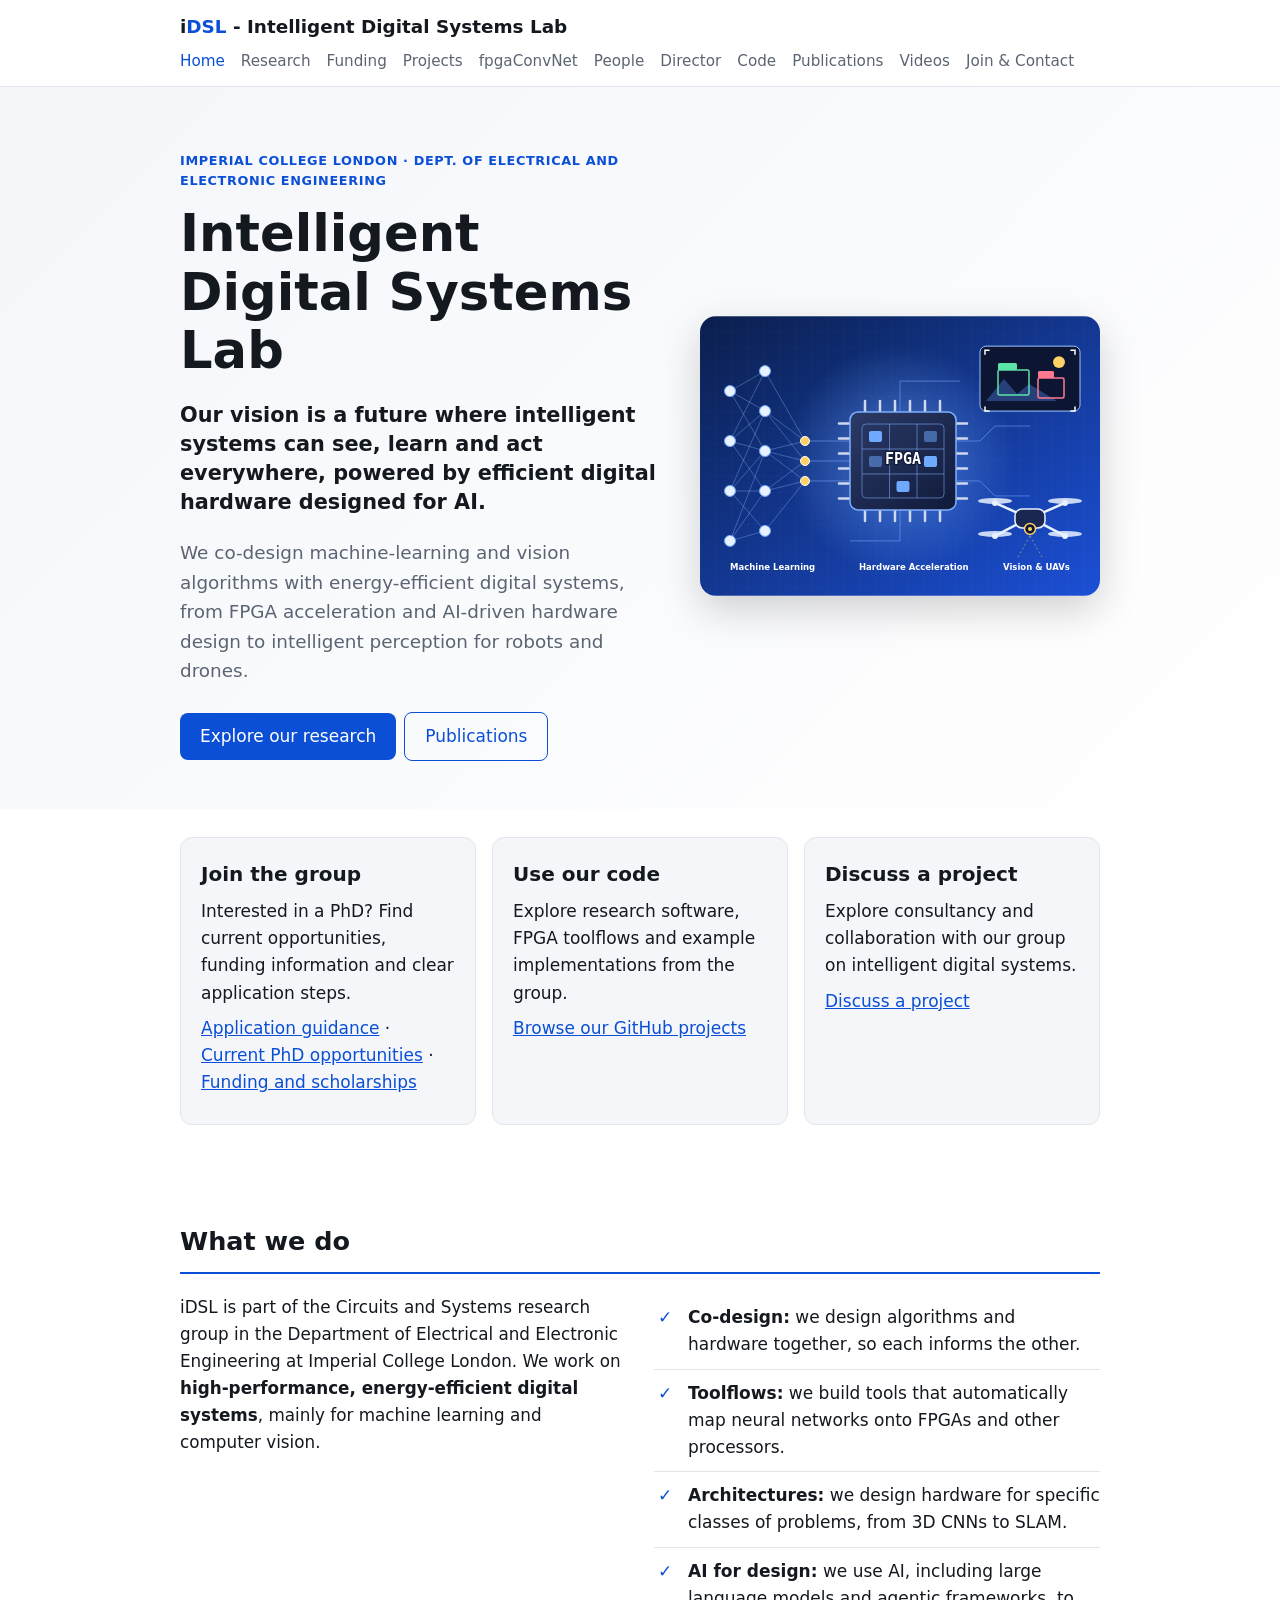
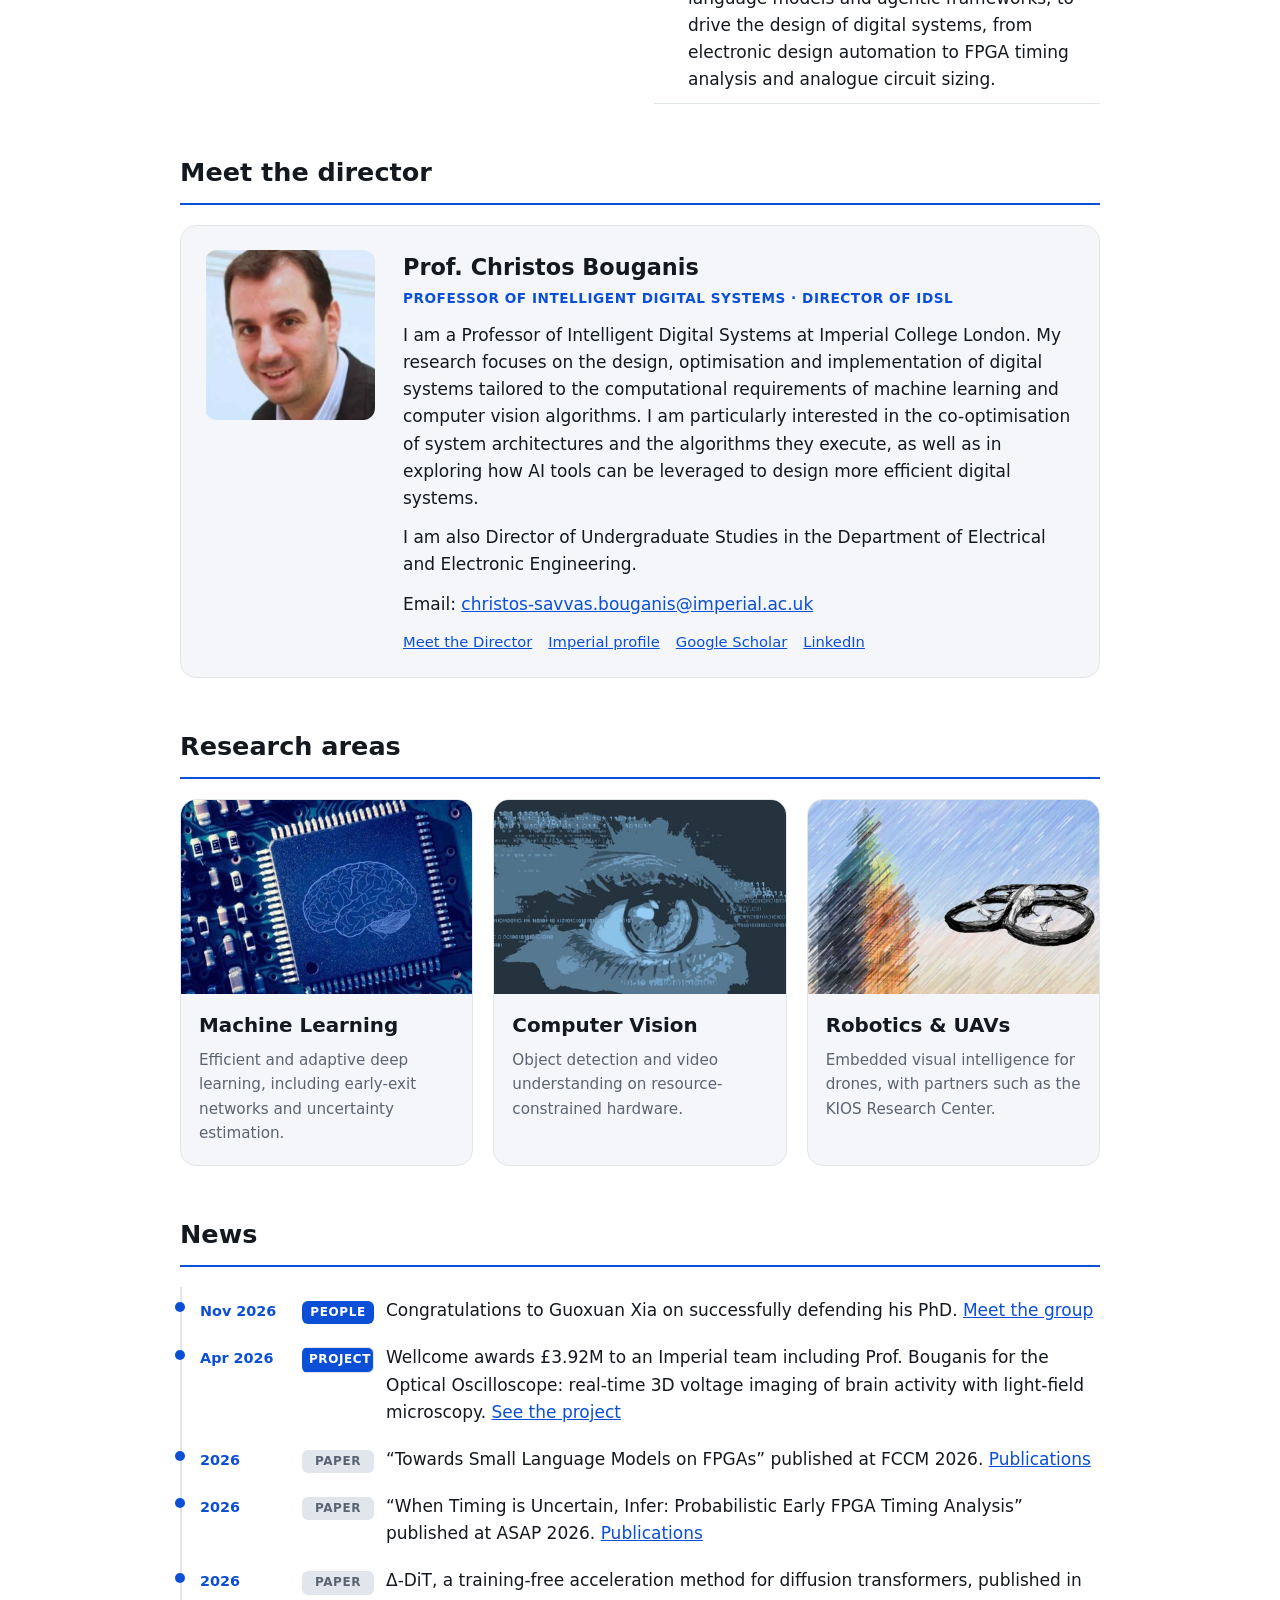
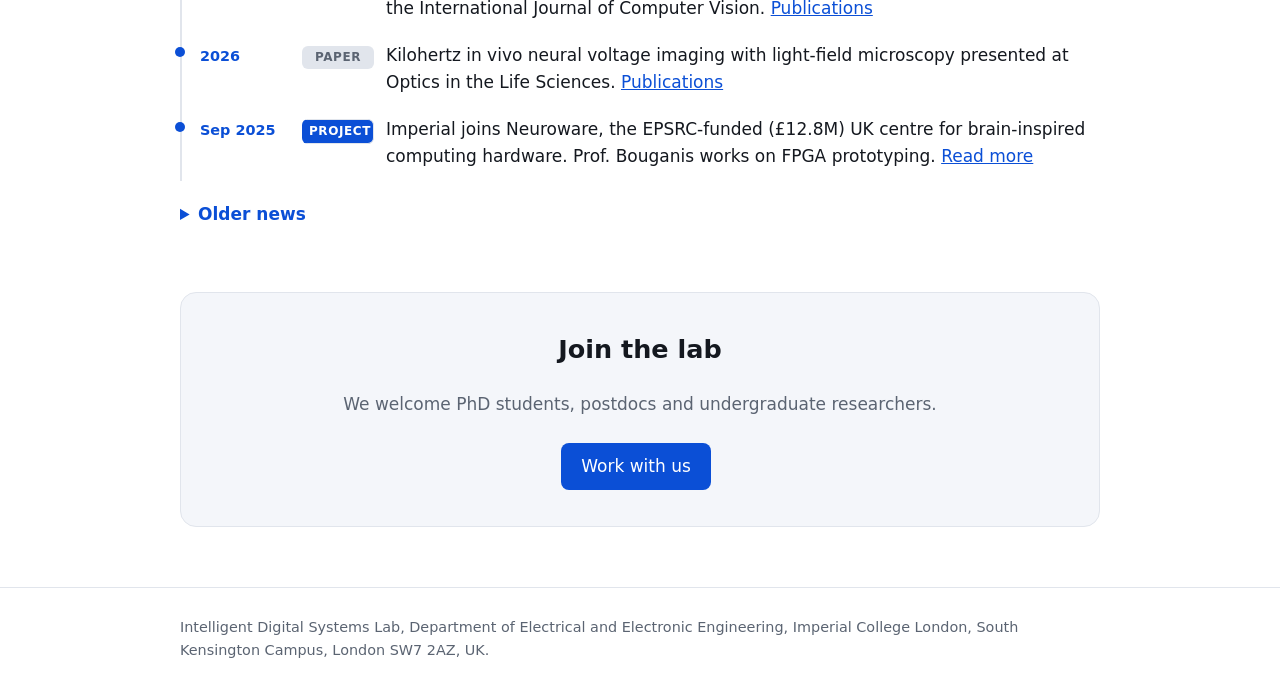
<file: index.html>
<!doctype html><html lang="en"><head><meta charset="utf-8"><meta name="viewport" content="width=device-width,initial-scale=1">
<title>Home | Intelligent Digital Systems Lab</title><!-- seo:start --><meta name="description" content="The Intelligent Digital Systems Lab (iDSL) at Imperial College London designs high-performance, energy-efficient digital systems for machine learning and computer vision."><link rel="canonical" href="https://ccb98.github.io/idsl_website/"><link rel="icon" type="image/svg+xml" href="favicon.svg"><meta name="theme-color" content="#1b4fd6"><meta property="og:site_name" content="Intelligent Digital Systems Lab"><meta property="og:type" content="website"><meta property="og:title" content="Home | Intelligent Digital Systems Lab"><meta property="og:description" content="The Intelligent Digital Systems Lab (iDSL) at Imperial College London designs high-performance, energy-efficient digital systems for machine learning and computer vision."><meta property="og:url" content="https://ccb98.github.io/idsl_website/"><meta property="og:image" content="https://ccb98.github.io/idsl_website/images/social-card.png"><meta property="og:image:alt" content="Intelligent Digital Systems Lab, Imperial College London"><meta name="twitter:card" content="summary_large_image"><meta name="twitter:title" content="Home | Intelligent Digital Systems Lab"><meta name="twitter:description" content="The Intelligent Digital Systems Lab (iDSL) at Imperial College London designs high-performance, energy-efficient digital systems for machine learning and computer vision."><meta name="twitter:image" content="https://ccb98.github.io/idsl_website/images/social-card.png"><script type="application/ld+json">{"@context": "https://schema.org", "@type": "ResearchOrganization", "name": "Intelligent Digital Systems Lab", "url": "https://ccb98.github.io/idsl_website/", "logo": "https://ccb98.github.io/idsl_website/favicon.svg", "parentOrganization": {"@type": "CollegeOrUniversity", "name": "Imperial College London"}, "address": {"@type": "PostalAddress", "streetAddress": "South Kensington Campus", "addressLocality": "London", "postalCode": "SW7 2AZ", "addressCountry": "GB"}}</script><script data-goatcounter="https://ccb98.goatcounter.com/count" async src="https://gc.zgo.at/count.js"></script><!-- seo:end --><link rel="stylesheet" href="style.css?v=e834233d"></head><body>
<header><div class="wrap"><a class="brand" href="index.html">i<span>DSL</span> - Intelligent Digital Systems Lab</a><nav><a href="index.html" class=on>Home</a><a href="research.html">Research</a><a href="funded-research.html">Funding</a><a href="research-projects.html">Projects</a><a href="fpgaconvnet.html">fpgaConvNet</a><a href="people.html">People</a><a href="director.html">Director</a><a href="github.html">Code</a><a href="publications.html">Publications</a><a href="videos.html">Videos</a><a href="join.html">Join &amp; Contact</a></nav></div></header><section class="hero"><div class="wrap hero-in"><div><span class="eyebrow">Imperial College London · Dept. of Electrical and Electronic Engineering</span>
<h1>Intelligent Digital Systems Lab</h1>
<p class="vision-statement">Our vision is a future where intelligent systems can see, learn and act everywhere, powered by efficient digital hardware designed for AI.</p>
<p>We co-design machine-learning and vision algorithms with energy-efficient digital systems, from FPGA acceleration and AI-driven hardware design to intelligent perception for robots and drones.</p>
<a class="btn" href="research.html">Explore our research</a><a class="btn alt" href="publications.html">Publications</a></div>
<img class="hero-img" src="images/hero-research.svg" alt="A neural network feeding an FPGA chip, with object detection and a drone: the research themes of the lab"></div></section>
<section class="home-paths"><div class="wrap grid"><article class="card"><h2>Join the group</h2><p>Interested in a PhD? Find current opportunities, funding information and clear application steps.</p><p><a href="join.html">Application guidance</a> · <a href="https://www.imperial.ac.uk/electrical-engineering/study/phd/funding-and-scholarships/">Current PhD opportunities</a> · <a href="https://www.imperial.ac.uk/electrical-engineering/study/phd/funding-and-scholarships/">Funding and scholarships</a></p></article><article class="card"><h2>Use our code</h2><p>Explore research software, FPGA toolflows and example implementations from the group.</p><p><a href="github.html">Browse our GitHub projects</a></p></article><article class="card"><h2>Discuss a project</h2><p>Explore consultancy and collaboration with our group on intelligent digital systems.</p><p><a href="director.html#consultancy">Discuss a project</a></p></article></div></section>

<main><div class="wrap"><h2 class="sh">What we do</h2><div class="about"><p>iDSL is part of the Circuits and Systems research group in the Department of Electrical and Electronic Engineering at Imperial College London. We work on <b>high-performance, energy-efficient digital systems</b>, mainly for machine learning and computer vision.</p>
<ul class="checks"><li><b>Co-design:</b> we design algorithms and hardware together, so each informs the other.</li><li><b>Toolflows:</b> we build tools that automatically map neural networks onto FPGAs and other processors.</li><li><b>Architectures:</b> we design hardware for specific classes of problems, from 3D CNNs to SLAM.</li><li><b>AI for design:</b> we use AI, including large language models and agentic frameworks, to drive the design of digital systems, from electronic design automation to FPGA timing analysis and analogue circuit sizing.</li></ul></div><h2 class="sh">Meet the director</h2><div class="director"><img src="images/people/christos-bouganis.webp" alt="Prof. Christos Bouganis" loading="lazy"><div><h3>Prof. Christos Bouganis</h3><p class="role">Professor of Intelligent Digital Systems · Director of iDSL</p><p>I am a Professor of Intelligent Digital Systems at Imperial College London. My research focuses on the design, optimisation and implementation of digital systems tailored to the computational requirements of machine learning and computer vision algorithms. I am particularly interested in the co-optimisation of system architectures and the algorithms they execute, as well as in exploring how AI tools can be leveraged to design more efficient digital systems.</p><p>I am also Director of Undergraduate Studies in the Department of Electrical and Electronic Engineering.</p><p>Email: <a href="mailto:christos-savvas.bouganis@imperial.ac.uk">christos-savvas.bouganis@imperial.ac.uk</a></p><p class="links"><a href="director.html">Meet the Director</a> <a href="https://profiles.imperial.ac.uk/christos-savvas.bouganis">Imperial profile</a> <a href="https://scholar.google.com/citations?user=A-XGmNoAAAAJ">Google Scholar</a> <a href="https://www.linkedin.com/in/christos-savvas-bouganis-0983b48/">LinkedIn</a></p></div></div><h2 class="sh">Research areas</h2><div class="areas"><a class="area" href="research.html"><img src="images/research/machine-learning.jpg" alt="Machine Learning" loading="lazy"><div><h3>Machine Learning</h3><p>Efficient and adaptive deep learning, including early-exit networks and uncertainty estimation.</p></div></a><a class="area" href="research.html"><img src="images/research/computer-vision.jpg" alt="Computer Vision" loading="lazy"><div><h3>Computer Vision</h3><p>Object detection and video understanding on resource-constrained hardware.</p></div></a><a class="area" href="research.html"><img src="images/research/uavs.webp" alt="Robotics &amp; UAVs" loading="lazy"><div><h3>Robotics &amp; UAVs</h3><p>Embedded visual intelligence for drones, with partners such as the KIOS Research Center.</p></div></a></div>
<h2 class="sh">News</h2><ul class="news"><li><span class="nd">Nov 2026</span><span class="nc"><span class="ntag people">People</span><span class="nt">Congratulations to Guoxuan Xia on successfully defending his PhD. <a href="people.html">Meet the group</a></span></span></li><li><span class="nd">Apr 2026</span><span class="nc"><span class="ntag project">Project</span><span class="nt">Wellcome awards £3.92M to an Imperial team including Prof. Bouganis for the Optical Oscilloscope: real-time 3D voltage imaging of brain activity with light-field microscopy. <a href="funded-research.html">See the project</a></span></span></li><li><span class="nd">2026</span><span class="nc"><span class="ntag paper">Paper</span><span class="nt">“Towards Small Language Models on FPGAs” published at FCCM 2026. <a href="publications.html">Publications</a></span></span></li><li><span class="nd">2026</span><span class="nc"><span class="ntag paper">Paper</span><span class="nt">“When Timing is Uncertain, Infer: Probabilistic Early FPGA Timing Analysis” published at ASAP 2026. <a href="publications.html">Publications</a></span></span></li><li><span class="nd">2026</span><span class="nc"><span class="ntag paper">Paper</span><span class="nt">Δ-DiT, a training-free acceleration method for diffusion transformers, published in the International Journal of Computer Vision. <a href="publications.html">Publications</a></span></span></li><li><span class="nd">2026</span><span class="nc"><span class="ntag paper">Paper</span><span class="nt">Kilohertz in vivo neural voltage imaging with light-field microscopy presented at Optics in the Life Sciences. <a href="publications.html">Publications</a></span></span></li><li><span class="nd">Sep 2025</span><span class="nc"><span class="ntag project">Project</span><span class="nt">Imperial joins Neuroware, the EPSRC-funded (£12.8M) UK centre for brain-inspired computing hardware. Prof. Bouganis works on FPGA prototyping. <a href="https://www.imperial.ac.uk/news/268833/imperial-joins-uk-innovation-centre-brain-inspired/">Read more</a></span></span></li></ul><details class="more"><summary>Older news</summary><ul class="news"><li><span class="nd">2025</span><span class="nc"><span class="ntag paper">Paper</span><span class="nt">ITERA-LLM, sub-8-bit large language model inference via iterative tensor decomposition, published at FCCM 2025. <a href="publications.html">Publications</a></span></span></li><li><span class="nd">2025</span><span class="nc"><span class="ntag paper">Paper</span><span class="nt">A resource-aware Gaussian belief propagation accelerator toolflow published at DATE 2025. <a href="publications.html">Publications</a></span></span></li><li><span class="nd">Jan 2025</span><span class="nc"><span class="ntag project">Project</span><span class="nt">HAMLET starts: an EU Horizon Europe project (2025–2027) bringing generative AI tools to cultural and creative industries. <a href="funded-research.html">See the project</a></span></span></li><li><span class="nd">Mar 2024</span><span class="nc"><span class="ntag paper">Paper</span><span class="nt">SMOF, streaming modern CNNs on FPGAs with smart off-chip eviction, accepted at FCCM 2024. <a href="publications.html">Publications</a></span></span></li><li><span class="nd">Jul 2023</span><span class="nc"><span class="ntag paper">Paper</span><span class="nt">Early-exit uncertainty estimation work accepted at ICCV 2023. <a href="publications.html">Publications</a></span></span></li></ul></details>
<section class="cta"><h2>Join the lab</h2><p>We welcome PhD students, postdocs and undergraduate researchers.</p><a class="btn" href="join.html">Work with us</a></section></div></main><footer><div class="wrap">Intelligent Digital Systems Lab, Department of Electrical and Electronic Engineering, Imperial College London, South Kensington Campus, London SW7 2AZ, UK.</div></footer></body></html>
</file>
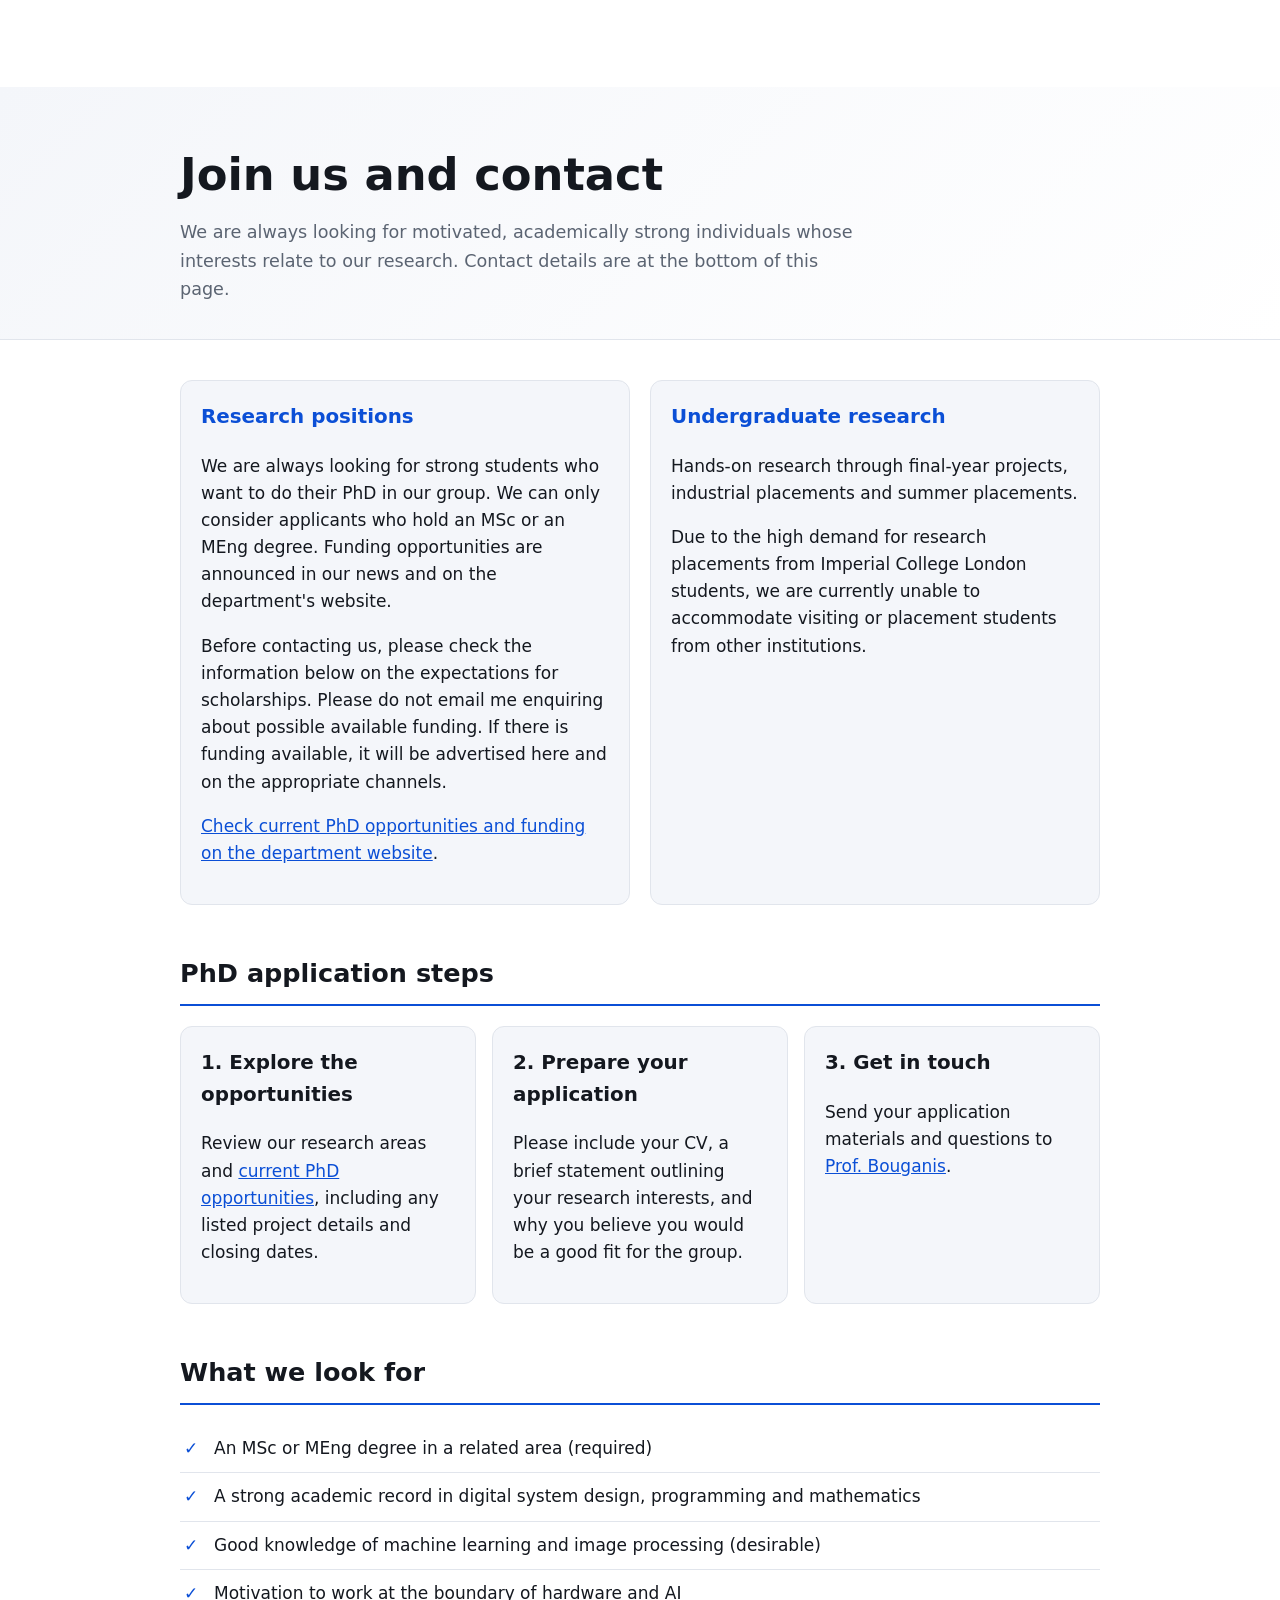
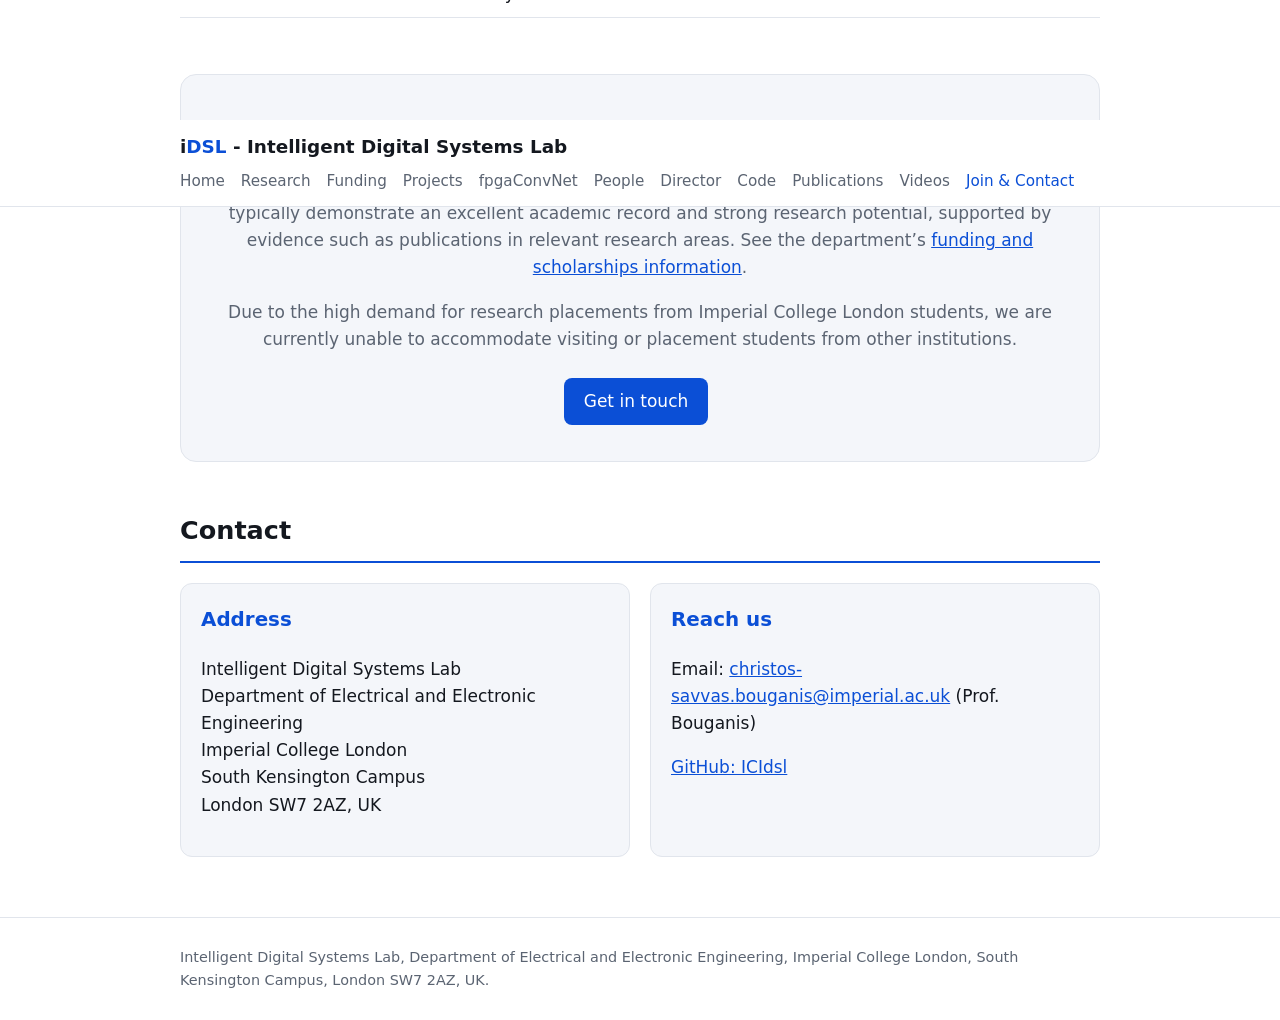
<file: contact.html>
<!doctype html><html lang="en"><head><meta charset="utf-8"><title>Contact | Intelligent Digital Systems Lab</title><meta name="robots" content="noindex"><meta http-equiv="refresh" content="0; url=join.html#contact"><link rel="canonical" href="https://ccb98.github.io/idsl_website/join.html"></head><body><p>Contact details have moved to <a href="join.html#contact">Join &amp; Contact</a>.</p></body></html>
</file>
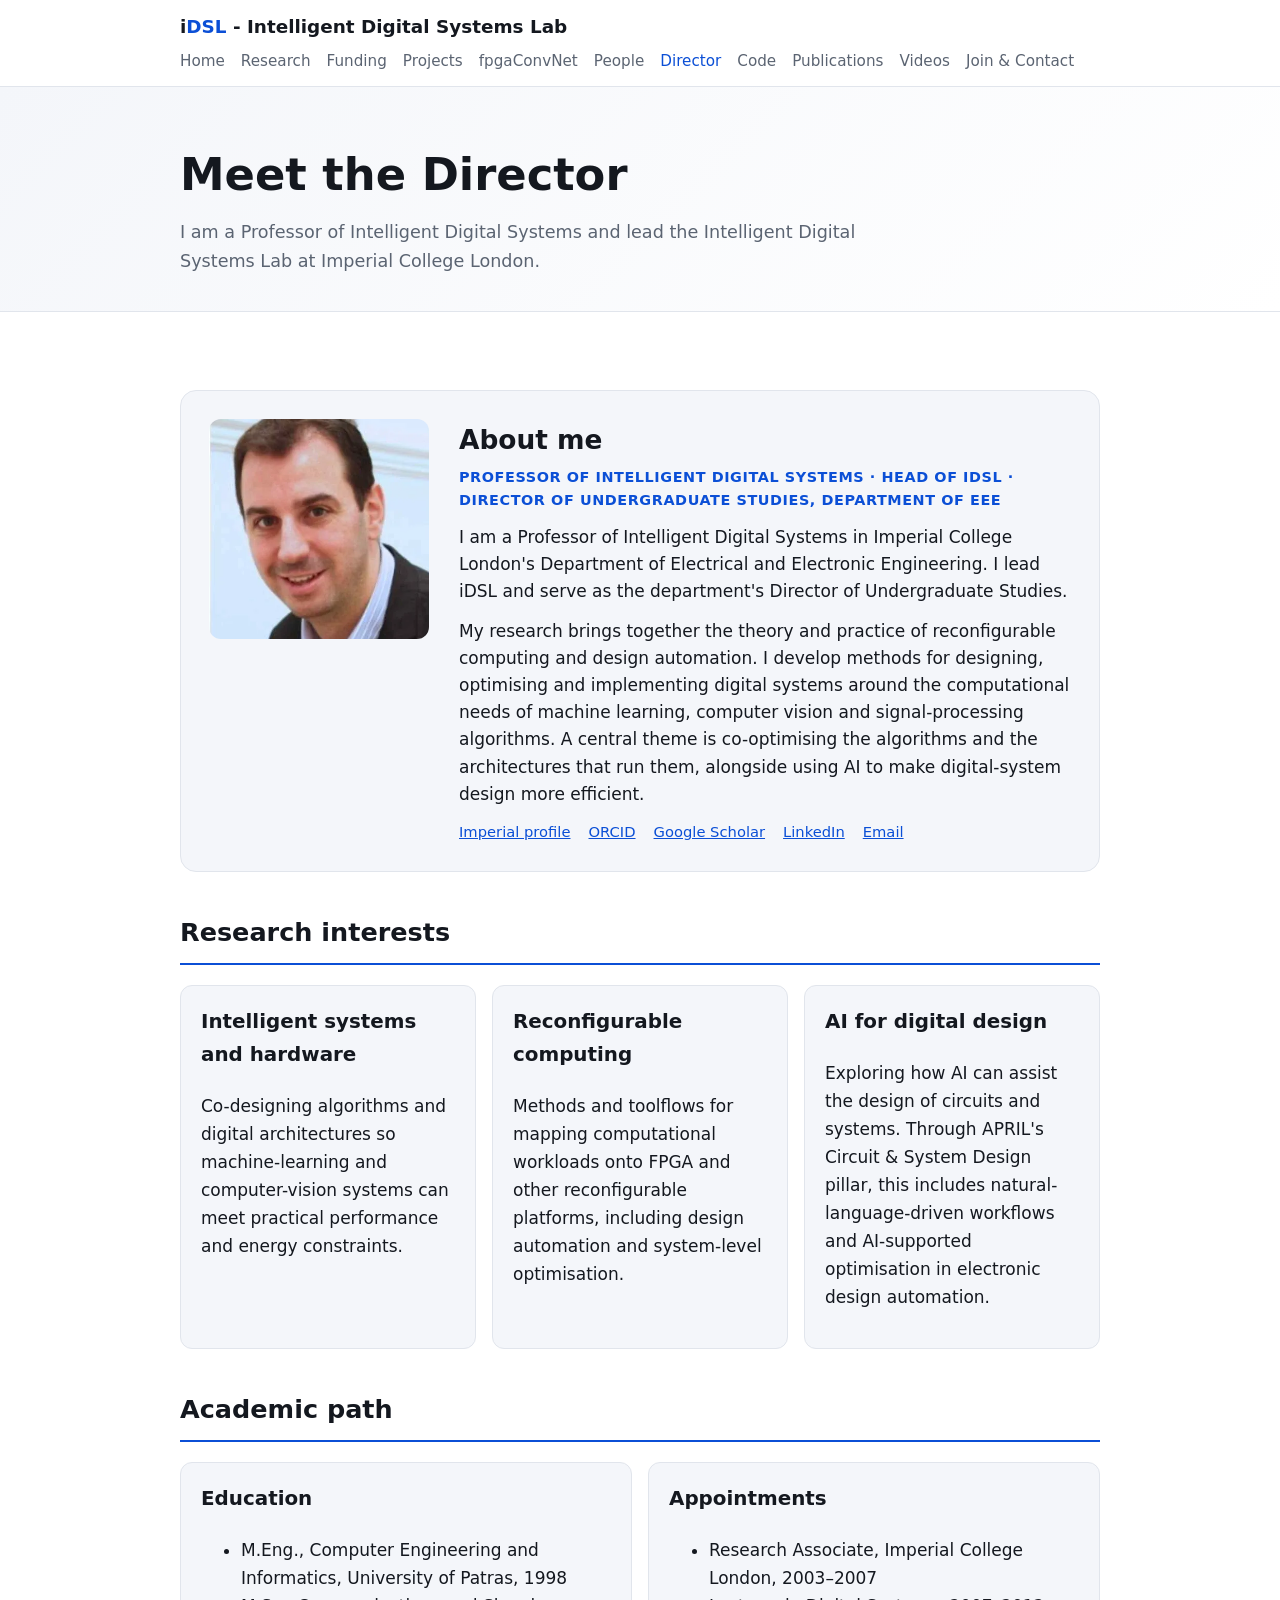
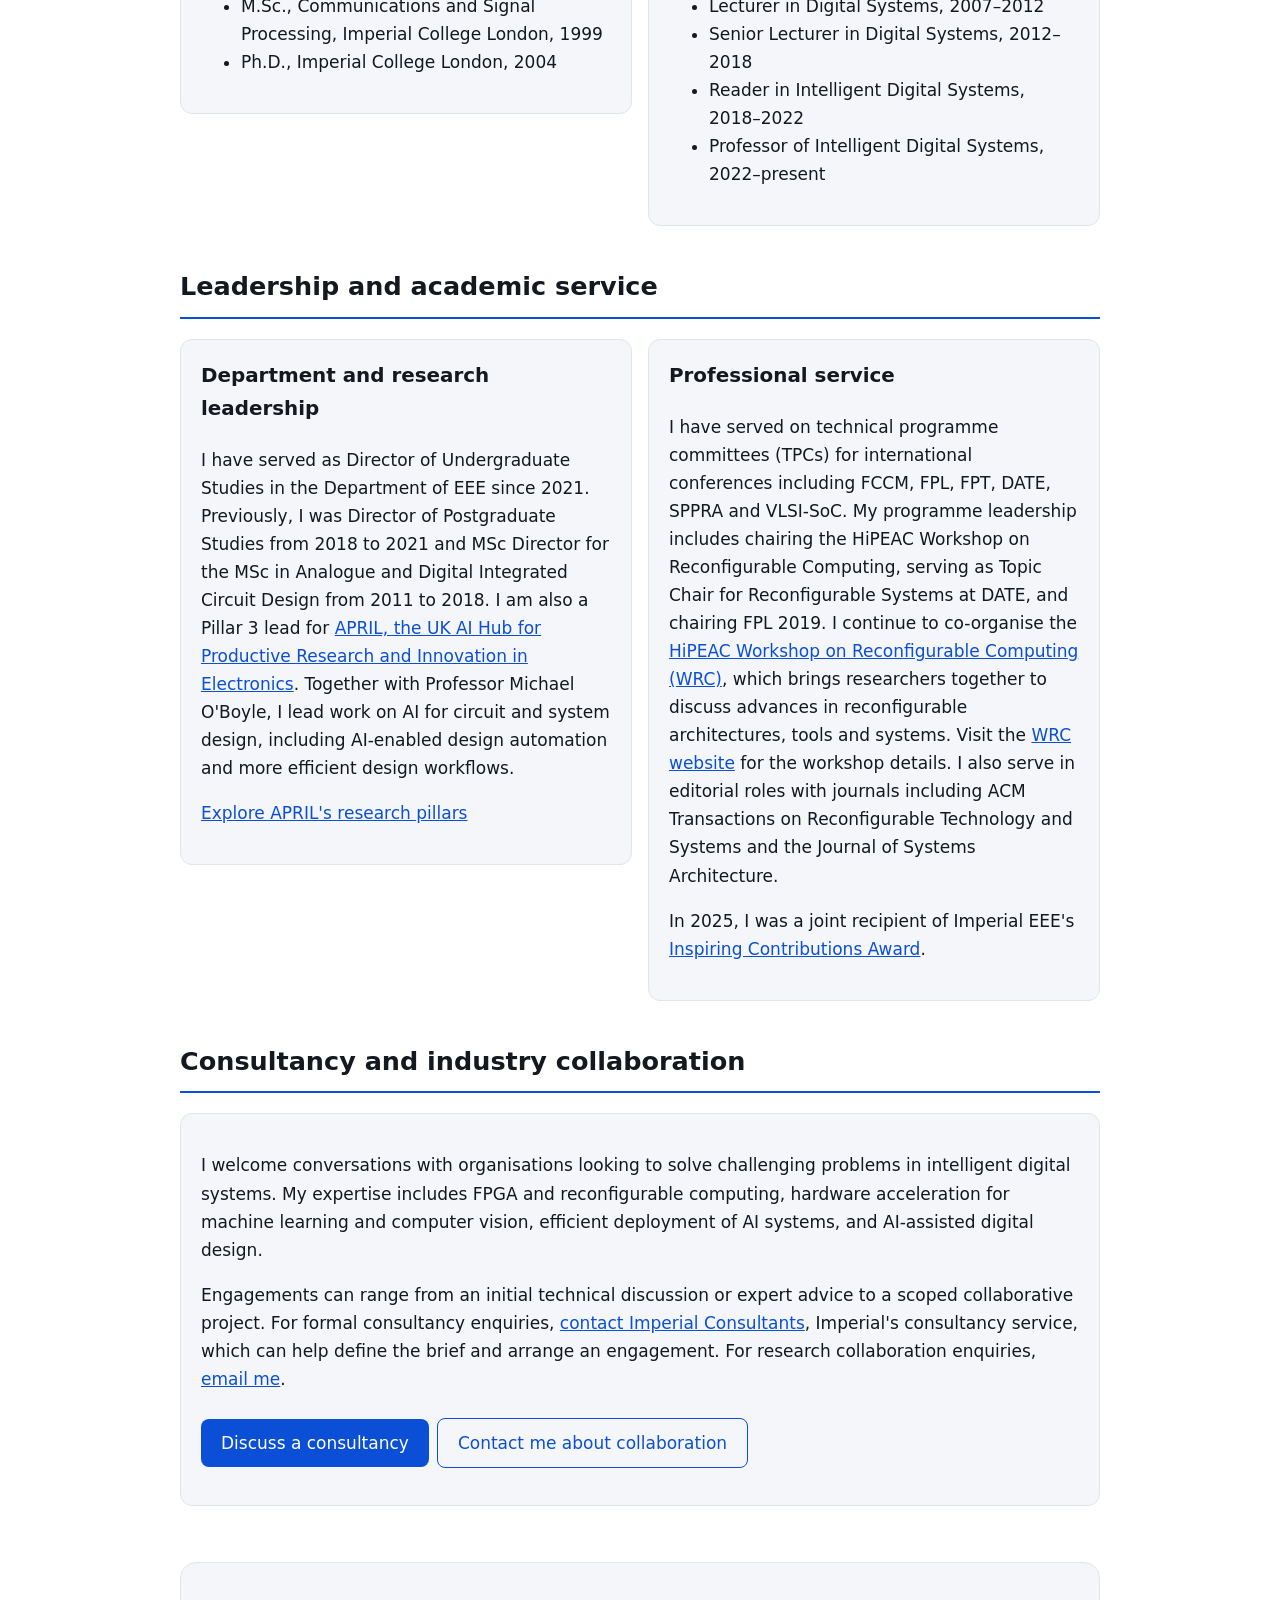
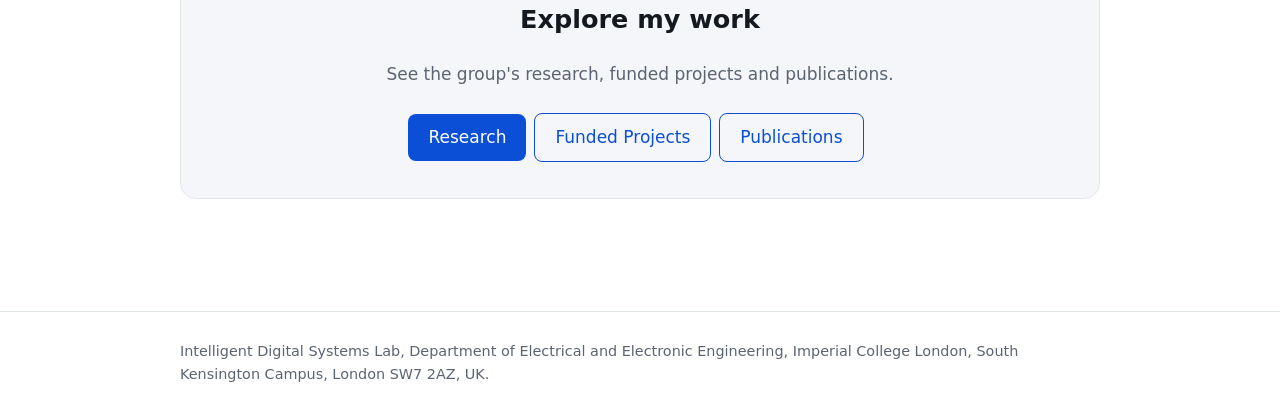
<file: director.html>
<!doctype html><html lang="en"><head><meta charset="utf-8"><meta name="viewport" content="width=device-width,initial-scale=1">
<title>Meet the Director | Intelligent Digital Systems Lab</title><!-- seo:start --><meta name="description" content="Prof. Christos Bouganis, Director of the Intelligent Digital Systems Lab at Imperial College London."><link rel="canonical" href="https://ccb98.github.io/idsl_website/director.html"><link rel="icon" type="image/svg+xml" href="favicon.svg"><meta name="theme-color" content="#1b4fd6"><meta property="og:site_name" content="Intelligent Digital Systems Lab"><meta property="og:type" content="website"><meta property="og:title" content="Meet the Director | Intelligent Digital Systems Lab"><meta property="og:description" content="Prof. Christos Bouganis, Director of the Intelligent Digital Systems Lab at Imperial College London."><meta property="og:url" content="https://ccb98.github.io/idsl_website/director.html"><meta property="og:image" content="https://ccb98.github.io/idsl_website/images/social-card.png"><meta property="og:image:alt" content="Intelligent Digital Systems Lab, Imperial College London"><meta name="twitter:card" content="summary_large_image"><meta name="twitter:title" content="Meet the Director | Intelligent Digital Systems Lab"><meta name="twitter:description" content="Prof. Christos Bouganis, Director of the Intelligent Digital Systems Lab at Imperial College London."><meta name="twitter:image" content="https://ccb98.github.io/idsl_website/images/social-card.png"><script data-goatcounter="https://ccb98.goatcounter.com/count" async src="https://gc.zgo.at/count.js"></script><!-- seo:end --><link rel="stylesheet" href="style.css?v=e834233d"></head><body>
<header><div class="wrap"><a class="brand" href="index.html">i<span>DSL</span> - Intelligent Digital Systems Lab</a><nav><a href="index.html">Home</a><a href="research.html">Research</a><a href="funded-research.html">Funding</a><a href="research-projects.html">Projects</a><a href="fpgaconvnet.html">fpgaConvNet</a><a href="people.html">People</a><a href="director.html" class="on">Director</a><a href="github.html">Code</a><a href="publications.html">Publications</a><a href="videos.html">Videos</a><a href="join.html">Join &amp; Contact</a></nav></div></header><section class="pagehead"><div class="wrap"><h1>Meet the Director</h1><p>I am a Professor of Intelligent Digital Systems and lead the Intelligent Digital Systems Lab at Imperial College London.</p></div></section>
<main><div class="wrap director-page">
<section class="director director-profile"><img src="images/people/christos-bouganis.webp" alt="Professor Christos-Savvas Bouganis"><div><h2>About me</h2><p class="role">Professor of Intelligent Digital Systems · Head of iDSL · Director of Undergraduate Studies, Department of EEE</p><p>I am a Professor of Intelligent Digital Systems in Imperial College London's Department of Electrical and Electronic Engineering. I lead iDSL and serve as the department's Director of Undergraduate Studies.</p><p>My research brings together the theory and practice of reconfigurable computing and design automation. I develop methods for designing, optimising and implementing digital systems around the computational needs of machine learning, computer vision and signal-processing algorithms. A central theme is co-optimising the algorithms and the architectures that run them, alongside using AI to make digital-system design more efficient.</p><p class="links"><a href="https://profiles.imperial.ac.uk/christos-savvas.bouganis">Imperial profile</a><a href="https://orcid.org/0000-0002-4906-4510">ORCID</a><a href="https://scholar.google.com/citations?user=A-XGmNoAAAAJ">Google Scholar</a><a href="https://www.linkedin.com/in/christos-savvas-bouganis-0983b48/">LinkedIn</a><a href="mailto:christos-savvas.bouganis@imperial.ac.uk">Email</a></p></div></section>
<section class="psec"><h2>Research interests</h2><div class="grid"><article class="card"><h3>Intelligent systems and hardware</h3><p>Co-designing algorithms and digital architectures so machine-learning and computer-vision systems can meet practical performance and energy constraints.</p></article><article class="card"><h3>Reconfigurable computing</h3><p>Methods and toolflows for mapping computational workloads onto FPGA and other reconfigurable platforms, including design automation and system-level optimisation.</p></article><article class="card"><h3>AI for digital design</h3><p>Exploring how AI can assist the design of circuits and systems. Through APRIL's Circuit &amp; System Design pillar, this includes natural-language-driven workflows and AI-supported optimisation in electronic design automation.</p></article></div></section>
<section class="psec"><h2>Academic path</h2><div class="split"><article class="card"><h3>Education</h3><ul><li>M.Eng., Computer Engineering and Informatics, University of Patras, 1998</li><li>M.Sc., Communications and Signal Processing, Imperial College London, 1999</li><li>Ph.D., Imperial College London, 2004</li></ul></article><article class="card"><h3>Appointments</h3><ul><li>Research Associate, Imperial College London, 2003–2007</li><li>Lecturer in Digital Systems, 2007–2012</li><li>Senior Lecturer in Digital Systems, 2012–2018</li><li>Reader in Intelligent Digital Systems, 2018–2022</li><li>Professor of Intelligent Digital Systems, 2022–present</li></ul></article></div></section>
<section class="psec"><h2>Leadership and academic service</h2><div class="split"><article class="card"><h3>Department and research leadership</h3><p>I have served as Director of Undergraduate Studies in the Department of EEE since 2021. Previously, I was Director of Postgraduate Studies from 2018 to 2021 and MSc Director for the MSc in Analogue and Digital Integrated Circuit Design from 2011 to 2018. I am also a Pillar 3 lead for <a href="https://www.april.ac.uk/research/">APRIL, the UK AI Hub for Productive Research and Innovation in Electronics</a>. Together with Professor Michael O'Boyle, I lead work on AI for circuit and system design, including AI-enabled design automation and more efficient design workflows.</p><p><a href="https://www.april.ac.uk/research/">Explore APRIL's research pillars</a></p></article><article class="card"><h3>Professional service</h3><p>I have served on technical programme committees (TPCs) for international conferences including FCCM, FPL, FPT, DATE, SPPRA and VLSI-SoC. My programme leadership includes chairing the HiPEAC Workshop on Reconfigurable Computing, serving as Topic Chair for Reconfigurable Systems at DATE, and chairing FPL 2019. I continue to co-organise the <a href="https://www.hipeac.net/events/sessions/8329/wrc-workshop-reconfigurable-computing/">HiPEAC Workshop on Reconfigurable Computing (WRC)</a>, which brings researchers together to discuss advances in reconfigurable architectures, tools and systems. Visit the <a href="https://www.fe.up.pt/wrc2027">WRC website</a> for the workshop details. I also serve in editorial roles with journals including ACM Transactions on Reconfigurable Technology and Systems and the Journal of Systems Architecture.</p><p>In 2025, I was a joint recipient of Imperial EEE's <a href="https://www.imperial.ac.uk/news/articles/engineering/electrical-engineering/2026/eee-staff-contribution-awards-recognising-care-commitment-and-impact/">Inspiring Contributions Award</a>.</p></article></div></section>
<section class="psec consultancy" id="consultancy"><h2>Consultancy and industry collaboration</h2><div class="card"><p>I welcome conversations with organisations looking to solve challenging problems in intelligent digital systems. My expertise includes FPGA and reconfigurable computing, hardware acceleration for machine learning and computer vision, efficient deployment of AI systems, and AI-assisted digital design.</p><p>Engagements can range from an initial technical discussion or expert advice to a scoped collaborative project. For formal consultancy enquiries, <a href="https://www.imperial-consultants.co.uk/contact-us/">contact Imperial Consultants</a>, Imperial's consultancy service, which can help define the brief and arrange an engagement. For research collaboration enquiries, <a href="mailto:christos-savvas.bouganis@imperial.ac.uk">email me</a>.</p><p><a class="btn" href="https://www.imperial-consultants.co.uk/contact-us/">Discuss a consultancy</a><a class="btn alt" href="mailto:christos-savvas.bouganis@imperial.ac.uk">Contact me about collaboration</a></p></div></section>
<section class="cta"><h2>Explore my work</h2><p>See the group's research, funded projects and publications.</p><a class="btn" href="research.html">Research</a><a class="btn alt" href="funded-research.html">Funded Projects</a><a class="btn alt" href="publications.html">Publications</a></section>
</div></main>
<footer><div class="wrap">Intelligent Digital Systems Lab, Department of Electrical and Electronic Engineering, Imperial College London, South Kensington Campus, London SW7 2AZ, UK.</div></footer></body></html>
</file>
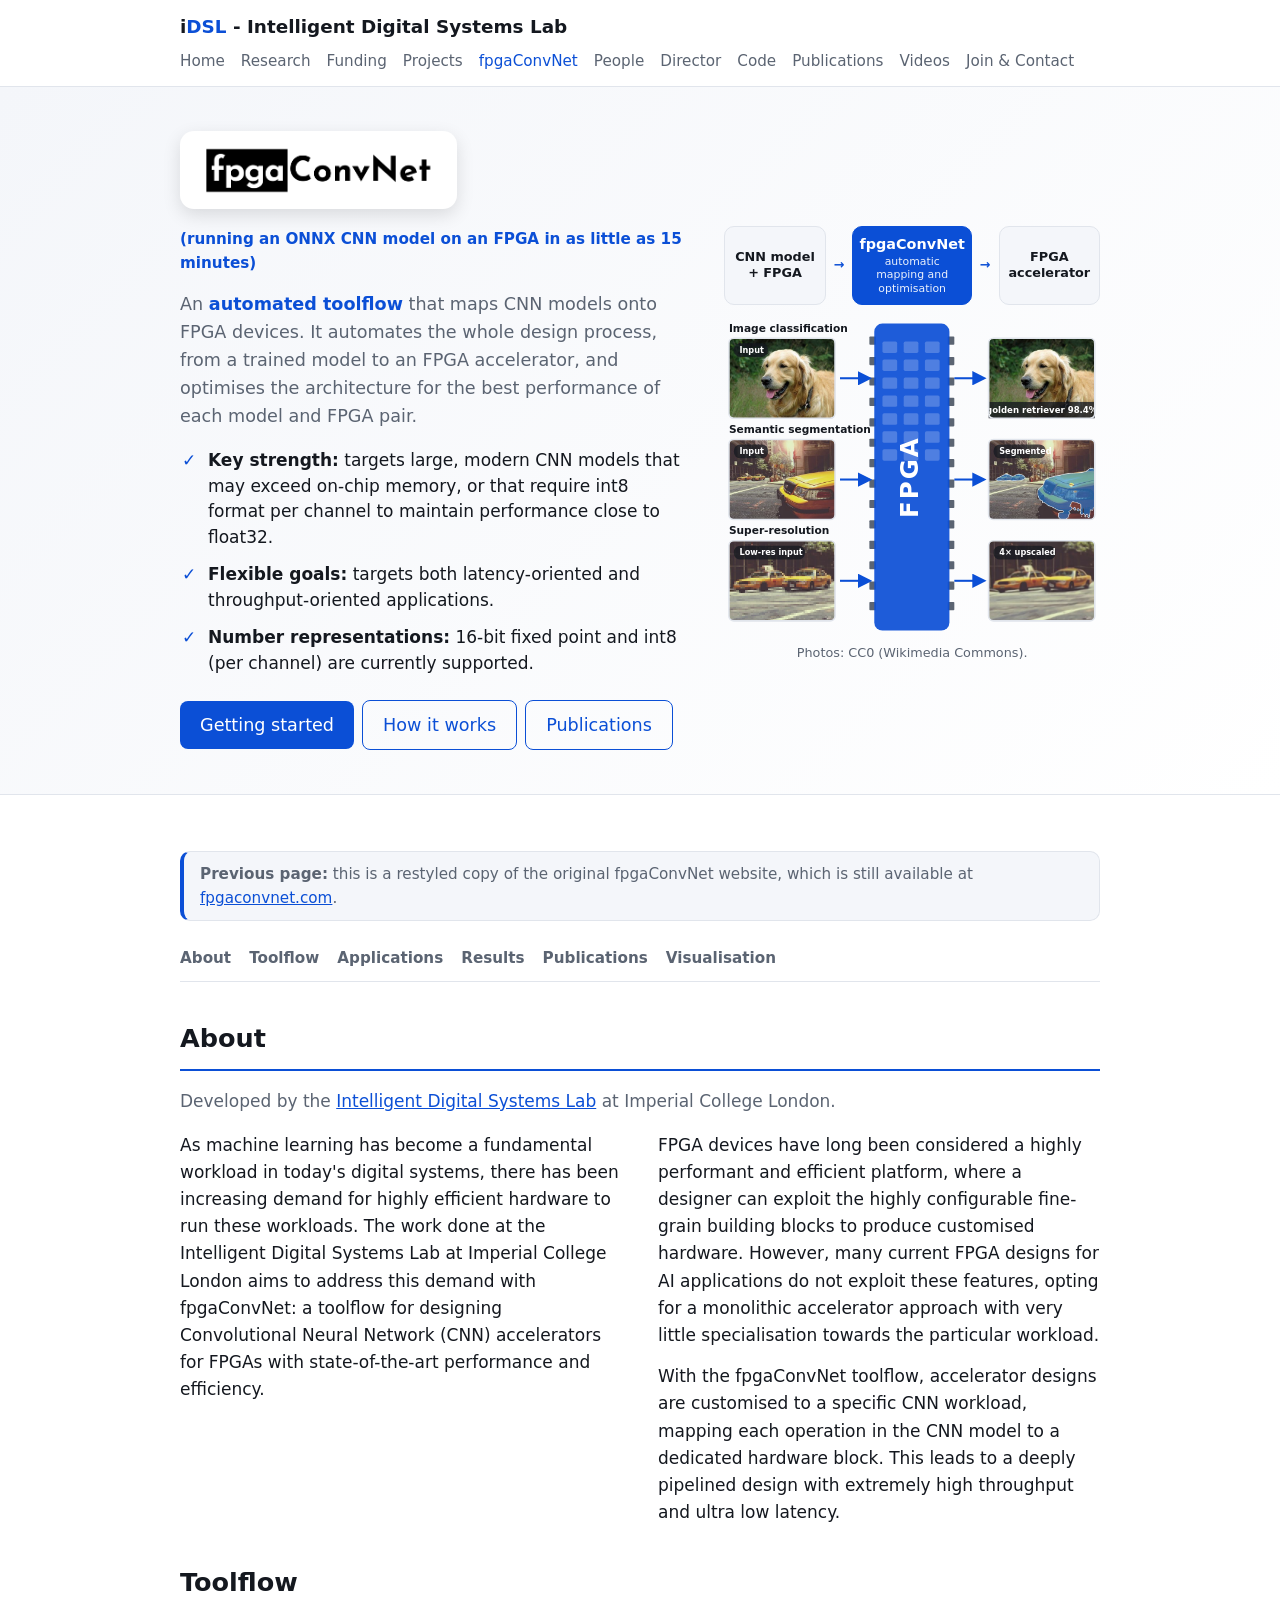
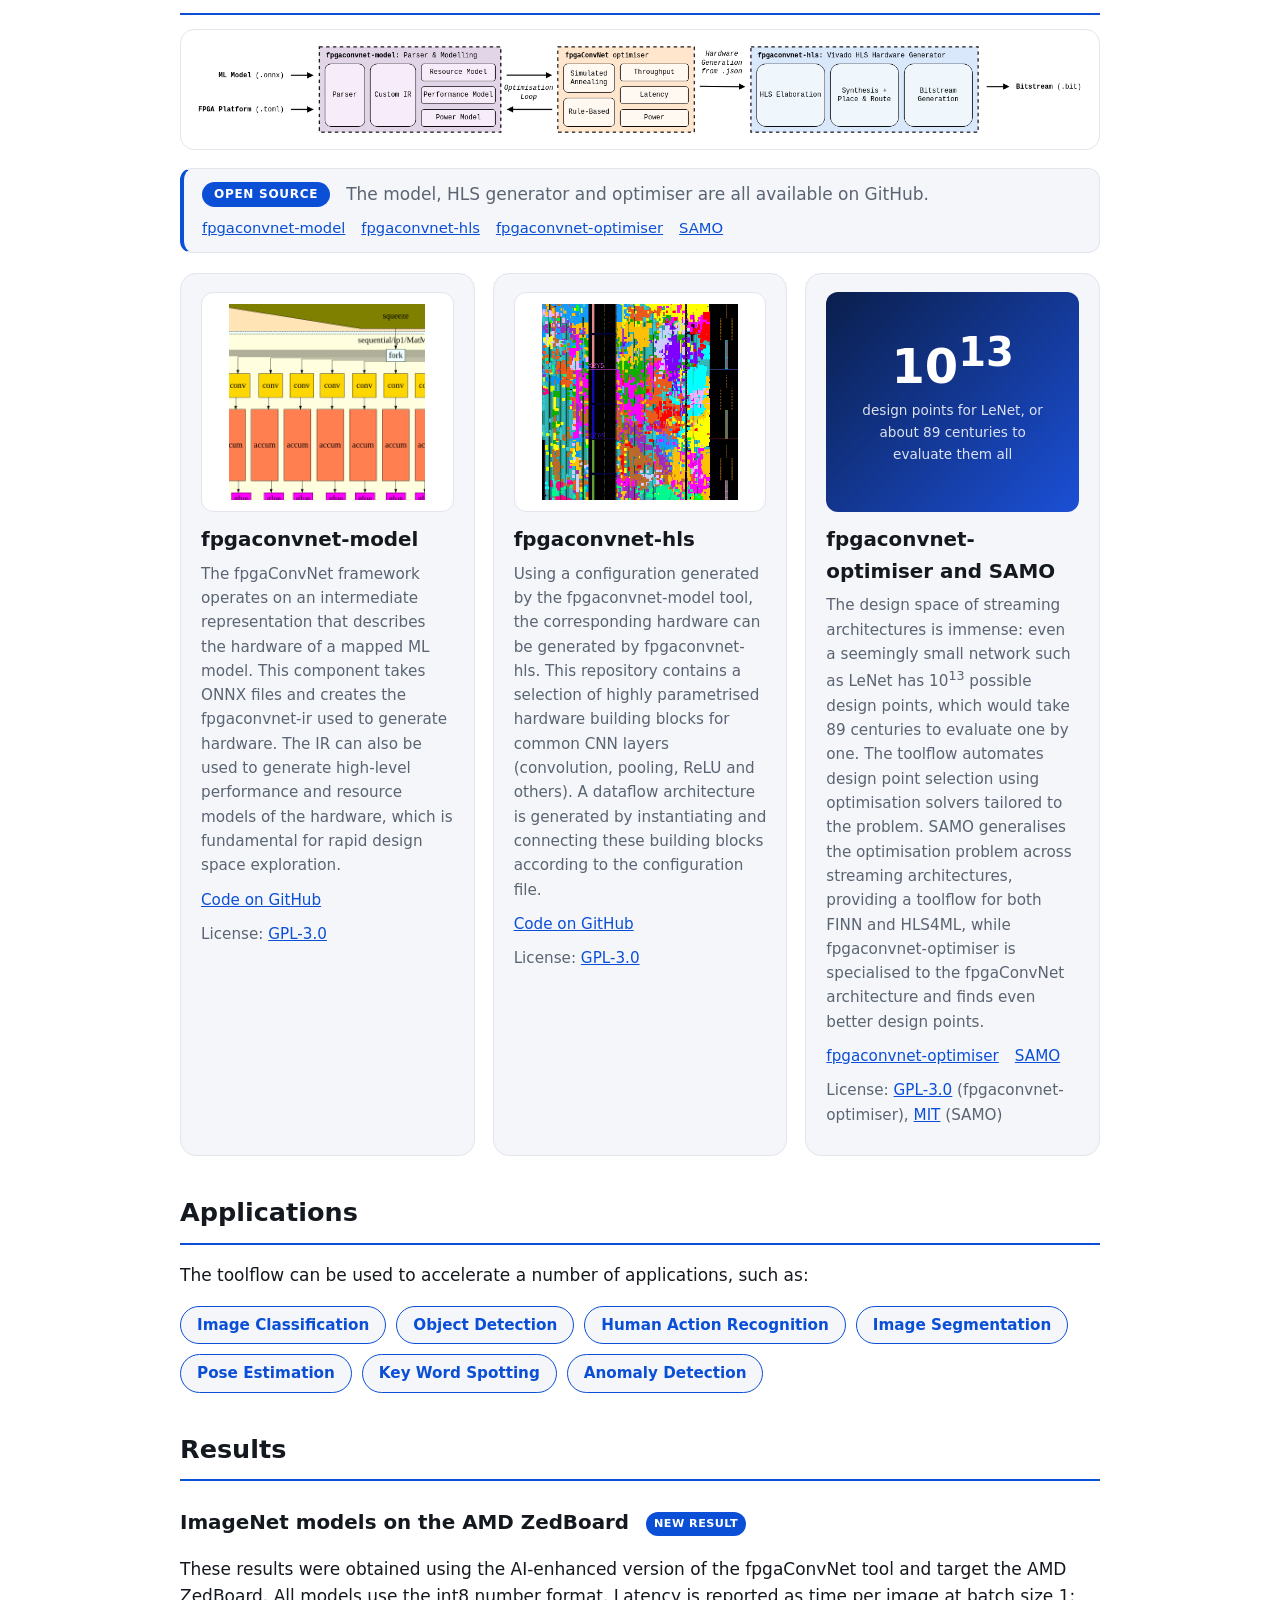
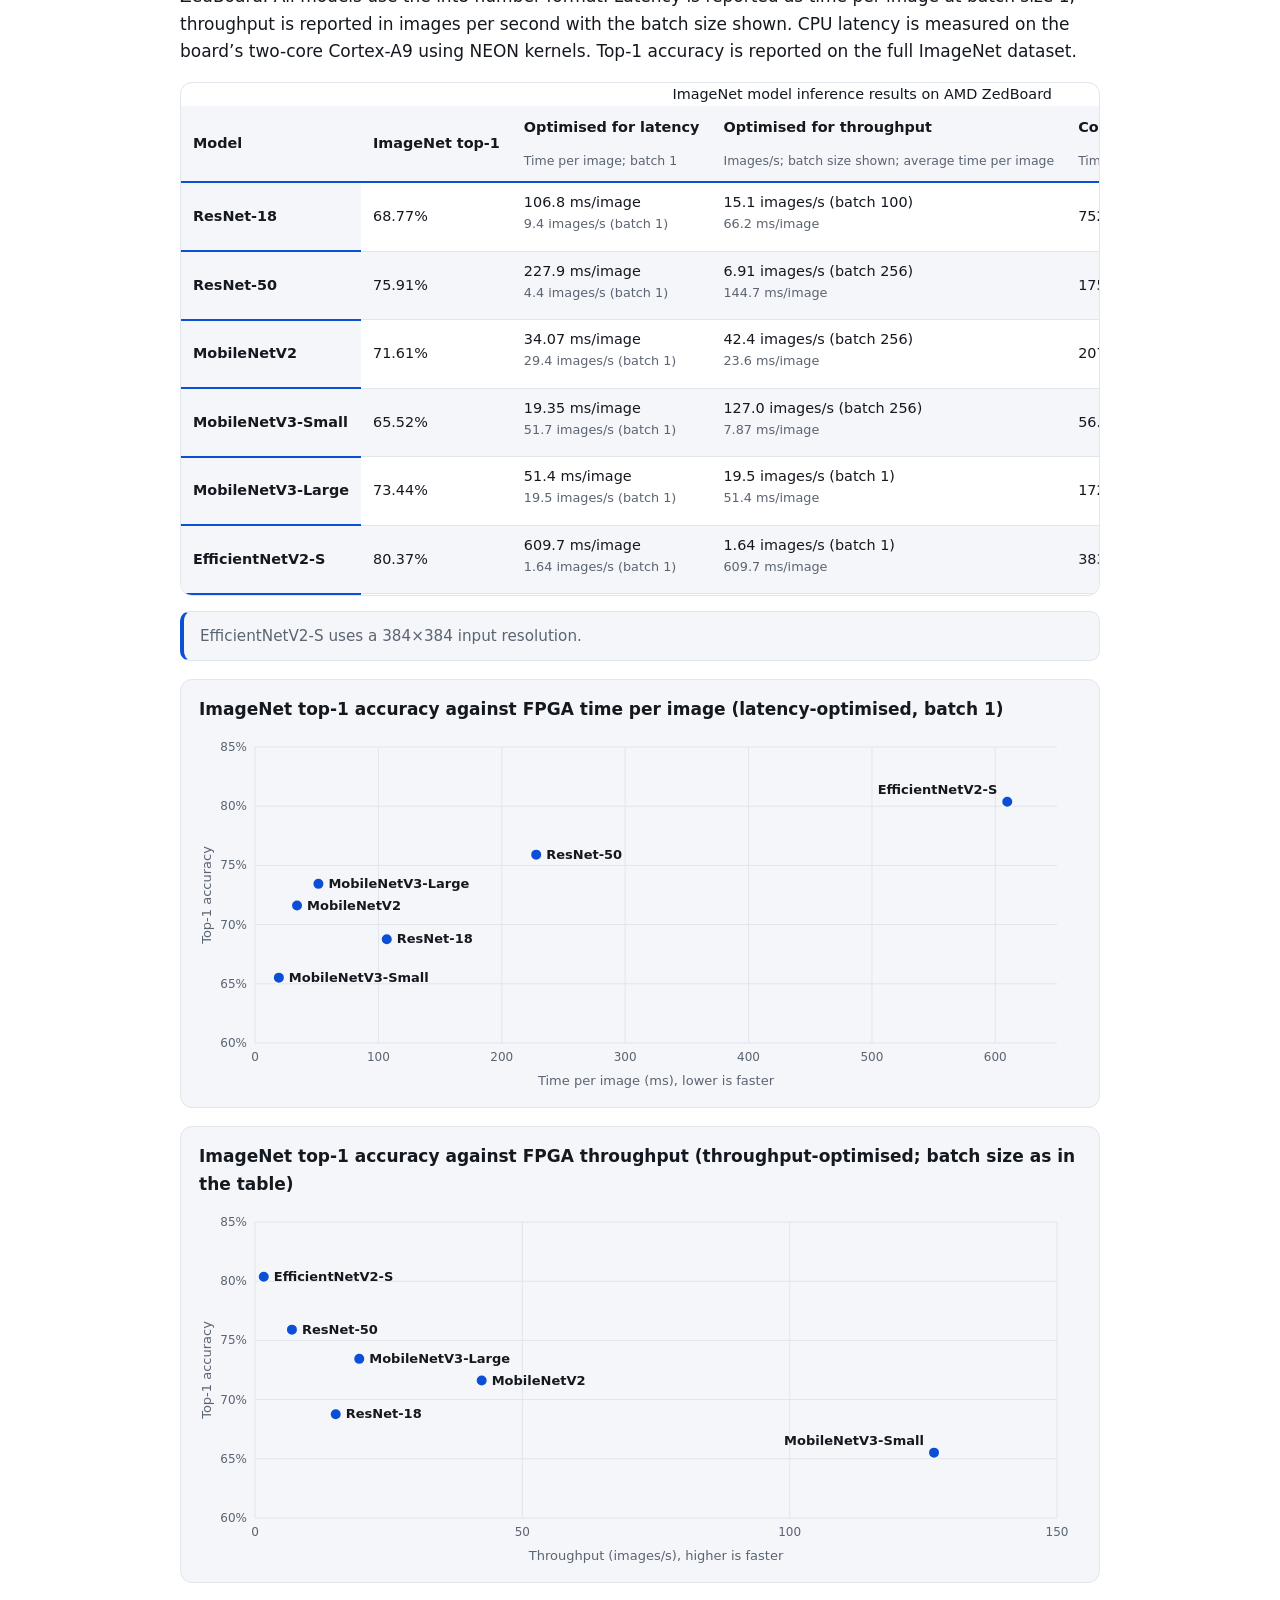
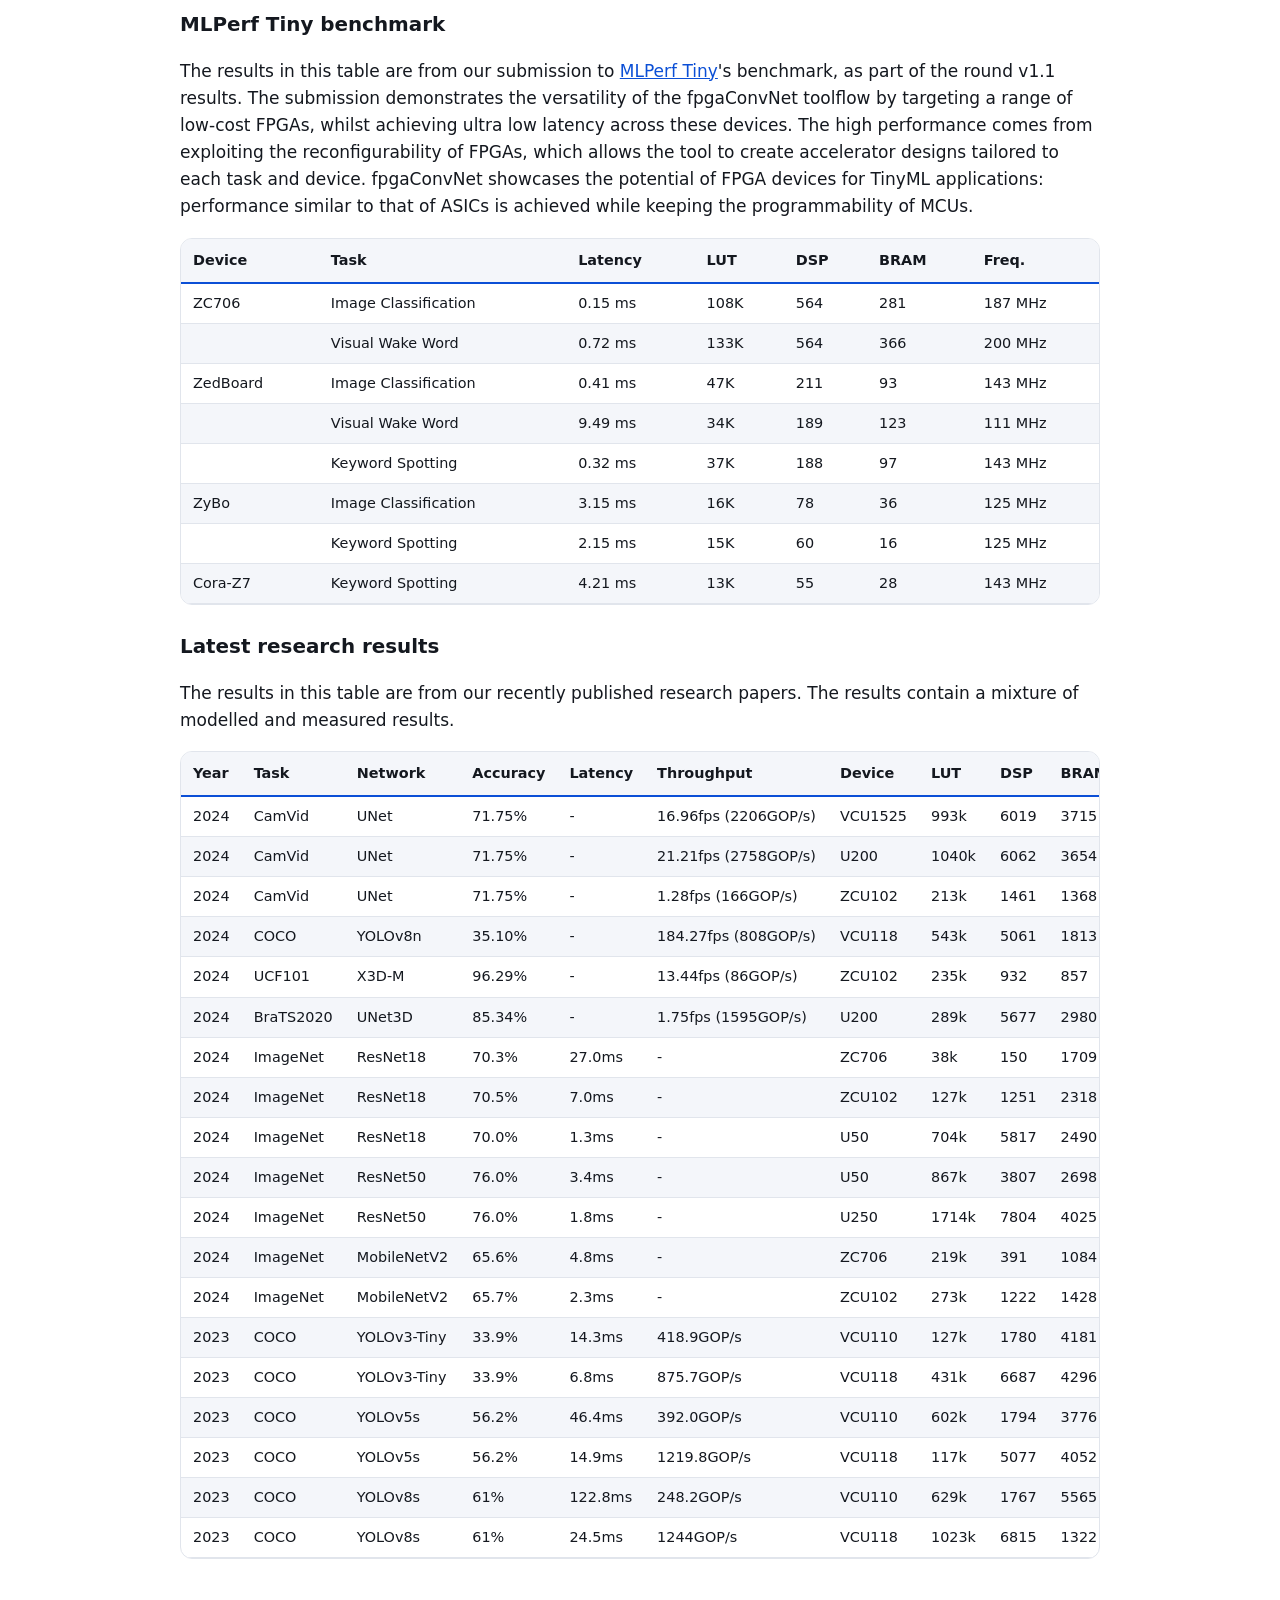
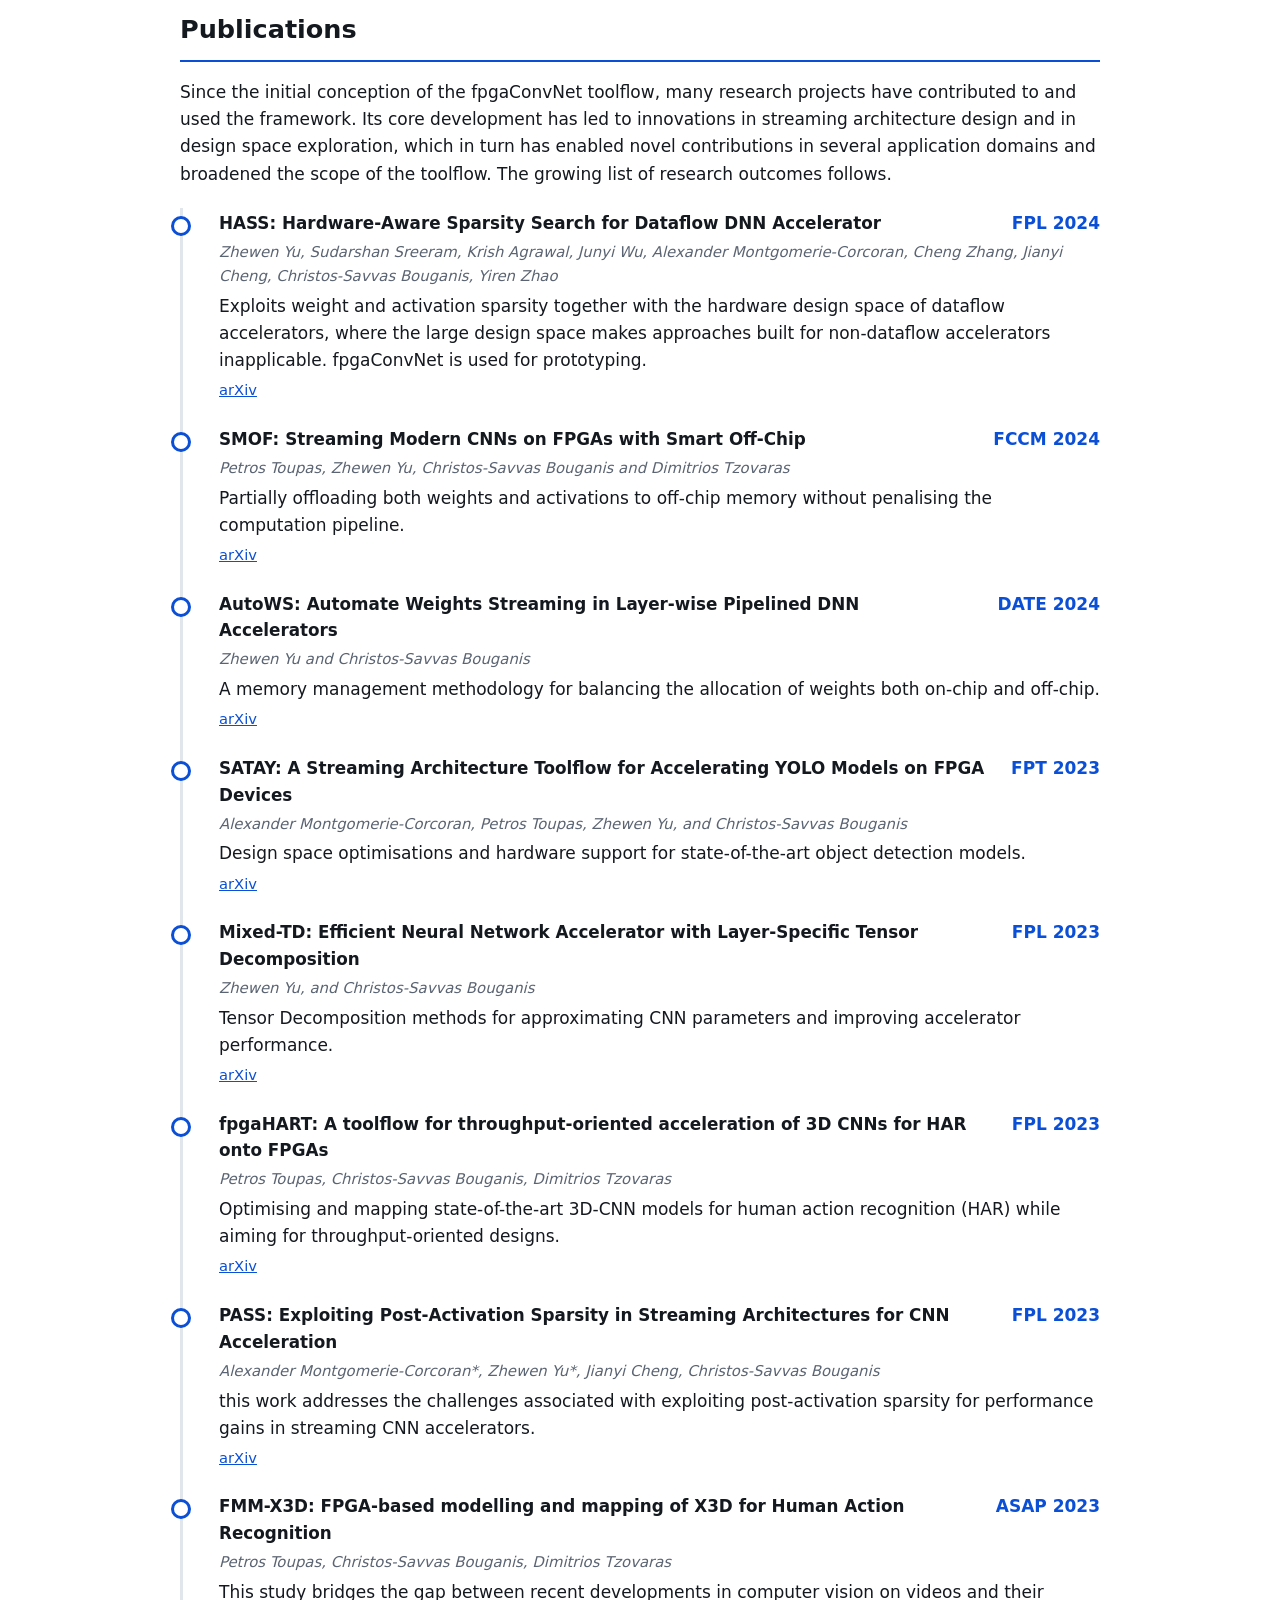
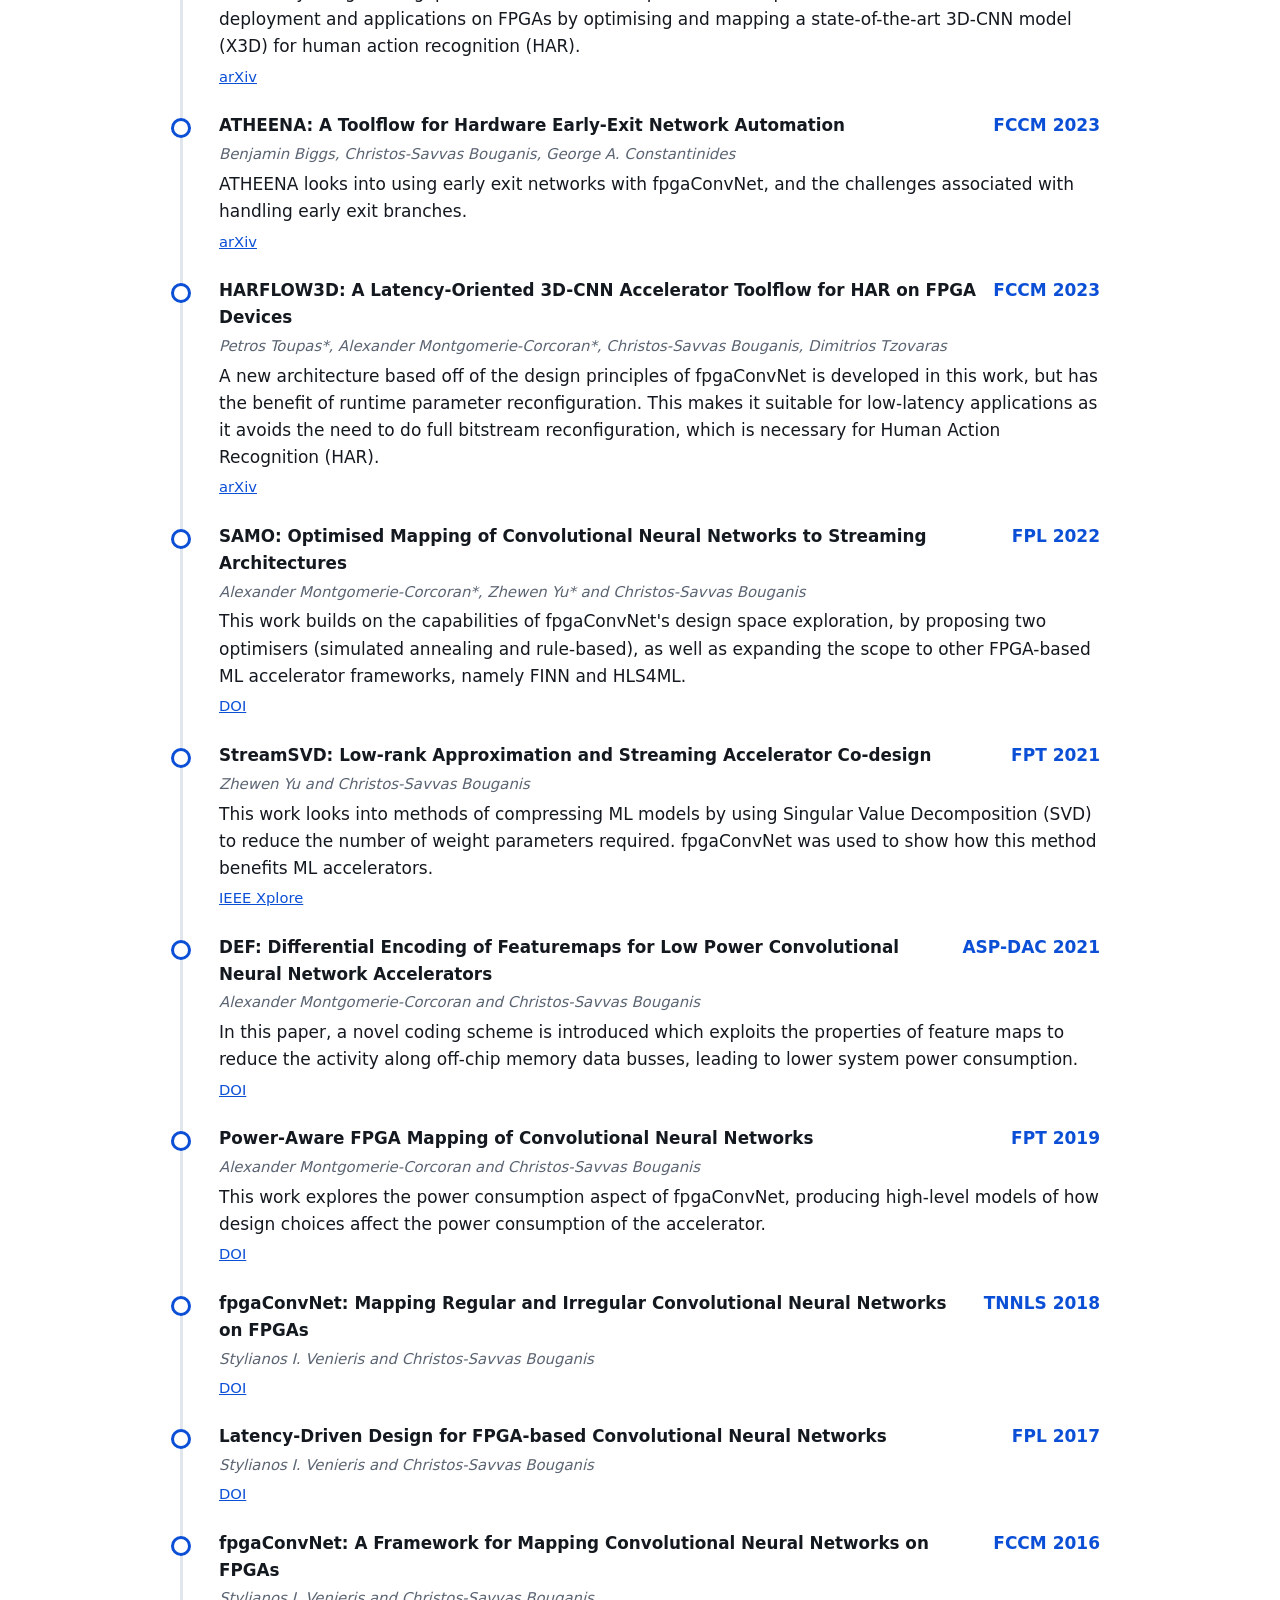
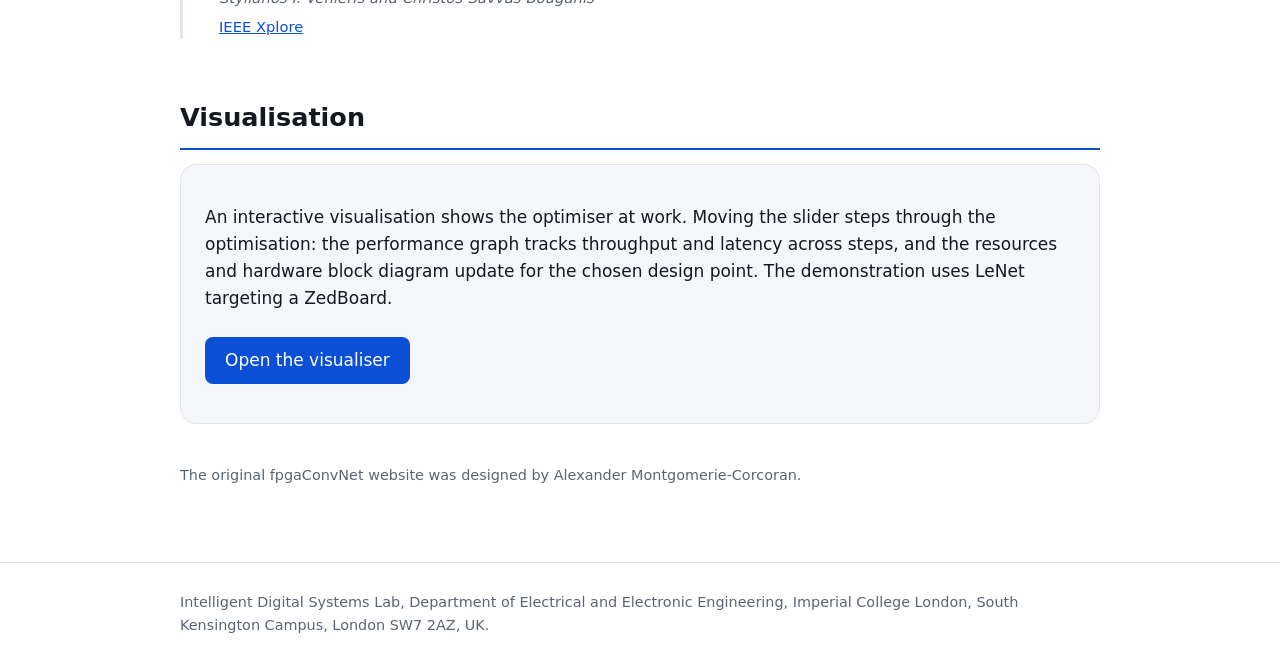
<file: fpgaconvnet.html>
<!doctype html><html lang="en"><head><meta charset="utf-8"><meta name="viewport" content="width=device-width,initial-scale=1">
<title>fpgaConvNet | Intelligent Digital Systems Lab</title><!-- seo:start --><meta name="description" content="fpgaConvNet is an open-source toolflow from iDSL that maps CNN models onto FPGAs, with benchmark results and publications."><link rel="canonical" href="https://ccb98.github.io/idsl_website/fpgaconvnet.html"><link rel="icon" type="image/svg+xml" href="favicon.svg"><meta name="theme-color" content="#1b4fd6"><meta property="og:site_name" content="Intelligent Digital Systems Lab"><meta property="og:type" content="website"><meta property="og:title" content="fpgaConvNet | Intelligent Digital Systems Lab"><meta property="og:description" content="fpgaConvNet is an open-source toolflow from iDSL that maps CNN models onto FPGAs, with benchmark results and publications."><meta property="og:url" content="https://ccb98.github.io/idsl_website/fpgaconvnet.html"><meta property="og:image" content="https://ccb98.github.io/idsl_website/images/social-card.png"><meta property="og:image:alt" content="Intelligent Digital Systems Lab, Imperial College London"><meta name="twitter:card" content="summary_large_image"><meta name="twitter:title" content="fpgaConvNet | Intelligent Digital Systems Lab"><meta name="twitter:description" content="fpgaConvNet is an open-source toolflow from iDSL that maps CNN models onto FPGAs, with benchmark results and publications."><meta name="twitter:image" content="https://ccb98.github.io/idsl_website/images/social-card.png"><script data-goatcounter="https://ccb98.goatcounter.com/count" async src="https://gc.zgo.at/count.js"></script><!-- seo:end --><link rel="stylesheet" href="style.css?v=e834233d"></head><body>
<header><div class="wrap"><a class="brand" href="index.html">i<span>DSL</span> - Intelligent Digital Systems Lab</a><nav><a href="index.html">Home</a><a href="research.html">Research</a><a href="funded-research.html">Funding</a><a href="research-projects.html">Projects</a><a href="fpgaconvnet.html" class=on>fpgaConvNet</a><a href="people.html">People</a><a href="director.html">Director</a><a href="github.html">Code</a><a href="publications.html">Publications</a><a href="videos.html">Videos</a><a href="join.html">Join &amp; Contact</a></nav></div></header><section class="pagehead fcn-head"><div class="wrap"><div class="fcn-head-in"><div><div class="fcn-logo"><img src="images/fpgaconvnet/fpgaconvnet-logo.png" alt="fpgaConvNet"></div><p class="fcn-time">(running an ONNX CNN model on an FPGA in as little as 15 minutes)</p><p class="fcn-lead">An <b>automated toolflow</b> that maps CNN models onto FPGA devices. It automates the whole design process, from a trained model to an FPGA accelerator, and optimises the architecture for the best performance of each model and FPGA pair.</p><ul class="fcn-points"><li><b>Key strength:</b> targets large, modern CNN models that may exceed on-chip memory, or that require int8 format per channel to maintain performance close to float32.</li><li><b>Flexible goals:</b> targets both latency-oriented and throughput-oriented applications.</li><li><b>Number representations:</b> 16-bit fixed point and int8 (per channel) are currently supported.</li></ul><p class="fcn-actions"><a class="btn" href="https://github.com/AlexMontgomerie/fpgaconvnet-tutorial">Getting started</a><a class="btn alt" href="#toolflow">How it works</a><a class="btn alt" href="#publications">Publications</a></p></div><figure class="fcn-hero"><div class="fcn-flow" aria-label="Automated flow"><span>CNN model + FPGA</span><i>&rarr;</i><span class="tool">fpgaConvNet<small>automatic mapping and optimisation</small></span><i>&rarr;</i><span>FPGA accelerator</span></div><svg class="fcn-fig-svg" viewBox="0 0 460 392" role="img" aria-label="Real examples of image classification, semantic segmentation and super-resolution running through an FPGA"><defs><clipPath id="tc"><rect width="130" height="98" rx="6"/></clipPath><marker id="ah" viewBox="0 0 10 10" refX="8" refY="5" markerWidth="7" markerHeight="7" orient="auto"><path d="M0 0L10 5L0 10z" class="ahp"/></marker></defs><g><rect class="pin" x="178" y="24" width="8" height="10" rx="1"/><rect class="pin" x="274" y="24" width="8" height="10" rx="1"/><rect class="pin" x="178" y="49" width="8" height="10" rx="1"/><rect class="pin" x="274" y="49" width="8" height="10" rx="1"/><rect class="pin" x="178" y="74" width="8" height="10" rx="1"/><rect class="pin" x="274" y="74" width="8" height="10" rx="1"/><rect class="pin" x="178" y="99" width="8" height="10" rx="1"/><rect class="pin" x="274" y="99" width="8" height="10" rx="1"/><rect class="pin" x="178" y="124" width="8" height="10" rx="1"/><rect class="pin" x="274" y="124" width="8" height="10" rx="1"/><rect class="pin" x="178" y="149" width="8" height="10" rx="1"/><rect class="pin" x="274" y="149" width="8" height="10" rx="1"/><rect class="pin" x="178" y="174" width="8" height="10" rx="1"/><rect class="pin" x="274" y="174" width="8" height="10" rx="1"/><rect class="pin" x="178" y="199" width="8" height="10" rx="1"/><rect class="pin" x="274" y="199" width="8" height="10" rx="1"/><rect class="pin" x="178" y="224" width="8" height="10" rx="1"/><rect class="pin" x="274" y="224" width="8" height="10" rx="1"/><rect class="pin" x="178" y="249" width="8" height="10" rx="1"/><rect class="pin" x="274" y="249" width="8" height="10" rx="1"/><rect class="pin" x="178" y="274" width="8" height="10" rx="1"/><rect class="pin" x="274" y="274" width="8" height="10" rx="1"/><rect class="pin" x="178" y="299" width="8" height="10" rx="1"/><rect class="pin" x="274" y="299" width="8" height="10" rx="1"/><rect class="pin" x="178" y="324" width="8" height="10" rx="1"/><rect class="pin" x="274" y="324" width="8" height="10" rx="1"/><rect class="pin" x="178" y="349" width="8" height="10" rx="1"/><rect class="pin" x="274" y="349" width="8" height="10" rx="1"/><rect class="chip" x="184" y="8" width="92" height="376" rx="10"/><rect class="cell" x="194" y="30" width="18" height="14" rx="2"/><rect class="cell" x="194" y="52" width="18" height="14" rx="2"/><rect class="cell" x="194" y="74" width="18" height="14" rx="2"/><rect class="cell" x="194" y="96" width="18" height="14" rx="2"/><rect class="cell" x="194" y="118" width="18" height="14" rx="2"/><rect class="cell" x="194" y="140" width="18" height="14" rx="2"/><rect class="cell" x="194" y="162" width="18" height="14" rx="2"/><rect class="cell" x="220" y="30" width="18" height="14" rx="2"/><rect class="cell" x="220" y="52" width="18" height="14" rx="2"/><rect class="cell" x="220" y="74" width="18" height="14" rx="2"/><rect class="cell" x="220" y="96" width="18" height="14" rx="2"/><rect class="cell" x="220" y="118" width="18" height="14" rx="2"/><rect class="cell" x="220" y="140" width="18" height="14" rx="2"/><rect class="cell" x="220" y="162" width="18" height="14" rx="2"/><rect class="cell" x="246" y="30" width="18" height="14" rx="2"/><rect class="cell" x="246" y="52" width="18" height="14" rx="2"/><rect class="cell" x="246" y="74" width="18" height="14" rx="2"/><rect class="cell" x="246" y="96" width="18" height="14" rx="2"/><rect class="cell" x="246" y="118" width="18" height="14" rx="2"/><rect class="cell" x="246" y="140" width="18" height="14" rx="2"/><rect class="cell" x="246" y="162" width="18" height="14" rx="2"/><text class="chiptxt" transform="translate(238 196) rotate(-90)" text-anchor="middle">FPGA</text></g><text class="ttl" x="6" y="18">Image classification</text><g transform="translate(6 26)"><image href="images/fpgaconvnet/fig-dog.jpg" width="130" height="98" preserveAspectRatio="xMidYMid slice" clip-path="url(#tc)"/><rect class="fr" width="130" height="98" rx="6"/></g><g transform="translate(12 32)"><rect class="tg" width="42" height="17" rx="8"/><text class="tgt" x="7" y="12">Input</text></g><g transform="translate(324 26)"><image href="images/fpgaconvnet/fig-dog.jpg" width="130" height="98" preserveAspectRatio="xMidYMid slice" clip-path="url(#tc)"/><rect x="0" y="78" width="130" height="20" fill="rgba(20,24,31,.78)"/><text class="lbl" style="font-size:10.5px" x="65.0" y="92" text-anchor="middle">golden retriever 98.4%</text><rect class="fr" width="130" height="98" rx="6"/></g><path class="ar" d="M142 75.0 H178" marker-end="url(#ah)"/><path class="ar" d="M282 75.0 H318" marker-end="url(#ah)"/><text class="ttl" x="6" y="142">Semantic segmentation</text><g transform="translate(6 150)"><image href="images/fpgaconvnet/fig-street.jpg" width="130" height="98" preserveAspectRatio="xMidYMid slice" clip-path="url(#tc)"/><rect class="fr" width="130" height="98" rx="6"/></g><g transform="translate(12 156)"><rect class="tg" width="42" height="17" rx="8"/><text class="tgt" x="7" y="12">Input</text></g><g transform="translate(324 150)"><image href="images/fpgaconvnet/fig-street-seg.jpg" width="130" height="98" preserveAspectRatio="xMidYMid slice" clip-path="url(#tc)"/><rect class="fr" width="130" height="98" rx="6"/></g><g transform="translate(330 156)"><rect class="tg" width="64" height="17" rx="8"/><text class="tgt" x="7" y="12">Segmented</text></g><path class="ar" d="M142 199.0 H178" marker-end="url(#ah)"/><path class="ar" d="M282 199.0 H318" marker-end="url(#ah)"/><text class="ttl" x="6" y="266">Super-resolution</text><g transform="translate(6 274)"><image href="images/fpgaconvnet/fig-sr-lr.png" width="130" height="98" preserveAspectRatio="xMidYMid slice" clip-path="url(#tc)"/><rect class="fr" width="130" height="98" rx="6"/></g><g transform="translate(12 280)"><rect class="tg" width="87" height="17" rx="8"/><text class="tgt" x="7" y="12">Low-res input</text></g><g transform="translate(324 274)"><image href="images/fpgaconvnet/fig-sr-out.jpg" width="130" height="98" preserveAspectRatio="xMidYMid slice" clip-path="url(#tc)"/><rect class="fr" width="130" height="98" rx="6"/></g><g transform="translate(330 280)"><rect class="tg" width="76" height="17" rx="8"/><text class="tgt" x="7" y="12">4× upscaled</text></g><path class="ar" d="M142 323.0 H178" marker-end="url(#ah)"/><path class="ar" d="M282 323.0 H318" marker-end="url(#ah)"/></svg><figcaption>Photos: CC0 (Wikimedia Commons).</figcaption></figure></div></div></section>
<main><div class="wrap">
<p class="fcn-prev"><b>Previous page:</b> this is a restyled copy of the original fpgaConvNet website, which is still available at <a href="https://fpgaconvnet.com">fpgaconvnet.com</a>.</p>
<nav class="fcn-sub" aria-label="On this page"><a href="#about">About</a><a href="#toolflow">Toolflow</a><a href="#applications">Applications</a><a href="#results">Results</a><a href="#publications">Publications</a><a href="#visualisation">Visualisation</a></nav>
<section id="about" class="fcn-sec"><h2>About</h2><p class="fcn-dev">Developed by the <a href="index.html">Intelligent Digital Systems Lab</a> at Imperial College London.</p>
<div class="fcn-cols"><p>As machine learning has become a fundamental workload in today's digital systems, there has been increasing demand for highly efficient hardware to run these workloads. The work done at the Intelligent Digital Systems Lab at Imperial College London aims to address this demand with fpgaConvNet: a toolflow for designing Convolutional Neural Network (CNN) accelerators for FPGAs with state-of-the-art performance and efficiency.</p><p>FPGA devices have long been considered a highly performant and efficient platform, where a designer can exploit the highly configurable fine-grain building blocks to produce customised hardware. However, many current FPGA designs for AI applications do not exploit these features, opting for a monolithic accelerator approach with very little specialisation towards the particular workload.</p><p>With the fpgaConvNet toolflow, accelerator designs are customised to a specific CNN workload, mapping each operation in the CNN model to a dedicated hardware block. This leads to a deeply pipelined design with extremely high throughput and ultra low latency.</p></div></section>
<section id="toolflow" class="fcn-sec"><h2>Toolflow</h2><div class="fcn-fig"><img src="images/fpgaconvnet/fpgaconvnet-overview.png?v=2" alt="fpgaConvNet toolflow overview: ML model and FPGA platform go through the model parser, the fpgaConvNet optimiser and the HLS hardware generator to produce a bitstream" loading="lazy"></div>
<div class="fcn-open"><span class="fcn-open-badge">Open source</span><span class="fcn-open-text">The model, HLS generator and optimiser are all available on GitHub.</span><span class="fcn-links"><a href="https://github.com/AlexMontgomerie/fpgaconvnet-model">fpgaconvnet-model</a><a href="https://github.com/AlexMontgomerie/fpgaconvnet-hls">fpgaconvnet-hls</a><a href="https://github.com/AlexMontgomerie/fpgaconvnet-optimiser">fpgaconvnet-optimiser</a><a href="https://github.com/AlexMontgomerie/samo">SAMO</a></span></div><div class="fcn-comps"><article class="fcn-comp"><div class="fcn-comp-img"><img src="images/fpgaconvnet/fpgaconvnet-model-diagram.png" alt="fpgaconvnet-model diagram" loading="lazy"></div><h3>fpgaconvnet-model</h3><p>The fpgaConvNet framework operates on an intermediate representation that describes the hardware of a mapped ML model. This component takes ONNX files and creates the fpgaconvnet-ir used to generate hardware. The IR can also be used to generate high-level performance and resource models of the hardware, which is fundamental for rapid design space exploration.</p><p class="fcn-links"><a href="https://github.com/AlexMontgomerie/fpgaconvnet-model">Code on GitHub</a></p><p class="fcn-lic">License: <a href="https://www.gnu.org/licenses/gpl-3.0.html">GPL-3.0</a></p></article>
<article class="fcn-comp"><div class="fcn-comp-img"><img src="images/fpgaconvnet/fpgaconvnet-hls-layout.png" alt="fpgaconvnet-hls layout" loading="lazy"></div><h3>fpgaconvnet-hls</h3><p>Using a configuration generated by the fpgaconvnet-model tool, the corresponding hardware can be generated by fpgaconvnet-hls. This repository contains a selection of highly parametrised hardware building blocks for common CNN layers (convolution, pooling, ReLU and others). A dataflow architecture is generated by instantiating and connecting these building blocks according to the configuration file.</p><p class="fcn-links"><a href="https://github.com/AlexMontgomerie/fpgaconvnet-hls">Code on GitHub</a></p><p class="fcn-lic">License: <a href="https://www.gnu.org/licenses/gpl-3.0.html">GPL-3.0</a></p></article>
<article class="fcn-comp"><div class="fcn-comp-img fcn-big"><span>10<sup>13</sup></span><small>design points for LeNet, or about 89 centuries to evaluate them all</small></div><h3>fpgaconvnet-optimiser and SAMO</h3><p>The design space of streaming architectures is immense: even a seemingly small network such as LeNet has 10<sup>13</sup> possible design points, which would take 89 centuries to evaluate one by one. The toolflow automates design point selection using optimisation solvers tailored to the problem. SAMO generalises the optimisation problem across streaming architectures, providing a toolflow for both FINN and HLS4ML, while fpgaconvnet-optimiser is specialised to the fpgaConvNet architecture and finds even better design points.</p><p class="fcn-links"><a href="https://github.com/AlexMontgomerie/fpgaconvnet-optimiser">fpgaconvnet-optimiser</a><a href="https://github.com/AlexMontgomerie/samo">SAMO</a></p><p class="fcn-lic">License: <a href="https://www.gnu.org/licenses/gpl-3.0.html">GPL-3.0</a> (fpgaconvnet-optimiser), <a href="https://opensource.org/license/mit">MIT</a> (SAMO)</p></article></div></section>
<section id="applications" class="fcn-sec"><h2>Applications</h2><p>The toolflow can be used to accelerate a number of applications, such as:</p><div class="fcn-chips"><span class="fcn-chip">Image Classification</span><span class="fcn-chip">Object Detection</span><span class="fcn-chip">Human Action Recognition</span><span class="fcn-chip">Image Segmentation</span><span class="fcn-chip">Pose Estimation</span><span class="fcn-chip">Key Word Spotting</span><span class="fcn-chip">Anomaly Detection</span></div></section>
<section id="results" class="fcn-sec"><h2>Results</h2><h3>ImageNet models on the AMD ZedBoard <span class="fcn-new-badge">New result</span></h3><p>These results were obtained using the AI-enhanced version of the fpgaConvNet tool and target the AMD ZedBoard. All models use the int8 number format. Latency is reported as time per image at batch size 1; throughput is reported in images per second with the batch size shown. CPU latency is measured on the board’s two-core Cortex-A9 using NEON kernels. Top-1 accuracy is reported on the full ImageNet dataset.</p><div class="tbl-wrap"><table class="rtable wide imagenet-results"><caption>ImageNet model inference results on AMD ZedBoard</caption><thead><tr><th scope="col" rowspan="2">Model</th><th scope="col" rowspan="2">ImageNet top-1</th><th scope="col">Optimised for latency</th><th scope="col">Optimised for throughput</th><th scope="col">Cortex-A9 CPU latency</th><th scope="col">FPGA speed-up vs CPU</th></tr><tr class="metric-detail"><th scope="col">Time per image; batch 1</th><th scope="col">Images/s; batch size shown; average time per image</th><th scope="col">Time per image; NEON kernels; 2 cores</th><th scope="col">Latency / throughput</th></tr></thead><tbody><tr><th scope="row">ResNet-18</th><td>68.77%</td><td>106.8 ms/image<br><span class="sub">9.4 images/s (batch 1)</span></td><td>15.1 images/s (batch 100)<br><span class="sub">66.2 ms/image</span></td><td>752 ms/image</td><td>7.0× / 11.4×</td></tr><tr><th scope="row">ResNet-50</th><td>75.91%</td><td>227.9 ms/image<br><span class="sub">4.4 images/s (batch 1)</span></td><td>6.91 images/s (batch 256)<br><span class="sub">144.7 ms/image</span></td><td>1752 ms/image</td><td>7.7× / 12.1×</td></tr><tr><th scope="row">MobileNetV2</th><td>71.61%</td><td>34.07 ms/image<br><span class="sub">29.4 images/s (batch 1)</span></td><td>42.4 images/s (batch 256)<br><span class="sub">23.6 ms/image</span></td><td>207 ms/image</td><td>6.1× / 8.8×</td></tr><tr><th scope="row">MobileNetV3-Small</th><td>65.52%</td><td>19.35 ms/image<br><span class="sub">51.7 images/s (batch 1)</span></td><td>127.0 images/s (batch 256)<br><span class="sub">7.87 ms/image</span></td><td>56.5 ms/image</td><td>2.9× / 7.2×</td></tr><tr><th scope="row">MobileNetV3-Large</th><td>73.44%</td><td>51.4 ms/image<br><span class="sub">19.5 images/s (batch 1)</span></td><td>19.5 images/s (batch 1)<br><span class="sub">51.4 ms/image</span></td><td>172 ms/image</td><td>3.3× / 3.3×</td></tr><tr><th scope="row">EfficientNetV2-S</th><td>80.37%</td><td>609.7 ms/image<br><span class="sub">1.64 images/s (batch 1)</span></td><td>1.64 images/s (batch 1)<br><span class="sub">609.7 ms/image</span></td><td>3833 ms/image</td><td>6.3× / 6.3×</td></tr></tbody></table></div><p class="note">EfficientNetV2-S uses a 384×384 input resolution.</p><figure class="spd" id="acc" aria-labelledby="acc-t"><figcaption id="acc-t">ImageNet top-1 accuracy against FPGA time per image (latency-optimised, batch 1)</figcaption><div class="acc-plot"></div></figure>
<figure class="spd" id="acc2" aria-labelledby="acc2-t"><figcaption id="acc2-t">ImageNet top-1 accuracy against FPGA throughput (throughput-optimised; batch size as in the table)</figcaption><div class="acc-plot"></div></figure>
<script>(function(){var t=document.querySelector('table.imagenet-results');if(!t)return;function plot(id,col,xm,ticks,label){var box=document.querySelector('#'+id+' .acc-plot');if(!box)return;var pts=[].slice.call(t.tBodies[0].rows).map(function(r){var x=parseFloat(r.cells[col].textContent),y=parseFloat(r.cells[1].textContent);return x&&y&&{m:r.cells[0].textContent,x:x,y:y}}).filter(Boolean);function draw(){var W=Math.max(300,box.clientWidth),H=W<500?320:360,L=W<500?62:56,R=W<500?14:24,T=16,B=48,y0=60,y1=85,X=function(v){return L+v/xm*(W-L-R)},Y=function(v){return H-B-(v-y0)/(y1-y0)*(H-T-B)},g='';[60,65,70,75,80,85].forEach(function(v){g+='<line class="g" x1="'+L+'" x2="'+(W-R)+'" y1="'+Y(v)+'" y2="'+Y(v)+'"/><text class="tk" x="'+(L-8)+'" y="'+(Y(v)+4)+'" text-anchor="end">'+v+'%</text>'});ticks.forEach(function(v){g+='<line class="g" x1="'+X(v)+'" x2="'+X(v)+'" y1="'+T+'" y2="'+(H-B)+'"/><text class="tk" x="'+X(v)+'" y="'+(H-B+18)+'" text-anchor="middle">'+v+'</text>'});g+='<text class="ax" x="'+((L+W-R)/2)+'" y="'+(H-6)+'" text-anchor="middle">'+label+'</text><text class="ax" transform="translate(12 '+((T+H-B)/2)+') rotate(-90)" text-anchor="middle">Top-1 accuracy</text>';pts.forEach(function(p){var right=p.x>xm*.7;g+='<circle class="pt" cx="'+X(p.x)+'" cy="'+Y(p.y)+'" r="6"/><text class="pl" x="'+(X(p.x)+(right?-10:10))+'" y="'+(Y(p.y)+(right?-8:4))+'" text-anchor="'+(right?'end':'start')+'">'+p.m+'</text>'});box.innerHTML='<svg width="'+W+'" height="'+H+'" viewBox="0 0 '+W+' '+H+'" role="img" aria-label="Scatter plot of ImageNet top-1 accuracy: '+label+'">'+g+'</svg>'}draw();addEventListener('resize',draw)}plot('acc',2,650,[0,100,200,300,400,500,600],'Time per image (ms), lower is faster');plot('acc2',3,150,[0,50,100,150],'Throughput (images/s), higher is faster')})();</script>
<h3>MLPerf Tiny benchmark</h3><p>The results in this table are from our submission to <a href="https://mlcommons.org/en/inference-tiny-11/">MLPerf Tiny</a>'s benchmark, as part of the round v1.1 results. The submission demonstrates the versatility of the fpgaConvNet toolflow by targeting a range of low-cost FPGAs, whilst achieving ultra low latency across these devices. The high performance comes from exploiting the reconfigurability of FPGAs, which allows the tool to create accelerator designs tailored to each task and device. fpgaConvNet showcases the potential of FPGA devices for TinyML applications: performance similar to that of ASICs is achieved while keeping the programmability of MCUs.</p><div class="tbl-wrap"><table class="rtable"><thead><tr><th>Device</th><th>Task</th><th>Latency</th><th>LUT</th><th>DSP</th><th>BRAM</th><th>Freq.</th></tr></thead><tbody><tr><td>ZC706</td><td>Image Classification</td><td>0.15 ms</td><td>108K</td><td>564</td><td>281</td><td>187 MHz</td></tr><tr><td></td><td>Visual Wake Word</td><td>0.72 ms</td><td>133K</td><td>564</td><td>366</td><td>200 MHz</td></tr><tr><td>ZedBoard</td><td>Image Classification</td><td>0.41 ms</td><td>47K</td><td>211</td><td>93</td><td>143 MHz</td></tr><tr><td></td><td>Visual Wake Word</td><td>9.49 ms</td><td>34K</td><td>189</td><td>123</td><td>111 MHz</td></tr><tr><td></td><td>Keyword Spotting</td><td>0.32 ms</td><td>37K</td><td>188</td><td>97</td><td>143 MHz</td></tr><tr><td>ZyBo</td><td>Image Classification</td><td>3.15 ms</td><td>16K</td><td>78</td><td>36</td><td>125 MHz</td></tr><tr><td></td><td>Keyword Spotting</td><td>2.15 ms</td><td>15K</td><td>60</td><td>16</td><td>125 MHz</td></tr><tr><td>Cora-Z7</td><td>Keyword Spotting</td><td>4.21 ms</td><td>13K</td><td>55</td><td>28</td><td>143 MHz</td></tr></tbody></table></div>
<h3>Latest research results</h3><p>The results in this table are from our recently published research papers. The results contain a mixture of modelled and measured results.</p><div class="tbl-wrap"><table class="rtable wide"><thead><tr><th>Year</th><th>Task</th><th>Network</th><th>Accuracy</th><th>Latency</th><th>Throughput</th><th>Device</th><th>LUT</th><th>DSP</th><th>BRAM18k</th><th>URAM</th><th>Freq.</th><th>Paper</th></tr></thead><tbody><tr><td>2024</td><td>CamVid</td><td>UNet</td><td>71.75%</td><td>-</td><td>16.96fps (2206GOP/s)</td><td>VCU1525</td><td>993k</td><td>6019</td><td>3715</td><td>864</td><td>200MHz</td><td><a href="https://arxiv.org/abs/2403.18921">arXiv</a></td></tr><tr><td>2024</td><td>CamVid</td><td>UNet</td><td>71.75%</td><td>-</td><td>21.21fps (2758GOP/s)</td><td>U200</td><td>1040k</td><td>6062</td><td>3654</td><td>864</td><td>250MHz</td><td><a href="https://arxiv.org/abs/2403.18921">arXiv</a></td></tr><tr><td>2024</td><td>CamVid</td><td>UNet</td><td>71.75%</td><td>-</td><td>1.28fps (166GOP/s)</td><td>ZCU102</td><td>213k</td><td>1461</td><td>1368</td><td>-</td><td>200MHz</td><td><a href="https://arxiv.org/abs/2403.18921">arXiv</a></td></tr><tr><td>2024</td><td>COCO</td><td>YOLOv8n</td><td>35.10%</td><td>-</td><td>184.27fps (808GOP/s)</td><td>VCU118</td><td>543k</td><td>5061</td><td>1813</td><td>431</td><td>250MHz</td><td><a href="https://arxiv.org/abs/2403.18921">arXiv</a></td></tr><tr><td>2024</td><td>UCF101</td><td>X3D-M</td><td>96.29%</td><td>-</td><td>13.44fps (86GOP/s)</td><td>ZCU102</td><td>235k</td><td>932</td><td>857</td><td>-</td><td>200MHz</td><td><a href="https://arxiv.org/abs/2403.18921">arXiv</a></td></tr><tr><td>2024</td><td>BraTS2020</td><td>UNet3D</td><td>85.34%</td><td>-</td><td>1.75fps (1595GOP/s)</td><td>U200</td><td>289k</td><td>5677</td><td>2980</td><td>528</td><td>250MHz</td><td><a href="https://arxiv.org/abs/2403.18921">arXiv</a></td></tr><tr><td>2024</td><td>ImageNet</td><td>ResNet18</td><td>70.3%</td><td>27.0ms</td><td>-</td><td>ZC706</td><td>38k</td><td>150</td><td>1709</td><td>-</td><td>200MHz</td><td><a href="https://arxiv.org/abs/2311.04764">arXiv</a></td></tr><tr><td>2024</td><td>ImageNet</td><td>ResNet18</td><td>70.5%</td><td>7.0ms</td><td>-</td><td>ZCU102</td><td>127k</td><td>1251</td><td>2318</td><td>-</td><td>200MHz</td><td><a href="https://arxiv.org/abs/2311.04764">arXiv</a></td></tr><tr><td>2024</td><td>ImageNet</td><td>ResNet18</td><td>70.0%</td><td>1.3ms</td><td>-</td><td>U50</td><td>704k</td><td>5817</td><td>2490</td><td>576</td><td>250MHz</td><td><a href="https://arxiv.org/abs/2311.04764">arXiv</a></td></tr><tr><td>2024</td><td>ImageNet</td><td>ResNet50</td><td>76.0%</td><td>3.4ms</td><td>-</td><td>U50</td><td>867k</td><td>3807</td><td>2698</td><td>640</td><td>250MHz</td><td><a href="https://arxiv.org/abs/2311.04764">arXiv</a></td></tr><tr><td>2024</td><td>ImageNet</td><td>ResNet50</td><td>76.0%</td><td>1.8ms</td><td>-</td><td>U250</td><td>1714k</td><td>7804</td><td>4025</td><td>967</td><td>250MHz</td><td><a href="https://arxiv.org/abs/2311.04764">arXiv</a></td></tr><tr><td>2024</td><td>ImageNet</td><td>MobileNetV2</td><td>65.6%</td><td>4.8ms</td><td>-</td><td>ZC706</td><td>219k</td><td>391</td><td>1084</td><td>-</td><td>200MHz</td><td><a href="https://arxiv.org/abs/2311.04764">arXiv</a></td></tr><tr><td>2024</td><td>ImageNet</td><td>MobileNetV2</td><td>65.7%</td><td>2.3ms</td><td>-</td><td>ZCU102</td><td>273k</td><td>1222</td><td>1428</td><td>-</td><td>200MHz</td><td><a href="https://arxiv.org/abs/2311.04764">arXiv</a></td></tr><tr><td>2023</td><td>COCO</td><td>YOLOv3-Tiny</td><td>33.9%</td><td>14.3ms</td><td>418.9GOP/s</td><td>VCU110</td><td>127k</td><td>1780</td><td>4181</td><td>-</td><td>220MHz</td><td><a href="https://arxiv.org/abs/2309.01587">arXiv</a></td></tr><tr><td>2023</td><td>COCO</td><td>YOLOv3-Tiny</td><td>33.9%</td><td>6.8ms</td><td>875.7GOP/s</td><td>VCU118</td><td>431k</td><td>6687</td><td>4296</td><td>90</td><td>255MHz</td><td><a href="https://arxiv.org/abs/2309.01587">arXiv</a></td></tr><tr><td>2023</td><td>COCO</td><td>YOLOv5s</td><td>56.2%</td><td>46.4ms</td><td>392.0GOP/s</td><td>VCU110</td><td>602k</td><td>1794</td><td>3776</td><td>-</td><td>200MHz</td><td><a href="https://arxiv.org/abs/2309.01587">arXiv</a></td></tr><tr><td>2023</td><td>COCO</td><td>YOLOv5s</td><td>56.2%</td><td>14.9ms</td><td>1219.8GOP/s</td><td>VCU118</td><td>117k</td><td>5077</td><td>4052</td><td>33</td><td>270MHz</td><td><a href="https://arxiv.org/abs/2309.01587">arXiv</a></td></tr><tr><td>2023</td><td>COCO</td><td>YOLOv8s</td><td>61%</td><td>122.8ms</td><td>248.2GOP/s</td><td>VCU110</td><td>629k</td><td>1767</td><td>5565</td><td>-</td><td>200MHz</td><td><a href="https://arxiv.org/abs/2309.01587">arXiv</a></td></tr><tr><td>2023</td><td>COCO</td><td>YOLOv8s</td><td>61%</td><td>24.5ms</td><td>1244GOP/s</td><td>VCU118</td><td>1023k</td><td>6815</td><td>1322</td><td>713</td><td>240MHz</td><td><a href="https://arxiv.org/abs/2309.01587">arXiv</a></td></tr></tbody></table></div></section>
<section id="publications" class="fcn-sec"><h2>Publications</h2><p>Since the initial conception of the fpgaConvNet toolflow, many research projects have contributed to and used the framework. Its core development has led to innovations in streaming architecture design and in design space exploration, which in turn has enabled novel contributions in several application domains and broadened the scope of the toolflow. The growing list of research outcomes follows.</p><ol class="fcn-timeline"><li class="fcn-pub"><div class="fcn-pub-top"><h3>HASS: Hardware-Aware Sparsity Search for Dataflow DNN Accelerator</h3><span class="fcn-venue">FPL 2024</span></div><p class="fcn-auth">Zhewen Yu, Sudarshan Sreeram, Krish Agrawal, Junyi Wu, Alexander Montgomerie-Corcoran, Cheng Zhang, Jianyi Cheng, Christos-Savvas Bouganis, Yiren Zhao</p><p>Exploits weight and activation sparsity together with the hardware design space of dataflow accelerators, where the large design space makes approaches built for non-dataflow accelerators inapplicable. fpgaConvNet is used for prototyping.</p><p class="fcn-links"><a href="https://arxiv.org/abs/2406.03088">arXiv</a></p></li><li class="fcn-pub"><div class="fcn-pub-top"><h3>SMOF: Streaming Modern CNNs on FPGAs with Smart Off-Chip</h3><span class="fcn-venue">FCCM 2024</span></div><p class="fcn-auth">Petros Toupas, Zhewen Yu, Christos-Savvas Bouganis and Dimitrios Tzovaras</p><p>Partially offloading both weights and activations to off-chip memory without penalising the computation pipeline.</p><p class="fcn-links"><a href="https://arxiv.org/abs/2403.18921">arXiv</a></p></li><li class="fcn-pub"><div class="fcn-pub-top"><h3>AutoWS: Automate Weights Streaming in Layer-wise Pipelined DNN Accelerators</h3><span class="fcn-venue">DATE 2024</span></div><p class="fcn-auth">Zhewen Yu and Christos-Savvas Bouganis</p><p>A memory management methodology for balancing the allocation of weights both on-chip and off-chip.</p><p class="fcn-links"><a href="https://arxiv.org/abs/2311.04764">arXiv</a></p></li><li class="fcn-pub"><div class="fcn-pub-top"><h3>SATAY: A Streaming Architecture Toolflow for Accelerating YOLO Models on FPGA Devices</h3><span class="fcn-venue">FPT 2023</span></div><p class="fcn-auth">Alexander Montgomerie-Corcoran, Petros Toupas, Zhewen Yu, and Christos-Savvas Bouganis</p><p>Design space optimisations and hardware support for state-of-the-art object detection models.</p><p class="fcn-links"><a href="https://arxiv.org/abs/2309.01587">arXiv</a></p></li><li class="fcn-pub"><div class="fcn-pub-top"><h3>Mixed-TD: Efficient Neural Network Accelerator with Layer-Specific Tensor Decomposition</h3><span class="fcn-venue">FPL 2023</span></div><p class="fcn-auth">Zhewen Yu, and Christos-Savvas Bouganis</p><p>Tensor Decomposition methods for approximating CNN parameters and improving accelerator performance.</p><p class="fcn-links"><a href="https://arxiv.org/abs/2306.05021">arXiv</a></p></li><li class="fcn-pub"><div class="fcn-pub-top"><h3>fpgaHART: A toolflow for throughput-oriented acceleration of 3D CNNs for HAR onto FPGAs</h3><span class="fcn-venue">FPL 2023</span></div><p class="fcn-auth">Petros Toupas, Christos-Savvas Bouganis, Dimitrios Tzovaras</p><p>Optimising and mapping state-of-the-art 3D-CNN models for human action recognition (HAR) while aiming for throughput-oriented designs.</p><p class="fcn-links"><a href="https://arxiv.org/abs/2305.19896">arXiv</a></p></li><li class="fcn-pub"><div class="fcn-pub-top"><h3>PASS: Exploiting Post-Activation Sparsity in Streaming Architectures for CNN Acceleration</h3><span class="fcn-venue">FPL 2023</span></div><p class="fcn-auth">Alexander Montgomerie-Corcoran*, Zhewen Yu*, Jianyi Cheng, Christos-Savvas Bouganis</p><p>this work addresses the challenges associated with exploiting post-activation sparsity for performance gains in streaming CNN accelerators.</p><p class="fcn-links"><a href="https://arxiv.org/abs/2307.07821">arXiv</a></p></li><li class="fcn-pub"><div class="fcn-pub-top"><h3>FMM-X3D: FPGA-based modelling and mapping of X3D for Human Action Recognition</h3><span class="fcn-venue">ASAP 2023</span></div><p class="fcn-auth">Petros Toupas, Christos-Savvas Bouganis, Dimitrios Tzovaras</p><p>This study bridges the gap between recent developments in computer vision on videos and their deployment and applications on FPGAs by optimising and mapping a state-of-the-art 3D-CNN model (X3D) for human action recognition (HAR).</p><p class="fcn-links"><a href="https://arxiv.org/abs/2305.18479">arXiv</a></p></li><li class="fcn-pub"><div class="fcn-pub-top"><h3>ATHEENA: A Toolflow for Hardware Early-Exit Network Automation</h3><span class="fcn-venue">FCCM 2023</span></div><p class="fcn-auth">Benjamin Biggs, Christos-Savvas Bouganis, George A. Constantinides</p><p>ATHEENA looks into using early exit networks with fpgaConvNet, and the challenges associated with handling early exit branches.</p><p class="fcn-links"><a href="https://doi.org/10.48550/arXiv.2304.08400">arXiv</a></p></li><li class="fcn-pub"><div class="fcn-pub-top"><h3>HARFLOW3D: A Latency-Oriented 3D-CNN Accelerator Toolflow for HAR on FPGA Devices</h3><span class="fcn-venue">FCCM 2023</span></div><p class="fcn-auth">Petros Toupas*, Alexander Montgomerie-Corcoran*, Christos-Savvas Bouganis, Dimitrios Tzovaras</p><p>A new architecture based off of the design principles of fpgaConvNet is developed in this work, but has the benefit of runtime parameter reconfiguration. This makes it suitable for low-latency applications as it avoids the need to do full bitstream reconfiguration, which is necessary for Human Action Recognition (HAR).</p><p class="fcn-links"><a href="https://doi.org/10.48550/arXiv.2303.17218">arXiv</a></p></li><li class="fcn-pub"><div class="fcn-pub-top"><h3>SAMO: Optimised Mapping of Convolutional Neural Networks to Streaming Architectures</h3><span class="fcn-venue">FPL 2022</span></div><p class="fcn-auth">Alexander Montgomerie-Corcoran*, Zhewen Yu* and Christos-Savvas Bouganis</p><p>This work builds on the capabilities of fpgaConvNet&#x27;s design space exploration, by proposing two optimisers (simulated annealing and rule-based), as well as expanding the scope to other FPGA-based ML accelerator frameworks, namely FINN and HLS4ML.</p><p class="fcn-links"><a href="https://doi.ieeecomputersociety.org/10.1109/FPL57034.2022.00069">DOI</a></p></li><li class="fcn-pub"><div class="fcn-pub-top"><h3>StreamSVD: Low-rank Approximation and Streaming Accelerator Co-design</h3><span class="fcn-venue">FPT 2021</span></div><p class="fcn-auth">Zhewen Yu and Christos-Savvas Bouganis</p><p>This work looks into methods of compressing ML models by using Singular Value Decomposition (SVD) to reduce the number of weight parameters required. fpgaConvNet was used to show how this method benefits ML accelerators.</p><p class="fcn-links"><a href="https://ieeexplore.ieee.org/document/9609813">IEEE Xplore</a></p></li><li class="fcn-pub"><div class="fcn-pub-top"><h3>DEF: Differential Encoding of Featuremaps for Low Power Convolutional Neural Network Accelerators</h3><span class="fcn-venue">ASP-DAC 2021</span></div><p class="fcn-auth">Alexander Montgomerie-Corcoran and Christos-Savvas Bouganis</p><p>In this paper, a novel coding scheme is introduced which exploits the properties of feature maps to reduce the activity along off-chip memory data busses, leading to lower system power consumption.</p><p class="fcn-links"><a href="https://doi.org/10.1145/3394885.3431576">DOI</a></p></li><li class="fcn-pub"><div class="fcn-pub-top"><h3>Power-Aware FPGA Mapping of Convolutional Neural Networks</h3><span class="fcn-venue">FPT 2019</span></div><p class="fcn-auth">Alexander Montgomerie-Corcoran and Christos-Savvas Bouganis</p><p>This work explores the power consumption aspect of fpgaConvNet, producing high-level models of how design choices affect the power consumption of the accelerator.</p><p class="fcn-links"><a href="https://doi.org/10.1109/ICFPT47387.2019.00059">DOI</a></p></li><li class="fcn-pub"><div class="fcn-pub-top"><h3>fpgaConvNet: Mapping Regular and Irregular Convolutional Neural Networks on FPGAs</h3><span class="fcn-venue">TNNLS 2018</span></div><p class="fcn-auth">Stylianos I. Venieris and Christos-Savvas Bouganis</p><p class="fcn-links"><a href="https://doi.org/10.1109/TNNLS.2018.2844093">DOI</a></p></li><li class="fcn-pub"><div class="fcn-pub-top"><h3>Latency-Driven Design for FPGA-based Convolutional Neural Networks</h3><span class="fcn-venue">FPL 2017</span></div><p class="fcn-auth">Stylianos I. Venieris and Christos-Savvas Bouganis</p><p class="fcn-links"><a href="https://doi.org/10.23919/FPL.2017.8056828">DOI</a></p></li><li class="fcn-pub"><div class="fcn-pub-top"><h3>fpgaConvNet: A Framework for Mapping Convolutional Neural Networks on FPGAs</h3><span class="fcn-venue">FCCM 2016</span></div><p class="fcn-auth">Stylianos I. Venieris and Christos-Savvas Bouganis</p><p class="fcn-links"><a href="https://ieeexplore.ieee.org/document/7544745">IEEE Xplore</a></p></li></ol></section>
<section id="visualisation" class="fcn-sec"><h2>Visualisation</h2><div class="fcn-vis"><p>An interactive visualisation shows the optimiser at work. Moving the slider steps through the optimisation: the performance graph tracks throughput and latency across steps, and the resources and hardware block diagram update for the chosen design point. The demonstration uses LeNet targeting a ZedBoard.</p><p><a class="btn" href="fpgaconvnet-visualisation.html">Open the visualiser</a></p></div></section>
<p class="fcn-credit">The original fpgaConvNet website was designed by Alexander Montgomerie-Corcoran.</p>
</div></main>
<footer><div class="wrap">Intelligent Digital Systems Lab, Department of Electrical and Electronic Engineering, Imperial College London, South Kensington Campus, London SW7 2AZ, UK.</div></footer><script>document.querySelectorAll('h2.sh').forEach(h=>{const badge=h.querySelector('.venue');const next=h.nextElementSibling;const grid=next&&next.classList.contains('area-banner')?next.nextElementSibling:next;if(badge&&grid&&grid.classList.contains('pcards'))badge.textContent=grid.querySelectorAll(':scope > .pcard').length;});</script></body></html>
</file>
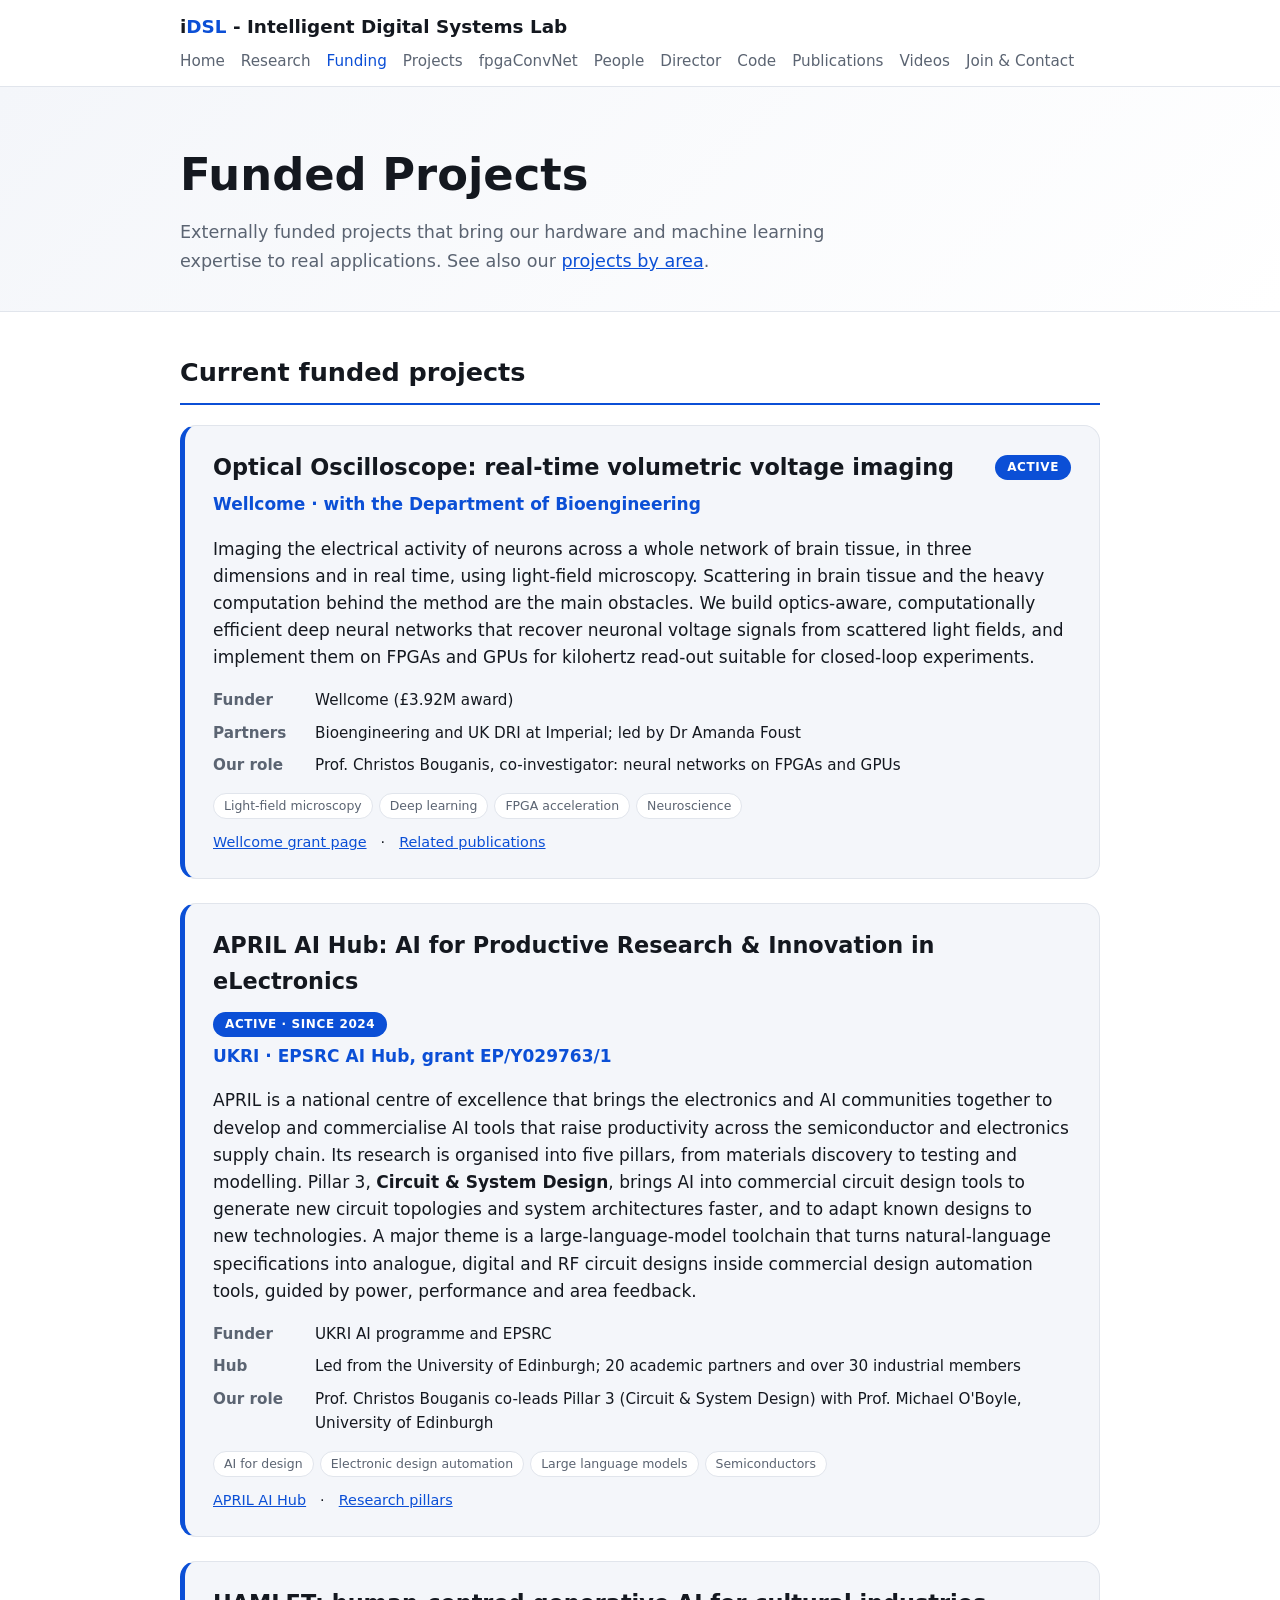
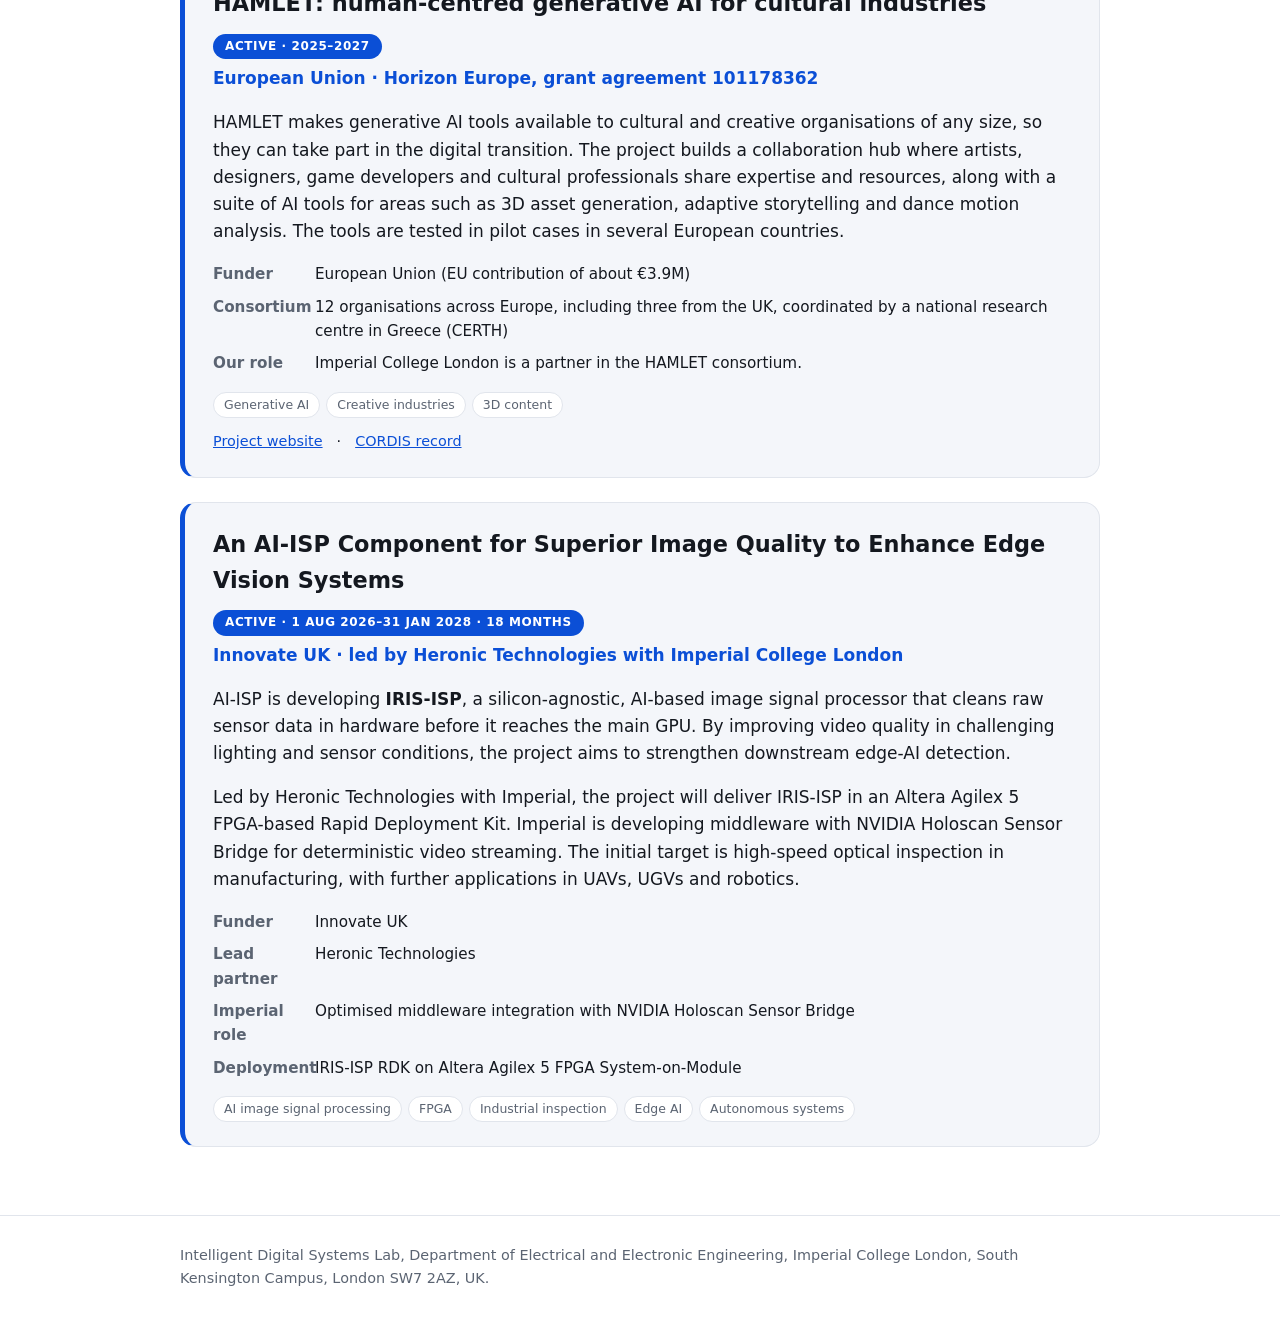
<file: funded-research.html>
<!doctype html><html lang="en"><head><meta charset="utf-8"><meta name="viewport" content="width=device-width,initial-scale=1">
<title>Funded Projects | Intelligent Digital Systems Lab</title><!-- seo:start --><meta name="description" content="Funded projects at iDSL: the Wellcome Optical Oscilloscope, the APRIL AI Hub, HAMLET and AI-ISP."><link rel="canonical" href="https://ccb98.github.io/idsl_website/funded-research.html"><link rel="icon" type="image/svg+xml" href="favicon.svg"><meta name="theme-color" content="#1b4fd6"><meta property="og:site_name" content="Intelligent Digital Systems Lab"><meta property="og:type" content="website"><meta property="og:title" content="Funded Projects | Intelligent Digital Systems Lab"><meta property="og:description" content="Funded projects at iDSL: the Wellcome Optical Oscilloscope, the APRIL AI Hub, HAMLET and AI-ISP."><meta property="og:url" content="https://ccb98.github.io/idsl_website/funded-research.html"><meta property="og:image" content="https://ccb98.github.io/idsl_website/images/social-card.png"><meta property="og:image:alt" content="Intelligent Digital Systems Lab, Imperial College London"><meta name="twitter:card" content="summary_large_image"><meta name="twitter:title" content="Funded Projects | Intelligent Digital Systems Lab"><meta name="twitter:description" content="Funded projects at iDSL: the Wellcome Optical Oscilloscope, the APRIL AI Hub, HAMLET and AI-ISP."><meta name="twitter:image" content="https://ccb98.github.io/idsl_website/images/social-card.png"><script data-goatcounter="https://ccb98.goatcounter.com/count" async src="https://gc.zgo.at/count.js"></script><!-- seo:end --><link rel="stylesheet" href="style.css?v=e834233d"></head><body>
<header><div class="wrap"><a class="brand" href="index.html">i<span>DSL</span> - Intelligent Digital Systems Lab</a><nav><a href="index.html">Home</a><a href="research.html">Research</a><a href="funded-research.html" class=on>Funding</a><a href="research-projects.html">Projects</a><a href="fpgaconvnet.html">fpgaConvNet</a><a href="people.html">People</a><a href="director.html">Director</a><a href="github.html">Code</a><a href="publications.html">Publications</a><a href="videos.html">Videos</a><a href="join.html">Join &amp; Contact</a></nav></div></header><section class="pagehead"><div class="wrap"><h1>Funded Projects</h1><p>Externally funded projects that bring our hardware and machine learning expertise to real applications. See also our <a href="research-projects.html">projects by area</a>.</p></div></section><main><div class="wrap"><h2 class="sh" style="margin-top:0">Current funded projects</h2><div class="projects"><article class="project"><div class="phd"><h2>Optical Oscilloscope: real-time volumetric voltage imaging</h2><span class="status">Active</span></div>
<p class="funder">Wellcome · with the Department of Bioengineering</p><p>Imaging the electrical activity of neurons across a whole network of brain tissue, in three dimensions and in real time, using light-field microscopy. Scattering in brain tissue and the heavy computation behind the method are the main obstacles. We build optics-aware, computationally efficient deep neural networks that recover neuronal voltage signals from scattered light fields, and implement them on FPGAs and GPUs for kilohertz read-out suitable for closed-loop experiments.</p><ul class="facts"><li><b>Funder</b><span>Wellcome (£3.92M award)</span></li><li><b>Partners</b><span>Bioengineering and UK DRI at Imperial; led by Dr Amanda Foust</span></li><li><b>Our role</b><span>Prof. Christos Bouganis, co-investigator: neural networks on FPGAs and GPUs</span></li></ul><div class="tags"><span class="tag">Light-field microscopy</span><span class="tag">Deep learning</span><span class="tag">FPGA acceleration</span><span class="tag">Neuroscience</span></div><p class="links"><a href="https://wellcome.org/research-funding/funding-portfolio/funded-grants/optical-oscilloscope-real-time-high-throughput">Wellcome grant page</a> · <a href="publications.html">Related publications</a></p></article><article class="project"><div class="phd"><h2>APRIL AI Hub: AI for Productive Research &amp; Innovation in eLectronics</h2><span class="status">Active · since 2024</span></div>
<p class="funder">UKRI · EPSRC AI Hub, grant EP/Y029763/1</p>
<p>APRIL is a national centre of excellence that brings the electronics and AI communities together to develop and commercialise AI tools that raise productivity across the semiconductor and electronics supply chain. Its research is organised into five pillars, from materials discovery to testing and modelling. Pillar 3, <b>Circuit &amp; System Design</b>, brings AI into commercial circuit design tools to generate new circuit topologies and system architectures faster, and to adapt known designs to new technologies. A major theme is a large-language-model toolchain that turns natural-language specifications into analogue, digital and RF circuit designs inside commercial design automation tools, guided by power, performance and area feedback.</p>
<ul class="facts"><li><b>Funder</b><span>UKRI AI programme and EPSRC</span></li><li><b>Hub</b><span>Led from the University of Edinburgh; 20 academic partners and over 30 industrial members</span></li><li><b>Our role</b><span>Prof. Christos Bouganis co-leads Pillar 3 (Circuit &amp; System Design) with Prof. Michael O'Boyle, University of Edinburgh</span></li></ul>
<div class="tags"><span class="tag">AI for design</span><span class="tag">Electronic design automation</span><span class="tag">Large language models</span><span class="tag">Semiconductors</span></div>
<p class="links"><a href="https://www.april.ac.uk/">APRIL AI Hub</a> · <a href="https://www.april.ac.uk/research/">Research pillars</a></p></article><article class="project"><div class="phd"><h2>HAMLET: human-centred generative AI for cultural industries</h2><span class="status">Active · 2025–2027</span></div>
<p class="funder">European Union · Horizon Europe, grant agreement 101178362</p>
<p>HAMLET makes generative AI tools available to cultural and creative organisations of any size, so they can take part in the digital transition. The project builds a collaboration hub where artists, designers, game developers and cultural professionals share expertise and resources, along with a suite of AI tools for areas such as 3D asset generation, adaptive storytelling and dance motion analysis. The tools are tested in pilot cases in several European countries.</p>
<ul class="facts"><li><b>Funder</b><span>European Union (EU contribution of about €3.9M)</span></li><li><b>Consortium</b><span>12 organisations across Europe, including three from the UK, coordinated by a national research centre in Greece (CERTH)</span></li><li><b>Our role</b><span>Imperial College London is a partner in the HAMLET consortium.</span></li></ul>
<div class="tags"><span class="tag">Generative AI</span><span class="tag">Creative industries</span><span class="tag">3D content</span></div>
<p class="links"><a href="https://hamlet-project.eu">Project website</a> · <a href="https://cordis.europa.eu/project/id/101178362">CORDIS record</a></p></article><article class="project"><div class="phd"><h2>An AI-ISP Component for Superior Image Quality to Enhance Edge Vision Systems</h2><span class="status">Active · 1 Aug 2026–31 Jan 2028 · 18 months</span></div>
<p class="funder">Innovate UK · led by Heronic Technologies with Imperial College London</p>
<p>AI-ISP is developing <b>IRIS-ISP</b>, a silicon-agnostic, AI-based image signal processor that cleans raw sensor data in hardware before it reaches the main GPU. By improving video quality in challenging lighting and sensor conditions, the project aims to strengthen downstream edge-AI detection.</p>
<p>Led by Heronic Technologies with Imperial, the project will deliver IRIS-ISP in an Altera Agilex 5 FPGA-based Rapid Deployment Kit. Imperial is developing middleware with NVIDIA Holoscan Sensor Bridge for deterministic video streaming. The initial target is high-speed optical inspection in manufacturing, with further applications in UAVs, UGVs and robotics.</p>
<ul class="facts"><li><b>Funder</b><span>Innovate UK</span></li><li><b>Lead partner</b><span>Heronic Technologies</span></li><li><b>Imperial role</b><span>Optimised middleware integration with NVIDIA Holoscan Sensor Bridge</span></li><li><b>Deployment</b><span>IRIS-ISP RDK on Altera Agilex 5 FPGA System-on-Module</span></li></ul>
<div class="tags"><span class="tag">AI image signal processing</span><span class="tag">FPGA</span><span class="tag">Industrial inspection</span><span class="tag">Edge AI</span><span class="tag">Autonomous systems</span></div></article></div>
</div></main><footer><div class="wrap">Intelligent Digital Systems Lab, Department of Electrical and Electronic Engineering, Imperial College London, South Kensington Campus, London SW7 2AZ, UK.</div></footer></body></html>
</file>
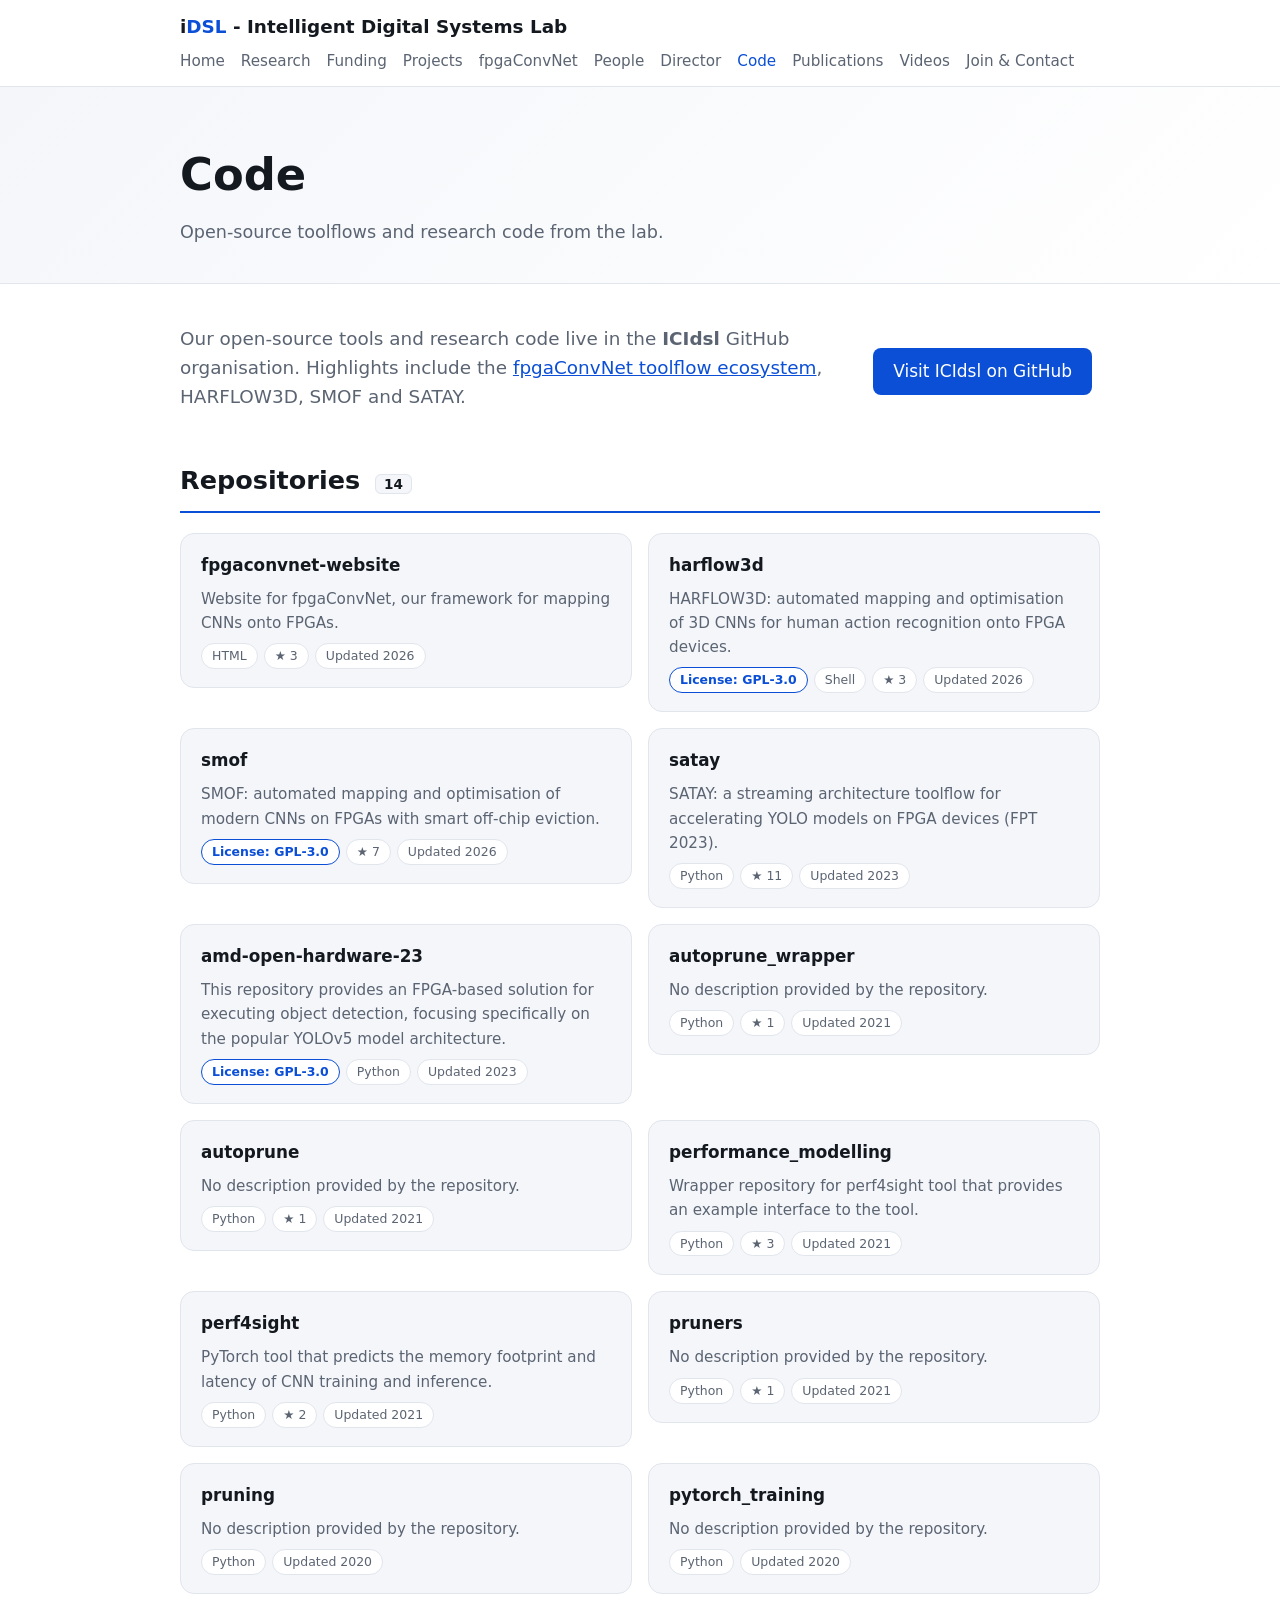
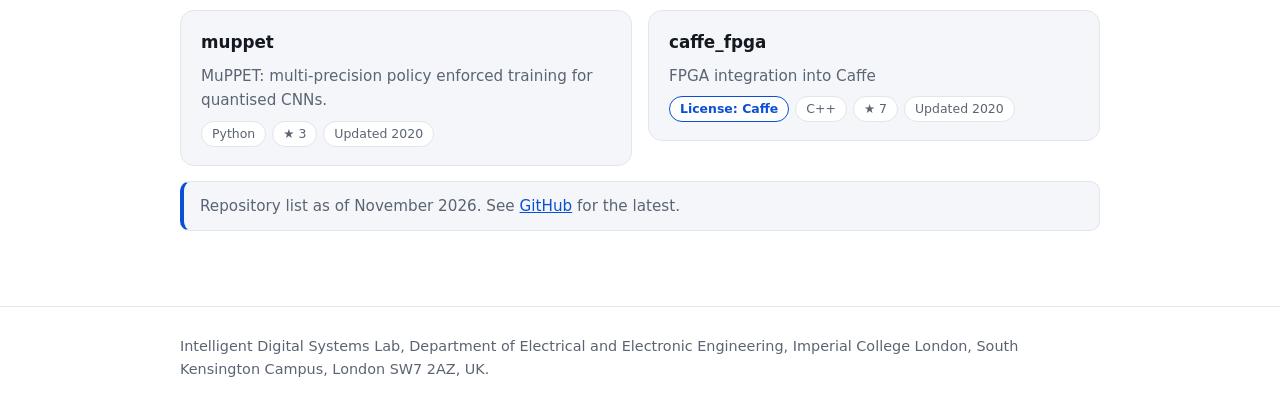
<file: github.html>
<!doctype html><html lang="en"><head><meta charset="utf-8"><meta name="viewport" content="width=device-width,initial-scale=1">
<title>Code | Intelligent Digital Systems Lab</title><!-- seo:start --><meta name="description" content="Open-source toolflows and research code from iDSL on GitHub (ICIdsl)."><link rel="canonical" href="https://ccb98.github.io/idsl_website/github.html"><link rel="icon" type="image/svg+xml" href="favicon.svg"><meta name="theme-color" content="#1b4fd6"><meta property="og:site_name" content="Intelligent Digital Systems Lab"><meta property="og:type" content="website"><meta property="og:title" content="Code | Intelligent Digital Systems Lab"><meta property="og:description" content="Open-source toolflows and research code from iDSL on GitHub (ICIdsl)."><meta property="og:url" content="https://ccb98.github.io/idsl_website/github.html"><meta property="og:image" content="https://ccb98.github.io/idsl_website/images/social-card.png"><meta property="og:image:alt" content="Intelligent Digital Systems Lab, Imperial College London"><meta name="twitter:card" content="summary_large_image"><meta name="twitter:title" content="Code | Intelligent Digital Systems Lab"><meta name="twitter:description" content="Open-source toolflows and research code from iDSL on GitHub (ICIdsl)."><meta name="twitter:image" content="https://ccb98.github.io/idsl_website/images/social-card.png"><script data-goatcounter="https://ccb98.goatcounter.com/count" async src="https://gc.zgo.at/count.js"></script><!-- seo:end --><link rel="stylesheet" href="style.css?v=e834233d"></head><body>
<header><div class="wrap"><a class="brand" href="index.html">i<span>DSL</span> - Intelligent Digital Systems Lab</a><nav><a href="index.html">Home</a><a href="research.html">Research</a><a href="funded-research.html">Funding</a><a href="research-projects.html">Projects</a><a href="fpgaconvnet.html">fpgaConvNet</a><a href="people.html">People</a><a href="director.html">Director</a><a href="github.html" class=on>Code</a><a href="publications.html">Publications</a><a href="videos.html">Videos</a><a href="join.html">Join &amp; Contact</a></nav></div></header><section class="pagehead"><div class="wrap"><h1>Code</h1><p>Open-source toolflows and research code from the lab.</p></div></section><main><div class="wrap"><div class="ghhead"><p class="lead">Our open-source tools and research code live in the <b>ICIdsl</b> GitHub organisation. Highlights include the <a href="fpgaconvnet.html">fpgaConvNet toolflow ecosystem</a>, HARFLOW3D, SMOF and SATAY.</p><a class="btn" href="https://github.com/ICIdsl">Visit ICIdsl on GitHub</a></div><h2 class="sh">Repositories <span class="venue">14</span></h2><div class="pcards"><article class="pcard"><h3><a href="https://github.com/ICIdsl/fpgaconvnet-website">fpgaconvnet-website</a></h3><p>Website for fpgaConvNet, our framework for mapping CNNs onto FPGAs.</p><div class="tags"><span class="tag">HTML</span><span class="tag">★ 3</span><span class="tag">Updated 2026</span></div></article><article class="pcard"><h3><a href="https://github.com/ICIdsl/harflow3d">harflow3d</a></h3><p>HARFLOW3D: automated mapping and optimisation of 3D CNNs for human action recognition onto FPGA devices.</p><div class="tags"><span class="tag lic">License: GPL-3.0</span><span class="tag">Shell</span><span class="tag">★ 3</span><span class="tag">Updated 2026</span></div></article><article class="pcard"><h3><a href="https://github.com/ICIdsl/smof">smof</a></h3><p>SMOF: automated mapping and optimisation of modern CNNs on FPGAs with smart off-chip eviction.</p><div class="tags"><span class="tag lic">License: GPL-3.0</span><span class="tag">★ 7</span><span class="tag">Updated 2026</span></div></article><article class="pcard"><h3><a href="https://github.com/ICIdsl/satay">satay</a></h3><p>SATAY: a streaming architecture toolflow for accelerating YOLO models on FPGA devices (FPT 2023).</p><div class="tags"><span class="tag">Python</span><span class="tag">★ 11</span><span class="tag">Updated 2023</span></div></article><article class="pcard"><h3><a href="https://github.com/ICIdsl/amd-open-hardware-23">amd-open-hardware-23</a></h3><p>This repository provides an FPGA-based solution for executing object detection, focusing specifically on the popular YOLOv5 model architecture.</p><div class="tags"><span class="tag lic">License: GPL-3.0</span><span class="tag">Python</span><span class="tag">Updated 2023</span></div></article><article class="pcard"><h3><a href="https://github.com/ICIdsl/autoprune_wrapper">autoprune_wrapper</a></h3><p class=\"repo-empty\">No description provided by the repository.</p><div class="tags"><span class="tag">Python</span><span class="tag">★ 1</span><span class="tag">Updated 2021</span></div></article><article class="pcard"><h3><a href="https://github.com/ICIdsl/autoprune">autoprune</a></h3><p class=\"repo-empty\">No description provided by the repository.</p><div class="tags"><span class="tag">Python</span><span class="tag">★ 1</span><span class="tag">Updated 2021</span></div></article><article class="pcard"><h3><a href="https://github.com/ICIdsl/performance_modelling">performance_modelling</a></h3><p>Wrapper repository for perf4sight tool that provides an example interface to the tool.</p><div class="tags"><span class="tag">Python</span><span class="tag">★ 3</span><span class="tag">Updated 2021</span></div></article><article class="pcard"><h3><a href="https://github.com/ICIdsl/perf4sight">perf4sight</a></h3><p>PyTorch tool that predicts the memory footprint and latency of CNN training and inference.</p><div class="tags"><span class="tag">Python</span><span class="tag">★ 2</span><span class="tag">Updated 2021</span></div></article><article class="pcard"><h3><a href="https://github.com/ICIdsl/pruners">pruners</a></h3><p class=\"repo-empty\">No description provided by the repository.</p><div class="tags"><span class="tag">Python</span><span class="tag">★ 1</span><span class="tag">Updated 2021</span></div></article><article class="pcard"><h3><a href="https://github.com/ICIdsl/pruning">pruning</a></h3><p class=\"repo-empty\">No description provided by the repository.</p><div class="tags"><span class="tag">Python</span><span class="tag">Updated 2020</span></div></article><article class="pcard"><h3><a href="https://github.com/ICIdsl/pytorch_training">pytorch_training</a></h3><p class=\"repo-empty\">No description provided by the repository.</p><div class="tags"><span class="tag">Python</span><span class="tag">Updated 2020</span></div></article><article class="pcard"><h3><a href="https://github.com/ICIdsl/muppet">muppet</a></h3><p>MuPPET: multi-precision policy enforced training for quantised CNNs.</p><div class="tags"><span class="tag">Python</span><span class="tag">★ 3</span><span class="tag">Updated 2020</span></div></article><article class="pcard"><h3><a href="https://github.com/ICIdsl/caffe_fpga">caffe_fpga</a></h3><p>FPGA integration into Caffe</p><div class="tags"><span class="tag lic" title="Includes the original Caffe license (University of California)">License: Caffe</span><span class="tag">C++</span><span class="tag">★ 7</span><span class="tag">Updated 2020</span></div></article></div><p class="note">Repository list as of November 2026. See <a href="https://github.com/ICIdsl">GitHub</a> for the latest.</p></div></main><footer><div class="wrap">Intelligent Digital Systems Lab, Department of Electrical and Electronic Engineering, Imperial College London, South Kensington Campus, London SW7 2AZ, UK.</div></footer></body></html>
</file>
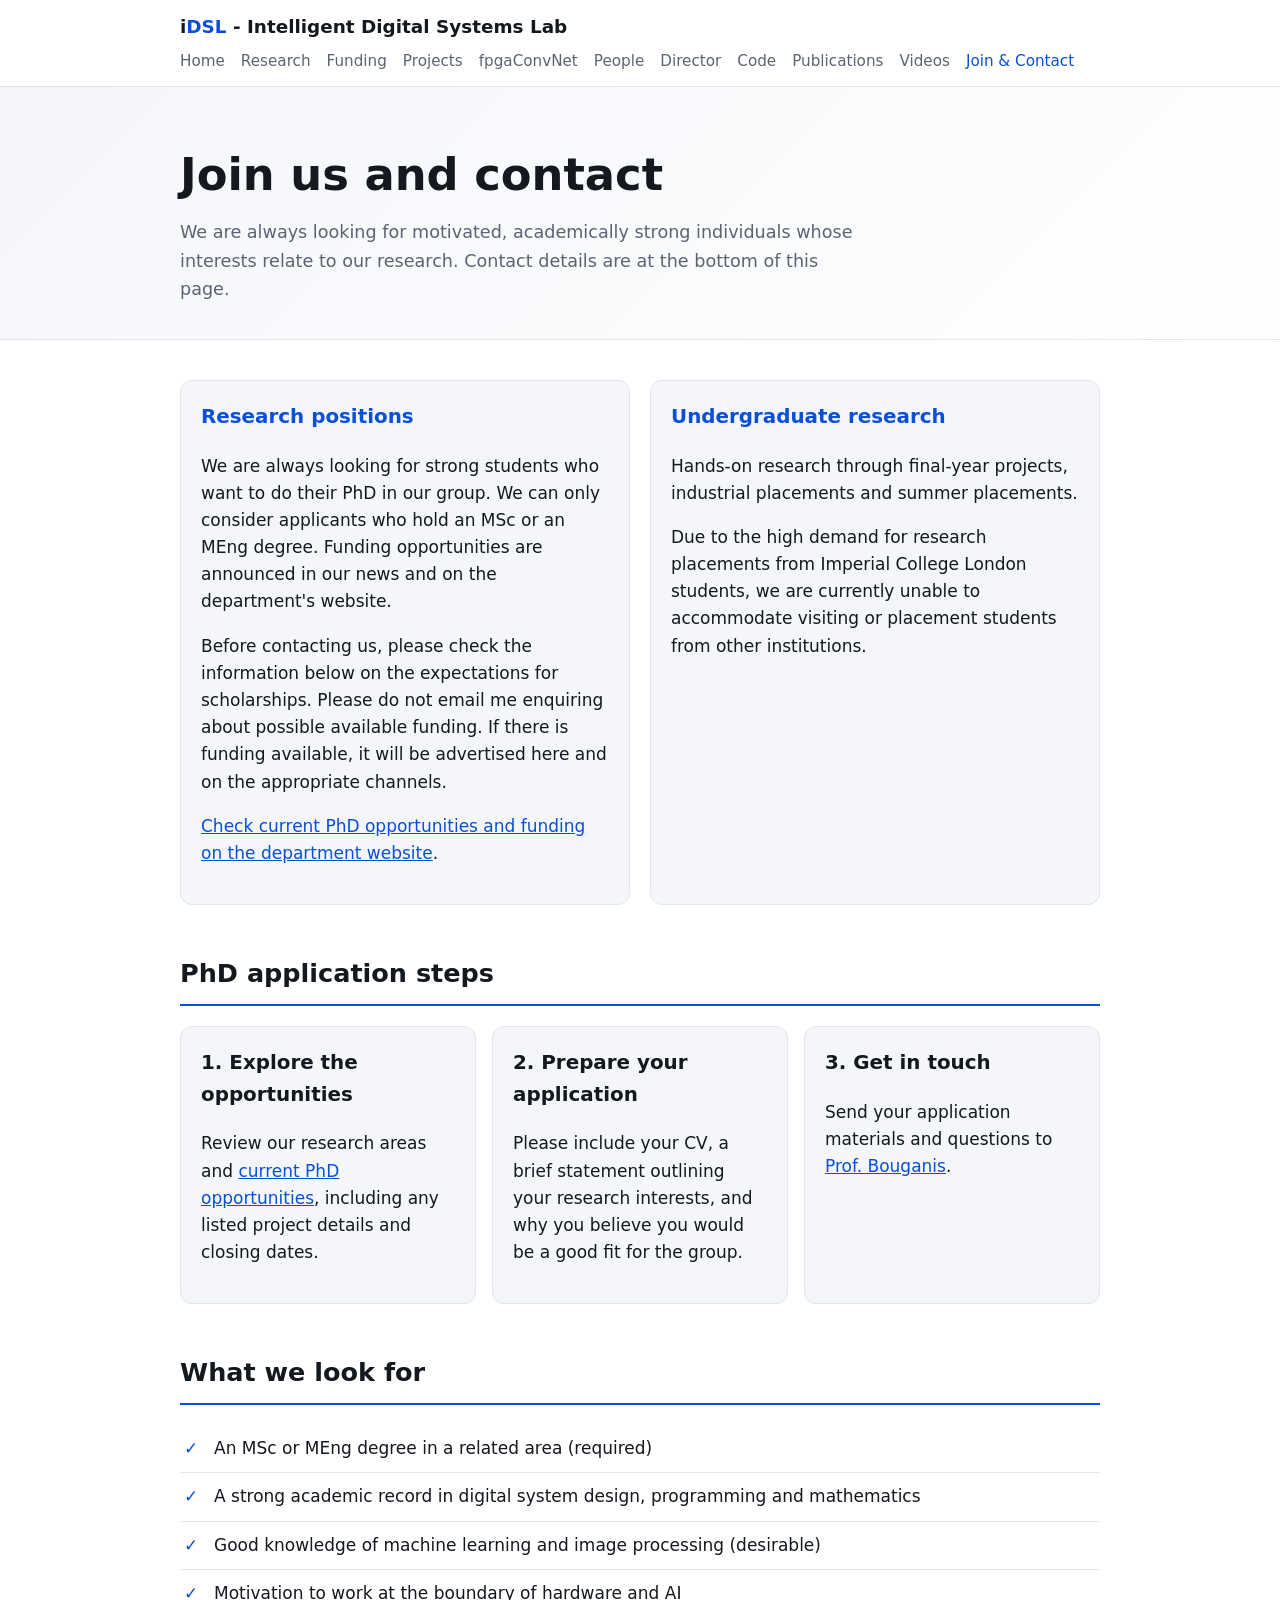
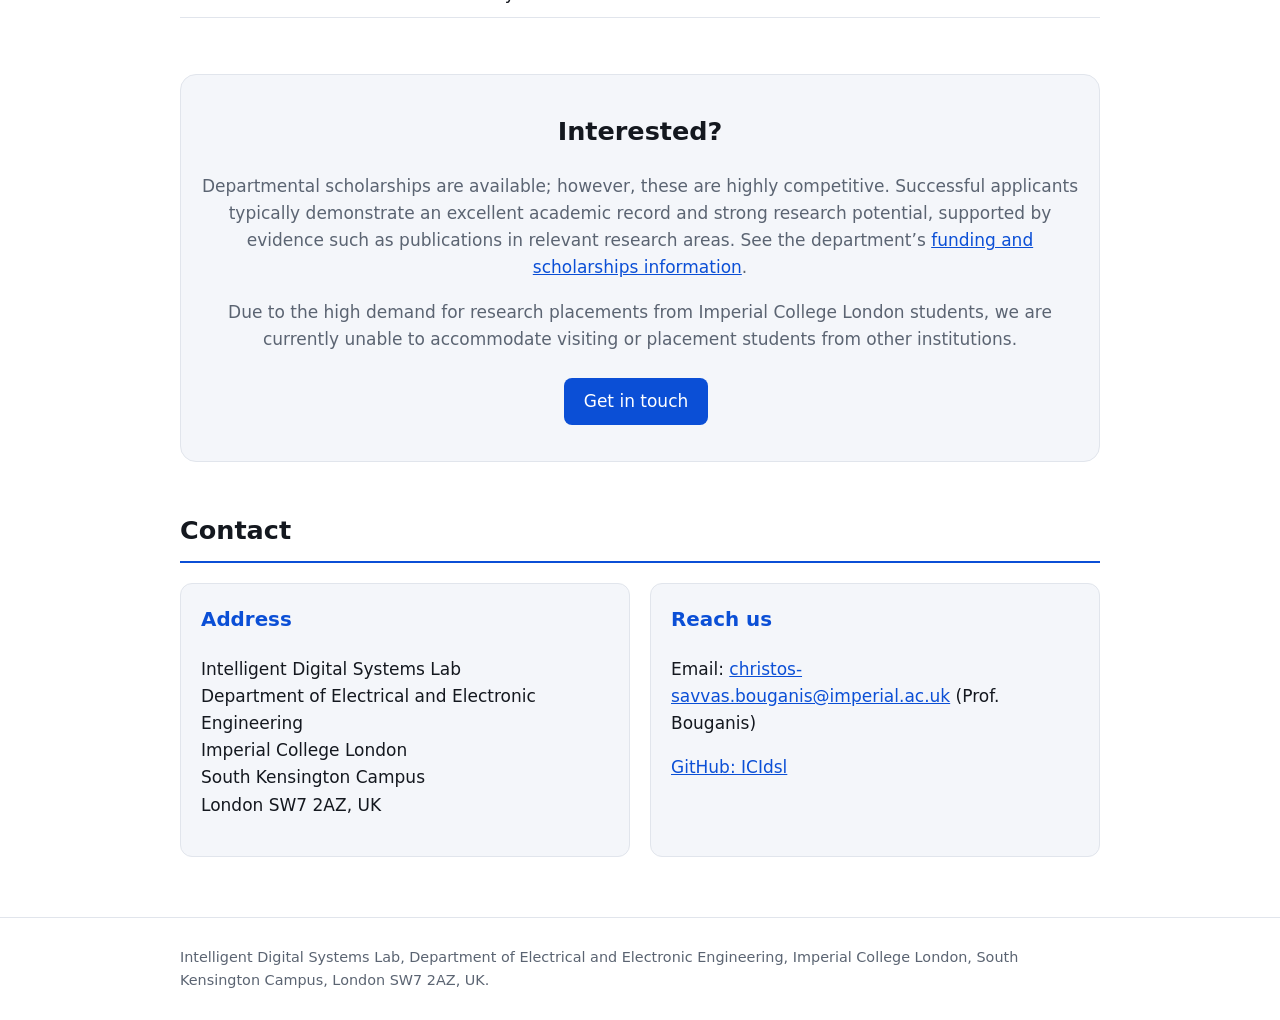
<file: join.html>
<!doctype html><html lang="en"><head><meta charset="utf-8"><meta name="viewport" content="width=device-width,initial-scale=1">
<title>Join us | Intelligent Digital Systems Lab</title><!-- seo:start --><meta name="description" content="Join iDSL and contact the lab: PhD opportunities, what we look for, scholarship expectations, address and email."><link rel="canonical" href="https://ccb98.github.io/idsl_website/join.html"><link rel="icon" type="image/svg+xml" href="favicon.svg"><meta name="theme-color" content="#1b4fd6"><meta property="og:site_name" content="Intelligent Digital Systems Lab"><meta property="og:type" content="website"><meta property="og:title" content="Join us | Intelligent Digital Systems Lab"><meta property="og:description" content="Join iDSL and contact the lab: PhD opportunities, what we look for, scholarship expectations, address and email."><meta property="og:url" content="https://ccb98.github.io/idsl_website/join.html"><meta property="og:image" content="https://ccb98.github.io/idsl_website/images/social-card.png"><meta property="og:image:alt" content="Intelligent Digital Systems Lab, Imperial College London"><meta name="twitter:card" content="summary_large_image"><meta name="twitter:title" content="Join us | Intelligent Digital Systems Lab"><meta name="twitter:description" content="Join iDSL and contact the lab: PhD opportunities, what we look for, scholarship expectations, address and email."><meta name="twitter:image" content="https://ccb98.github.io/idsl_website/images/social-card.png"><script data-goatcounter="https://ccb98.goatcounter.com/count" async src="https://gc.zgo.at/count.js"></script><!-- seo:end --><link rel="stylesheet" href="style.css?v=e834233d"></head><body>
<header><div class="wrap"><a class="brand" href="index.html">i<span>DSL</span> - Intelligent Digital Systems Lab</a><nav><a href="index.html">Home</a><a href="research.html">Research</a><a href="funded-research.html">Funding</a><a href="research-projects.html">Projects</a><a href="fpgaconvnet.html">fpgaConvNet</a><a href="people.html">People</a><a href="director.html">Director</a><a href="github.html">Code</a><a href="publications.html">Publications</a><a href="videos.html">Videos</a><a href="join.html" class=on>Join &amp; Contact</a></nav></div></header><section class="pagehead"><div class="wrap"><h1>Join us and contact</h1><p>We are always looking for motivated, academically strong individuals whose interests relate to our research. Contact details are at the bottom of this page.</p></div></section><main><div class="wrap"><div class="two"><div class="card"><h3>Research positions</h3><p>We are always looking for strong students who want to do their PhD in our group. We can only consider applicants who hold an MSc or an MEng degree. Funding opportunities are announced in our news and on the department's website.</p><p>Before contacting us, please check the information below on the expectations for scholarships. Please do not email me enquiring about possible available funding. If there is funding available, it will be advertised here and on the appropriate channels.</p><p><a href="https://www.imperial.ac.uk/electrical-engineering/study/phd/funding-and-scholarships/">Check current PhD opportunities and funding on the department website</a>.</p></div>
<div class="card"><h3>Undergraduate research</h3><p>Hands-on research through final-year projects, industrial placements and summer placements.</p><p>Due to the high demand for research placements from Imperial College London students, we are currently unable to accommodate visiting or placement students from other institutions.</p></div></div>
<h2 class="sh">PhD application steps</h2><div class="grid"><article class="card"><h3>1. Explore the opportunities</h3><p>Review our research areas and <a href="https://www.imperial.ac.uk/electrical-engineering/study/phd/funding-and-scholarships/">current PhD opportunities</a>, including any listed project details and closing dates.</p></article><article class="card"><h3>2. Prepare your application</h3><p>Please include your CV, a brief statement outlining your research interests, and why you believe you would be a good fit for the group.</p></article><article class="card"><h3>3. Get in touch</h3><p>Send your application materials and questions to <a href="mailto:christos-savvas.bouganis@imperial.ac.uk">Prof. Bouganis</a>.</p></article></div>
<h2 class="sh">What we look for</h2><ul class="checks"><li>An MSc or MEng degree in a related area (required)</li><li>A strong academic record in digital system design, programming and mathematics</li><li>Good knowledge of machine learning and image processing (desirable)</li><li>Motivation to work at the boundary of hardware and AI</li></ul><section class="cta"><h2>Interested?</h2>
<p>Departmental scholarships are available; however, these are highly competitive. Successful applicants typically demonstrate an excellent academic record and strong research potential, supported by evidence such as publications in relevant research areas. See the department’s <a href="https://www.imperial.ac.uk/electrical-engineering/study/phd/funding-and-scholarships/">funding and scholarships information</a>.</p>
<p>Due to the high demand for research placements from Imperial College London students, we are currently unable to accommodate visiting or placement students from other institutions.</p><a class="btn" href="#contact">Get in touch</a></section><h2 class="sh" id="contact">Contact</h2><div class="two"><div class="card"><h3>Address</h3><p>Intelligent Digital Systems Lab<br>Department of Electrical and Electronic Engineering<br>Imperial College London<br>South Kensington Campus<br>London SW7 2AZ, UK</p></div><div class="card"><h3>Reach us</h3><p>Email: <a href="mailto:christos-savvas.bouganis@imperial.ac.uk">christos-savvas.bouganis@imperial.ac.uk</a> (Prof. Bouganis)</p><p><a href="https://github.com/ICIdsl">GitHub: ICIdsl</a></p></div></div></div></main><footer><div class="wrap">Intelligent Digital Systems Lab, Department of Electrical and Electronic Engineering, Imperial College London, South Kensington Campus, London SW7 2AZ, UK.</div></footer></body></html>
</file>
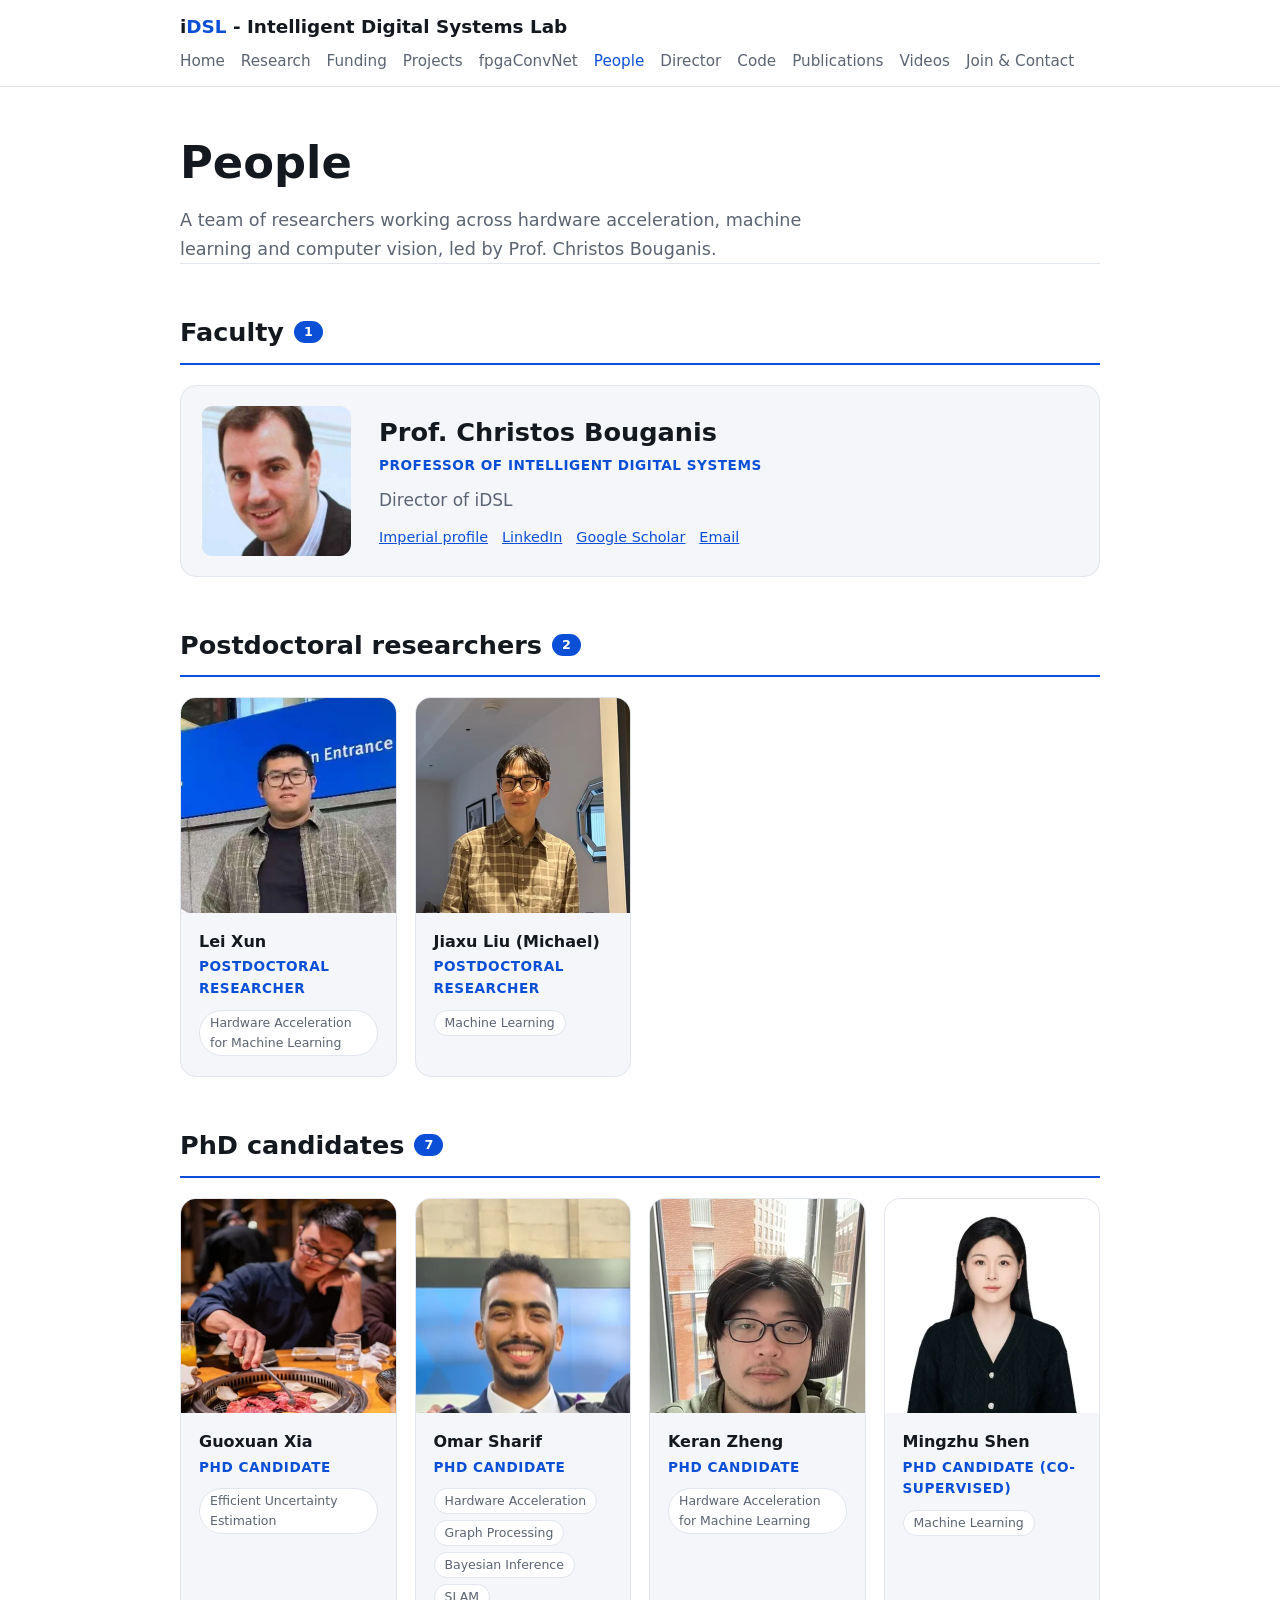
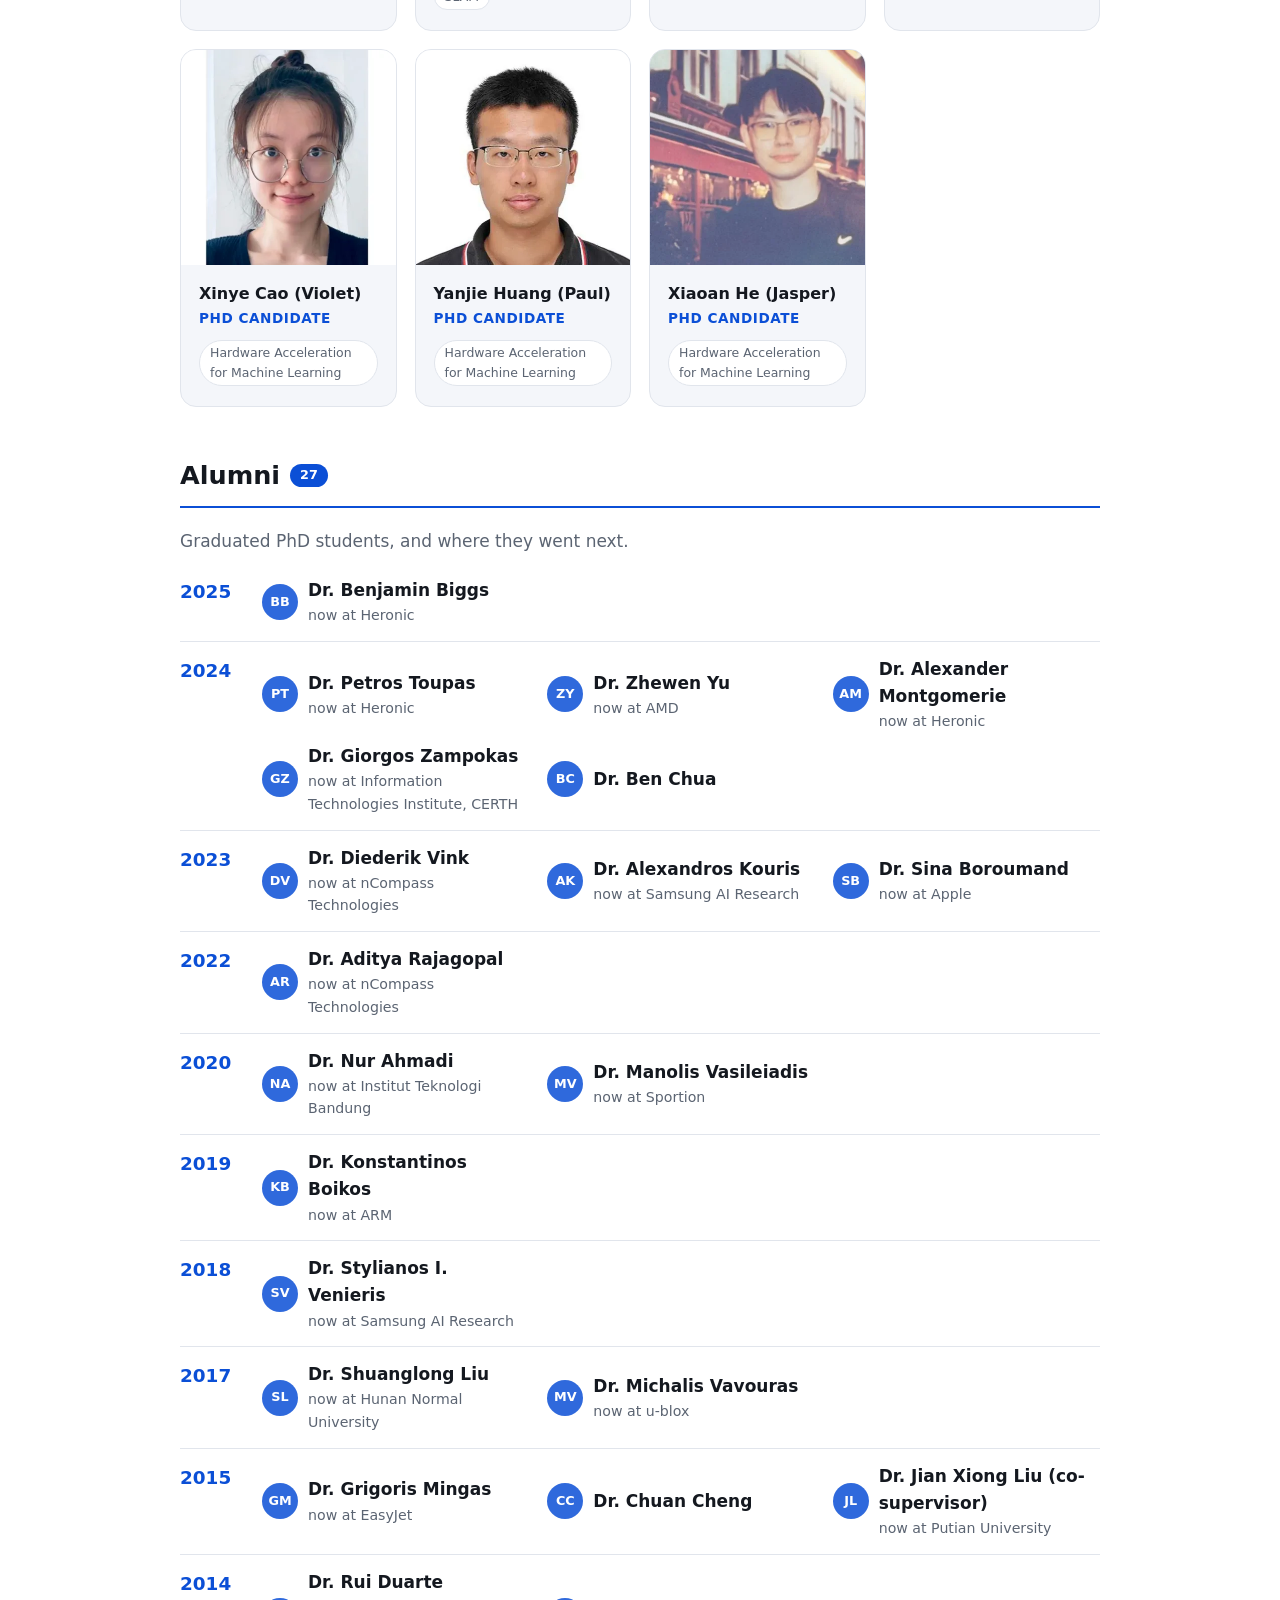
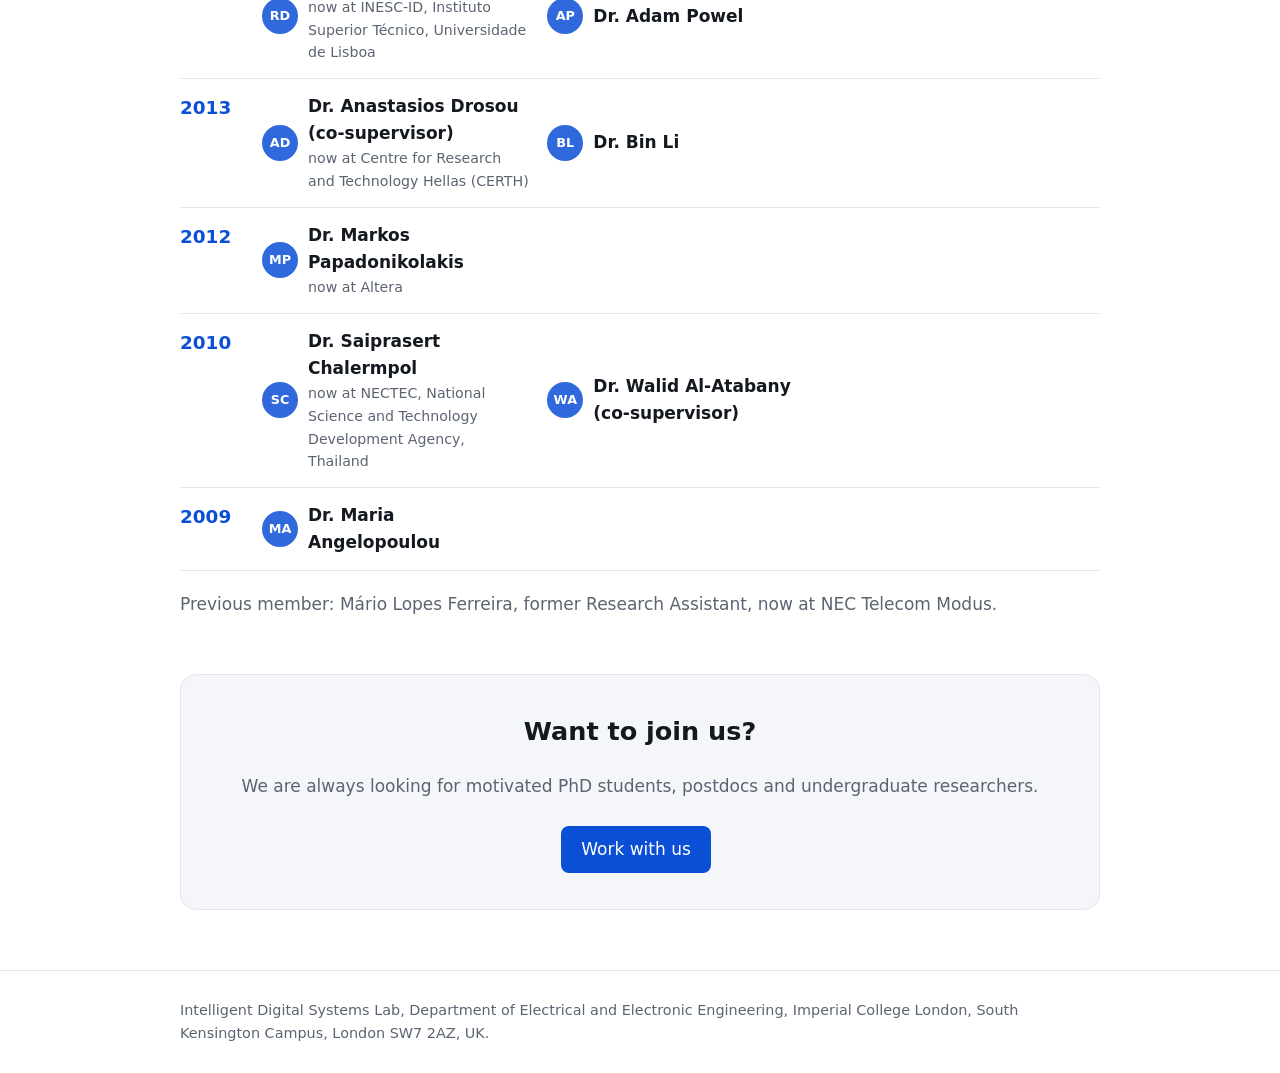
<file: people.html>
<!doctype html><html lang="en"><head><meta charset="utf-8"><meta name="viewport" content="width=device-width,initial-scale=1">
<title>People | Intelligent Digital Systems Lab</title><!-- seo:start --><meta name="description" content="The people of the Intelligent Digital Systems Lab at Imperial College London: faculty, researchers, PhD students and alumni."><link rel="canonical" href="https://ccb98.github.io/idsl_website/people.html"><link rel="icon" type="image/svg+xml" href="favicon.svg"><meta name="theme-color" content="#1b4fd6"><meta property="og:site_name" content="Intelligent Digital Systems Lab"><meta property="og:type" content="website"><meta property="og:title" content="People | Intelligent Digital Systems Lab"><meta property="og:description" content="The people of the Intelligent Digital Systems Lab at Imperial College London: faculty, researchers, PhD students and alumni."><meta property="og:url" content="https://ccb98.github.io/idsl_website/people.html"><meta property="og:image" content="https://ccb98.github.io/idsl_website/images/social-card.png"><meta property="og:image:alt" content="Intelligent Digital Systems Lab, Imperial College London"><meta name="twitter:card" content="summary_large_image"><meta name="twitter:title" content="People | Intelligent Digital Systems Lab"><meta name="twitter:description" content="The people of the Intelligent Digital Systems Lab at Imperial College London: faculty, researchers, PhD students and alumni."><meta name="twitter:image" content="https://ccb98.github.io/idsl_website/images/social-card.png"><script data-goatcounter="https://ccb98.goatcounter.com/count" async src="https://gc.zgo.at/count.js"></script><!-- seo:end --><link rel="stylesheet" href="style.css?v=e834233d"></head><body>
<header><div class="wrap"><a class="brand" href="index.html">i<span>DSL</span> - Intelligent Digital Systems Lab</a><nav><a href="index.html">Home</a><a href="research.html">Research</a><a href="funded-research.html">Funding</a><a href="research-projects.html">Projects</a><a href="fpgaconvnet.html">fpgaConvNet</a><a href="people.html" class=on>People</a><a href="director.html">Director</a><a href="github.html">Code</a><a href="publications.html">Publications</a><a href="videos.html">Videos</a><a href="join.html">Join &amp; Contact</a></nav></div></header>
<main><div class="wrap"><header class="phead"><h1>People</h1><p>A team of researchers working across hardware acceleration, machine learning and computer vision, led by Prof. Christos Bouganis.</p></header>
<section class="psec"><h2>Faculty<span class="cnt">1</span></h2><div class="pgrid facultyg"><article class="person faculty"><div class="ph"><img src="images/people/christos-bouganis.webp" alt="Prof. Christos Bouganis" loading="lazy"></div><div class="info"><h3>Prof. Christos Bouganis</h3><p class="role">Professor of Intelligent Digital Systems</p><div class="tags"></div><p class="sub">Director of iDSL</p><p class="links"><a href="https://profiles.imperial.ac.uk/christos-savvas.bouganis">Imperial profile</a> <a href="https://www.linkedin.com/in/christos-savvas-bouganis-0983b48/">LinkedIn</a> <a href="https://scholar.google.com/citations?user=A-XGmNoAAAAJ">Google Scholar</a> <a href="mailto:christos-savvas.bouganis@imperial.ac.uk">Email</a></p></div></article></div></section><section class="psec"><h2>Postdoctoral researchers<span class="cnt">2</span></h2><div class="pgrid postg"><article class="person post"><div class="ph"><img src="images/people/lei-xun.webp" alt="Lei Xun" loading="lazy"></div><div class="info"><h3>Lei Xun</h3><p class="role">Postdoctoral Researcher</p><div class="tags"><span class="tag">Hardware Acceleration for Machine Learning</span></div></div></article><article class="person post"><div class="ph"><img src="images/people/jiaxu-liu.webp" alt="Jiaxu Liu (Michael)" loading="lazy"></div><div class="info"><h3>Jiaxu Liu (Michael)</h3><p class="role">Postdoctoral Researcher</p><div class="tags"><span class="tag">Machine Learning</span></div></div></article></div></section><section class="psec"><h2>PhD candidates<span class="cnt">7</span></h2><div class="pgrid phdg"><article class="person phd"><div class="ph"><img src="images/people/guoxuan-xia.webp" alt="Guoxuan Xia" loading="lazy"></div><div class="info"><h3>Guoxuan Xia</h3><p class="role">PhD Candidate</p><div class="tags"><span class="tag">Efficient Uncertainty Estimation</span></div></div></article><article class="person phd"><div class="ph"><img src="images/people/omar-sharif.webp" alt="Omar Sharif" loading="lazy"></div><div class="info"><h3>Omar Sharif</h3><p class="role">PhD Candidate</p><div class="tags"><span class="tag">Hardware Acceleration</span><span class="tag">Graph Processing</span><span class="tag">Bayesian Inference</span><span class="tag">SLAM</span></div></div></article><article class="person phd"><div class="ph"><img src="images/people/keran-zheng.webp" alt="Keran Zheng" loading="lazy"></div><div class="info"><h3>Keran Zheng</h3><p class="role">PhD Candidate</p><div class="tags"><span class="tag">Hardware Acceleration for Machine Learning</span></div></div></article><article class="person phd"><div class="ph"><img src="images/people/mingzhu-shen.webp" alt="Mingzhu Shen" loading="lazy"></div><div class="info"><h3>Mingzhu Shen</h3><p class="role">PhD Candidate (co-supervised)</p><div class="tags"><span class="tag">Machine Learning</span></div></div></article><article class="person phd"><div class="ph"><img src="images/people/xinye-cao.webp" alt="Xinye Cao (Violet)" loading="lazy"></div><div class="info"><h3>Xinye Cao (Violet)</h3><p class="role">PhD Candidate</p><div class="tags"><span class="tag">Hardware Acceleration for Machine Learning</span></div></div></article><article class="person phd"><div class="ph"><img src="images/people/yanjie-huang.webp" alt="Yanjie Huang (Paul)" loading="lazy"></div><div class="info"><h3>Yanjie Huang (Paul)</h3><p class="role">PhD Candidate</p><div class="tags"><span class="tag">Hardware Acceleration for Machine Learning</span></div></div></article><article class="person phd"><div class="ph"><img src="images/people/xiaoan-he.webp" alt="Xiaoan He (Jasper)" loading="lazy"></div><div class="info"><h3>Xiaoan He (Jasper)</h3><p class="role">PhD Candidate</p><div class="tags"><span class="tag">Hardware Acceleration for Machine Learning</span></div></div></article></div></section>
<section class="psec"><h2>Alumni<span class="cnt">27</span></h2><p class="sub">Graduated PhD students, and where they went next.</p><div class="alumni"><div class="yr"><div class="y">2025</div><ul><li><span class="av">BB</span><span><b>Dr. Benjamin Biggs</b><small>now at Heronic</small></span></li></ul></div><div class="yr"><div class="y">2024</div><ul><li><span class="av">PT</span><span><b>Dr. Petros Toupas</b><small>now at Heronic</small></span></li><li><span class="av">ZY</span><span><b>Dr. Zhewen Yu</b><small>now at AMD</small></span></li><li><span class="av">AM</span><span><b>Dr. Alexander Montgomerie</b><small>now at Heronic</small></span></li><li><span class="av">GZ</span><span><b>Dr. Giorgos Zampokas</b><small>now at Information Technologies Institute, CERTH</small></span></li><li><span class="av">BC</span><span><b>Dr. Ben Chua</b></span></li></ul></div><div class="yr"><div class="y">2023</div><ul><li><span class="av">DV</span><span><b>Dr. Diederik Vink</b><small>now at nCompass Technologies</small></span></li><li><span class="av">AK</span><span><b>Dr. Alexandros Kouris</b><small>now at Samsung AI Research</small></span></li><li><span class="av">SB</span><span><b>Dr. Sina Boroumand</b><small>now at Apple</small></span></li></ul></div><div class="yr"><div class="y">2022</div><ul><li><span class="av">AR</span><span><b>Dr. Aditya Rajagopal</b><small>now at nCompass Technologies</small></span></li></ul></div><div class="yr"><div class="y">2020</div><ul><li><span class="av">NA</span><span><b>Dr. Nur Ahmadi</b><small>now at Institut Teknologi Bandung</small></span></li><li><span class="av">MV</span><span><b>Dr. Manolis Vasileiadis</b><small>now at Sportion</small></span></li></ul></div><div class="yr"><div class="y">2019</div><ul><li><span class="av">KB</span><span><b>Dr. Konstantinos Boikos</b><small>now at ARM</small></span></li></ul></div><div class="yr"><div class="y">2018</div><ul><li><span class="av">SV</span><span><b>Dr. Stylianos I. Venieris</b><small>now at Samsung AI Research</small></span></li></ul></div><div class="yr"><div class="y">2017</div><ul><li><span class="av">SL</span><span><b>Dr. Shuanglong Liu</b><small>now at Hunan Normal University</small></span></li><li><span class="av">MV</span><span><b>Dr. Michalis Vavouras</b><small>now at u-blox</small></span></li></ul></div><div class="yr"><div class="y">2015</div><ul><li><span class="av">GM</span><span><b>Dr. Grigoris Mingas</b><small>now at EasyJet</small></span></li><li><span class="av">CC</span><span><b>Dr. Chuan Cheng</b></span></li><li><span class="av">JL</span><span><b>Dr. Jian Xiong Liu (co-supervisor)</b><small>now at Putian University</small></span></li></ul></div><div class="yr"><div class="y">2014</div><ul><li><span class="av">RD</span><span><b>Dr. Rui Duarte</b><small>now at INESC-ID, Instituto Superior Técnico, Universidade de Lisboa</small></span></li><li><span class="av">AP</span><span><b>Dr. Adam Powel</b></span></li></ul></div><div class="yr"><div class="y">2013</div><ul><li><span class="av">AD</span><span><b>Dr. Anastasios Drosou (co-supervisor)</b><small>now at Centre for Research and Technology Hellas (CERTH)</small></span></li><li><span class="av">BL</span><span><b>Dr. Bin Li</b></span></li></ul></div><div class="yr"><div class="y">2012</div><ul><li><span class="av">MP</span><span><b>Dr. Markos Papadonikolakis</b><small>now at Altera</small></span></li></ul></div><div class="yr"><div class="y">2010</div><ul><li><span class="av">SC</span><span><b>Dr. Saiprasert Chalermpol</b><small>now at NECTEC, National Science and Technology Development Agency, Thailand</small></span></li><li><span class="av">WA</span><span><b>Dr. Walid Al-Atabany (co-supervisor)</b></span></li></ul></div><div class="yr"><div class="y">2009</div><ul><li><span class="av">MA</span><span><b>Dr. Maria Angelopoulou</b></span></li></ul></div></div>
<p class="sub" style="margin-top:20px">Previous member: Mário Lopes Ferreira, former Research Assistant, now at NEC Telecom Modus.</p></section>
<section class="cta"><h2>Want to join us?</h2><p>We are always looking for motivated PhD students, postdocs and undergraduate researchers.</p><a class="btn" href="join.html">Work with us</a></section></div></main>
<footer><div class="wrap">Intelligent Digital Systems Lab, Department of Electrical and Electronic Engineering, Imperial College London, South Kensington Campus, London SW7 2AZ, UK.</div></footer></body></html>
</file>
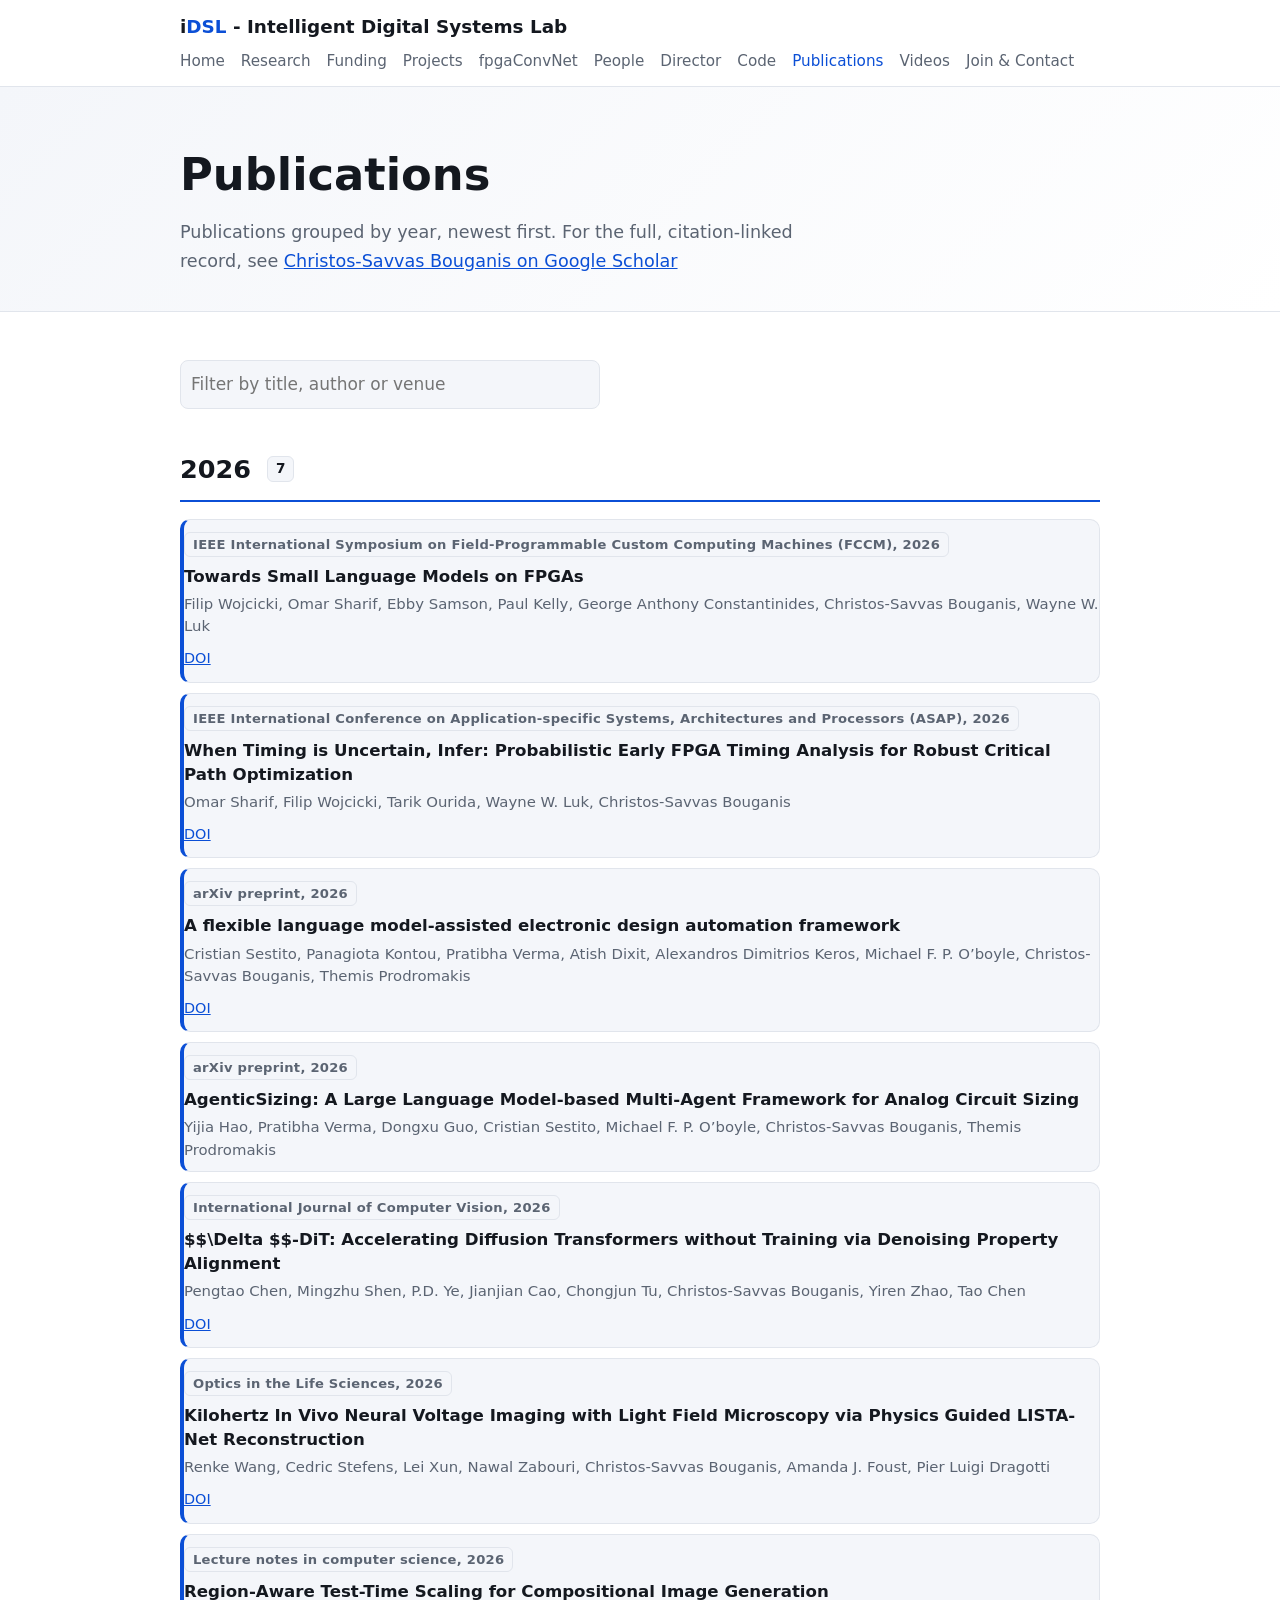
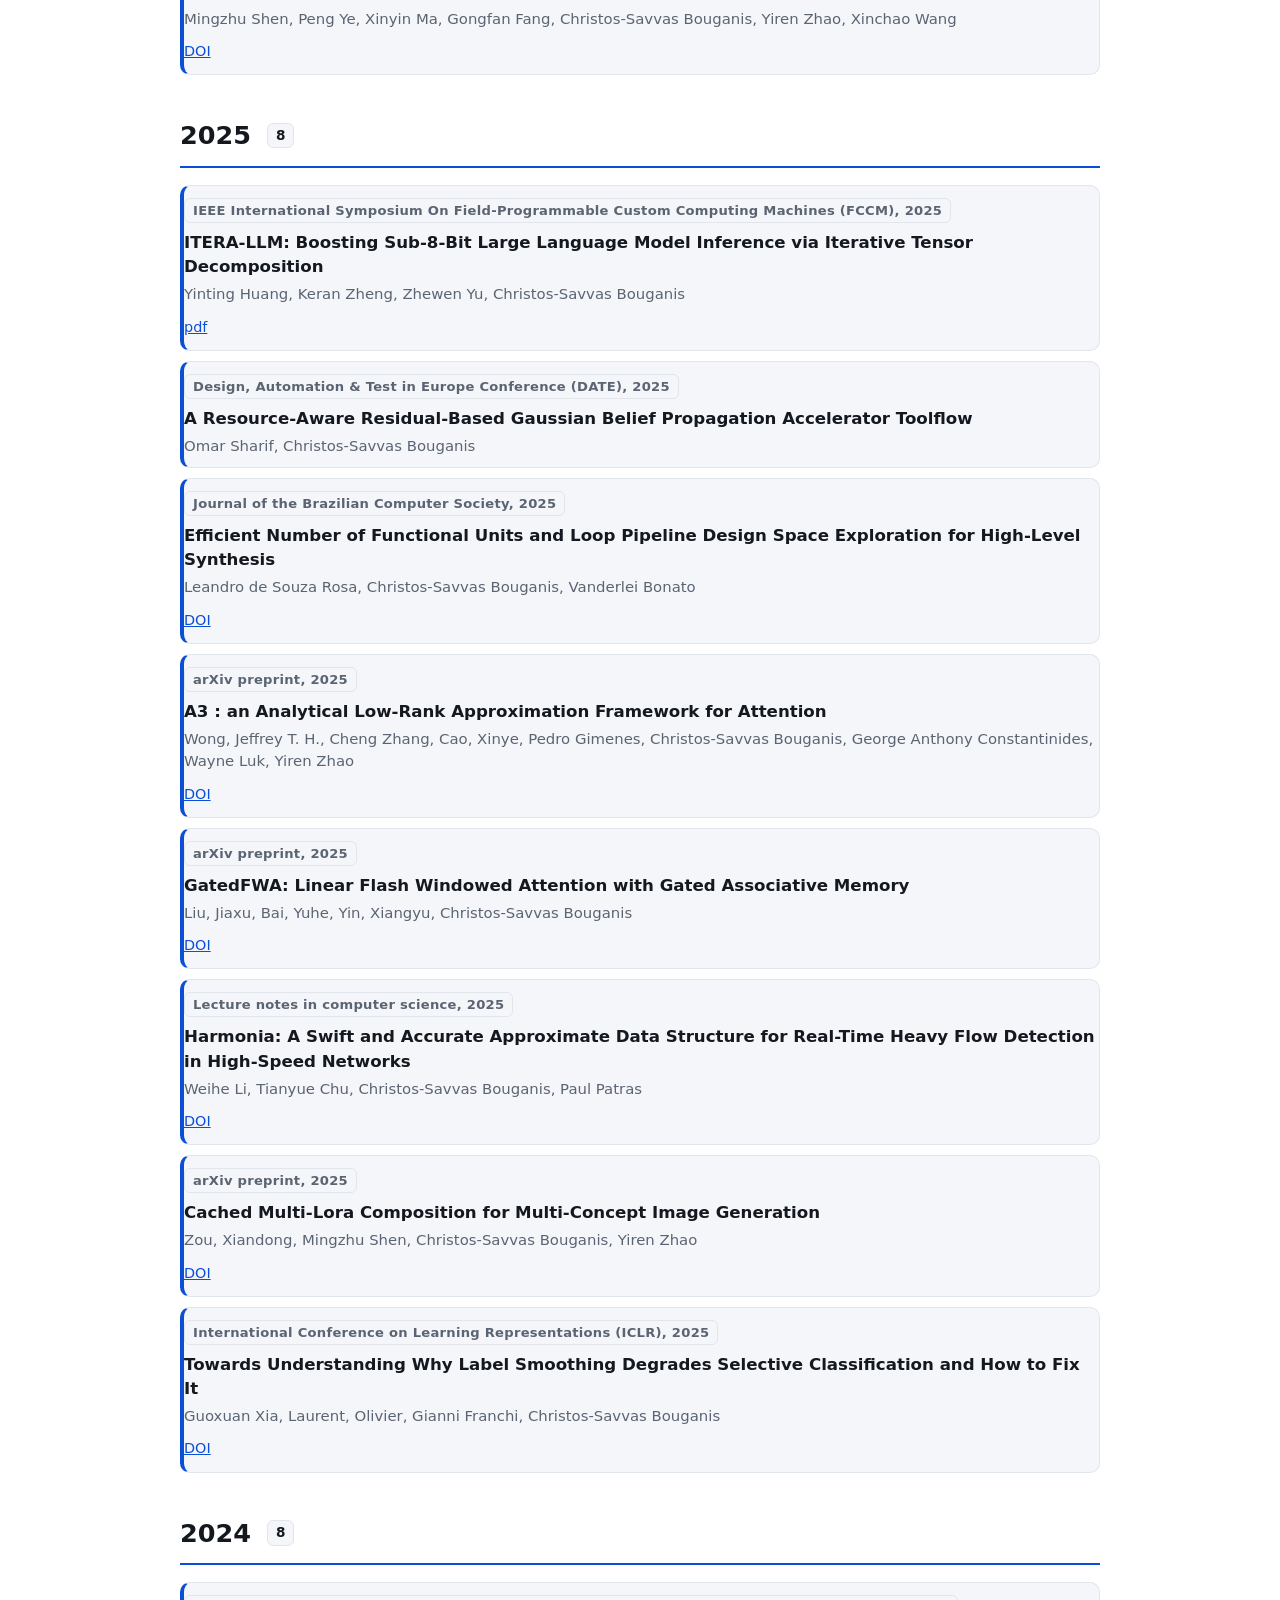
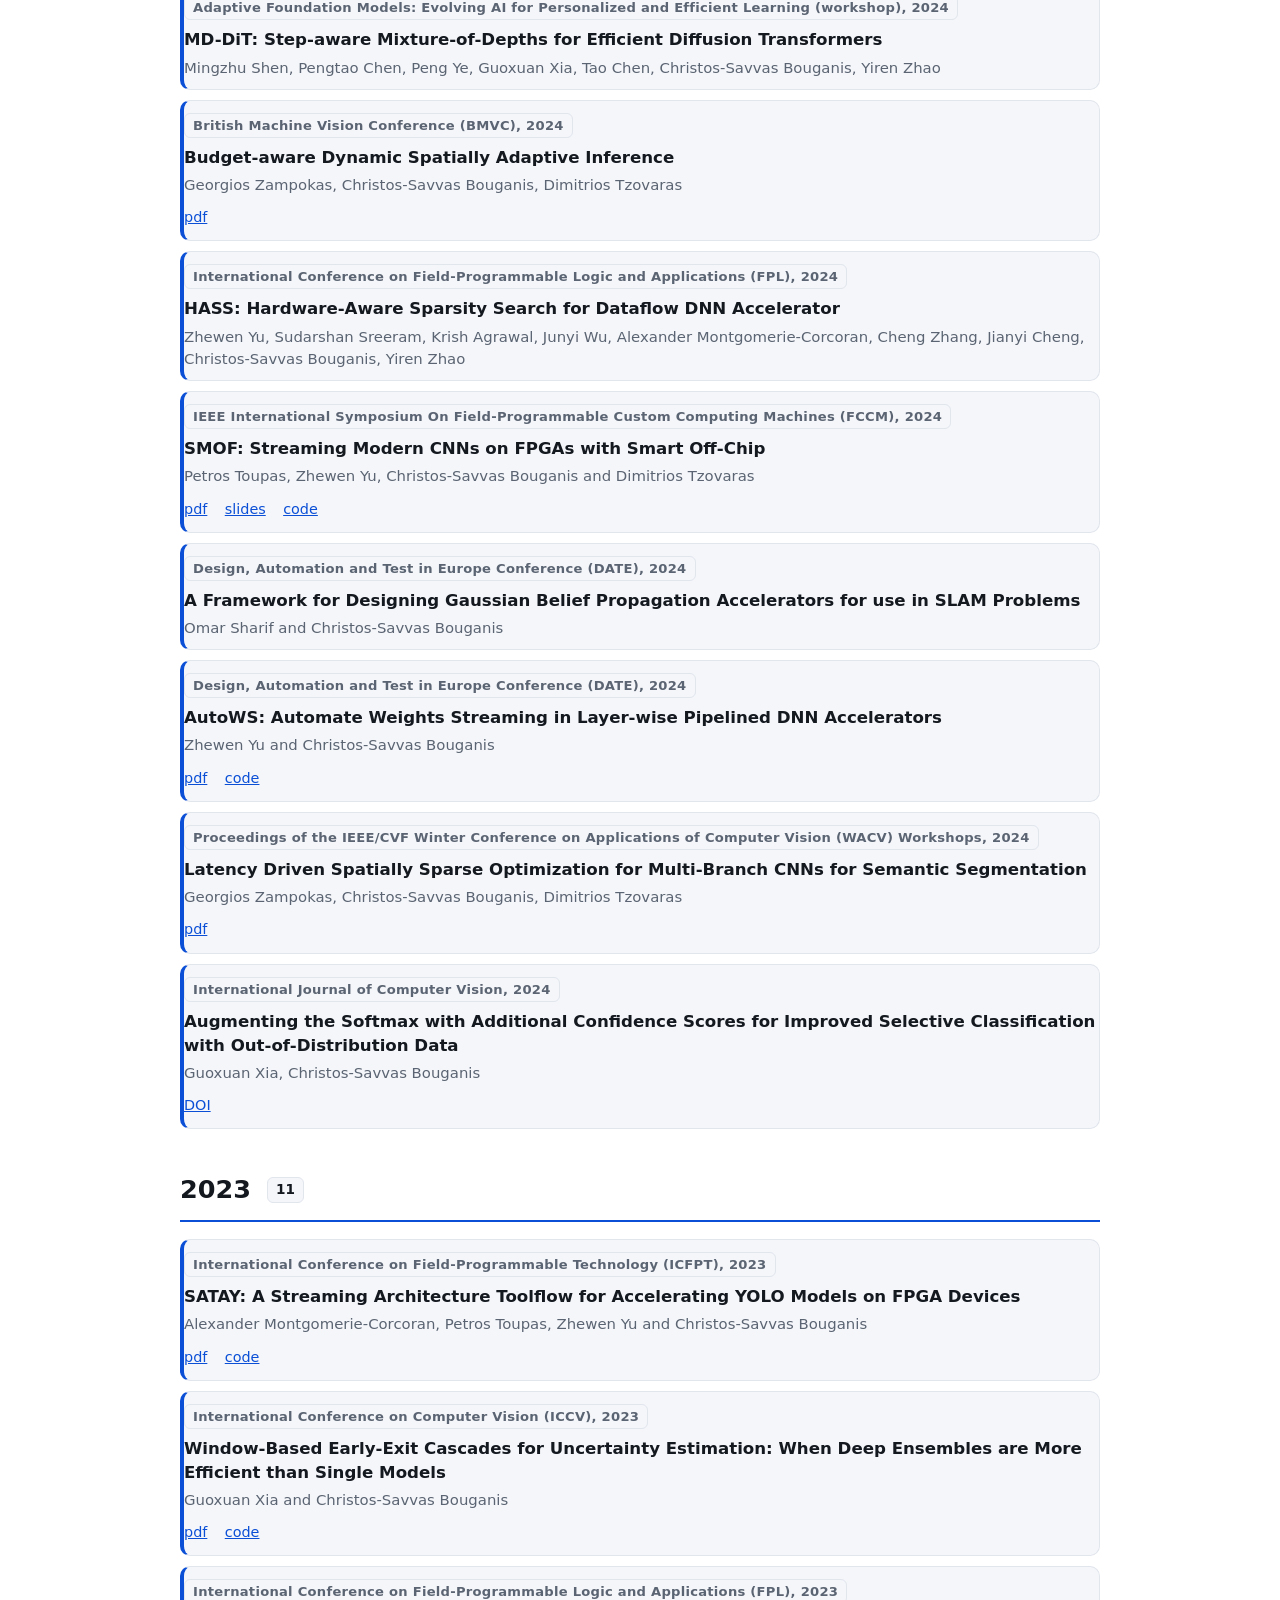
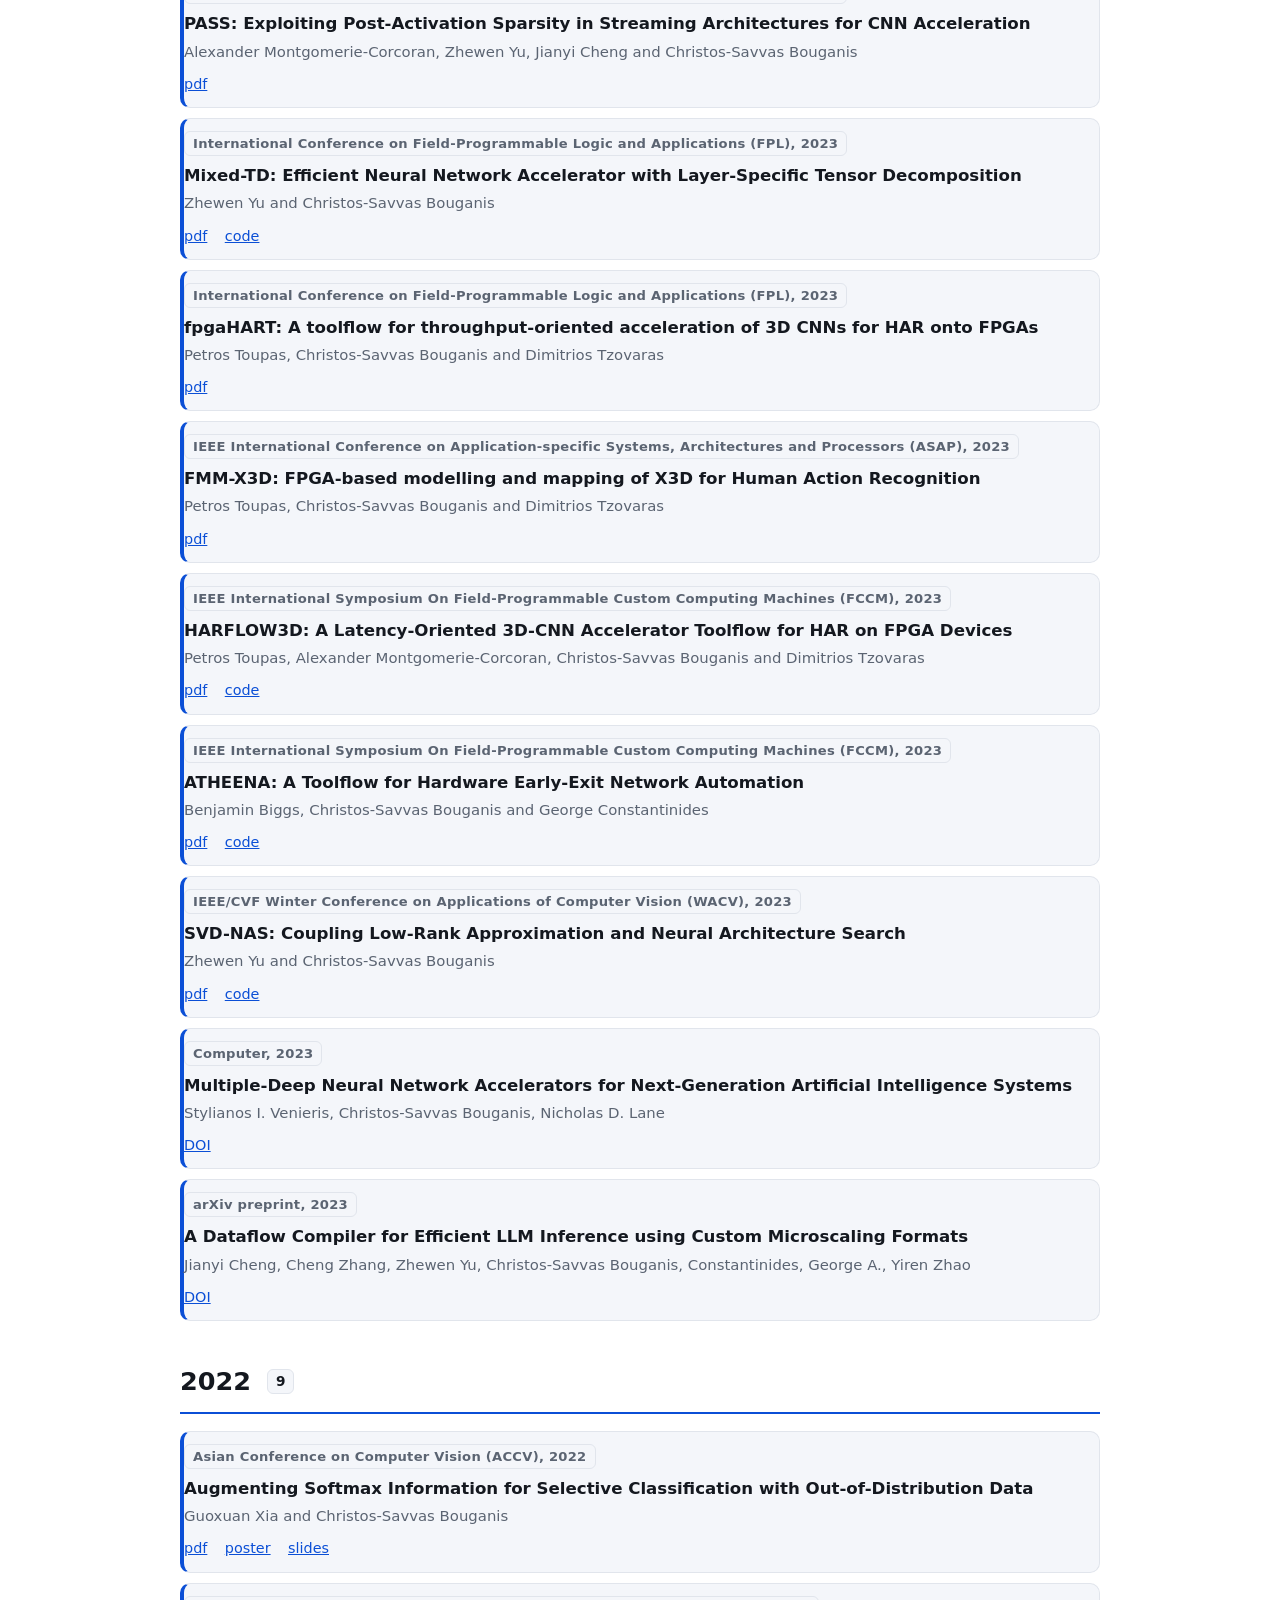
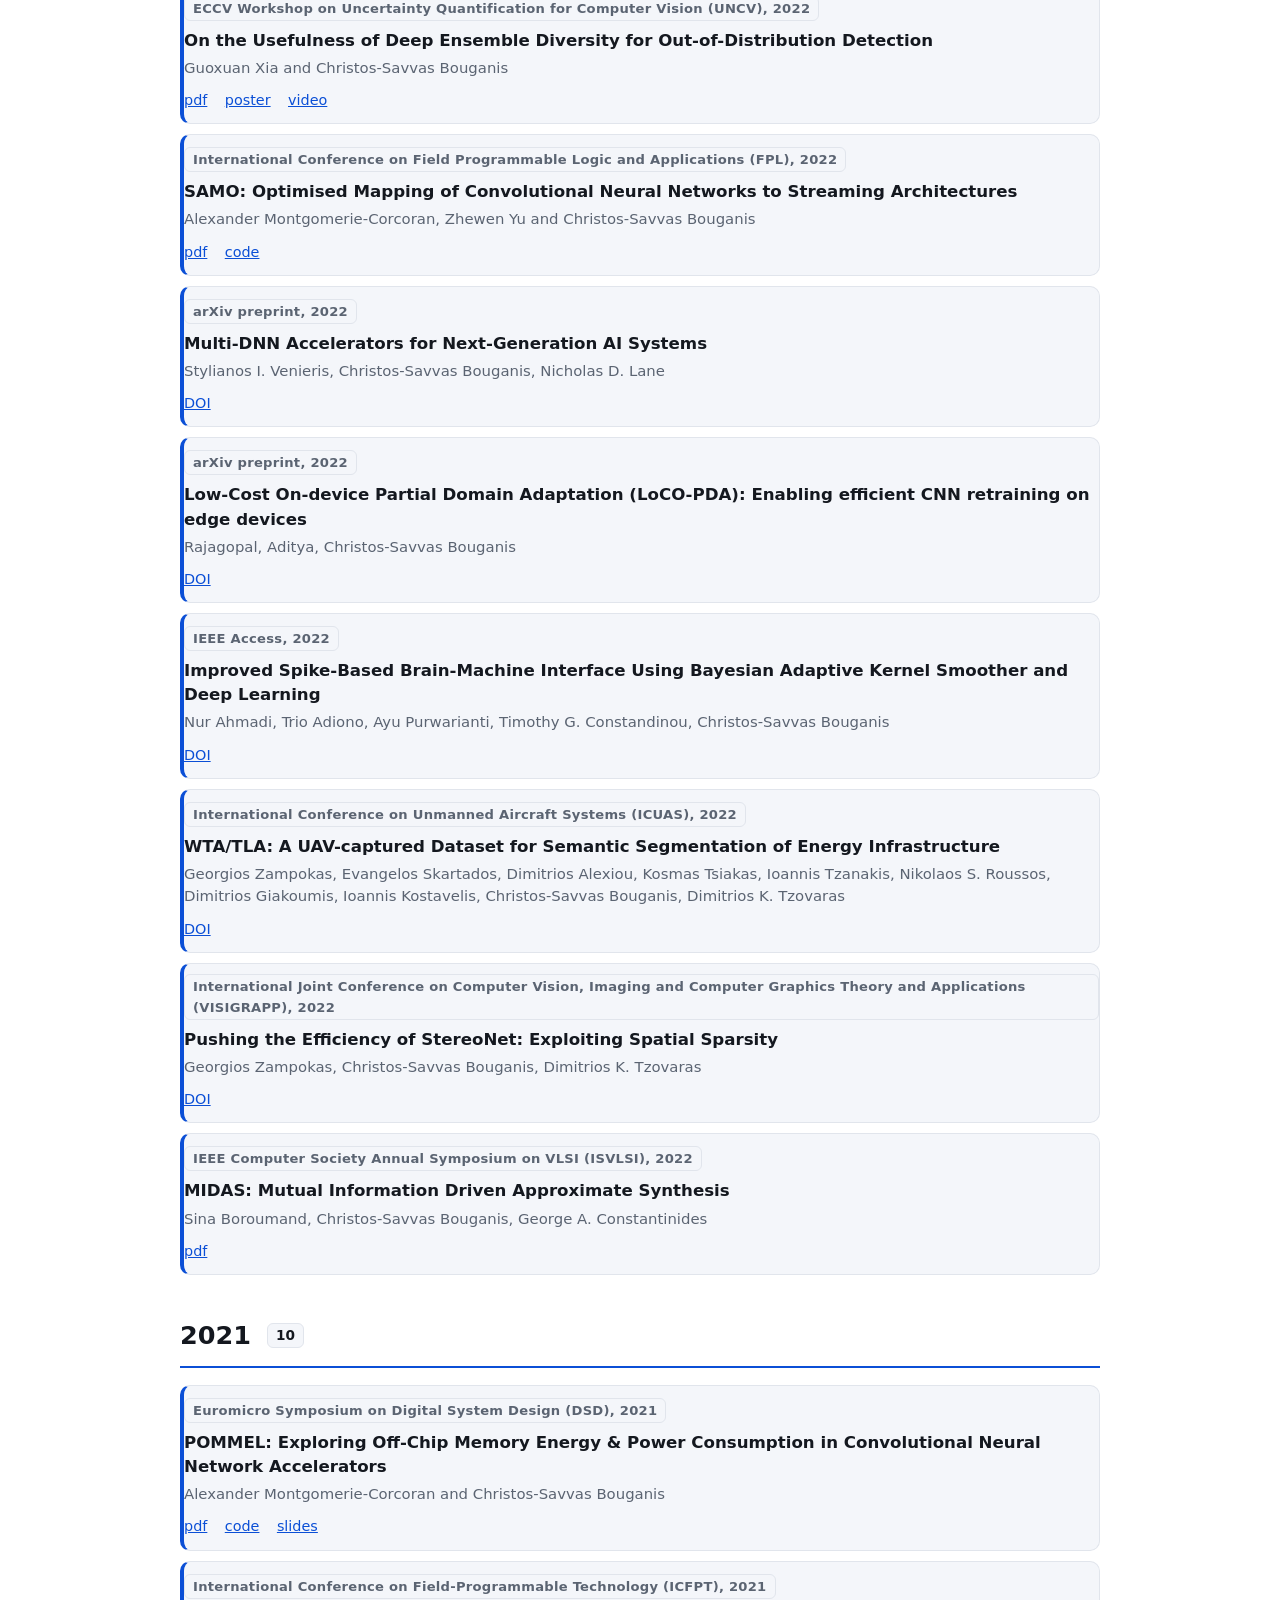
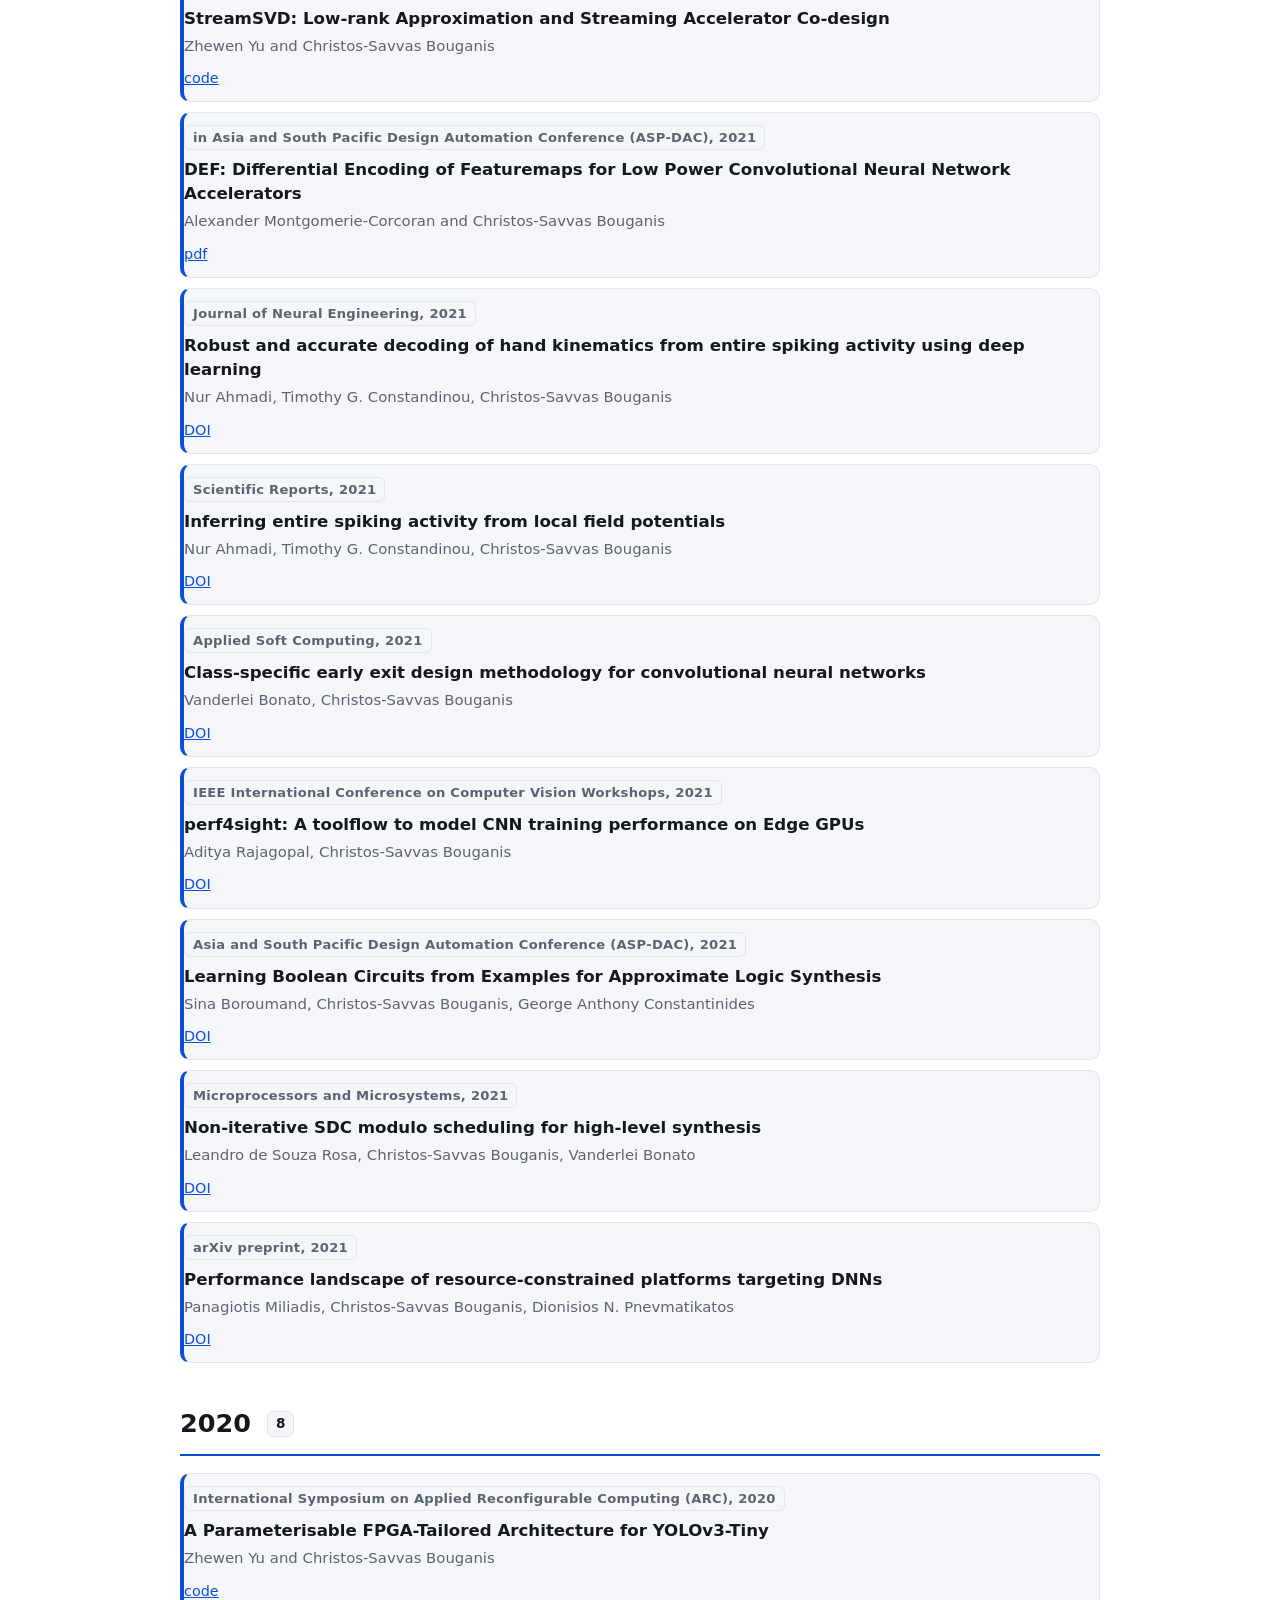
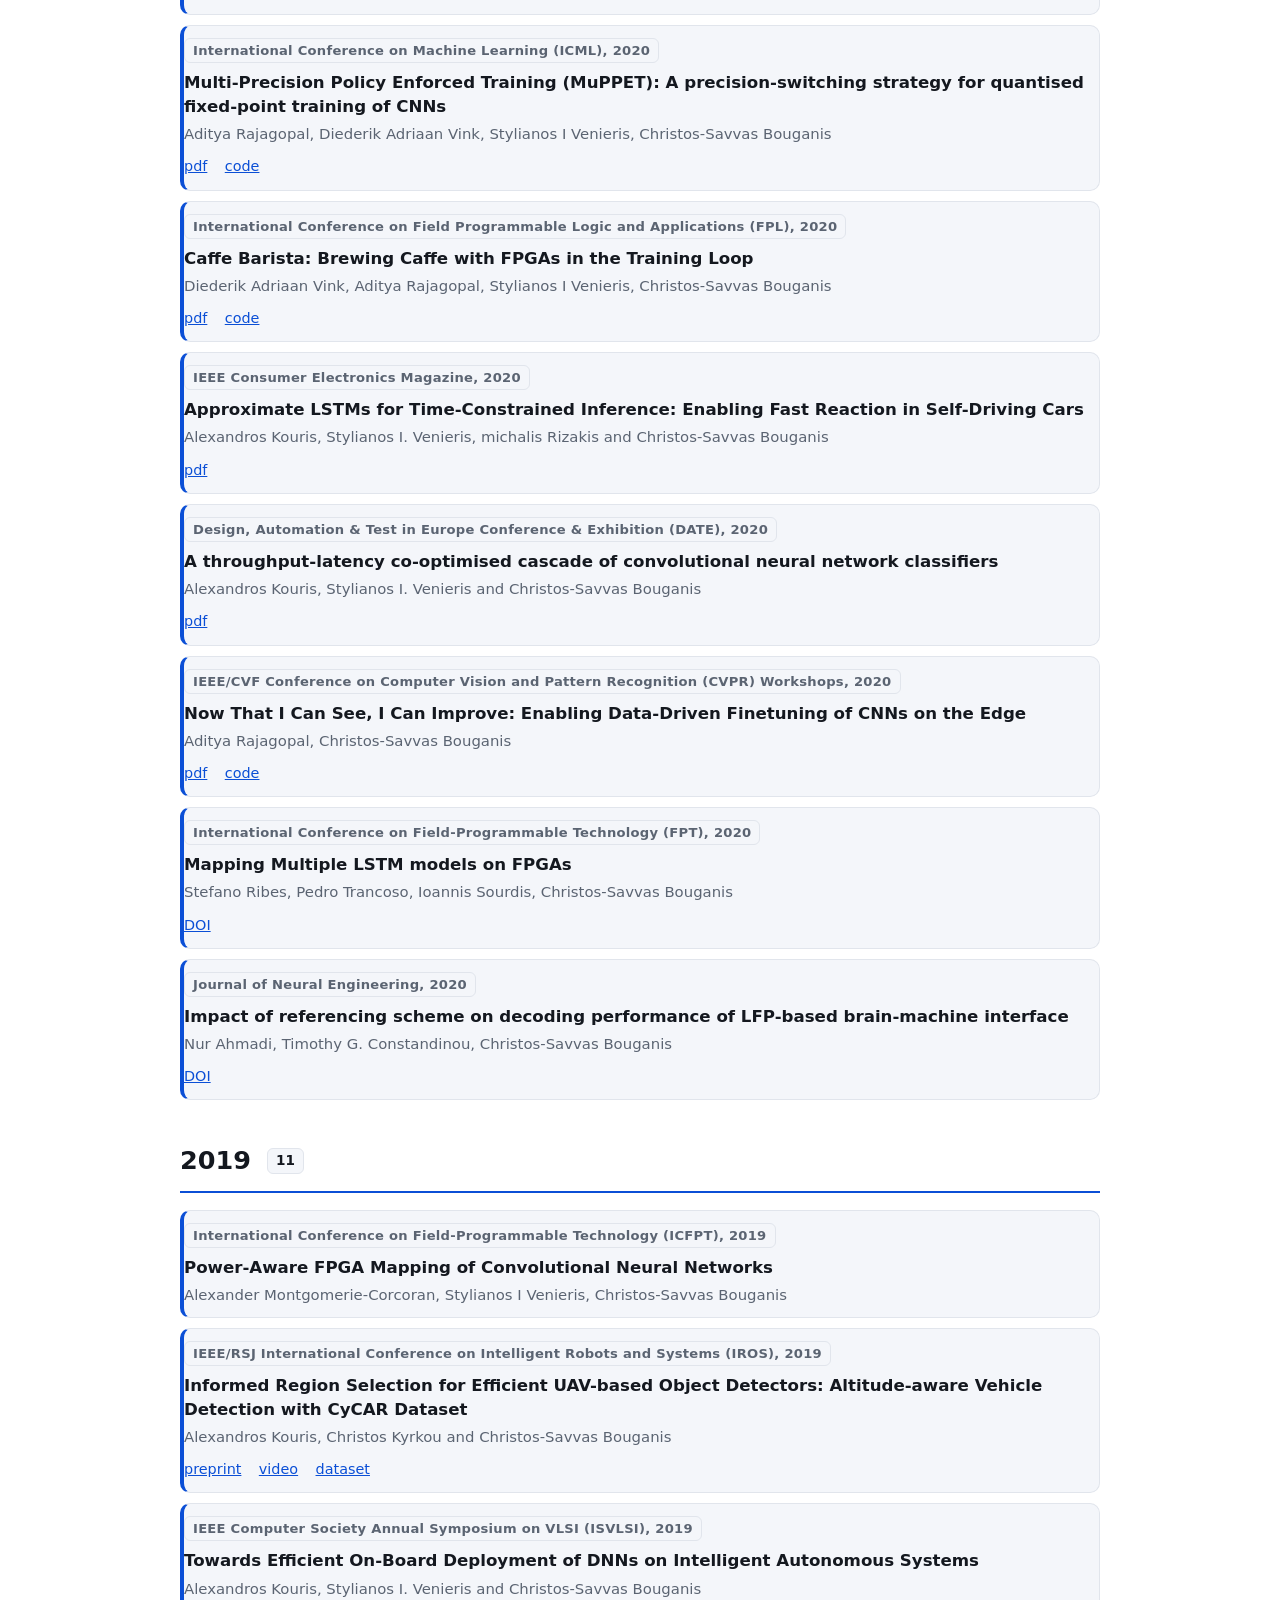
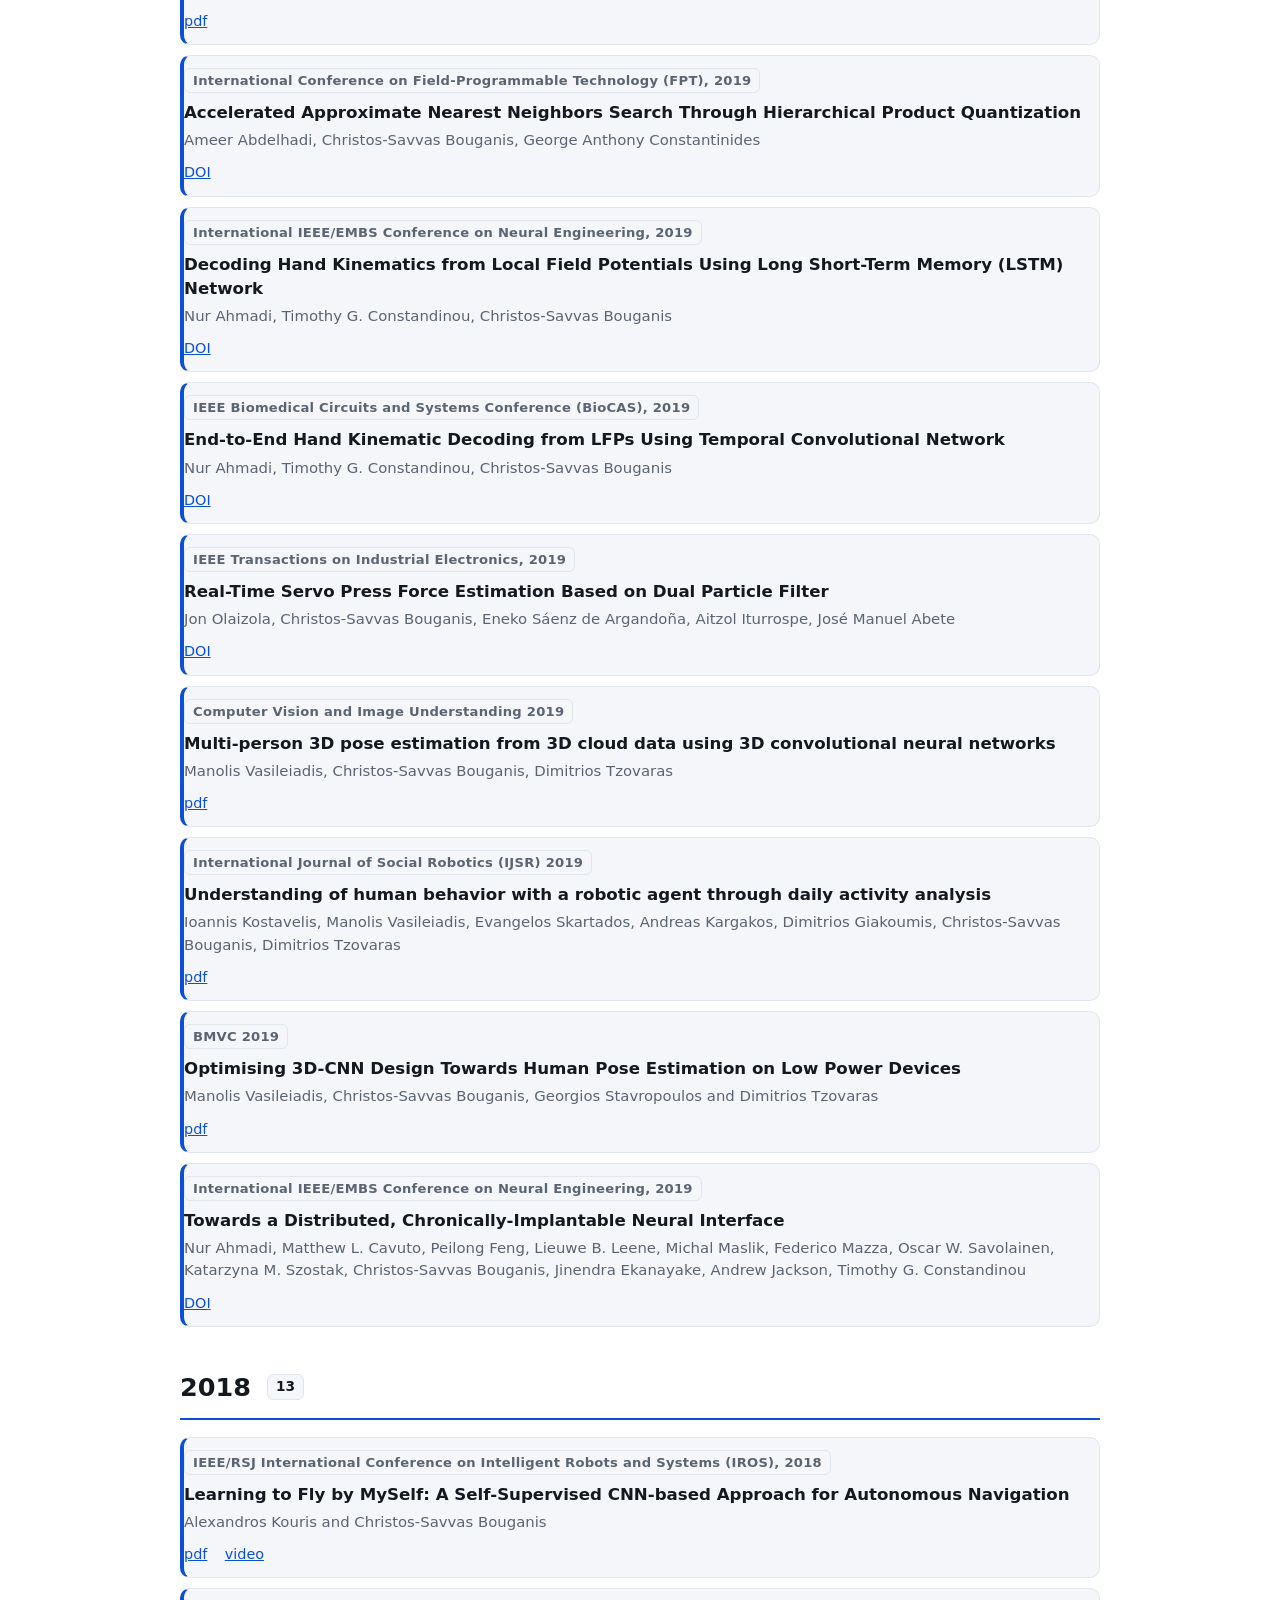
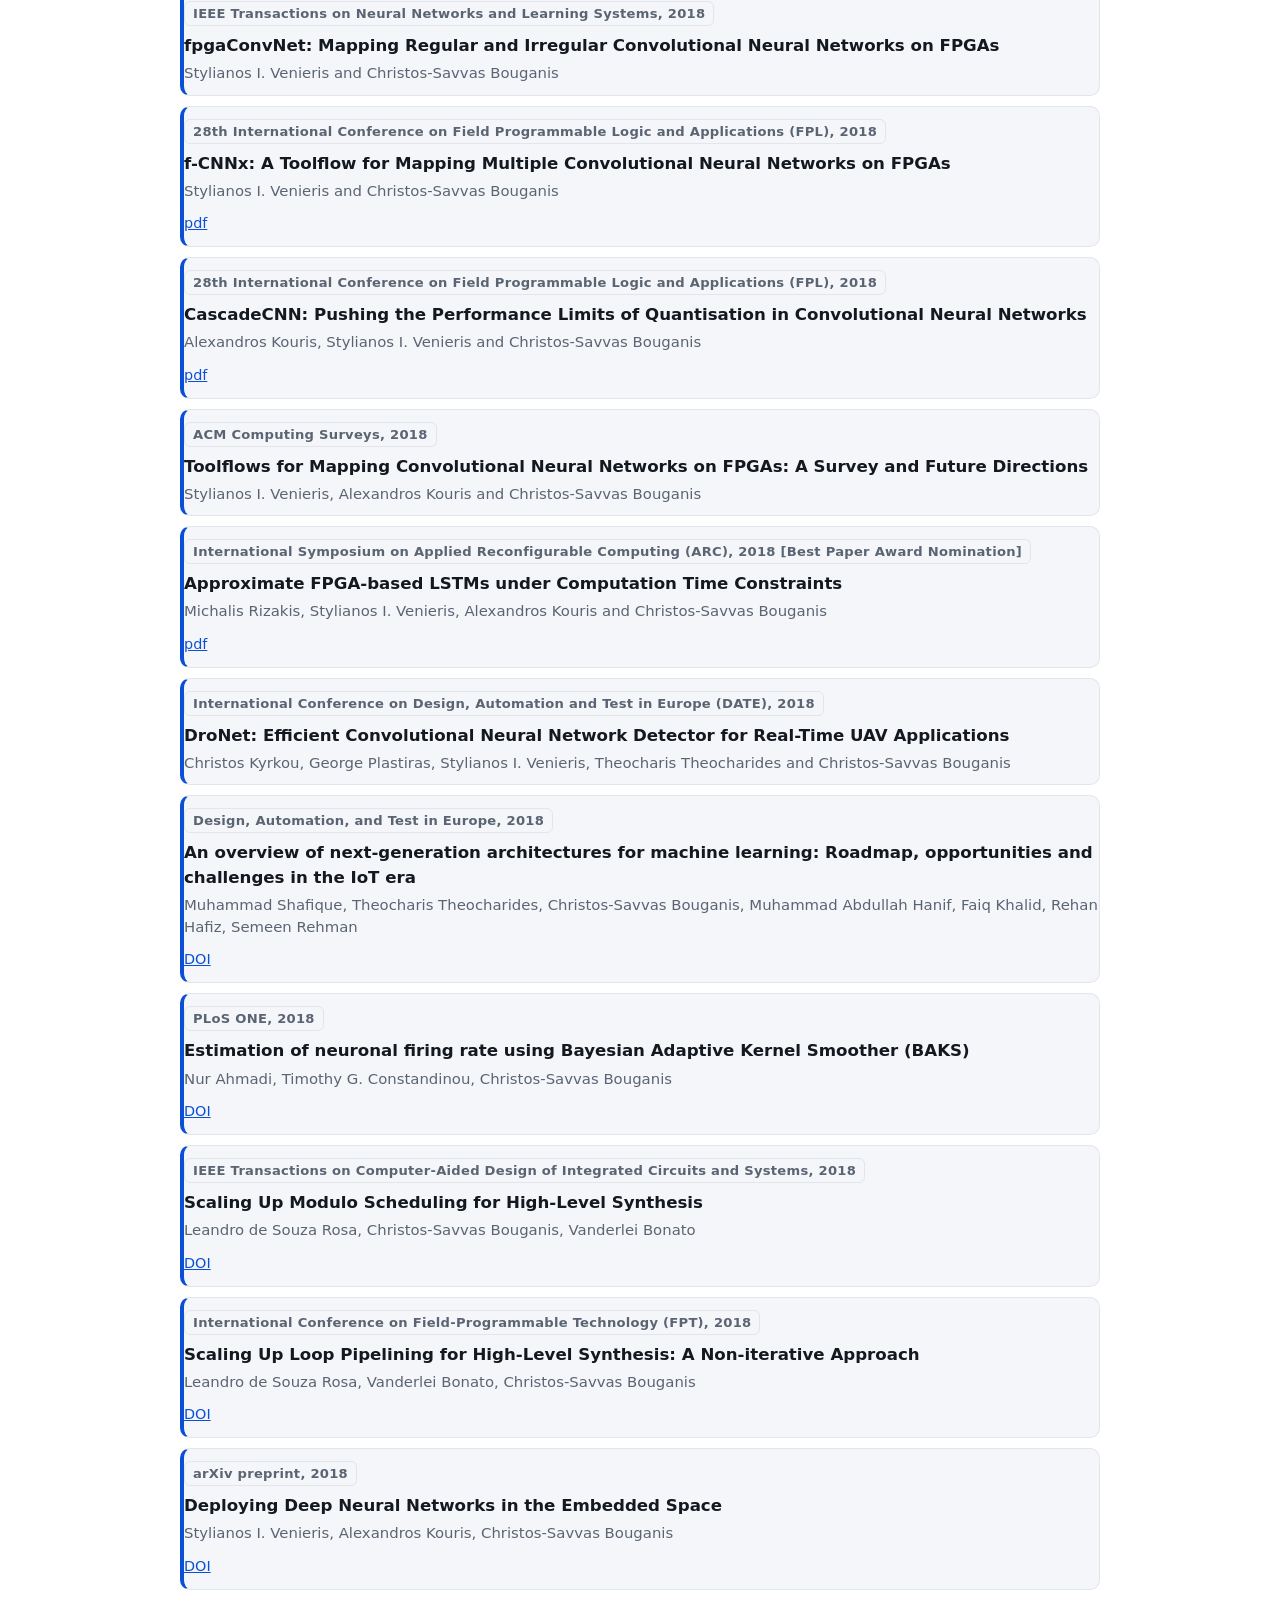
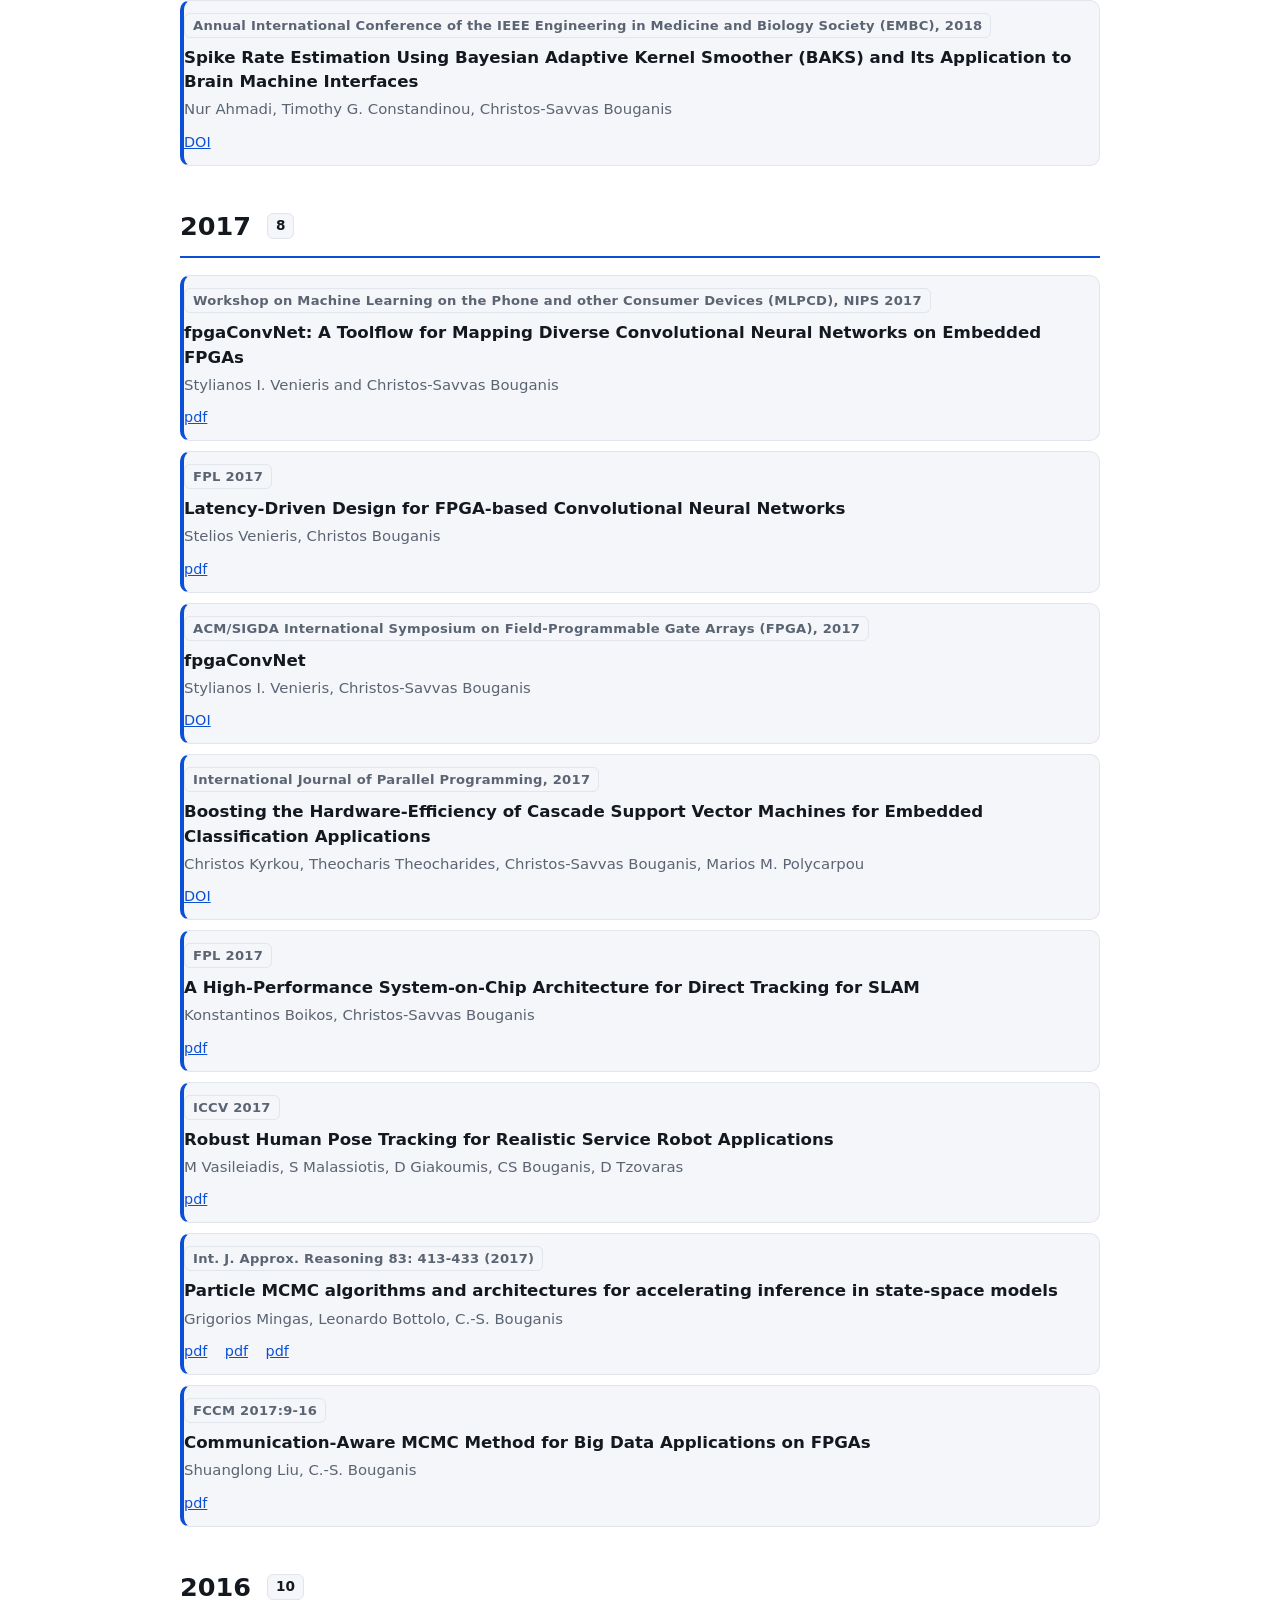
<file: publications.html>
<!DOCTYPE html>

<html lang="en"><head><meta charset="utf-8"/><meta content="width=device-width,initial-scale=1" name="viewport"/>
<title>Publications | Intelligent Digital Systems Lab</title><!-- seo:start --><meta name="description" content="Publications from iDSL grouped by year, with links to papers, code and slides."><link rel="canonical" href="https://ccb98.github.io/idsl_website/publications.html"><link rel="icon" type="image/svg+xml" href="favicon.svg"><meta name="theme-color" content="#1b4fd6"><meta property="og:site_name" content="Intelligent Digital Systems Lab"><meta property="og:type" content="website"><meta property="og:title" content="Publications | Intelligent Digital Systems Lab"><meta property="og:description" content="Publications from iDSL grouped by year, with links to papers, code and slides."><meta property="og:url" content="https://ccb98.github.io/idsl_website/publications.html"><meta property="og:image" content="https://ccb98.github.io/idsl_website/images/social-card.png"><meta property="og:image:alt" content="Intelligent Digital Systems Lab, Imperial College London"><meta name="twitter:card" content="summary_large_image"><meta name="twitter:title" content="Publications | Intelligent Digital Systems Lab"><meta name="twitter:description" content="Publications from iDSL grouped by year, with links to papers, code and slides."><meta name="twitter:image" content="https://ccb98.github.io/idsl_website/images/social-card.png"><script data-goatcounter="https://ccb98.goatcounter.com/count" async src="https://gc.zgo.at/count.js"></script><!-- seo:end --><link href="style.css?v=e834233d" rel="stylesheet"/></head><body>
<header><div class="wrap"><a class="brand" href="index.html">i<span>DSL</span> - Intelligent Digital Systems Lab</a><nav><a href="index.html">Home</a><a href="research.html">Research</a><a href="funded-research.html">Funding</a><a href="research-projects.html">Projects</a><a href="fpgaconvnet.html">fpgaConvNet</a><a href="people.html">People</a><a href="director.html">Director</a><a href="github.html">Code</a><a class="on" href="publications.html">Publications</a><a href="videos.html">Videos</a><a href="join.html">Join &amp; Contact</a></nav></div></header>
<section class="pagehead"><div class="wrap"><h1>Publications</h1><p>Publications grouped by year, newest first. For the full, citation-linked record, see <a href="https://scholar.google.com/citations?user=A-XGmNoAAAAJ&amp;hl=en">Christos-Savvas Bouganis on Google Scholar</a></p></div></section><main><div class="wrap"><label class="sr-only" for="q">Search publications</label><input id="q" placeholder="Filter by title, author or venue" style="width:100%;max-width:420px;padding:10px;border:1px solid var(--line);border-radius:8px;background:var(--card);color:var(--fg);font:inherit" type="search"/><!-- pubs:start --><section class="sec"><h2>2026 <span class="venue">7</span></h2><ul class="plain"><li class="pub"><span class="date venue pub-venue">IEEE International Symposium on Field-Programmable Custom Computing Machines (FCCM), 2026</span><strong>Towards Small Language Models on FPGAs</strong><span class="date pub-authors">Filip Wojcicki, Omar Sharif, Ebby Samson, Paul Kelly, George Anthony Constantinides, Christos-Savvas Bouganis, Wayne W. Luk</span><span class="pub-links"><a href="https://doi.org/10.1109/fccm68464.2026.00058">DOI</a></span></li><li class="pub"><span class="date venue pub-venue">IEEE International Conference on Application-specific Systems, Architectures and Processors (ASAP), 2026</span><strong>When Timing is Uncertain, Infer: Probabilistic Early FPGA Timing Analysis for Robust Critical Path Optimization</strong><span class="date pub-authors">Omar Sharif, Filip Wojcicki, Tarik Ourida, Wayne W. Luk, Christos-Savvas Bouganis</span><span class="pub-links"><a href="https://doi.org/10.1109/asap71856.2026.00032">DOI</a></span></li><li class="pub"><span class="date venue pub-venue">arXiv preprint, 2026</span><strong>A flexible language model-assisted electronic design automation framework</strong><span class="date pub-authors">Cristian Sestito, Panagiota Kontou, Pratibha Verma, Atish Dixit, Alexandros Dimitrios Keros, Michael F. P. O’boyle, Christos-Savvas Bouganis, Themis Prodromakis</span><span class="pub-links"><a href="https://doi.org/10.48550/arxiv.2601.14098">DOI</a></span></li><li class="pub"><span class="date venue pub-venue">arXiv preprint, 2026</span><strong>AgenticSizing: A Large Language Model-based Multi-Agent Framework for Analog Circuit Sizing</strong><span class="date pub-authors">Yijia Hao, Pratibha Verma, Dongxu Guo, Cristian Sestito, Michael F. P. O’boyle, Christos-Savvas Bouganis, Themis Prodromakis</span></li><li class="pub"><span class="date venue pub-venue">International Journal of Computer Vision, 2026</span><strong>$$\Delta $$-DiT: Accelerating Diffusion Transformers without Training via Denoising Property Alignment</strong><span class="date pub-authors">Pengtao Chen, Mingzhu Shen, P.D. Ye, Jianjian Cao, Chongjun Tu, Christos-Savvas Bouganis, Yiren Zhao, Tao Chen</span><span class="pub-links"><a href="https://doi.org/10.1007/s11263-026-02871-7">DOI</a></span></li><li class="pub"><span class="date venue pub-venue">Optics in the Life Sciences, 2026</span><strong>Kilohertz In Vivo Neural Voltage Imaging with Light Field Microscopy via Physics Guided LISTA-Net Reconstruction</strong><span class="date pub-authors">Renke Wang, Cedric Stefens, Lei Xun, Nawal Zabouri, Christos-Savvas Bouganis, Amanda J. Foust, Pier Luigi Dragotti</span><span class="pub-links"><a href="https://doi.org/10.1364/brain.2026.bs1a.2">DOI</a></span></li><li class="pub"><span class="date venue pub-venue">Lecture notes in computer science, 2026</span><strong>Region-Aware Test-Time Scaling for Compositional Image Generation</strong><span class="date pub-authors">Mingzhu Shen, Peng Ye, Xinyin Ma, Gongfan Fang, Christos-Savvas Bouganis, Yiren Zhao, Xinchao Wang</span><span class="pub-links"><a href="https://doi.org/10.1007/978-3-032-37132-4_33">DOI</a></span></li></ul></section><section class="sec"><h2>2025 <span class="venue">8</span></h2><ul class="plain"><li class="pub"><span class="date venue pub-venue">IEEE International Symposium On Field-Programmable Custom Computing Machines (FCCM), 2025</span><strong>ITERA-LLM: Boosting Sub-8-Bit Large Language Model Inference via Iterative Tensor Decomposition</strong><span class="date pub-authors">Yinting Huang, Keran Zheng, Zhewen Yu, Christos-Savvas Bouganis</span><span class="pub-links"><a href="https://arxiv.org/pdf/2505.08981">pdf</a></span></li><li class="pub"><span class="date venue pub-venue">Design, Automation &amp; Test in Europe Conference (DATE), 2025</span><strong>A Resource-Aware Residual-Based Gaussian Belief Propagation Accelerator Toolflow</strong><span class="date pub-authors">Omar Sharif, Christos-Savvas Bouganis</span></li><li class="pub"><span class="date venue pub-venue">Journal of the Brazilian Computer Society, 2025</span><strong>Efficient Number of Functional Units and Loop Pipeline Design Space Exploration for High-Level Synthesis</strong><span class="date pub-authors">Leandro de Souza Rosa, Christos-Savvas Bouganis, Vanderlei Bonato</span><span class="pub-links"><a href="https://doi.org/10.5753/jbcs.2025.4912">DOI</a></span></li><li class="pub"><span class="date venue pub-venue">arXiv preprint, 2025</span><strong>A3 : an Analytical Low-Rank Approximation Framework for Attention</strong><span class="date pub-authors">Wong, Jeffrey T. H., Cheng Zhang, Cao, Xinye, Pedro Gimenes, Christos-Savvas Bouganis, George Anthony Constantinides, Wayne Luk, Yiren Zhao</span><span class="pub-links"><a href="https://doi.org/10.48550/arxiv.2505.12942">DOI</a></span></li><li class="pub"><span class="date venue pub-venue">arXiv preprint, 2025</span><strong>GatedFWA: Linear Flash Windowed Attention with Gated Associative Memory</strong><span class="date pub-authors">Liu, Jiaxu, Bai, Yuhe, Yin, Xiangyu, Christos-Savvas Bouganis</span><span class="pub-links"><a href="https://doi.org/10.48550/arxiv.2512.07782">DOI</a></span></li><li class="pub"><span class="date venue pub-venue">Lecture notes in computer science, 2025</span><strong>Harmonia: A Swift and Accurate Approximate Data Structure for Real-Time Heavy Flow Detection in High-Speed Networks</strong><span class="date pub-authors">Weihe Li, Tianyue Chu, Christos-Savvas Bouganis, Paul Patras</span><span class="pub-links"><a href="https://doi.org/10.1007/978-981-95-3459-3_19">DOI</a></span></li><li class="pub"><span class="date venue pub-venue">arXiv preprint, 2025</span><strong>Cached Multi-Lora Composition for Multi-Concept Image Generation</strong><span class="date pub-authors">Zou, Xiandong, Mingzhu Shen, Christos-Savvas Bouganis, Yiren Zhao</span><span class="pub-links"><a href="https://doi.org/10.48550/arxiv.2502.04923">DOI</a></span></li><li class="pub"><span class="date venue pub-venue">International Conference on Learning Representations (ICLR), 2025</span><strong>Towards Understanding Why Label Smoothing Degrades Selective Classification and How to Fix It</strong><span class="date pub-authors">Guoxuan Xia, Laurent, Olivier, Gianni Franchi, Christos-Savvas Bouganis</span><span class="pub-links"><a href="https://doi.org/10.48550/arxiv.2403.14715">DOI</a></span></li></ul></section><section class="sec"><h2>2024 <span class="venue">8</span></h2><ul class="plain"><li class="pub"><span class="date venue pub-venue">Adaptive Foundation Models: Evolving AI for Personalized and Efficient Learning (workshop), 2024</span><strong>MD-DiT: Step-aware Mixture-of-Depths for Efficient Diffusion Transformers</strong><span class="date pub-authors">Mingzhu Shen, Pengtao Chen, Peng Ye, Guoxuan Xia, Tao Chen, Christos-Savvas Bouganis, Yiren Zhao</span></li><li class="pub"><span class="date venue pub-venue">British Machine Vision Conference (BMVC), 2024</span><strong>Budget-aware Dynamic Spatially Adaptive Inference</strong><span class="date pub-authors">Georgios Zampokas, Christos-Savvas Bouganis, Dimitrios Tzovaras</span><span class="pub-links"><a href="https://bmva-archive.org.uk/bmvc/2024/papers/Paper_853/paper.pdf">pdf</a></span></li><li class="pub"><span class="date venue pub-venue">International Conference on Field-Programmable Logic and Applications (FPL), 2024</span><strong>HASS: Hardware-Aware Sparsity Search for Dataflow DNN Accelerator</strong><span class="date pub-authors">Zhewen Yu, Sudarshan Sreeram, Krish Agrawal, Junyi Wu, Alexander Montgomerie-Corcoran, Cheng Zhang, Jianyi Cheng, Christos-Savvas Bouganis, Yiren Zhao</span></li><li class="pub"><span class="date venue pub-venue">IEEE International Symposium On Field-Programmable Custom Computing Machines (FCCM), 2024</span><strong>SMOF: Streaming Modern CNNs on FPGAs with Smart Off-Chip</strong><span class="date pub-authors">Petros Toupas, Zhewen Yu, Christos-Savvas Bouganis and Dimitrios Tzovaras</span><span class="pub-links"><a href="https://arxiv.org/abs/2403.18921">pdf</a> <a href="https://docs.google.com/presentation/d/1ogOG4vfuqCK8hZ4WvTELKWH4UOBB-PSo/edit?usp=sharing&amp;ouid=106046757894297133434&amp;rtpof=true&amp;sd=true">slides</a> <a href="https://github.com/ptoupas/smof">code</a></span></li><li class="pub"><span class="date venue pub-venue">Design, Automation and Test in Europe Conference (DATE), 2024</span><strong>A Framework for Designing Gaussian Belief Propagation Accelerators for use in SLAM Problems</strong><span class="date pub-authors">Omar Sharif and Christos-Savvas Bouganis</span></li><li class="pub"><span class="date venue pub-venue">Design, Automation and Test in Europe Conference (DATE), 2024</span><strong>AutoWS: Automate Weights Streaming in Layer-wise Pipelined DNN Accelerators</strong><span class="date pub-authors">Zhewen Yu and Christos-Savvas Bouganis</span><span class="pub-links"><a href="https://arxiv.org/abs/2311.04764">pdf</a> <a href="https://github.com/Yu-Zhewen/AutoWS">code</a></span></li><li class="pub"><span class="date venue pub-venue">Proceedings of the IEEE/CVF Winter Conference on Applications of Computer Vision (WACV) Workshops, 2024</span><strong>Latency Driven Spatially Sparse Optimization for Multi-Branch CNNs for Semantic Segmentation</strong><span class="date pub-authors">Georgios Zampokas, Christos-Savvas Bouganis, Dimitrios Tzovaras</span><span class="pub-links"><a href="https://openaccess.thecvf.com/content/WACV2024W/LLVM-AD/papers/Zampokas_Latency_Driven_Spatially_Sparse_Optimization_for_Multi-Branch_CNNs_for_Semantic_WACVW_2024_paper.pdf">pdf</a></span></li><li class="pub"><span class="date venue pub-venue">International Journal of Computer Vision, 2024</span><strong>Augmenting the Softmax with Additional Confidence Scores for Improved Selective Classification with Out-of-Distribution Data</strong><span class="date pub-authors">Guoxuan Xia, Christos-Savvas Bouganis</span><span class="pub-links"><a href="https://doi.org/10.1007/s11263-024-02029-3">DOI</a></span></li></ul></section><section class="sec"><h2>2023 <span class="venue">11</span></h2><ul class="plain"><li class="pub"><span class="date venue pub-venue">International Conference on Field-Programmable Technology (ICFPT), 2023</span><strong>SATAY: A Streaming Architecture Toolflow for Accelerating YOLO Models on FPGA Devices</strong><span class="date pub-authors">Alexander Montgomerie-Corcoran, Petros Toupas, Zhewen Yu and Christos-Savvas Bouganis</span><span class="pub-links"><a href="https://arxiv.org/abs/2309.01587">pdf</a> <a href="https://github.com/AlexMontgomerie/satay">code</a></span></li><li class="pub"><span class="date venue pub-venue">International Conference on Computer Vision (ICCV), 2023</span><strong>Window-Based Early-Exit Cascades for Uncertainty Estimation: When Deep Ensembles are More Efficient than Single Models</strong><span class="date pub-authors">Guoxuan Xia and Christos-Savvas Bouganis</span><span class="pub-links"><a href="https://arxiv.org/abs/2303.08010">pdf</a> <a href="https://github.com/Guoxoug/window-early-exit">code</a></span></li><li class="pub"><span class="date venue pub-venue">International Conference on Field-Programmable Logic and Applications (FPL), 2023</span><strong>PASS: Exploiting Post-Activation Sparsity in Streaming Architectures for CNN Acceleration</strong><span class="date pub-authors">Alexander Montgomerie-Corcoran, Zhewen Yu, Jianyi Cheng and Christos-Savvas Bouganis</span><span class="pub-links"><a href="https://arxiv.org/abs/2307.07821">pdf</a></span></li><li class="pub"><span class="date venue pub-venue">International Conference on Field-Programmable Logic and Applications (FPL), 2023</span><strong>Mixed-TD: Efficient Neural Network Accelerator with Layer-Specific Tensor Decomposition</strong><span class="date pub-authors">Zhewen Yu and Christos-Savvas Bouganis</span><span class="pub-links"><a href="https://arxiv.org/abs/2306.05021">pdf</a> <a href="https://github.com/Yu-Zhewen/Mixed-TD">code</a></span></li><li class="pub"><span class="date venue pub-venue">International Conference on Field-Programmable Logic and Applications (FPL), 2023</span><strong>fpgaHART: A toolflow for throughput-oriented acceleration of 3D CNNs for HAR onto FPGAs</strong><span class="date pub-authors">Petros Toupas, Christos-Savvas Bouganis and Dimitrios Tzovaras</span><span class="pub-links"><a href="https://arxiv.org/abs/2305.19896">pdf</a></span></li><li class="pub"><span class="date venue pub-venue">IEEE International Conference on Application-specific Systems, Architectures and Processors (ASAP), 2023</span><strong>FMM-X3D: FPGA-based modelling and mapping of X3D for Human Action Recognition</strong><span class="date pub-authors">Petros Toupas, Christos-Savvas Bouganis and Dimitrios Tzovaras</span><span class="pub-links"><a href="https://arxiv.org/abs/2305.18479">pdf</a></span></li><li class="pub"><span class="date venue pub-venue">IEEE International Symposium On Field-Programmable Custom Computing Machines (FCCM), 2023</span><strong>HARFLOW3D: A Latency-Oriented 3D-CNN Accelerator Toolflow for HAR on FPGA Devices</strong><span class="date pub-authors">Petros Toupas, Alexander Montgomerie-Corcoran, Christos-Savvas Bouganis and Dimitrios Tzovaras</span><span class="pub-links"><a href="https://imperialcollegelondon.box.com/s/h4519p9m5lksdlgjdxgu5mx709dlw4ms">pdf</a> <a href="https://github.com/ICIdsl/harflow3d">code</a></span></li><li class="pub"><span class="date venue pub-venue">IEEE International Symposium On Field-Programmable Custom Computing Machines (FCCM), 2023</span><strong>ATHEENA: A Toolflow for Hardware Early-Exit Network Automation</strong><span class="date pub-authors">Benjamin Biggs, Christos-Savvas Bouganis and George Constantinides</span><span class="pub-links"><a href="https://imperialcollegelondon.box.com/s/i8bpv106xxpbnyitznq0e89bvft61mwu">pdf</a> <a href="https://doi.org/10.5281/zenodo.7813916">code</a></span></li><li class="pub"><span class="date venue pub-venue">IEEE/CVF Winter Conference on Applications of Computer Vision (WACV), 2023</span><strong>SVD-NAS: Coupling Low-Rank Approximation and Neural Architecture Search</strong><span class="date pub-authors">Zhewen Yu and Christos-Savvas Bouganis</span><span class="pub-links"><a href="https://openaccess.thecvf.com/content/WACV2023/html/Yu_SVD-NAS_Coupling_Low-Rank_Approximation_and_Neural_Architecture_Search_WACV_2023_paper.html">pdf</a> <a href="https://github.com/Yu-Zhewen/SVD-NAS">code</a></span></li><li class="pub"><span class="date venue pub-venue">Computer, 2023</span><strong>Multiple-Deep Neural Network Accelerators for Next-Generation Artificial Intelligence Systems</strong><span class="date pub-authors">Stylianos I. Venieris, Christos-Savvas Bouganis, Nicholas D. Lane</span><span class="pub-links"><a href="https://doi.org/10.1109/mc.2022.3176845">DOI</a></span></li><li class="pub"><span class="date venue pub-venue">arXiv preprint, 2023</span><strong>A Dataflow Compiler for Efficient LLM Inference using Custom Microscaling Formats</strong><span class="date pub-authors">Jianyi Cheng, Cheng Zhang, Zhewen Yu, Christos-Savvas Bouganis, Constantinides, George A., Yiren Zhao</span><span class="pub-links"><a href="https://doi.org/10.48550/arxiv.2307.15517">DOI</a></span></li></ul></section><section class="sec"><h2>2022 <span class="venue">9</span></h2><ul class="plain"><li class="pub"><span class="date venue pub-venue">Asian Conference on Computer Vision (ACCV), 2022</span><strong>Augmenting Softmax Information for Selective Classification with Out-of-Distribution Data</strong><span class="date pub-authors">Guoxuan Xia and Christos-Savvas Bouganis</span><span class="pub-links"><a href="https://openaccess.thecvf.com/content/ACCV2022/html/Xia_Augmenting_Softmax_Information_for_Selective_Classification_with_Out-of-Distribution_Data_ACCV_2022_paper.html">pdf</a> <a href="https://imperiallondon-my.sharepoint.com/:b:/g/personal/gx221_ic_ac_uk/Eb51KjtMoEtJhDfs7QxDOQEB9fZr8GTpN65HFVtN1laJXA">poster</a> <a href="https://imperiallondon-my.sharepoint.com/:b:/g/personal/gx221_ic_ac_uk/ERi0k683jh9JmTnxjiuHYBsBYt8kWRipDW9z47eFJrz5IA">slides</a></span></li><li class="pub"><span class="date venue pub-venue">ECCV Workshop on Uncertainty Quantification for Computer Vision (UNCV), 2022</span><strong>On the Usefulness of Deep Ensemble Diversity for Out-of-Distribution Detection</strong><span class="date pub-authors">Guoxuan Xia and Christos-Savvas Bouganis</span><span class="pub-links"><a href="https://arxiv.org/abs/2207.07517">pdf</a> <a href="https://imperiallondon-my.sharepoint.com/:b:/g/personal/gx221_ic_ac_uk/EVd-updjgwlAtroTtEBdXFoBl47ES2VSLhbqR3Bm-q7WaA">poster</a> <a href="https://imperiallondon-my.sharepoint.com/:v:/g/personal/gx221_ic_ac_uk/Ea_sLgjzK-BNroZi13S-WXYBaHsdpFLNiZg1b88SO5eyog">video</a></span></li><li class="pub"><span class="date venue pub-venue">International Conference on Field Programmable Logic and Applications (FPL), 2022</span><strong>SAMO: Optimised Mapping of Convolutional Neural Networks to Streaming Architectures</strong><span class="date pub-authors">Alexander Montgomerie-Corcoran, Zhewen Yu and Christos-Savvas Bouganis</span><span class="pub-links"><a href="https://arxiv.org/abs/2112.00170">pdf</a> <a href="https://github.com/AlexMontgomerie/samo">code</a></span></li><li class="pub"><span class="date venue pub-venue">arXiv preprint, 2022</span><strong>Multi-DNN Accelerators for Next-Generation AI Systems</strong><span class="date pub-authors">Stylianos I. Venieris, Christos-Savvas Bouganis, Nicholas D. Lane</span><span class="pub-links"><a href="https://doi.org/10.48550/arxiv.2205.09376">DOI</a></span></li><li class="pub"><span class="date venue pub-venue">arXiv preprint, 2022</span><strong>Low-Cost On-device Partial Domain Adaptation (LoCO-PDA): Enabling efficient CNN retraining on edge devices</strong><span class="date pub-authors">Rajagopal, Aditya, Christos-Savvas Bouganis</span><span class="pub-links"><a href="https://doi.org/10.48550/arxiv.2203.00772">DOI</a></span></li><li class="pub"><span class="date venue pub-venue">IEEE Access, 2022</span><strong>Improved Spike-Based Brain-Machine Interface Using Bayesian Adaptive Kernel Smoother and Deep Learning</strong><span class="date pub-authors">Nur Ahmadi, Trio Adiono, Ayu Purwarianti, Timothy G. Constandinou, Christos-Savvas Bouganis</span><span class="pub-links"><a href="https://doi.org/10.1109/access.2022.3159225">DOI</a></span></li><li class="pub"><span class="date venue pub-venue">International Conference on Unmanned Aircraft Systems (ICUAS), 2022</span><strong>WTA/TLA: A UAV-captured Dataset for Semantic Segmentation of Energy Infrastructure</strong><span class="date pub-authors">Georgios Zampokas, Evangelos Skartados, Dimitrios Alexiou, Kosmas Tsiakas, Ioannis Tzanakis, Nikolaos S. Roussos, Dimitrios Giakoumis, Ioannis Kostavelis, Christos-Savvas Bouganis, Dimitrios K. Tzovaras</span><span class="pub-links"><a href="https://doi.org/10.1109/icuas54217.2022.9836096">DOI</a></span></li><li class="pub"><span class="date venue pub-venue">International Joint Conference on Computer Vision, Imaging and Computer Graphics Theory and Applications (VISIGRAPP), 2022</span><strong>Pushing the Efficiency of StereoNet: Exploiting Spatial Sparsity</strong><span class="date pub-authors">Georgios Zampokas, Christos-Savvas Bouganis, Dimitrios K. Tzovaras</span><span class="pub-links"><a href="https://doi.org/10.5220/0010919300003124">DOI</a></span></li><li class="pub"><span class="date venue pub-venue">IEEE Computer Society Annual Symposium on VLSI (ISVLSI), 2022</span><strong>MIDAS: Mutual Information Driven Approximate Synthesis</strong><span class="date pub-authors">Sina Boroumand, Christos-Savvas Bouganis, George A. Constantinides</span><span class="pub-links"><a href="https://imperialcollegelondon.box.com/s/darmeqpom6is0fixdc3maau179n5xy2o">pdf</a></span></li></ul></section><section class="sec"><h2>2021 <span class="venue">10</span></h2><ul class="plain"><li class="pub"><span class="date venue pub-venue">Euromicro Symposium on Digital System Design (DSD), 2021</span><strong>POMMEL: Exploring Off-Chip Memory Energy &amp; Power Consumption in Convolutional Neural Network Accelerators</strong><span class="date pub-authors">Alexander Montgomerie-Corcoran and Christos-Savvas Bouganis</span><span class="pub-links"><a href="https://ieeexplore.ieee.org/document/9556365">pdf</a> <a href="https://github.com/AlexMontgomerie/pommel">code</a> <a href="https://www.alexmontgomerie.co.uk/publications/DSD2021_presentation.pdf">slides</a></span></li><li class="pub"><span class="date venue pub-venue">International Conference on Field-Programmable Technology (ICFPT), 2021</span><strong>StreamSVD: Low-rank Approximation and Streaming Accelerator Co-design</strong><span class="date pub-authors">Zhewen Yu and Christos-Savvas Bouganis</span><span class="pub-links"><a href="https://github.com/Yu-Zhewen/StreamSVD">code</a></span></li><li class="pub"><span class="date venue pub-venue">in Asia and South Pacific Design Automation Conference (ASP-DAC), 2021</span><strong>DEF: Differential Encoding of Featuremaps for Low Power Convolutional Neural Network Accelerators</strong><span class="date pub-authors">Alexander Montgomerie-Corcoran and Christos-Savvas Bouganis</span><span class="pub-links"><a href="https://imperialcollegelondon.box.com/s/9srzqxv4uri3vu1mrtvwcgvevypijnel">pdf</a></span></li><li class="pub"><span class="date venue pub-venue">Journal of Neural Engineering, 2021</span><strong>Robust and accurate decoding of hand kinematics from entire spiking activity using deep learning</strong><span class="date pub-authors">Nur Ahmadi, Timothy G. Constandinou, Christos-Savvas Bouganis</span><span class="pub-links"><a href="https://doi.org/10.1088/1741-2552/abde8a">DOI</a></span></li><li class="pub"><span class="date venue pub-venue">Scientific Reports, 2021</span><strong>Inferring entire spiking activity from local field potentials</strong><span class="date pub-authors">Nur Ahmadi, Timothy G. Constandinou, Christos-Savvas Bouganis</span><span class="pub-links"><a href="https://doi.org/10.1038/s41598-021-98021-9">DOI</a></span></li><li class="pub"><span class="date venue pub-venue">Applied Soft Computing, 2021</span><strong>Class-specific early exit design methodology for convolutional neural networks</strong><span class="date pub-authors">Vanderlei Bonato, Christos-Savvas Bouganis</span><span class="pub-links"><a href="https://doi.org/10.1016/j.asoc.2021.107316">DOI</a></span></li><li class="pub"><span class="date venue pub-venue">IEEE International Conference on Computer Vision Workshops, 2021</span><strong>perf4sight: A toolflow to model CNN training performance on Edge GPUs</strong><span class="date pub-authors">Aditya Rajagopal, Christos-Savvas Bouganis</span><span class="pub-links"><a href="https://doi.org/10.1109/iccvw54120.2021.00112">DOI</a></span></li><li class="pub"><span class="date venue pub-venue">Asia and South Pacific Design Automation Conference (ASP-DAC), 2021</span><strong>Learning Boolean Circuits from Examples for Approximate Logic Synthesis</strong><span class="date pub-authors">Sina Boroumand, Christos-Savvas Bouganis, George Anthony Constantinides</span><span class="pub-links"><a href="https://doi.org/10.1145/3394885.3431559">DOI</a></span></li><li class="pub"><span class="date venue pub-venue">Microprocessors and Microsystems, 2021</span><strong>Non-iterative SDC modulo scheduling for high-level synthesis</strong><span class="date pub-authors">Leandro de Souza Rosa, Christos-Savvas Bouganis, Vanderlei Bonato</span><span class="pub-links"><a href="https://doi.org/10.1016/j.micpro.2021.104334">DOI</a></span></li><li class="pub"><span class="date venue pub-venue">arXiv preprint, 2021</span><strong>Performance landscape of resource-constrained platforms targeting DNNs</strong><span class="date pub-authors">Panagiotis Miliadis, Christos-Savvas Bouganis, Dionisios N. Pnevmatikatos</span><span class="pub-links"><a href="https://doi.org/10.48550/arxiv.2107.10047">DOI</a></span></li></ul></section><section class="sec"><h2>2020 <span class="venue">8</span></h2><ul class="plain"><li class="pub"><span class="date venue pub-venue">International Symposium on Applied Reconfigurable Computing (ARC), 2020</span><strong>A Parameterisable FPGA-Tailored Architecture for YOLOv3-Tiny</strong><span class="date pub-authors">Zhewen Yu and Christos-Savvas Bouganis</span><span class="pub-links"><a href="https://github.com/Yu-Zhewen/Tiny_YOLO_v3_ZYNQ">code</a></span></li><li class="pub"><span class="date venue pub-venue">International Conference on Machine Learning (ICML), 2020</span><strong>Multi-Precision Policy Enforced Training (MuPPET): A precision-switching strategy for quantised fixed-point training of CNNs</strong><span class="date pub-authors">Aditya Rajagopal, Diederik Adriaan Vink, Stylianos I Venieris, Christos-Savvas Bouganis</span><span class="pub-links"><a href="https://arxiv.org/pdf/2006.09049.pdf">pdf</a> <a href="https://github.com/ICIdsl/muppet ">code</a></span></li><li class="pub"><span class="date venue pub-venue">International Conference on Field Programmable Logic and Applications (FPL), 2020</span><strong>Caffe Barista: Brewing Caffe with FPGAs in the Training Loop</strong><span class="date pub-authors">Diederik Adriaan Vink, Aditya Rajagopal, Stylianos I Venieris, Christos-Savvas Bouganis</span><span class="pub-links"><a href="https://arxiv.org/pdf/2006.13829.pdf">pdf</a> <a href="https://github.com/ICIdsl/caffe_fpga">code</a></span></li><li class="pub"><span class="date venue pub-venue">IEEE Consumer Electronics Magazine, 2020</span><strong>Approximate LSTMs for Time-Constrained Inference: Enabling Fast Reaction in Self-Driving Cars</strong><span class="date pub-authors">Alexandros Kouris, Stylianos I. Venieris, michalis Rizakis and Christos-Savvas Bouganis</span><span class="pub-links"><a href="https://arxiv.org/pdf/1905.00689.pdf">pdf</a></span></li><li class="pub"><span class="date venue pub-venue">Design, Automation &amp; Test in Europe Conference &amp; Exhibition (DATE), 2020</span><strong>A throughput-latency co-optimised cascade of convolutional neural network classifiers</strong><span class="date pub-authors">Alexandros Kouris, Stylianos I. Venieris and Christos-Savvas Bouganis</span><span class="pub-links"><a href="https://www.researchgate.net/profile/Alexandros_Kouris/publication/340809677_A_Throughput-Latency_Co-Optimised_Cascade_of_Convolutional_Neural_Network_Classifiers/links/5e9ed20fa6fdcca7892c060a/A-Throughput-Latency-Co-Optimised-Cascade-of-Convolutional-Neural-Network-Classifiers.pdf">pdf</a></span></li><li class="pub"><span class="date venue pub-venue">IEEE/CVF Conference on Computer Vision and Pattern Recognition (CVPR) Workshops, 2020</span><strong>Now That I Can See, I Can Improve: Enabling Data-Driven Finetuning of CNNs on the Edge</strong><span class="date pub-authors">Aditya Rajagopal, Christos-Savvas Bouganis</span><span class="pub-links"><a href="https://openaccess.thecvf.com/content_CVPRW_2020/papers/w40/Rajagopal_Now_That_I_Can_See_I_Can_Improve_Enabling_Data-Driven_CVPRW_2020_paper.pdf">pdf</a> <a href="https://github.com/adityarajagopal/pruning ">code</a></span></li><li class="pub"><span class="date venue pub-venue">International Conference on Field-Programmable Technology (FPT), 2020</span><strong>Mapping Multiple LSTM models on FPGAs</strong><span class="date pub-authors">Stefano Ribes, Pedro Trancoso, Ioannis Sourdis, Christos-Savvas Bouganis</span><span class="pub-links"><a href="https://doi.org/10.1109/icfpt51103.2020.00010">DOI</a></span></li><li class="pub"><span class="date venue pub-venue">Journal of Neural Engineering, 2020</span><strong>Impact of referencing scheme on decoding performance of LFP-based brain-machine interface</strong><span class="date pub-authors">Nur Ahmadi, Timothy G. Constandinou, Christos-Savvas Bouganis</span><span class="pub-links"><a href="https://doi.org/10.1088/1741-2552/abce3c">DOI</a></span></li></ul></section><section class="sec"><h2>2019 <span class="venue">11</span></h2><ul class="plain"><li class="pub"><span class="date venue pub-venue">International Conference on Field-Programmable Technology (ICFPT), 2019</span><strong>Power-Aware FPGA Mapping of Convolutional Neural Networks</strong><span class="date pub-authors">Alexander Montgomerie-Corcoran, Stylianos I Venieris, Christos-Savvas Bouganis</span></li><li class="pub"><span class="date venue pub-venue">IEEE/RSJ International Conference on Intelligent Robots and Systems (IROS), 2019</span><strong>Informed Region Selection for Efficient UAV-based Object Detectors: Altitude-aware Vehicle Detection with CyCAR Dataset</strong><span class="date pub-authors">Alexandros Kouris, Christos Kyrkou and Christos-Savvas Bouganis</span><span class="pub-links"><a href="http://cas.ee.ic.ac.uk/people/alk15/files/IROS_2019_drone_detection.pdf">preprint</a> <a href="https://www.youtube.com/watch?v=R8n8evyxghw">video</a> <a href="http://www.imperial.ac.uk/intelligent-digital-systems/cycar/">dataset</a></span></li><li class="pub"><span class="date venue pub-venue">IEEE Computer Society Annual Symposium on VLSI (ISVLSI), 2019</span><strong>Towards Efficient On-Board Deployment of DNNs on Intelligent Autonomous Systems</strong><span class="date pub-authors">Alexandros Kouris, Stylianos I. Venieris and Christos-Savvas Bouganis</span><span class="pub-links"><a href="http://cas.ee.ic.ac.uk/people/alk15/files/ISVLSI_2019_dnn_deployment.pdf">pdf</a></span></li><li class="pub"><span class="date venue pub-venue">International Conference on Field-Programmable Technology (FPT), 2019</span><strong>Accelerated Approximate Nearest Neighbors Search Through Hierarchical Product Quantization</strong><span class="date pub-authors">Ameer Abdelhadi, Christos-Savvas Bouganis, George Anthony Constantinides</span><span class="pub-links"><a href="https://doi.org/10.1109/icfpt47387.2019.00019">DOI</a></span></li><li class="pub"><span class="date venue pub-venue">International IEEE/EMBS Conference on Neural Engineering, 2019</span><strong>Decoding Hand Kinematics from Local Field Potentials Using Long Short-Term Memory (LSTM) Network</strong><span class="date pub-authors">Nur Ahmadi, Timothy G. Constandinou, Christos-Savvas Bouganis</span><span class="pub-links"><a href="https://doi.org/10.1109/ner.2019.8717045">DOI</a></span></li><li class="pub"><span class="date venue pub-venue">IEEE Biomedical Circuits and Systems Conference (BioCAS), 2019</span><strong>End-to-End Hand Kinematic Decoding from LFPs Using Temporal Convolutional Network</strong><span class="date pub-authors">Nur Ahmadi, Timothy G. Constandinou, Christos-Savvas Bouganis</span><span class="pub-links"><a href="https://doi.org/10.1109/biocas.2019.8919131">DOI</a></span></li><li class="pub"><span class="date venue pub-venue">IEEE Transactions on Industrial Electronics, 2019</span><strong>Real-Time Servo Press Force Estimation Based on Dual Particle Filter</strong><span class="date pub-authors">Jon Olaizola, Christos-Savvas Bouganis, Eneko Sáenz de Argandoña, Aitzol Iturrospe, José Manuel Abete</span><span class="pub-links"><a href="https://doi.org/10.1109/tie.2019.2921292">DOI</a></span></li><li class="pub"><span class="date venue pub-venue">Computer Vision and Image Understanding 2019</span><strong>Multi-person 3D pose estimation from 3D cloud data using 3D convolutional neural networks</strong><span class="date pub-authors">Manolis Vasileiadis, Christos-Savvas Bouganis, Dimitrios Tzovaras</span><span class="pub-links"><a href="https://www.sciencedirect.com/science/article/abs/pii/S1077314219300669">pdf</a></span></li><li class="pub"><span class="date venue pub-venue">International Journal of Social Robotics (IJSR) 2019</span><strong>Understanding of human behavior with a robotic agent through daily activity analysis</strong><span class="date pub-authors">Ioannis Kostavelis, Manolis Vasileiadis, Evangelos Skartados, Andreas Kargakos, Dimitrios Giakoumis, Christos-Savvas Bouganis, Dimitrios Tzovaras</span><span class="pub-links"><a href="https://link.springer.com/article/10.1007/s12369-019-00513-2">pdf</a></span></li><li class="pub"><span class="date venue pub-venue">BMVC 2019</span><strong>Optimising 3D-CNN Design Towards Human Pose Estimation on Low Power Devices</strong><span class="date pub-authors">Manolis Vasileiadis, Christos-Savvas Bouganis, Georgios Stavropoulos and Dimitrios Tzovaras</span><span class="pub-links"><a href="https://bmvc2019.org/wp-content/uploads/papers/0327-paper.pdf">pdf</a></span></li><li class="pub"><span class="date venue pub-venue">International IEEE/EMBS Conference on Neural Engineering, 2019</span><strong>Towards a Distributed, Chronically-Implantable Neural Interface</strong><span class="date pub-authors">Nur Ahmadi, Matthew L. Cavuto, Peilong Feng, Lieuwe B. Leene, Michal Maslik, Federico Mazza, Oscar W. Savolainen, Katarzyna M. Szostak, Christos-Savvas Bouganis, Jinendra Ekanayake, Andrew Jackson, Timothy G. Constandinou</span><span class="pub-links"><a href="https://doi.org/10.1109/ner.2019.8716998">DOI</a></span></li></ul></section><section class="sec"><h2>2018 <span class="venue">13</span></h2><ul class="plain"><li class="pub"><span class="date venue pub-venue">IEEE/RSJ International Conference on Intelligent Robots and Systems (IROS), 2018</span><strong>Learning to Fly by MySelf: A Self-Supervised CNN-based Approach for Autonomous Navigation</strong><span class="date pub-authors">Alexandros Kouris and Christos-Savvas Bouganis</span><span class="pub-links"><a href="http://cas.ee.ic.ac.uk/people/alk15/files/IROS_2018_drone_nav.pdf">pdf</a> <a href="https://www.youtube.com/watch?v=XoDn8nKsIsw&amp;t=6s">video</a></span></li><li class="pub"><span class="date venue pub-venue">IEEE Transactions on Neural Networks and Learning Systems, 2018</span><strong>fpgaConvNet: Mapping Regular and Irregular Convolutional Neural Networks on FPGAs</strong><span class="date pub-authors">Stylianos I. Venieris and Christos-Savvas Bouganis</span></li><li class="pub"><span class="date venue pub-venue">28th International Conference on Field Programmable Logic and Applications (FPL), 2018</span><strong>f-CNNx: A Toolflow for Mapping Multiple Convolutional Neural Networks on FPGAs</strong><span class="date pub-authors">Stylianos I. Venieris and Christos-Savvas Bouganis</span><span class="pub-links"><a href="https://arxiv.org/abs/1805.10174">pdf</a></span></li><li class="pub"><span class="date venue pub-venue">28th International Conference on Field Programmable Logic and Applications (FPL), 2018</span><strong>CascadeCNN: Pushing the Performance Limits of Quantisation in Convolutional Neural Networks</strong><span class="date pub-authors">Alexandros Kouris, Stylianos I. Venieris and Christos-Savvas Bouganis</span><span class="pub-links"><a href="https://arxiv.org/pdf/1807.05053.pdf">pdf</a></span></li><li class="pub"><span class="date venue pub-venue">ACM Computing Surveys, 2018</span><strong>Toolflows for Mapping Convolutional Neural Networks on FPGAs: A Survey and Future Directions</strong><span class="date pub-authors">Stylianos I. Venieris, Alexandros Kouris and Christos-Savvas Bouganis</span></li><li class="pub"><span class="date venue pub-venue">International Symposium on Applied Reconfigurable Computing (ARC), 2018 [Best Paper Award Nomination]</span><strong>Approximate FPGA-based LSTMs under Computation Time Constraints</strong><span class="date pub-authors">Michalis Rizakis, Stylianos I. Venieris, Alexandros Kouris and Christos-Savvas Bouganis</span><span class="pub-links"><a href="https://arxiv.org/abs/1801.02190">pdf</a></span></li><li class="pub"><span class="date venue pub-venue">International Conference on Design, Automation and Test in Europe (DATE), 2018</span><strong>DroNet: Efficient Convolutional Neural Network Detector for Real-Time UAV Applications</strong><span class="date pub-authors">Christos Kyrkou, George Plastiras, Stylianos I. Venieris, Theocharis Theocharides and Christos-Savvas Bouganis</span></li><li class="pub"><span class="date venue pub-venue">Design, Automation, and Test in Europe, 2018</span><strong>An overview of next-generation architectures for machine learning: Roadmap, opportunities and challenges in the IoT era</strong><span class="date pub-authors">Muhammad Shafique, Theocharis Theocharides, Christos-Savvas Bouganis, Muhammad Abdullah Hanif, Faiq Khalid, Rehan Hafiz, Semeen Rehman</span><span class="pub-links"><a href="https://doi.org/10.23919/date.2018.8342120">DOI</a></span></li><li class="pub"><span class="date venue pub-venue">PLoS ONE, 2018</span><strong>Estimation of neuronal firing rate using Bayesian Adaptive Kernel Smoother (BAKS)</strong><span class="date pub-authors">Nur Ahmadi, Timothy G. Constandinou, Christos-Savvas Bouganis</span><span class="pub-links"><a href="https://doi.org/10.1371/journal.pone.0206794">DOI</a></span></li><li class="pub"><span class="date venue pub-venue">IEEE Transactions on Computer-Aided Design of Integrated Circuits and Systems, 2018</span><strong>Scaling Up Modulo Scheduling for High-Level Synthesis</strong><span class="date pub-authors">Leandro de Souza Rosa, Christos-Savvas Bouganis, Vanderlei Bonato</span><span class="pub-links"><a href="https://doi.org/10.1109/tcad.2018.2834440">DOI</a></span></li><li class="pub"><span class="date venue pub-venue">International Conference on Field-Programmable Technology (FPT), 2018</span><strong>Scaling Up Loop Pipelining for High-Level Synthesis: A Non-iterative Approach</strong><span class="date pub-authors">Leandro de Souza Rosa, Vanderlei Bonato, Christos-Savvas Bouganis</span><span class="pub-links"><a href="https://doi.org/10.1109/fpt.2018.00020">DOI</a></span></li><li class="pub"><span class="date venue pub-venue">arXiv preprint, 2018</span><strong>Deploying Deep Neural Networks in the Embedded Space</strong><span class="date pub-authors">Stylianos I. Venieris, Alexandros Kouris, Christos-Savvas Bouganis</span><span class="pub-links"><a href="https://doi.org/10.48550/arxiv.1806.08616">DOI</a></span></li><li class="pub"><span class="date venue pub-venue">Annual International Conference of the IEEE Engineering in Medicine and Biology Society (EMBC), 2018</span><strong>Spike Rate Estimation Using Bayesian Adaptive Kernel Smoother (BAKS) and Its Application to Brain Machine Interfaces</strong><span class="date pub-authors">Nur Ahmadi, Timothy G. Constandinou, Christos-Savvas Bouganis</span><span class="pub-links"><a href="https://doi.org/10.1109/embc.2018.8512830">DOI</a></span></li></ul></section><section class="sec"><h2>2017 <span class="venue">8</span></h2><ul class="plain"><li class="pub"><span class="date venue pub-venue">Workshop on Machine Learning on the Phone and other Consumer Devices (MLPCD), NIPS 2017</span><strong>fpgaConvNet: A Toolflow for Mapping Diverse Convolutional Neural Networks on Embedded FPGAs</strong><span class="date pub-authors">Stylianos I. Venieris and Christos-Savvas Bouganis</span><span class="pub-links"><a href="https://arxiv.org/pdf/1711.08740.pdf">pdf</a></span></li><li class="pub"><span class="date venue pub-venue">FPL 2017</span><strong>Latency-Driven Design for FPGA-based Convolutional Neural Networks</strong><span class="date pub-authors">Stelios Venieris, Christos Bouganis</span><span class="pub-links"><a href="http://cas.ee.ic.ac.uk/people/ccb98/papers/Latency-Driven%20Design%20for%20FPGA-based%20Convolutional%20Neural%20Networks.pdf">pdf</a></span></li><li class="pub"><span class="date venue pub-venue">ACM/SIGDA International Symposium on Field-Programmable Gate Arrays (FPGA), 2017</span><strong>fpgaConvNet</strong><span class="date pub-authors">Stylianos I. Venieris, Christos-Savvas Bouganis</span><span class="pub-links"><a href="https://doi.org/10.1145/3020078.3021791">DOI</a></span></li><li class="pub"><span class="date venue pub-venue">International Journal of Parallel Programming, 2017</span><strong>Boosting the Hardware-Efficiency of Cascade Support Vector Machines for Embedded Classification Applications</strong><span class="date pub-authors">Christos Kyrkou, Theocharis Theocharides, Christos-Savvas Bouganis, Marios M. Polycarpou</span><span class="pub-links"><a href="https://doi.org/10.1007/s10766-017-0514-1">DOI</a></span></li><li class="pub"><span class="date venue pub-venue">FPL 2017</span><strong>A High-Performance System-on-Chip Architecture for Direct Tracking for SLAM</strong><span class="date pub-authors">Konstantinos Boikos, Christos-Savvas Bouganis</span><span class="pub-links"><a href="http://cas.ee.ic.ac.uk/people/ccb98/papers/A%20High-Performance%20System-on-Chip%20Architecture%20for%20Direct%20Tracking%20for%20SLAM.pdf">pdf</a></span></li><li class="pub"><span class="date venue pub-venue">ICCV 2017</span><strong>Robust Human Pose Tracking for Realistic Service Robot Applications</strong><span class="date pub-authors">M Vasileiadis, S Malassiotis, D Giakoumis, CS Bouganis, D Tzovaras</span><span class="pub-links"><a href="http://openaccess.thecvf.com/content_ICCV_2017_workshops/papers/w22/Vasileiadis_Robust_Human_Pose_ICCV_2017_paper.pdf">pdf</a></span></li><li class="pub"><span class="date venue pub-venue">Int. J. Approx. Reasoning 83: 413-433 (2017)</span><strong>Particle MCMC algorithms and architectures for accelerating inference in state-space models</strong><span class="date pub-authors">Grigorios Mingas, Leonardo Bottolo, C.-S. Bouganis</span><span class="pub-links"><a href="http://cas.ee.ic.ac.uk/people/ccb98/papers/Mingas17.pdf">pdf</a> <a href="http://dblp.uni-trier.de/db/journals/ijar/ijar83.html#MingasBB17">pdf</a> <a href="http://cas.ee.ic.ac.uk/people/ccb98/papers/Particle%20MCMC%20algorithms%20and%20architectures%20for%20accelerating%20inference%20in%20state-space%20models.pdf">pdf</a></span></li><li class="pub"><span class="date venue pub-venue">FCCM 2017:9-16</span><strong>Communication-Aware MCMC Method for Big Data Applications on FPGAs</strong><span class="date pub-authors">Shuanglong Liu, C.-S. Bouganis</span><span class="pub-links"><a href="http://cas.ee.ic.ac.uk/people/ccb98/papers/Liu17.pdf">pdf</a></span></li></ul></section><section class="sec"><h2>2016 <span class="venue">10</span></h2><ul class="plain"><li class="pub"><span class="date venue pub-venue">Proc. IEEE Symposium on Field-Programmable Custom Computing Machines, pp. 40-47, 2016</span><strong>fpgaConvNet: A Framework for Mapping Convolutional Neural Networks on FPGAs</strong><span class="date pub-authors">Stelios Venieris, Christos Bouganis</span><span class="pub-links"><a href="http://cas.ee.ic.ac.uk/people/ccb98/papers/VenierisFCCM16.pdf">pdf</a> <a href="http://cas.ee.ic.ac.uk/people/ccb98/slides/VenierisFCCM16slides.pdf">pdf</a></span></li><li class="pub"><span class="date venue pub-venue">IEEE Transactions on Neural Networks and Learning Systems, Vol: 27, Issue 1, Jan. 2016 (pdf)</span><strong>Embedded Hardware-Efficient Real-Time Classification With Cascade Support Vector Machined</strong><span class="date pub-authors">C. Kyrkou, and T. Theocharides, C.-S. Bouganis, and M. Polycarpou</span></li><li class="pub"><span class="date venue pub-venue">IEEE Transactions on Computers, 2016</span><strong>An Unbiased MCMC FPGA-Based Accelerator in the Land of Custom Precision Arithmetic</strong><span class="date pub-authors">Shuanglong Liu, Grigorios Mingas, Christos-Savvas Bouganis</span><span class="pub-links"><a href="https://doi.org/10.1109/tc.2016.2630682">DOI</a></span></li><li class="pub"><span class="date venue pub-venue">Lecture notes in computer science, 2016</span><strong>Applied Reconfigurable Computing</strong><span class="date pub-authors">Vanderlei Bonato, Christos-Savvas Bouganis, M. Gorgoń, ARC 2016 Mangaratiba</span><span class="pub-links"><a href="https://doi.org/10.1007/978-3-319-30481-6">DOI</a></span></li><li class="pub"><span class="date venue pub-venue">International Conference on Embedded Computer Systems: Architectures, Modeling, and Simulation, 2016</span><strong>A hybrid ASIC/FPGA fault-tolerant artificial pancreas</strong><span class="date pub-authors">Vavouras Michail, Rui Policarpo Duarte, Antonino Armato, Christos-Savvas Bouganis</span><span class="pub-links"><a href="https://doi.org/10.1109/samos.2016.7818356">DOI</a></span></li><li class="pub"><span class="date venue pub-venue">International Conference on ReConFigurable Computing and FPGAs (ReConFig), 2016</span><strong>Area-driven partial reconfiguration for SEU mitigation on SRAM-based FPGAs</strong><span class="date pub-authors">Vavouras Michail, Christos-Savvas Bouganis</span><span class="pub-links"><a href="https://doi.org/10.1109/reconfig.2016.7857154">DOI</a></span></li><li class="pub"><span class="date venue pub-venue">2016</span><strong>FPGASVM: A Framework for Accelerating Kernelized Support Vector Machine</strong><span class="date pub-authors">Bin Rabieah, Mudhar span, Christos-Savvas Bouganis</span></li><li class="pub"><span class="date venue pub-venue">IFIP advances in information and communication technology, 2016</span><strong>Variation-Aware Optimisation for Reconfigurable Cyber-Physical Systems</strong><span class="date pub-authors">Rui Policarpo Duarte, Christos-Savvas Bouganis</span><span class="pub-links"><a href="https://doi.org/10.1007/978-3-319-31165-4_24">DOI</a></span></li><li class="pub"><span class="date venue pub-venue">FPL 2016, pp. 1-4</span><strong>Semi-dense SLAM on an FPGA SoC</strong><span class="date pub-authors">Konstantinos Boikos, C.-S. Bouganis</span><span class="pub-links"><a href="http://cas.ee.ic.ac.uk/people/ccb98/papers/Semi-dense%20SLAM%20on%20an%20FPGA%20SoC.pdf">pdf</a></span></li><li class="pub"><span class="date venue pub-venue">Journal of Real-Time Image Processing, 2016, pp. 1-20</span><strong>Context-based Image Acquisition From Memory in Digital Systems</strong><span class="date pub-authors">Jianxiong Liu, Christos-Savvas Bouganis, Peter Cheung</span><span class="pub-links"><a href="http://cas.ee.ic.ac.uk/people/ccb98/papers/LiuJRTIP2016.pdf">pdf</a></span></li></ul></section><section class="sec"><h2>2015 <span class="venue">8</span></h2><ul class="plain"><li class="pub"><span class="date venue pub-venue">LearningSys 2015:1-4</span><strong>Fast FPGA System for Training Nonlinear Support Vector Machines</strong><span class="date pub-authors">Mudhar Bin Rabieah, Christos Bouganis</span><span class="pub-links"><a href="http://cas.ee.ic.ac.uk/people/ccb98/papers/MudharLearningSys15.pdf">pdf</a></span></li><li class="pub"><span class="date venue pub-venue">FPL 2015:1-4</span><strong>FPGA based nonlinear Support Vector Machine training using an ensemble learning</strong><span class="date pub-authors">Mudhar Bin Rabieah, Christos Bouganis</span><span class="pub-links"><a href="http://cas.ee.ic.ac.uk/people/ccb98/papers/RabieahFPL2015.pdf">pdf</a></span></li><li class="pub"><span class="date venue pub-venue">CVPR 2015: 5252-5260</span><strong>Robust multi-image based blind face hallucination</strong><span class="date pub-authors">Yonggang Jin, Christos-Savvas Bouganis</span><span class="pub-links"><a href="http://cas.ee.ic.ac.uk/people/ccb98/papers/JinCVPR2015.pdf">pdf</a></span></li><li class="pub"><span class="date venue pub-venue">IEEE Transactions on Computers, 2015, Vol: 65, Issue: 4</span><strong>Population-based MCMC on multi-core CPUs, GPUs and FPGAs</strong><span class="date pub-authors">Grigorios Mingas and C.-S. Bouganis</span><span class="pub-links"><a href="http://cas.ee.ic.ac.uk/people/ccb98/papers/MingasITOC15.pdf">pdf</a></span></li><li class="pub"><span class="date venue pub-venue">FPT 2015, pp. 120-127</span><strong>An Exact MCMC Accelerator Under Custom Precision Regimes</strong><span class="date pub-authors">Shuanglong Liu, Grigorios Mingas, Christos Bouganis</span><span class="pub-links"><a href="http://cas.ee.ic.ac.uk/people/ccb98/papers/LiuFPT2015.pdf">pdf</a></span></li><li class="pub"><span class="date venue pub-venue">TRETS 9(1):7 (2015)</span><strong>ARC 2014: Over-Clocking KLT Designs on FPGAs under Process, Voltage, and Temperature Variation</strong><span class="date pub-authors">Rui Policarpo Duarte, C.-S. Bouganis</span><span class="pub-links"><a href="http://cas.ee.ic.ac.uk/people/ccb98/papers/DuarteTRETS15.pdf">pdf</a></span></li><li class="pub"><span class="date venue pub-venue">TRETS 9(1):2, 2015</span><strong>ARC 2014: A Multidimensional FPGA-Based Parallel DBSCAN Architecture</strong><span class="date pub-authors">Neil Scicluna, C. Bouganis</span><span class="pub-links"><a href="http://cas.ee.ic.ac.uk/people/ccb98/papers/SciclunaTRETS15.pdf">pdf</a></span></li><li class="pub"><span class="date venue pub-venue">FPL 2015:1-8</span><strong>Towards heterogeneous solvers for large-scale linear systems</strong><span class="date pub-authors">Stylianos I. Venieris, Grigorios Mingas, Christos Bouganis</span><span class="pub-links"><a href="http://cas.ee.ic.ac.uk/people/ccb98/papers/VenierisFPL2015.pdf">pdf</a></span></li></ul></section><section class="sec"><h2>2014 <span class="venue">10</span></h2><ul class="plain"><li class="pub"><span class="date venue pub-venue">ReConFig 2014:1-7</span><strong>Memory optimisation for hardware induction of axis-parallel decision tree</strong><span class="date pub-authors">Chuan Cheng, Christos Bouganis</span><span class="pub-links"><a href="http://cas.ee.ic.ac.uk/people/ccb98/papers/ChengReConFig2014.pdf">pdf</a></span></li><li class="pub"><span class="date venue pub-venue">Lecture notes in computer science, 2014</span><strong>DeSyRe: On-Demand Adaptive and Reconfigurable Fault-Tolerant SoCs</strong><span class="date pub-authors">Ioannis Sourdis, Christos Strydis, A. Armato, Christos-Savvas Bouganis, Babak Falsafi, Georgi Nedeltchev Gaydadjiev, Sebastián Isaza, Alirad Malek, Riccardo Mariani, Samuel Pagliarini, Dionisios N. Pnevmatikatos, Dhiraj K. Pradhan, Gerard K. Rauwerda, Robert Mark Seepers, Rishad Shafik, Georgios Smaragdos, Dimitris Theodoropoulos, Stavros Tzilis, M. Vavouras</span><span class="pub-links"><a href="https://doi.org/10.1007/978-3-319-05960-0_34">DOI</a></span></li><li class="pub"><span class="date venue pub-venue">IEEE Transactions on Circuits and Systems for Video Technology, 24(6), 2014, pp.1070-1083</span><strong>Vision-Based Egomotion Estimation on FPGA for Unmanned Aerial Vehicle Navigation</strong><span class="date pub-authors">M. Angelopoulou, Christos-Savvas Bouganis</span><span class="pub-links"><a href="http://cas.ee.ic.ac.uk/people/ccb98/papers/AngelopoulouTSCV13.pdf">pdf</a></span></li><li class="pub"><span class="date venue pub-venue">VISAPP (1) 2014:25-32</span><strong>Kernel-based Adaptive Image Sampling</strong><span class="date pub-authors">Jianxiong Liu, Christos-Savvas Bouganis, Peter Cheung</span><span class="pub-links"><a href="http://cas.ee.ic.ac.uk/people/ccb98/papers/LiuVISAPP2014.pdf">pdf</a></span></li><li class="pub"><span class="date venue pub-venue">DATE 2014:1-6</span><strong>Image progressive acquisition for hardware systems</strong><span class="date pub-authors">Jianxiong Liu, Christos-Savvas Bouganis, Peter Cheung</span><span class="pub-links"><a href="http://cas.ee.ic.ac.uk/people/ccb98/papers/LiuDATE2014.pdf">pdf</a></span></li><li class="pub"><span class="date venue pub-venue">FPT 2014:191-198</span><strong>Parallel resampling for particle filters on FPGAs</strong><span class="date pub-authors">Shuanglong Liu, Grigorios Mingas, Christos Bouganis</span><span class="pub-links"><a href="http://cas.ee.ic.ac.uk/people/ccb98/papers/LiuFPT2014.pdf">pdf</a></span></li><li class="pub"><span class="date venue pub-venue">ReConFig 2014:1-7</span><strong>Zero-latency datapath error correction framework for over-clocking DSP applications on FPGAs</strong><span class="date pub-authors">Rui Policarpo Duarte, C.-S. Bouganis</span><span class="pub-links"><a href="http://cas.ee.ic.ac.uk/people/ccb98/papers/DuarteReConFig2014.pdf">pdf</a></span></li><li class="pub"><span class="date venue pub-venue">ARC 2014:49-60</span><strong>A Unified Framework for Over-Clocking Linear Projections on FPGAs under PVT Variation</strong><span class="date pub-authors">Rui Policarpo Duarte, C.-S. Bouganis</span><span class="pub-links"><a href="http://cas.ee.ic.ac.uk/people/ccb98/papers/DuarteARC2014.pdf">pdf</a></span></li><li class="pub"><span class="date venue pub-venue">IPDPS Workshops 2014: 189-198</span><strong>Over-clocking of Linear Projections Designs through Device Specific Optimisations</strong><span class="date pub-authors">Rui Policarpo Duarte, C.-S. Bouganis</span><span class="pub-links"><a href="http://cas.ee.ic.ac.uk/people/ccb98/papers/DuarteIPDPS2014.pdf">pdf</a></span></li><li class="pub"><span class="date venue pub-venue">(abstract), FPGA 2014:245</span><strong>Pushing the performance boundary of linear projection designs through device specific optimisations</strong><span class="date pub-authors">Rui Policarpo Duarte, C.-S. Bouganis</span></li></ul></section><section class="sec"><h2>2013 <span class="venue">6</span></h2><ul class="plain"><li class="pub"><span class="date venue pub-venue">IC SAMOS 2013, pp.129-136</span><strong>An Embedded Hardware-Efficient Architecture for Real-Time Cascade Support Vector Machine Classification</strong><span class="date pub-authors">C. Kyrkou, and T. Theocharides, and C.-S. Bouganis</span><span class="pub-links"><a href="http://cas.ee.ic.ac.uk/people/ccb98/papers/KyrkouICSAMOS13.pdf">pdf</a></span></li><li class="pub"><span class="date venue pub-venue">FPL 2013, pp.1-4</span><strong>Accelerating Random Forest training process using FPGA</strong><span class="date pub-authors">C. Cheng and C.-S. Bouganis</span><span class="pub-links"><a href="http://cas.ee.ic.ac.uk/people/ccb98/papers/ChengFPL13.pdf">pdf</a></span></li><li class="pub"><span class="date venue pub-venue">(abstract only), FPGA 2013, pp. 267</span><strong>FPGA-based acceleration of cascaded support vector machines for embedded applications</strong><span class="date pub-authors">Christos Kyrkou, C.-S. Bouganis, Theocharis Theocharides</span></li><li class="pub"><span class="date venue pub-venue">ICIP 2013, pp.981-985</span><strong>Face hallucination revisited: A joint framework</strong><span class="date pub-authors">Yonggang Jin, Christos-Savvas Bouganis</span><span class="pub-links"><a href="http://cas.ee.ic.ac.uk/people/ccb98/papers/YonggangICIP13.pdf">pdf</a></span></li><li class="pub"><span class="date venue pub-venue">IEEE Global Conference on Signal and Information Processing (GlobalSIP) 2013, pp.1021-1024</span><strong>Domain-specific Progressive Sampling of Face Images</strong><span class="date pub-authors">Jianxiong Liu, Christos-Savvas Bouganis, and Peter Y.K. Cheung</span><span class="pub-links"><a href="http://cas.ee.ic.ac.uk/people/ccb98/papers/LiuGlobalSIP13.pdf">pdf</a></span></li><li class="pub"><span class="date venue pub-venue">FCCM 2013, pp. 181-188</span><strong>On Optimizing the Arithmetic Precision of MCMC Algorithms</strong><span class="date pub-authors">Grigorios Mingas, Farhan Rahman, C.-S. Bouganis</span><span class="pub-links"><a href="http://cas.ee.ic.ac.uk/people/ccb98/papers/MingasFCCM13.pdf">pdf</a></span></li></ul></section><section class="sec"><h2>2012 <span class="venue">5</span></h2><ul class="plain"><li class="pub"><span class="date venue pub-venue">FPL 2012, pp. 587-590</span><strong>Early performance estimation of image compression methods on soft processors</strong><span class="date pub-authors">A. Powell, Christos-Savvas Bouganis and Peter Y. K. Cheung</span><span class="pub-links"><a href="http://cas.ee.ic.ac.uk/people/ccb98/papers/PowellFPL12.pdf">pdf</a></span></li><li class="pub"><span class="date venue pub-venue">FCCM 2012, pp. 153-156</span><strong>A Custom Precision Based Architecture for Accelerating Parallel Tempering MCMC on FPGAs Without Introducing Sampling Error</strong><span class="date pub-authors">G. Mingas and C.-S. Bouganis</span><span class="pub-links"><a href="http://cas.ee.ic.ac.uk/people/ccb98/papers/MingasFCCM12.pdf">pdf</a></span></li><li class="pub"><span class="date venue pub-venue">ARC 2012, pp. 227-238</span><strong>Parallel Tempering MCMC Acceleration Using Reconfigurable Hardware</strong><span class="date pub-authors">G. Mingas and C.-S. Bouganis</span><span class="pub-links"><a href="http://cas.ee.ic.ac.uk/people/ccb98/papers/MingasARC11.pdf">pdf</a></span></li><li class="pub"><span class="date venue pub-venue">FPL 2012, pp. 723-726</span><strong>High-level linear projection circuit design optimization framework for FPGAs under over-clocking</strong><span class="date pub-authors">Rui Policarpo Duarte, C.-S. Bouganis</span><span class="pub-links"><a href="http://cas.ee.ic.ac.uk/people/ccb98/papers/DuarteFPL12.pdf">pdf</a></span></li><li class="pub"><span class="date venue pub-venue">DSD 2012, pp. 335-342</span><strong>The DeSyRe Project: On-Demand System Reliability</strong><span class="date pub-authors">Ioannis Sourdis, Christos Strydis, C.-S. Bouganis, Babak Falsafi, Georgi Nedeltchev Gaydadjiev, Alirad Malek, R. Mariani, Dionisios N. Pnevmatikatos, D. K. Pradhan, Gerard K. Rauwerda, Kim Sunesen, Stavros Tzilis</span><span class="pub-links"><a href="http://cas.ee.ic.ac.uk/people/ccb98/papers/SourdisDSD12.pdf">pdf</a></span></li></ul></section><section class="sec"><h2>2011 <span class="venue">4</span></h2><ul class="plain"><li class="pub"><span class="date venue pub-venue">IET Computers &amp; Digital Techniques, Vol 5, Issue 4, 2011, pp. 271-286</span><strong>Blur Identification with Assumption Validation for Sensor-based Video Reconstruction and its Implementation on FPGA</strong><span class="date pub-authors">M.Angelopoulou, C.Bouganis and P.Y.K.Cheung</span><span class="pub-links"><a href="http://cas.ee.ic.ac.uk/people/ccb98/papers/J_BlurIdentificationWithAssumptionValidation.pdf">pdf</a></span></li><li class="pub"><span class="date venue pub-venue">FPT 2011, pp.1-4</span><strong>An FPGA-based object detector with dynamic workload balancing</strong><span class="date pub-authors">C. Cheng and C.-S. Bouganis</span><span class="pub-links"><a href="http://cas.ee.ic.ac.uk/people/ccb98/papers/ChengFPT11.pdf">pdf</a></span></li><li class="pub"><span class="date venue pub-venue">ICIP 2011, pp. 2357-2360</span><strong>Feature Selection with Geometric Constraints for Vision-Based Unmanned Aerial Vehicle Navigation</strong><span class="date pub-authors">M. Angelopoulou and C.-S. Bouganis</span><span class="pub-links"><a href="http://cas.ee.ic.ac.uk/people/ccb98/papers/MariaICIP11.pdf">pdf</a></span></li><li class="pub"><span class="date venue pub-venue">FPL 2011, pp. 116-122, 2011</span><strong>A Run-Time Adaptive FPGA Architecture for Monte Carlo Simulations</strong><span class="date pub-authors">X. Tian and C.-S. Bouganis</span><span class="pub-links"><a href="http://cas.ee.ic.ac.uk/people/ccb98/papers/TianFPL11.pdf">pdf</a></span></li></ul></section><section class="sec"><h2>2010 <span class="venue">8</span></h2><ul class="plain"><li class="pub"><span class="date venue pub-venue">FPT 2010</span><strong>A Novel FPGA-Based Support Vector Machine Classifier</strong><span class="date pub-authors">M. Papadonikolakis and C.-S. Bouganis</span><span class="pub-links"><a href="http://cas.ee.ic.ac.uk/people/ccb98/papers/MarkosFPT10.pdf">pdf</a></span></li><li class="pub"><span class="date venue pub-venue">Proc. IEEE Symposium on Field-Programmable Custom Computing Machines, pp. 211-214, 2010</span><strong>A Heterogeneous FPGA Architecture for Support Vector Machine Training</strong><span class="date pub-authors">M.Papadonikolakis and C.-S. Bouganis</span><span class="pub-links"><a href="http://cas.ee.ic.ac.uk/people/ccb98/papers/MarkosFCCM10.pdf">pdf</a></span></li><li class="pub"><span class="date venue pub-venue">International Conference on Field-Programmable Technology (FPT), 2010</span><strong>A novel FPGA-based SVM classifier</strong><span class="date pub-authors">Markos Papadonikolakis, Christos-Savvas Bouganis</span><span class="pub-links"><a href="https://doi.org/10.1109/fpt.2010.5681485">DOI</a></span></li><li class="pub"><span class="date venue pub-venue">ICONIP 2010, pp. 501-508, 2010</span><strong>A Salient region detector for GPU using a cellular automata architecture</strong><span class="date pub-authors">David H. Jones, Adam Powell, C.-S. Bouganis and Peter Y.K. Cheung</span><span class="pub-links"><a href="http://cas.ee.ic.ac.uk/people/ccb98/papers/JonesICONIP10.pdf">pdf</a></span></li><li class="pub"><span class="date venue pub-venue">FPL, pp. 89-94, 2010</span><strong>Mapping Multiple Multivariate Gaussian Random Number Generators on an FPGA</strong><span class="date pub-authors">C. Saiprasert, C.-S. Bouganis and G.A. Constantinides</span><span class="pub-links"><a href="http://cas.ee.ic.ac.uk/people/ccb98/papers/PaulFPL10.pdf">pdf</a></span></li><li class="pub"><span class="date venue pub-venue">ARC, pp. 182-193, 2010</span><strong>Design of a Financial Application Driven Multivariate Gaussian Random Number Generator for an FPGA</strong><span class="date pub-authors">C. Saiprasert, C.-S. Bouganis and G.A. Constantinides</span><span class="pub-links"><a href="http://cas.ee.ic.ac.uk/people/ccb98/papers/PaulARC10.pdf">pdf</a></span></li><li class="pub"><span class="date venue pub-venue">ACM Transactions on Reconfigurable Technology and Systems, Volume 4 Issue 1, December 2010, Article No. 2</span><strong>An Optimized Hardware Architecture of a Multivariate Gaussian Random Number Generator</strong><span class="date pub-authors">C. Saiprasert, C.Bouganis and G.A.Constantinides</span><span class="pub-links"><a href="http://cas.ee.ic.ac.uk/people/ccb98/papers/J_AnOptimisedHardwareArchitecture.pdf">pdf</a></span></li><li class="pub"><span class="date venue pub-venue">FPL, pp. 119-124, 2010</span><strong>GPU versus FPGA for High Productivity Computing</strong><span class="date pub-authors">David H. Jones, Adam Powell, C.-S. Bouganis and Peter Y.K. Cheung</span><span class="pub-links"><a href="http://cas.ee.ic.ac.uk/people/ccb98/papers/DavidFPL10.pdf">pdf</a></span></li></ul></section><section class="sec"><h2>2009 <span class="venue">8</span></h2><ul class="plain"><li class="pub"><span class="date venue pub-venue">Proc. IEEE International Conference on Field-Programmable Technology, pp. 388-391, 2009</span><strong>Performance Comparison of GPU and FPGA Architectures for the SVM Training Problem</strong><span class="date pub-authors">M.Papadonikolakis, C.Bouganis and G.A.Constantinides</span><span class="pub-links"><a href="http://cas.ee.ic.ac.uk/people/ccb98/papers/MarkosFPT09.pdf">pdf</a></span></li><li class="pub"><span class="date venue pub-venue">ACM Transactions on Reconfigurable Technology and Systems, Vol. 2, No. 4, Article 22, 2009</span><strong>Robust Real-Time Super-Resolution on FPGA and an Application to Video Enhancement</strong><span class="date pub-authors">Maria E. Angelopoulou, C.-S. Bouganis, Peter Y.K. Cheung and George A. Constantinides</span><span class="pub-links"><a href="http://cas.ee.ic.ac.uk/people/ccb98/papers/J_RobustRealTimeSuper.pdf">pdf</a></span></li><li class="pub"><span class="date venue pub-venue">Recent Advances in Sensing Technology: LNEE 49, pp.91-111 (2009)</span><strong>Vision sensor with an active digital fovea</strong><span class="date pub-authors">D. Bailey and C.Bouganis</span></li><li class="pub"><span class="date venue pub-venue">ACM Transactions on Reconfigurable Technology and Systems, Vol. 1, No. 4, Article 24, 2009</span><strong>Synthesis and Optimization of 2D Filter Designs for Heterogeneous FPGAs</strong><span class="date pub-authors">C.-S. Bouganis, S.-B. Park, G.A. Constantinides and P.Y.K. Cheung</span><span class="pub-links"><a href="http://cas.ee.ic.ac.uk/people/ccb98/papers/J_SynthesisOptimization2DFilters.pdf">pdf</a></span></li><li class="pub"><span class="date venue pub-venue">IEEE International Conference on Image Processing, pp. 141-144, 2009</span><strong>A sensor-based approach to linear blur identification for real-time video enhancement</strong><span class="date pub-authors">M.Angelopoulou, C.Bouganis and P.Y.K.Cheung</span><span class="pub-links"><a href="http://cas.ee.ic.ac.uk/people/ccb98/papers/MariaICIP09.pdf">pdf</a></span></li><li class="pub"><span class="date venue pub-venue">Proc. IEEE International Conference on Field Programmable Technology, pp. 22-29, 2009</span><strong>Implementation of a Foveal Vision Mapping</strong><span class="date pub-authors">D. Bailey and C.Bouganis</span><span class="pub-links"><a href="http://cas.ee.ic.ac.uk/people/ccb98/papers/DonaldFPT09.pdf">pdf</a></span></li><li class="pub"><span class="date venue pub-venue">Proc. Applied Reconfigurable Computing, pp. 231-242, 2009</span><strong>Word-length Optimization and Error Analysis of a Multivariate Gaussian Random Number Generator</strong><span class="date pub-authors">C. Saiprasert, C.-S. Bouganis and G.A. Constantinides</span><span class="pub-links"><a href="http://cas.ee.ic.ac.uk/people/ccb98/papers/PaulARC09.pdf">pdf</a></span></li><li class="pub"><span class="date venue pub-venue">IET Computers &amp; Digital Techniques, Vol. 3, Issue 1, pp. 72-84, 2009</span><strong>Hardware architectures for eigenvalue computation of real symmetric matrices</strong><span class="date pub-authors">Y. Liu, C.-S. Bouganis and Peter Y.K. Cheung</span><span class="pub-links"><a href="http://cas.ee.ic.ac.uk/people/ccb98/papers/J_HardwareArchitecturesForEigenValue.pdf">pdf</a></span></li></ul></section><section class="sec"><h2>2008 <span class="venue">12</span></h2><ul class="plain"><li class="pub"><span class="date venue pub-venue">Proc. IEEE International Conference on Field Programmable Technology, pp.337-340, 2008</span><strong>A Scalable FPGA Architecture for Non-Linear SVM Training</strong><span class="date pub-authors">M. Papadonikolakis and C.-S. Bouganis</span><span class="pub-links"><a href="http://cas.ee.ic.ac.uk/people/ccb98/papers/MarkosFPT08.pdf">pdf</a></span></li><li class="pub"><span class="date venue pub-venue">Proc. IEEE International Conference on Field Programmable Logic and Applications, pp.385-390, 2008</span><strong>Efficient FPGA Mapping of Gilbert&#x27;s Algorithm For SVM Training on Large-Scale Classification Problems</strong><span class="date pub-authors">M. Papadonikolakis and C.-S. Bouganis</span><span class="pub-links"><a href="http://cas.ee.ic.ac.uk/people/ccb98/papers/MarkosFPL08.pdf">pdf</a></span></li><li class="pub"><span class="date venue pub-venue">Lecture notes in computer science, 2008</span><strong>Reconfigurable Computing: Architectures, Tools and Applications</strong><span class="date pub-authors">Hutchison, David, Woods, Roger, Gerhard Weikum, Moshe Y. Vardi, Tygar, Doug, Demetri Terzopoulos, Madhu Sudan, Steffen, Bernhard, Pandu Rangan, C, Nierstrasz, Oscar, Naor, Moni, John C. Mitchell, Friedemann Mattern, Jon Michael Kleinberg, Kittler, Josef, Takeo Kanade A, Diniz, Pedro C, Compton, Katherine, Christos-Savvas Bouganis</span><span class="pub-links"><a href="https://doi.org/10.1007/978-3-540-78610-8">DOI</a></span></li><li class="pub"><span class="date venue pub-venue">Springer eBooks, 2008</span><strong>Synthesis of DSP Algorithms from Infinite Precision Specifications</strong><span class="date pub-authors">Christos-Savvas Bouganis, George Anthony Constantinides</span><span class="pub-links"><a href="https://doi.org/10.1007/978-1-4020-8588-8_11">DOI</a></span></li><li class="pub"><span class="date venue pub-venue">Lecture notes in computer science, 2008</span><strong>Multivariate Gaussian Random Number Generator Targeting Specific Resource Utilization in an FPGA</strong><span class="date pub-authors">Chalermpol Saiprasert, Christos-Savvas Bouganis, George Anthony Constantinides</span><span class="pub-links"><a href="https://doi.org/10.1007/978-3-540-78610-8_23">DOI</a></span></li><li class="pub"><span class="date venue pub-venue">2008</span><strong>M1B_1 Bitstream Encryption and Authentication with AES-GCM in Dynamically</strong><span class="date pub-authors">Marcone Laure, Mateus Beck Rutzig, Antonio Carlos Schneider Beck, Luigi Carro, Session Chairs, Bernard Pottier, Marco Platzner, João M. P. Cardoso, Felix Reimann, Paul W. Schumacher, Pradip K. Jha, Todor P. Stefanov, Koen Bertels, Christos-Savvas Bouganis, Uli Heinkel, Dirk Koch, Martin Langhammer, Dirk Stroobandt</span></li><li class="pub"><span class="date venue pub-venue">4th International Conference on Autonomous Robots and Agents, pp.414-419, 2008</span><strong>Tracking Performance of a Foveated Vision System</strong><span class="date pub-authors">D. Bailey and C.-S. Bouganis</span><span class="pub-links"><a href="http://cas.ee.ic.ac.uk/people/ccb98/papers/DonaldICARA08.pdf">pdf</a></span></li><li class="pub"><span class="date venue pub-venue">3rd International Conference on Sensing Technology, pp.162-167, 2008</span><strong>Reconfigurable Foveated Active Vision System</strong><span class="date pub-authors">D. Bailey and C.-S. Bouganis</span><span class="pub-links"><a href="http://cas.ee.ic.ac.uk/people/ccb98/papers/DonaldICST08.pdf">pdf</a></span></li><li class="pub"><span class="date venue pub-venue">in Proc. International Conference on Image Processing, San Diego, California, USA, pp.681-684, 2008</span><strong>Video Enhancement On An Adaptive Image Sensor</strong><span class="date pub-authors">M. Angelopoulou, C.-S. Bouganis and P.Y.K. Cheung</span><span class="pub-links"><a href="http://cas.ee.ic.ac.uk/people/ccb98/papers/MariaICIP08.pdf">pdf</a></span></li><li class="pub"><span class="date venue pub-venue">Proc. IEEE International Conference on Field Programmable Logic and Applications, pp.89-94, 2008</span><strong>Real-Time Image Super-Resolution Usign An FPGA</strong><span class="date pub-authors">O. Bowen and C.-S. Bouganis</span><span class="pub-links"><a href="http://cas.ee.ic.ac.uk/people/ccb98/papers/OliverFPL08.pdf">pdf</a></span></li><li class="pub"><span class="date venue pub-venue">Proc. Applied Reconfigurable Computing, pp.125-136, 2008</span><strong>FPGA-based Real-time Super-Resolution on an Adaptive Image Sensor</strong><span class="date pub-authors">M. Angelopoulou, C.-S. Bouganis, P.Y.K. Cheung and G.A. Constantinides</span><span class="pub-links"><a href="http://cas.ee.ic.ac.uk/people/ccb98/papers/MariaARC08.pdf">pdf</a></span></li><li class="pub"><span class="date venue pub-venue">Proc Applied Reconfigurable Computing, pp.233-244, 2008</span><strong>Reconfigurable Multivariate Gaussian Random Number Generator with Controllable Resources</strong><span class="date pub-authors">C. Saiprasert, C.-S. Bouganis and G.A. Constantinides</span><span class="pub-links"><a href="http://cas.ee.ic.ac.uk/people/ccb98/papers/PaulARC08.pdf">pdf</a></span></li></ul></section><section class="sec"><h2>2007 <span class="venue">4</span></h2><ul class="plain"><li class="pub"><span class="date venue pub-venue">Proc. IEEE Symposium on Field-Programmable Custom Computing Machines, pp.141-150 (2007)</span><strong>Efficient Mapping of Dimensionality Reduction Designs onto Heterogeneous FPGAs</strong><span class="date pub-authors">C.-S. Bouganis, I. Pournara and P.Y.K. Cheung</span><span class="pub-links"><a href="http://cas.ee.ic.ac.uk/people/ccb98/papers/BouganisFCCM07.pdf">pdf</a></span></li><li class="pub"><span class="date venue pub-venue">Journal of Real-Time Image Processing 2 (4), pp.235-248, 2007</span><strong>Real-time hardware acceleration of the trace transform</strong><span class="date pub-authors">S.A. Fahmy, C.-S. Bouganis, P.Y.K. Cheung and W. Luk</span><span class="pub-links"><a href="http://cas.ee.ic.ac.uk/people/ccb98/papers/J_RealTimeHardwareAccelerationTrace.pdf">pdf</a></span></li><li class="pub"><span class="date venue pub-venue">IET Computer Vision 1 (2), pp.79-91, 2007</span><strong>Statistical Multiple Light Source Detection</strong><span class="date pub-authors">Christos Bouganis and Mike Brookes</span><span class="pub-links"><a href="http://cas.ee.ic.ac.uk/people/ccb98/papers/J_StatisticalMultipleLight.pdf">pdf</a></span></li><li class="pub"><span class="date venue pub-venue">Proc. IEEE International Conference on Field Programmable Logic and Applications, (2007)</span><strong>Efficient Mapping of a Kalman Filter into FPGA Using Tayor Expansion</strong><span class="date pub-authors">Y. Liu, C.-S. Bouganis and P.Y.K. Cheung</span><span class="pub-links"><a href="http://cas.ee.ic.ac.uk/people/ccb98/papers/YangFPL07.pdf">pdf</a></span></li></ul></section><section class="sec"><h2>2006 <span class="venue">6</span></h2><ul class="plain"><li class="pub"><span class="date venue pub-venue">IEEE International Conference on Field Programmable Technology, 2006</span><strong>A Statistical Framework for Dimensionality Reduction Implementation in FPGAs</strong><span class="date pub-authors">C.-S. Bouganis, I. Pournara and P.Y.K. Cheung</span><span class="pub-links"><a href="http://cas.ee.ic.ac.uk/people/ccb98/papers/BouganisFPT06.pdf">pdf</a></span></li><li class="pub"><span class="date venue pub-venue">in Proc. IEEE International Conference on Field Programmable Logic and Applications, Madrid, August 2006</span><strong>FPGA-Accelerated Pre-attentive Segmentation in Primary Visual Cortex</strong><span class="date pub-authors">C.-S. Bouganis, P.Y.K. Cheung and L. Zhaoping</span><span class="pub-links"><a href="http://cas.ee.ic.ac.uk/people/ccb98/papers/BouganisFPL06.pdf">pdf</a></span></li><li class="pub"><span class="date venue pub-venue">in Proc. IEEE International Conference on Field Programmable Logic and Applications, Madrid, August, 2006</span><strong>Efficient Real-time FPGA Implementation of the Trace Transform</strong><span class="date pub-authors">S. Fahmy, C.-S. Bouganis, P.Y.K. Cheung and W. Luk</span><span class="pub-links"><a href="http://cas.ee.ic.ac.uk/people/ccb98/papers/SuhaibFPL06.pdf">pdf</a></span></li><li class="pub"><span class="date venue pub-venue">in Proc. International Conference on Image Processing, Atlanta, GA, 2006</span><strong>Spatiotemporal Saliency Framework</strong><span class="date pub-authors">Y. Liu, C-S. Bouganis, P.Y.K. Cheung</span><span class="pub-links"><a href="http://cas.ee.ic.ac.uk/people/ccb98/papers/YangICIP06.pdf">pdf</a></span></li><li class="pub"><span class="date venue pub-venue">IEEE International Conference on Field Programmable Technology, 2006</span><strong>An FPGA Implementation of the Simplex Algorithm</strong><span class="date pub-authors">S. Bayliss, C.-S. Bouganis, and G.A. Constantinides</span><span class="pub-links"><a href="http://cas.ee.ic.ac.uk/people/ccb98/papers/SamFPT06.pdf">pdf</a></span></li><li class="pub"><span class="date venue pub-venue">in Proc. Design, automation and test in Europe, Munich, Germany, pp. 953-958, 2006</span><strong>Hardware Efficient Architectures for Eigenvalue Computation</strong><span class="date pub-authors">Y. Liu, C.-S. Bouganis, P.Y.K. Cheung, P.H.W. Leong and S.J. Motley</span><span class="pub-links"><a href="http://cas.ee.ic.ac.uk/people/ccb98/papers/YangDATE06.pdf">pdf</a></span></li></ul></section><section class="sec"><h2>2005 <span class="venue">4</span></h2><ul class="plain"><li class="pub"><span class="date venue pub-venue">International Conference on Field Programmable Logic and Applications (FPL), 2005</span><strong>FPGA-accelerated Bayesian learning for construction of gene regulatory networks</strong><span class="date pub-authors">Iosifina Pournara, Christos-Savvas Bouganis, George Anthony Constantinides</span><span class="pub-links"><a href="https://doi.org/10.1109/fpl.2005.1515742">DOI</a></span></li><li class="pub"><span class="date venue pub-venue">in Proc. IEEE Symposium on Field-Programmable Custom Computing Machines, Napa, CA, pp. 13-22, 2005</span><strong>A Novel 2D Filter Design Methodology For Heterogeneous Devices</strong><span class="date pub-authors">C.-S. Bouganis, G.A. Constantinides and P.Y.K. Cheung</span><span class="pub-links"><a href="http://cas.ee.ic.ac.uk/people/ccb98/papers/BouganisFCCM05.pdf">pdf</a></span></li><li class="pub"><span class="date venue pub-venue">in Proc. IEEE International Conference on Field Programmable Logic and Applications, Tampere, Finland, pp. 263-268, 2005</span><strong>Heterogeneity Exploration for Multiple 2D Filter Designs</strong><span class="date pub-authors">C.-S. Bouganis, P.Y.K. Cheung and G.A. Constantinides</span><span class="pub-links"><a href="http://cas.ee.ic.ac.uk/people/ccb98/papers/BouganisFPL05.pdf">pdf</a></span></li><li class="pub"><span class="date venue pub-venue">in Proc. IEEE International Conference on Field Programmable Logic and Applications, Tampere, Finland, pp. 323-328, 2005</span><strong>FPGA-Accelerated Reconstruction of Gene Regulatory Networks</strong><span class="date pub-authors">I. Pournara, C.-S. Bouganis and G.A. Constantinides</span><span class="pub-links"><a href="http://cas.ee.ic.ac.uk/people/ccb98/papers/IosifinaFPL05.pdf">pdf</a></span></li></ul></section><section class="sec"><h2>2004 <span class="venue">1</span></h2><ul class="plain"><li class="pub"><span class="date venue pub-venue">in Proc. International Conference on Field Programmable Logic and Applications, pp. 394-403, Antwerp, Belgium, 2004</span><strong>A Steerable Complex Wavelet Construction and its implementation on FPGA</strong><span class="date pub-authors">C.-S. Bouganis, P.Y.K. Cheung, J. Ng and A. Bharath</span><span class="pub-links"><a href="http://cas.ee.ic.ac.uk/people/ccb98/papers/BouganisFPL04.pdf">pdf</a></span></li></ul></section><section class="sec"><h2>2003 <span class="venue">1</span></h2><ul class="plain"><li class="pub"><span class="date venue pub-venue">in Proc. British Machine Vision Conference, Vol. 1, pp. 113-122, Norwich, U.K. 2003</span><strong>Class-based Multiple Light Detection: An Application to Faces</strong><span class="date pub-authors">C.-S. Bouganis and M. Brookes</span><span class="pub-links"><a href="http://cas.ee.ic.ac.uk/people/ccb98/papers/BouganisBMVC03.pdf">pdf</a></span></li></ul></section><section class="sec"><h2>Year not specified <span class="venue">4</span></h2><ul class="plain"><li class="pub"><span class="date venue pub-venue">Neural Networks and Learning Systems, IEEE Transactions on, vol.23(7), pp.1040-1052</span><strong>Novel Cascade FPGA Accelerator for Support Vector Machines Classification</strong><span class="date pub-authors">M. Papadonikolakis, C. Bouganis</span><span class="pub-links"><a href="http://cas.ee.ic.ac.uk/people/ccb98/papers/J_NovelCascadeFPGAAccelerator.pdf">pdf</a></span></li><li class="pub"><span class="date venue pub-venue">ARC2019</span><strong>A Scalable FPGA-based Architecture for Depth Estimation in SLAM</strong><span class="date pub-authors">Konstantinos Boikos, Christos-Savvas Bouganis</span><span class="pub-links"><a href="https://arxiv.org/pdf/1902.04907.pdf">pdf</a></span></li><li class="pub"><span class="date venue pub-venue">IEEE Transactions on Very Large Scale Integration (VLSI) Systems (to appear)</span><strong>Exploration of Heterogeneous FPGAs for Mapping Linear Projection Designs</strong><span class="date pub-authors">C.-S. Bouganis, I. Pournara and Peter Y.K. Cheung</span><span class="pub-links"><a href="http://cas.ee.ic.ac.uk/people/ccb98/papers/J_ExplorationOfHeterogeneousLinearProjection.pdf">pdf</a></span></li><li class="pub"><span class="date venue pub-venue">Journal of Systems Architecture - Embedded Systems Design, Vol. 59, pp. 1144-1156</span><strong>High-level power and performance estimation of FPGA-based soft processors and its application to design space exploration</strong><span class="date pub-authors">Powell, C. Bouganis , P. Cheung</span></li></ul></section><!-- pubs:end --><script>
document.querySelectorAll('.sec').forEach(section=>{const badge=section.querySelector('h2 .venue');if(badge)badge.textContent=section.querySelectorAll('.pub').length;});
const q=document.getElementById('q');
q.addEventListener('input',()=>{const v=q.value.toLowerCase();document.querySelectorAll('.pub').forEach(li=>li.hidden=!li.textContent.toLowerCase().includes(v));document.querySelectorAll('.sec').forEach(s=>s.hidden=![...s.querySelectorAll('.pub')].some(li=>!li.hidden));});
</script></div></main>
<footer><div class="wrap">Intelligent Digital Systems Lab, Department of Electrical and Electronic Engineering, Imperial College London, South Kensington Campus, London SW7 2AZ, UK.</div></footer></body></html>
</file>
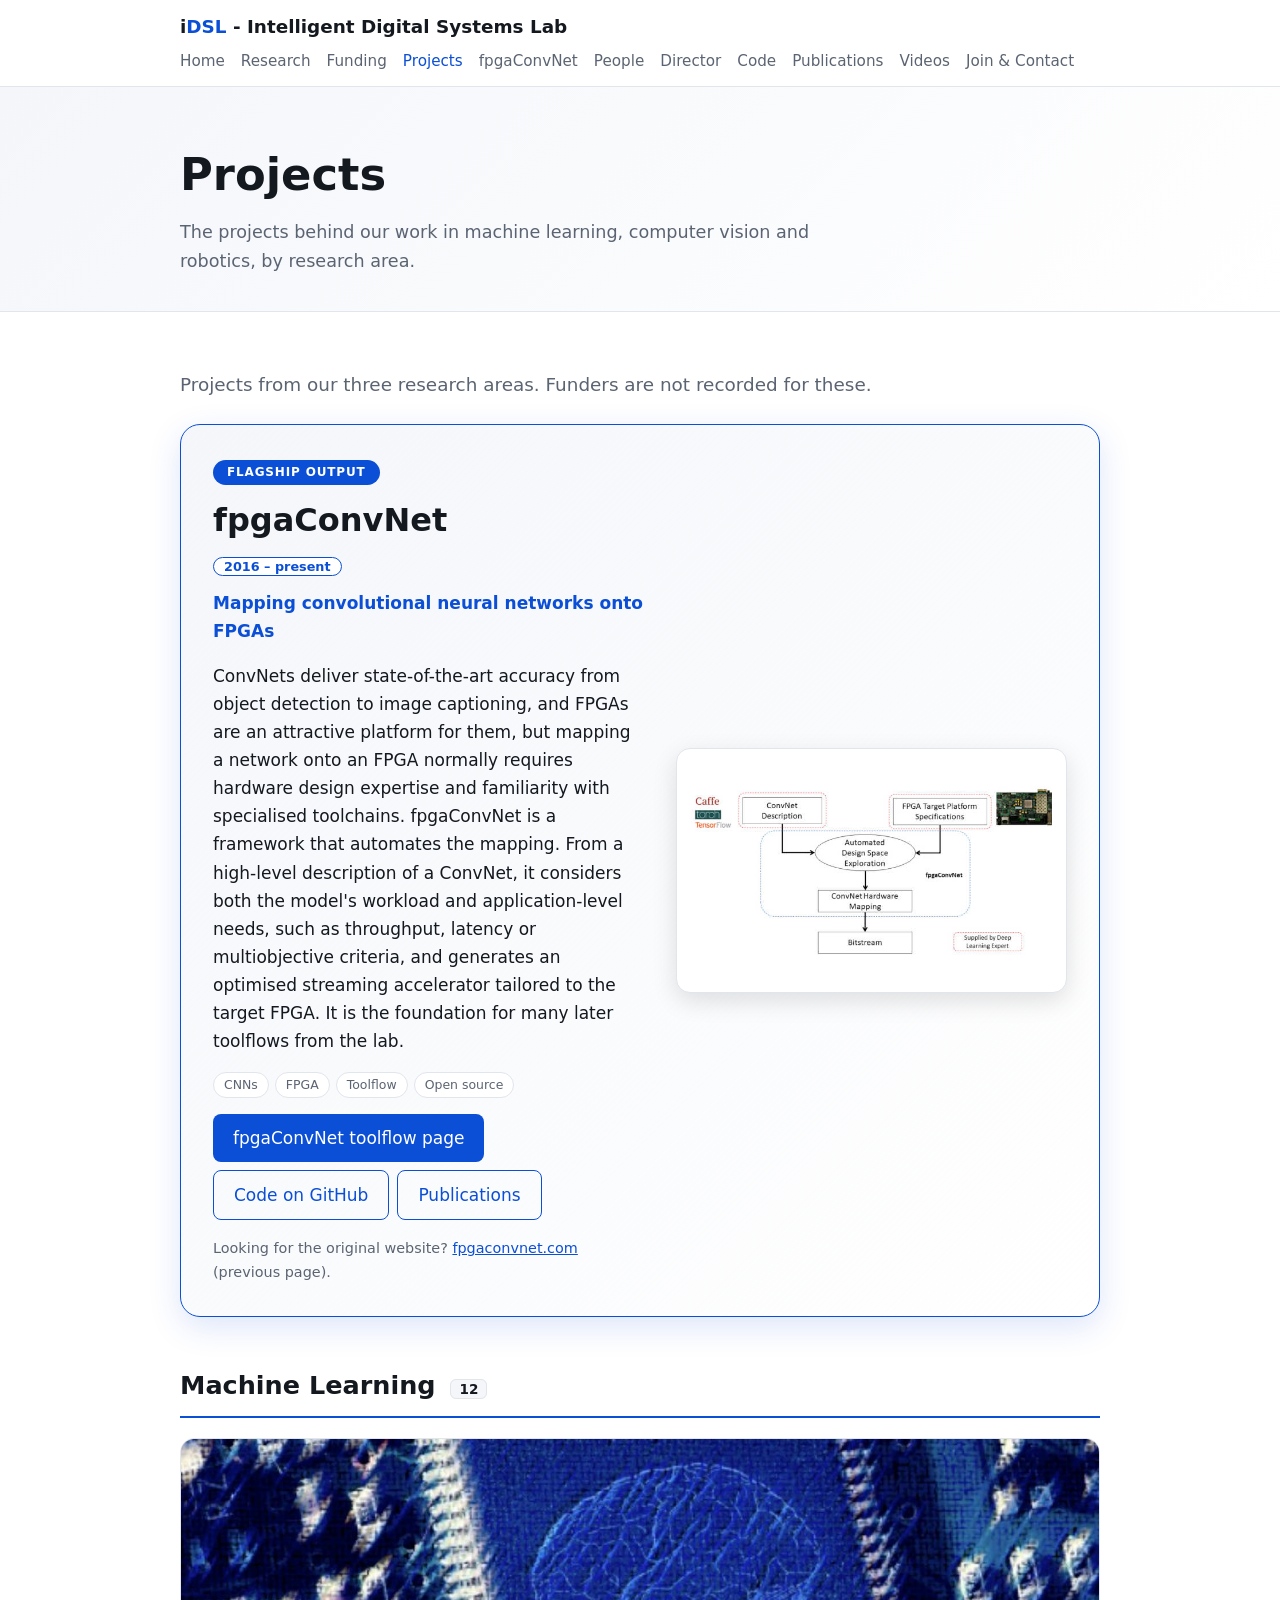
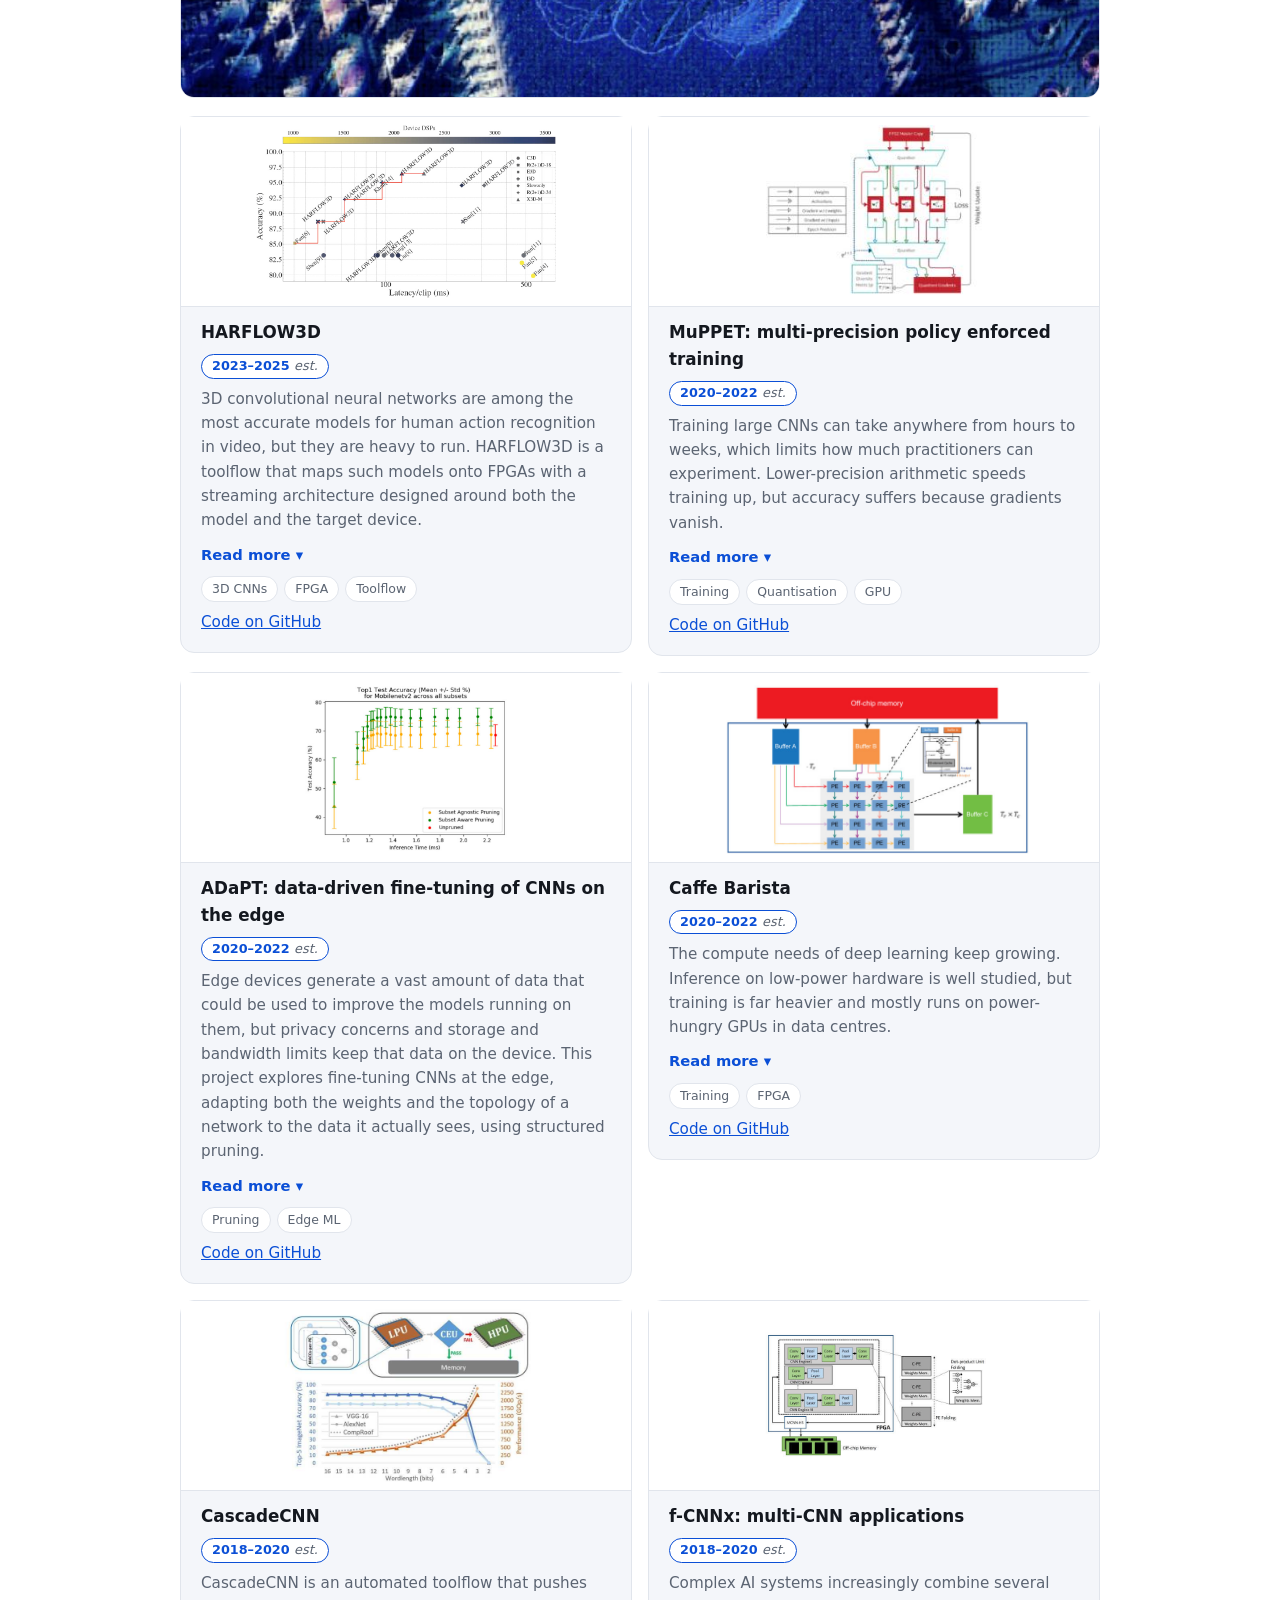
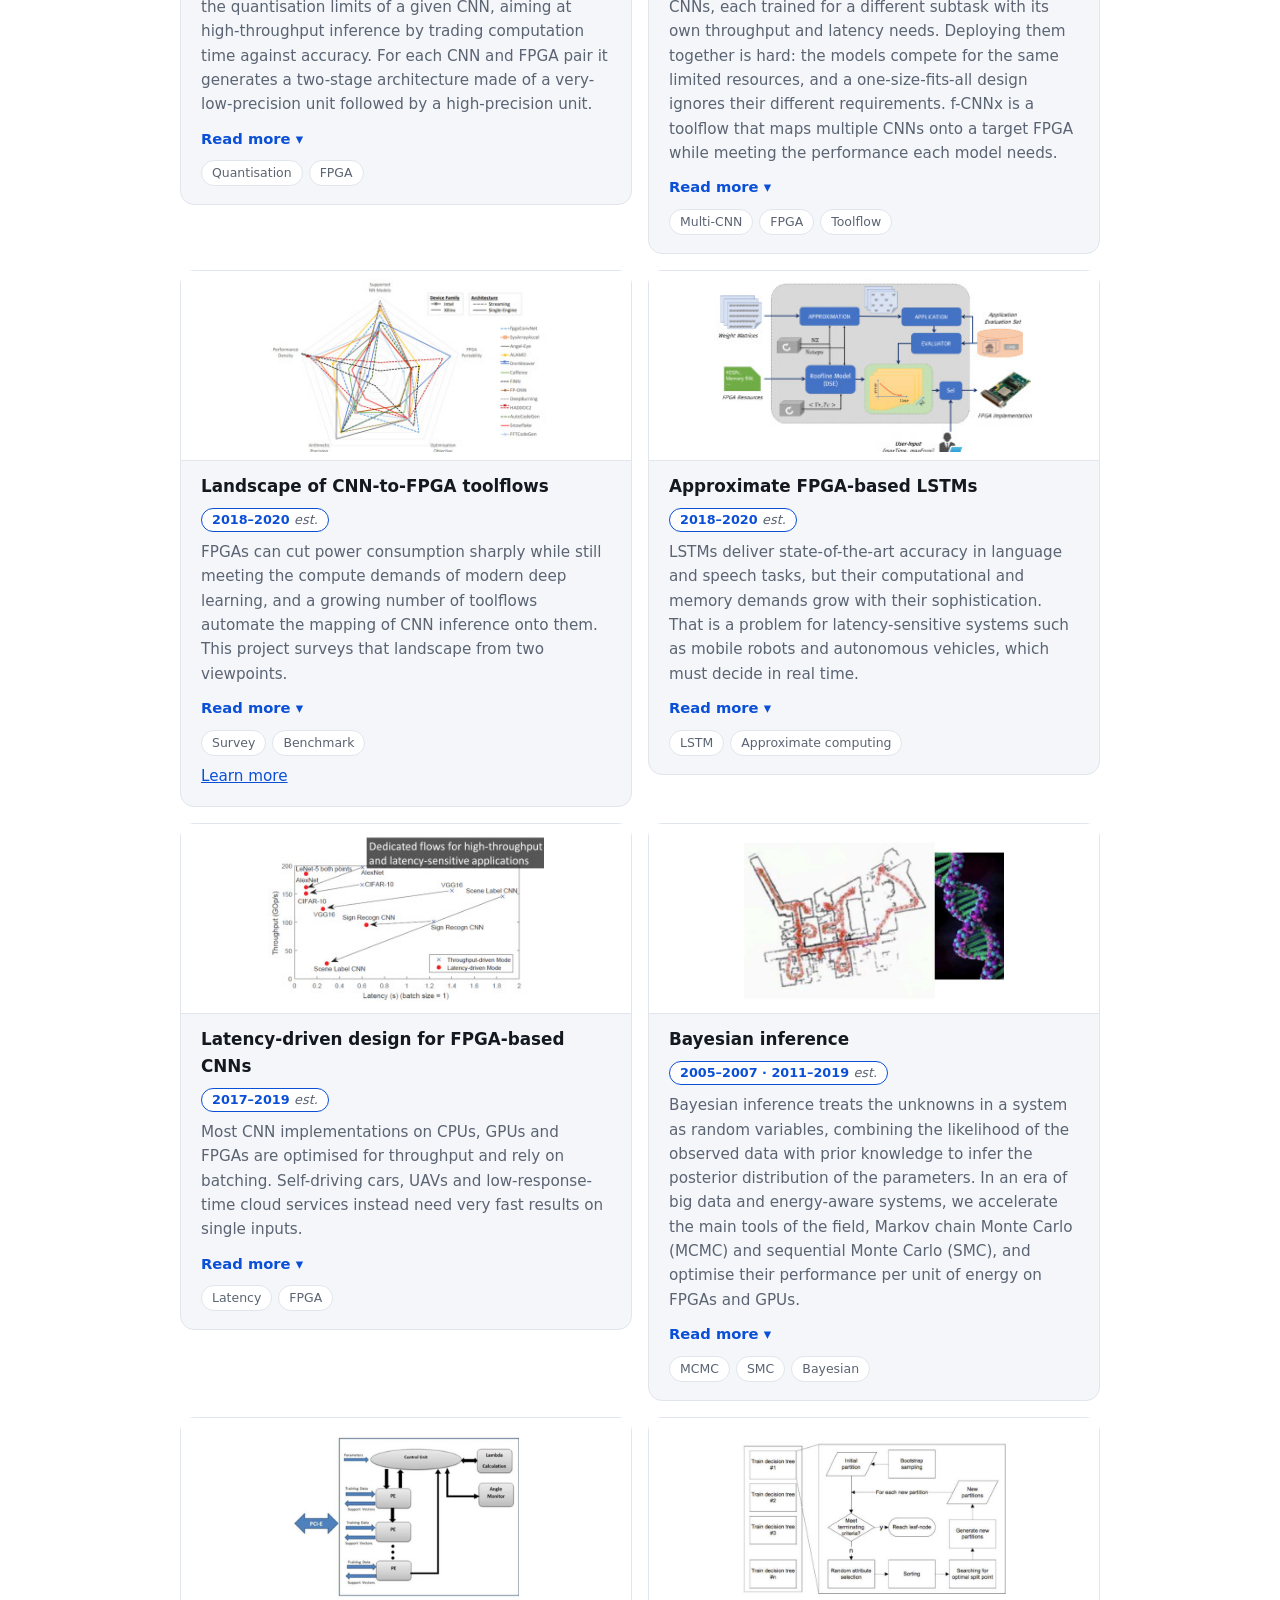
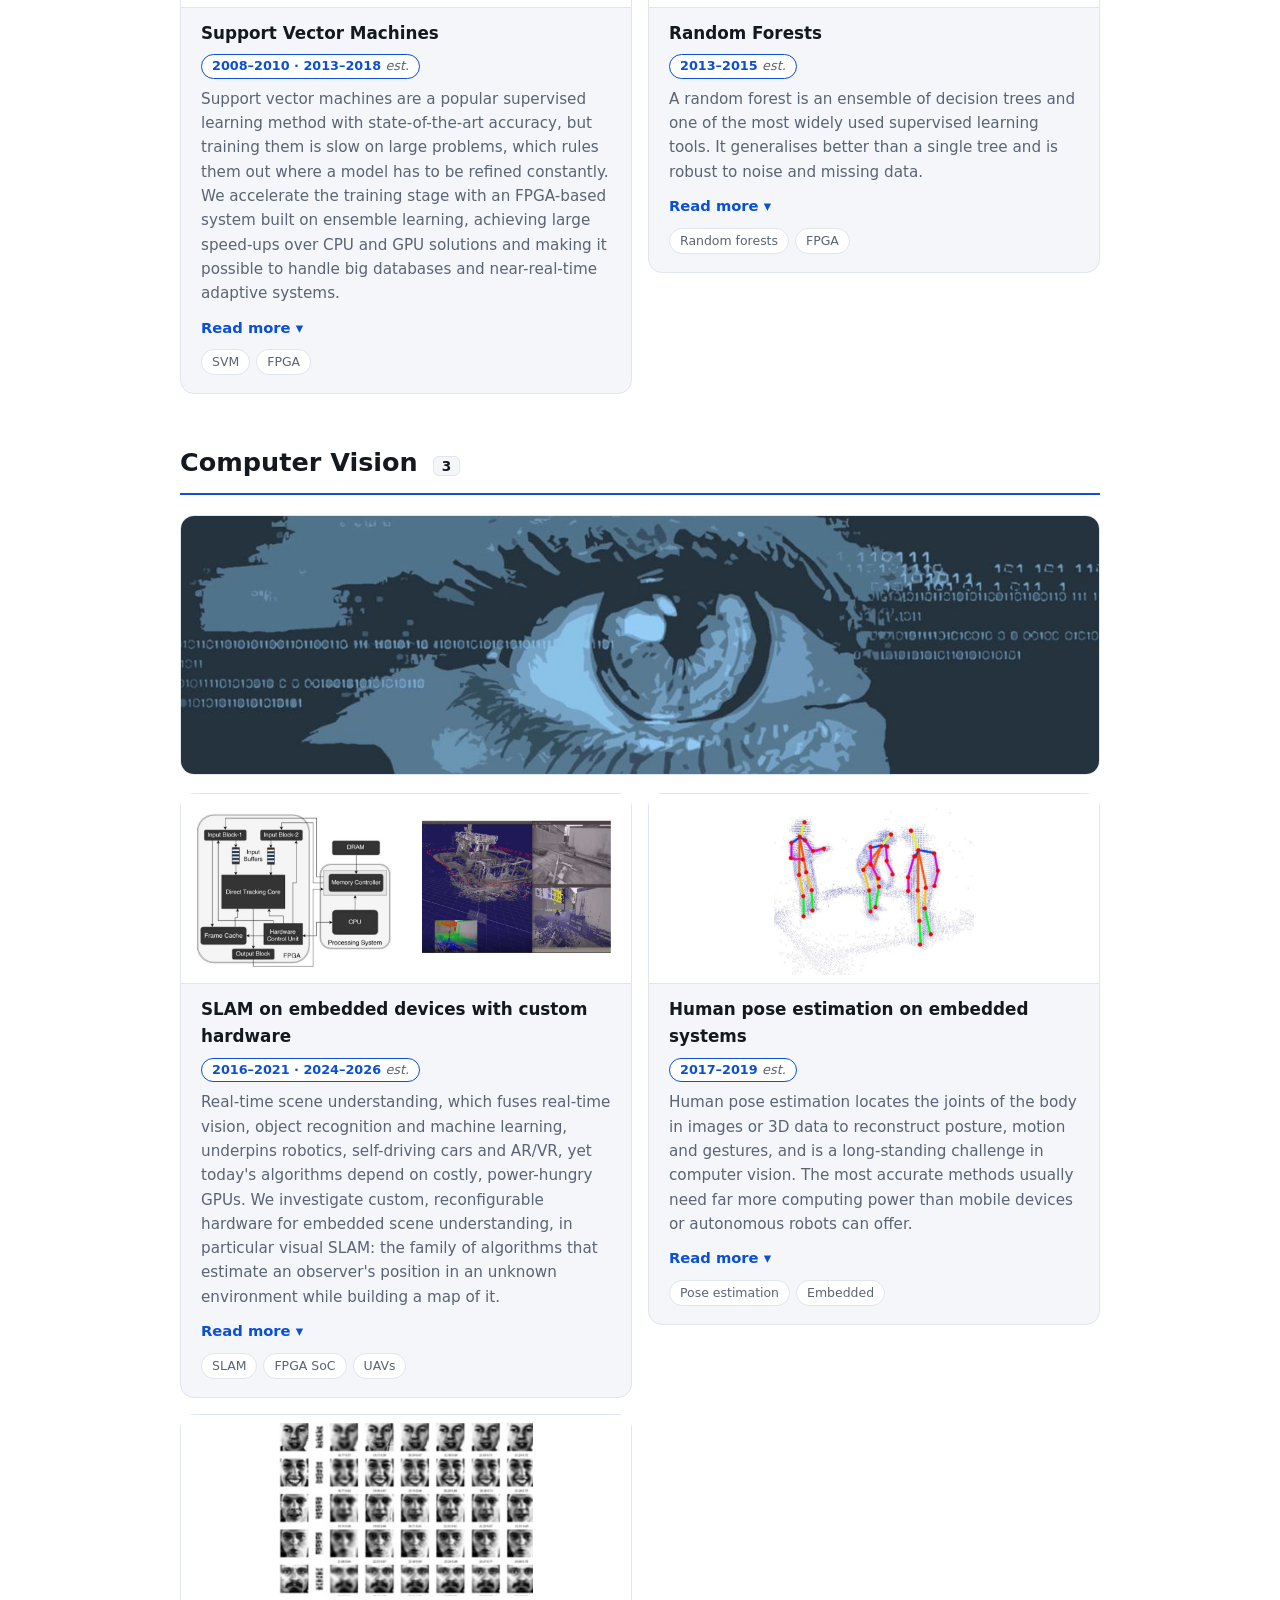
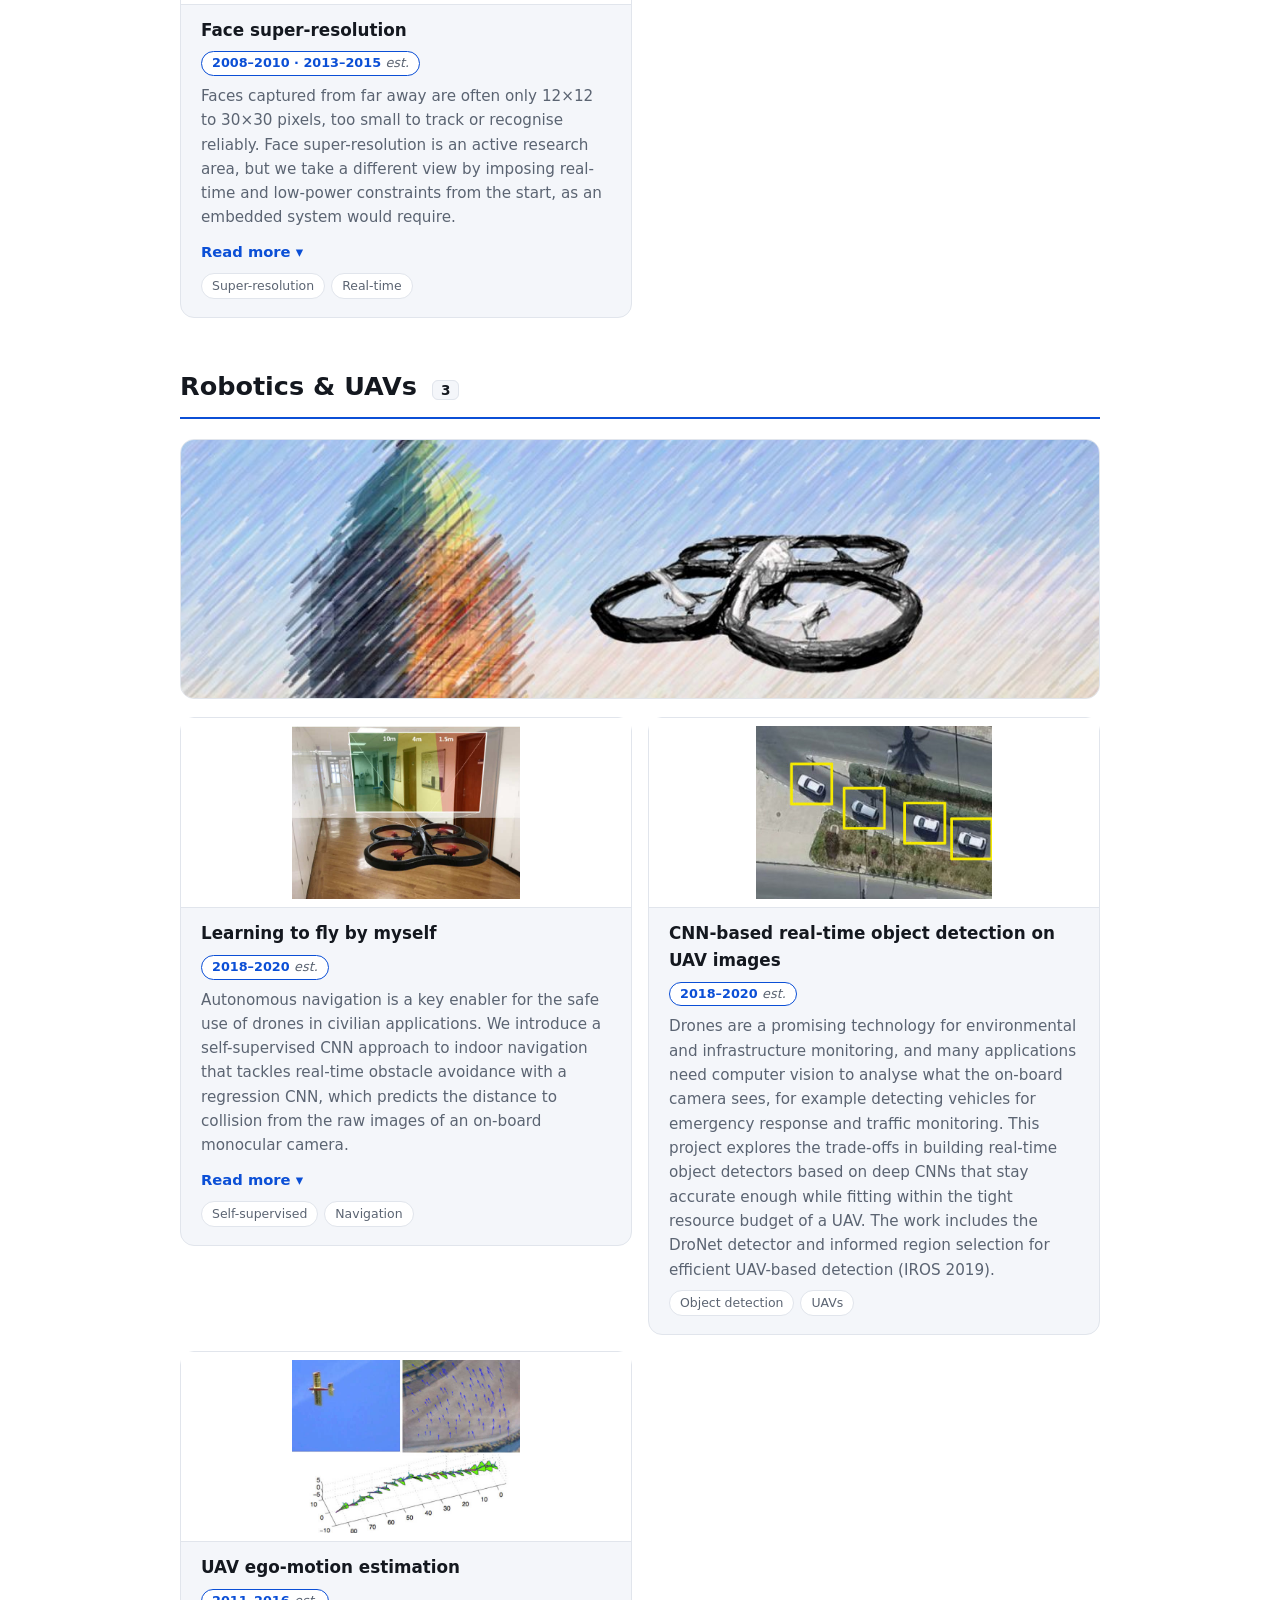
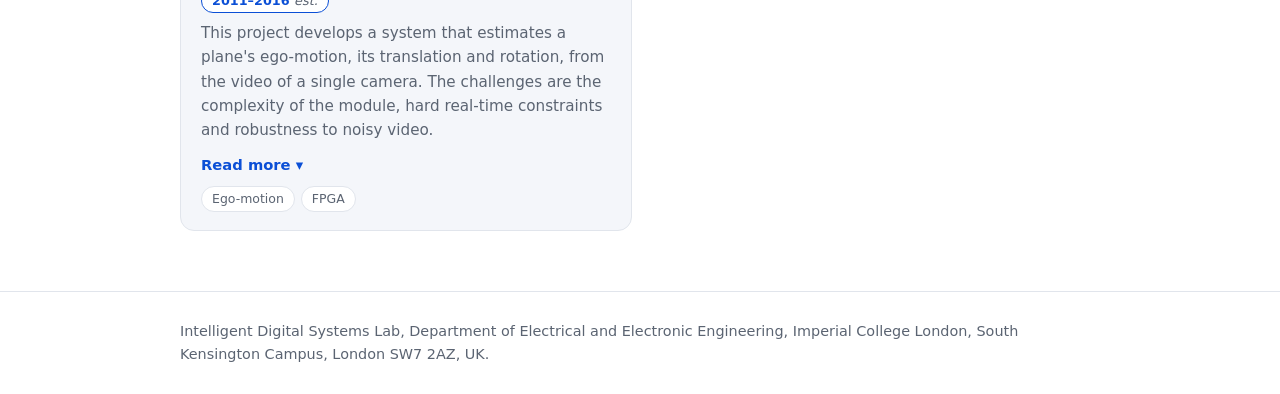
<file: research-projects.html>
<!doctype html><html lang="en"><head><meta charset="utf-8"><meta name="viewport" content="width=device-width,initial-scale=1">
<title>Projects | Intelligent Digital Systems Lab</title><!-- seo:start --><meta name="description" content="Research projects at iDSL in machine learning, computer vision and robotics, including the fpgaConvNet toolflow."><link rel="canonical" href="https://ccb98.github.io/idsl_website/research-projects.html"><link rel="icon" type="image/svg+xml" href="favicon.svg"><meta name="theme-color" content="#1b4fd6"><meta property="og:site_name" content="Intelligent Digital Systems Lab"><meta property="og:type" content="website"><meta property="og:title" content="Projects | Intelligent Digital Systems Lab"><meta property="og:description" content="Research projects at iDSL in machine learning, computer vision and robotics, including the fpgaConvNet toolflow."><meta property="og:url" content="https://ccb98.github.io/idsl_website/research-projects.html"><meta property="og:image" content="https://ccb98.github.io/idsl_website/images/social-card.png"><meta property="og:image:alt" content="Intelligent Digital Systems Lab, Imperial College London"><meta name="twitter:card" content="summary_large_image"><meta name="twitter:title" content="Projects | Intelligent Digital Systems Lab"><meta name="twitter:description" content="Research projects at iDSL in machine learning, computer vision and robotics, including the fpgaConvNet toolflow."><meta name="twitter:image" content="https://ccb98.github.io/idsl_website/images/social-card.png"><script data-goatcounter="https://ccb98.goatcounter.com/count" async src="https://gc.zgo.at/count.js"></script><!-- seo:end --><link rel="stylesheet" href="style.css?v=e834233d"></head><body>
<header><div class="wrap"><a class="brand" href="index.html">i<span>DSL</span> - Intelligent Digital Systems Lab</a><nav><a href="index.html">Home</a><a href="research.html">Research</a><a href="funded-research.html">Funding</a><a href="research-projects.html" class=on>Projects</a><a href="fpgaconvnet.html">fpgaConvNet</a><a href="people.html">People</a><a href="director.html">Director</a><a href="github.html">Code</a><a href="publications.html">Publications</a><a href="videos.html">Videos</a><a href="join.html">Join &amp; Contact</a></nav></div></header><section class="pagehead"><div class="wrap"><h1>Projects</h1><p>The projects behind our work in machine learning, computer vision and robotics, by research area.</p></div></section><main><div class="wrap"><p class="lead">Projects from our three research areas. Funders are not recorded for these.</p><section class="flagship"><div class="fl-text"><span class="fl-badge">Flagship output</span><h2>fpgaConvNet</h2><span class="yrs" title="Running from the first fpgaConvNet paper (FCCM 2016) to the present">2016 – present</span><p class="fl-sub">Mapping convolutional neural networks onto FPGAs</p><p>ConvNets deliver state-of-the-art accuracy from object detection to image captioning, and FPGAs are an attractive platform for them, but mapping a network onto an FPGA normally requires hardware design expertise and familiarity with specialised toolchains. fpgaConvNet is a framework that automates the mapping. From a high-level description of a ConvNet, it considers both the model's workload and application-level needs, such as throughput, latency or multiobjective criteria, and generates an optimised streaming accelerator tailored to the target FPGA. It is the foundation for many later toolflows from the lab.</p><div class="tags"><span class="tag">CNNs</span><span class="tag">FPGA</span><span class="tag">Toolflow</span><span class="tag">Open source</span></div><p class="fl-links"><a class="btn" href="fpgaconvnet.html">fpgaConvNet toolflow page</a><a class="btn alt" href="https://github.com/ICIdsl">Code on GitHub</a><a class="btn alt" href="publications.html">Publications</a></p><p class="fl-prev">Looking for the original website? <a href="https://fpgaconvnet.com">fpgaconvnet.com</a> (previous page).</p></div><a class="fl-shot" href="fpgaconvnet.html"><img src="images/projects/fpga_conv_net--tojpeg_1510243650447_x2.jpg" alt="fpgaConvNet streaming CNN architecture for FPGA" loading="lazy"></a></section>
<h2 class="sh" id="machine-learning">Machine Learning <span class="venue">13</span></h2><img class="area-banner" src="images/research/banner-machine-learning.jpg" alt="Machine Learning" loading="lazy"><div class="pcards"><article class="pcard"><img class="project-figure" src="images/projects/perf_accuracy_pareto1024_1.jpg" alt="HARFLOW3D accuracy and latency across 3D CNN FPGA implementations" loading="lazy"><h3>HARFLOW3D</h3><span class="yrs" title="Estimated from 3 related publication(s), assuming 3-year cycles">2023–2025 <i>est.</i></span><p>3D convolutional neural networks are among the most accurate models for human action recognition in video, but they are heavy to run. HARFLOW3D is a toolflow that maps such models onto FPGAs with a streaming architecture designed around both the model and the target device.</p><details class="rm"><summary>Read more</summary><p>It reads a 3D CNN in ONNX format together with a description of the FPGA and generates a design that minimises latency. The flow combines a 3D CNN parser, a performance and resource model, a scheduler for running 3D models on the generated hardware, a resource-aware optimisation engine and an automated route to synthesisable code. Experiments over many model and device pairs show broad support, including 3D CNNs that had never been mapped to FPGAs before, and latency competitive with hand-tuned designs, with up to 5× better performance than some earlier work.</p></details><div class="tags"><span class=tag>3D CNNs</span><span class=tag>FPGA</span><span class=tag>Toolflow</span></div><p class="links"><a href="https://github.com/ICIdsl/harflow3d">Code on GitHub</a></p></article><article class="pcard"><img class="project-figure" src="images/projects/muppet_1604607185092_x2-246x207.jpg" alt="MuPPET multi-precision training architecture" loading="lazy"><h3>MuPPET: multi-precision policy enforced training</h3><span class="yrs" title="Estimated from 1 related publication(s), assuming 3-year cycles">2020–2022 <i>est.</i></span><p>Training large CNNs can take anywhere from hours to weeks, which limits how much practitioners can experiment. Lower-precision arithmetic speeds training up, but accuracy suffers because gradients vanish.</p><details class="rm"><summary>Read more</summary><p>Existing mixed-precision methods use just two levels, 32-bit and 16- or 8-bit floating point. MuPPET goes further with a multilevel strategy spanning several precisions, including low-precision fixed point, and a run-time mechanism that decides when to switch between them, so training is tailored to the capabilities of the target hardware. Training AlexNet, ResNet18 and GoogLeNet on ImageNet on an NVIDIA Turing GPU, MuPPET matches full-precision accuracy with training up to 1.84× faster, and 1.58× faster on average.</p></details><div class="tags"><span class=tag>Training</span><span class=tag>Quantisation</span><span class=tag>GPU</span></div><p class="links"><a href="https://github.com/ICIdsl/muppet">Code on GitHub</a></p></article><article class="pcard"><img class="project-figure" src="images/projects/cvprw_1604606984268_x2.jpg" alt="CNN pruning accuracy versus inference time across image subsets" loading="lazy"><h3>ADaPT: data-driven fine-tuning of CNNs on the edge</h3><span class="yrs" title="Estimated from 1 related publication(s), assuming 3-year cycles">2020–2022 <i>est.</i></span><p>Edge devices generate a vast amount of data that could be used to improve the models running on them, but privacy concerns and storage and bandwidth limits keep that data on the device. This project explores fine-tuning CNNs at the edge, adapting both the weights and the topology of a network to the data it actually sees, using structured pruning.</p><details class="rm"><summary>Read more</summary><p>ADaPT is an extensible open-source framework for deploying such approaches across many network architectures and devices. Data-aware pruning with retraining improves accuracy by 10.2 percentage points on average, and by up to 42.0 points, over pruning that ignores the data being processed.</p></details><div class="tags"><span class=tag>Pruning</span><span class=tag>Edge ML</span></div><p class="links"><a href="https://github.com/adityarajagopal/pruning">Code on GitHub</a></p></article><article class="pcard"><img class="project-figure" src="images/projects/barista_1604607371447_x2.jpg" alt="Caffe Barista FPGA training toolflow" loading="lazy"><h3>Caffe Barista</h3><span class="yrs" title="Estimated from 1 related publication(s), assuming 3-year cycles">2020–2022 <i>est.</i></span><p>The compute needs of deep learning keep growing. Inference on low-power hardware is well studied, but training is far heavier and mostly runs on power-hungry GPUs in data centres.</p><details class="rm"><summary>Read more</summary><p>Training CNNs on FPGAs is still a young field, mainly because there are few tools for prototyping hardware and algorithmic ideas for power-efficient training. Barista is an automated toolflow that integrates FPGAs into CNN training inside the popular Caffe framework, giving researchers the infrastructure to deploy and test new hardware and algorithm techniques quickly. As far as we know it is the only tool offering this kind of versatile, rapid deployment for FPGA-based CNN training.</p></details><div class="tags"><span class=tag>Training</span><span class=tag>FPGA</span></div><p class="links"><a href="https://github.com/ICIdsl/caffe_fpga">Code on GitHub</a></p></article><article class="pcard"><img class="project-figure" src="images/projects/cascade2-JPG--tojpeg_1536759914560_x2.jpg" alt="CascadeCNN low- and high-precision architecture" loading="lazy"><h3>CascadeCNN</h3><span class="yrs" title="Estimated from 2 related publication(s), assuming 3-year cycles">2018–2020 <i>est.</i></span><p>CascadeCNN is an automated toolflow that pushes the quantisation limits of a given CNN, aiming at high-throughput inference by trading computation time against accuracy. For each CNN and FPGA pair it generates a two-stage architecture made of a very-low-precision unit followed by a high-precision unit.</p><details class="rm"><summary>Read more</summary><p>A confidence evaluation unit between them identifies inputs that the low-precision unit probably misclassified and forwards only those to the high-precision unit for re-processing. For the same resource budget and accuracy, it improves performance by up to 55% for VGG-16 and 48% for AlexNet, without retraining the model or needing access to the training data, which enables extreme quantisation in privacy-constrained settings.</p></details><div class="tags"><span class=tag>Quantisation</span><span class=tag>FPGA</span></div></article><article class="pcard"><img class="project-figure" src="images/projects/fcnnx_arch--tojpeg_1531399243066_x2.jpg" alt="f-CNNx multi-CNN FPGA architecture" loading="lazy"><h3>f-CNNx: multi-CNN applications</h3><span class="yrs" title="Estimated from 1 related publication(s), assuming 3-year cycles">2018–2020 <i>est.</i></span><p>Complex AI systems increasingly combine several CNNs, each trained for a different subtask with its own throughput and latency needs. Deploying them together is hard: the models compete for the same limited resources, and a one-size-fits-all design ignores their different requirements. f-CNNx is a toolflow that maps multiple CNNs onto a target FPGA while meeting the performance each model needs.</p><details class="rm"><summary>Read more</summary><p>Starting from pretrained models, it explores a wide range of compute and bandwidth allocations and uses multiobjective cost functions, reflecting how important each model is to the application, to steer the design space exploration towards the best hardware design.</p></details><div class="tags"><span class=tag>Multi-CNN</span><span class=tag>FPGA</span><span class=tag>Toolflow</span></div></article><article class="pcard"><img class="project-figure" src="images/projects/spider-PNG--tojpeg_1526910696739_x1.jpg" alt="Comparison of CNN-to-FPGA toolflows" loading="lazy"><h3>Landscape of CNN-to-FPGA toolflows</h3><span class="yrs" title="Estimated from 2 related publication(s), assuming 3-year cycles">2018–2020 <i>est.</i></span><p>FPGAs can cut power consumption sharply while still meeting the compute demands of modern deep learning, and a growing number of toolflows automate the mapping of CNN inference onto them. This project surveys that landscape from two viewpoints.</p><details class="rm"><summary>Read more</summary><p>For deep learning scientists, it studies the supported models (DNNs, CNNs and LSTMs), the processing speed achieved and how well each tool suits applications from latency-critical mobile systems to high-throughput cloud services. For computer engineers, it analyses the architectural choices, design space exploration methods and implementation optimisations. Because existing tools were evaluated in an ad hoc way, the work also proposes a uniform evaluation methodology, backed by a benchmark suite, and outlines future research directions for bringing FPGAs closer to deep learning practitioners.</p></details><div class="tags"><span class=tag>Survey</span><span class=tag>Benchmark</span></div><p class="links"><a href="http://www.imperial.ac.uk/intelligent-digital-systems/cnn-benchmark-suite/">Learn more</a></p></article><article class="pcard"><img class="project-figure" src="images/projects/approx_lstm_fpga_flow--tojpeg_1521136149285_x1.jpg" alt="Approximate LSTM FPGA computation flow" loading="lazy"><h3>Approximate FPGA-based LSTMs</h3><span class="yrs" title="Estimated from 3 related publication(s), assuming 3-year cycles">2018–2020 <i>est.</i></span><p>LSTMs deliver state-of-the-art accuracy in language and speech tasks, but their computational and memory demands grow with their sophistication. That is a problem for latency-sensitive systems such as mobile robots and autonomous vehicles, which must decide in real time.</p><details class="rm"><summary>Read more</summary><p>We developed an approximate computing scheme in which an LSTM's accuracy increases with the computation time it is given, together with an FPGA architecture that runs it efficiently. On Google's Neural Image Caption model the framework reaches the same application-level accuracy in 6.65× less time than a baseline, and averages 25× higher accuracy under the same time budget. It is the first work to address deploying LSTMs under computation-time constraints.</p></details><div class="tags"><span class=tag>LSTM</span><span class=tag>Approximate computing</span></div></article><article class="pcard"><img class="project-figure" src="images/projects/metrics-1197x719--tojpeg_1521136010326_x1.jpg" alt="Throughput and latency trade-offs for CNN processing" loading="lazy"><h3>Latency-driven design for FPGA-based CNNs</h3><span class="yrs" title="Estimated from 1 related publication(s), assuming 3-year cycles">2017–2019 <i>est.</i></span><p>Most CNN implementations on CPUs, GPUs and FPGAs are optimised for throughput and rely on batching. Self-driving cars, UAVs and low-response-time cloud services instead need very fast results on single inputs.</p><details class="rm"><summary>Read more</summary><p>This work puts latency at the centre of the optimisation: a latency-driven methodology generates latency-optimised hardware for each CNN and FPGA pair without batch processing, widening the architectural design space for latency-sensitive applications. It delivers up to 73.54× lower latency for AlexNet and 5.61× for VGG-16 compared with throughput-optimised designs.</p></details><div class="tags"><span class=tag>Latency</span><span class=tag>FPGA</span></div></article><article class="pcard"><img class="project-figure" src="images/projects/bayesian--tojpeg_1510245437349_x2.jpg" alt="Bayesian inference and robot localisation illustration" loading="lazy"><h3>Bayesian inference</h3><span class="yrs" title="Estimated from 14 related publication(s), assuming 3-year cycles">2005–2007 · 2011–2019 <i>est.</i></span><p>Bayesian inference treats the unknowns in a system as random variables, combining the likelihood of the observed data with prior knowledge to infer the posterior distribution of the parameters. In an era of big data and energy-aware systems, we accelerate the main tools of the field, Markov chain Monte Carlo (MCMC) and sequential Monte Carlo (SMC), and optimise their performance per unit of energy on FPGAs and GPUs.</p><details class="rm"><summary>Read more</summary><p>Applications include mobile robot localisation and genome analysis.</p></details><div class="tags"><span class=tag>MCMC</span><span class=tag>SMC</span><span class=tag>Bayesian</span></div></article><article class="pcard"><img class="project-figure" src="images/projects/svms--tojpeg_1510244295952_x2.jpg" alt="Support vector machine FPGA architecture" loading="lazy"><h3>Support Vector Machines</h3><span class="yrs" title="Estimated from 13 related publication(s), assuming 3-year cycles">2008–2010 · 2013–2018 <i>est.</i></span><p>Support vector machines are a popular supervised learning method with state-of-the-art accuracy, but training them is slow on large problems, which rules them out where a model has to be refined constantly. We accelerate the training stage with an FPGA-based system built on ensemble learning, achieving large speed-ups over CPU and GPU solutions and making it possible to handle big databases and near-real-time adaptive systems.</p><details class="rm"><summary>Read more</summary><p>We also worked on the classification stage, introducing a cascade classifier based on the word length of the data.</p></details><div class="tags"><span class=tag>SVM</span><span class=tag>FPGA</span></div></article><article class="pcard"><img class="project-figure" src="images/projects/random-forests--tojpeg_1510244718651_x2.jpg" alt="Random forest training flow" loading="lazy"><h3>Random Forests</h3><span class="yrs" title="Estimated from 1 related publication(s), assuming 3-year cycles">2013–2015 <i>est.</i></span><p>A random forest is an ensemble of decision trees and one of the most widely used supervised learning tools. It generalises better than a single tree and is robust to noise and missing data.</p><details class="rm"><summary>Read more</summary><p>We accelerate its training stage on FPGAs with a system that handles large problems in batch mode, exploiting the large internal memory bandwidth of modern FPGAs. On a modest FPGA, the architecture reaches a training speed comparable to a GPU with 448 cores and compares well with a Python implementation on a 6-core CPU, with a better performance-to-power ratio in every case.</p></details><div class="tags"><span class=tag>Random forests</span><span class=tag>FPGA</span></div></article></div><h2 class="sh" id="computer-vision">Computer Vision <span class="venue">3</span></h2><img class="area-banner" src="images/research/banner-computer-vision.jpg" alt="Computer Vision" loading="lazy"><div class="pcards"><article class="pcard"><div class="project-figures"><img class="project-figure" src="images/projects/slam--tojpeg_1510246295372_x2.jpg" alt="Embedded FPGA architecture for tracking and SLAM" loading="lazy"><img class="project-figure" src="images/projects/slam-JPG--tojpeg_1536767935964_x2.jpg" alt="SLAM mapping and scene reconstruction results" loading="lazy"></div><h3>SLAM on embedded devices with custom hardware</h3><span class="yrs" title="Estimated from 5 related publication(s), assuming 3-year cycles">2016–2021 · 2024–2026 <i>est.</i></span><p>Real-time scene understanding, which fuses real-time vision, object recognition and machine learning, underpins robotics, self-driving cars and AR/VR, yet today's algorithms depend on costly, power-hungry GPUs. We investigate custom, reconfigurable hardware for embedded scene understanding, in particular visual SLAM: the family of algorithms that estimate an observer's position in an unknown environment while building a map of it.</p><details class="rm"><summary>Read more</summary><p>Our high-bandwidth streaming architectures for tracking and mapping in a semi-dense SLAM algorithm reach state-of-the-art performance with an order-of-magnitude lower power, opening the way for lightweight robots such as UAVs and small ground robots, household and industrial robotics, AR/VR and more power-efficient self-driving cars. SLAMSoC, part of this work, equips small and medium UAVs with SLAM on a hybrid embedded FPGA system-on-chip so they can navigate and eventually interact with unknown environments autonomously. More recent work extends the approach to Gaussian belief propagation accelerators for SLAM.</p></details><div class="tags"><span class=tag>SLAM</span><span class=tag>FPGA SoC</span><span class=tag>UAVs</span></div></article><article class="pcard"><img class="project-figure" src="images/projects/pose_est-JPG--tojpeg_1536760573173_x2.jpg" alt="Human pose estimation from 3D data" loading="lazy"><h3>Human pose estimation on embedded systems</h3><span class="yrs" title="Estimated from 3 related publication(s), assuming 3-year cycles">2017–2019 <i>est.</i></span><p>Human pose estimation locates the joints of the body in images or 3D data to reconstruct posture, motion and gestures, and is a long-standing challenge in computer vision. The most accurate methods usually need far more computing power than mobile devices or autonomous robots can offer.</p><details class="rm"><summary>Read more</summary><p>We are developing a pose estimation framework that combines state-of-the-art accuracy and robust performance in unconstrained settings with an explicit design focus on the limits of embedded hardware. The outcome is a flexible, parameterisable model whose hyper-parameters trade computational complexity against accuracy.</p></details><div class="tags"><span class=tag>Pose estimation</span><span class=tag>Embedded</span></div></article><article class="pcard"><img class="project-figure" src="images/projects/face--tojpeg_1510246591191_x2.jpg" alt="Face super-resolution examples" loading="lazy"><h3>Face super-resolution</h3><span class="yrs" title="Estimated from 5 related publication(s), assuming 3-year cycles">2008–2010 · 2013–2015 <i>est.</i></span><p>Faces captured from far away are often only 12×12 to 30×30 pixels, too small to track or recognise reliably. Face super-resolution is an active research area, but we take a different view by imposing real-time and low-power constraints from the start, as an embedded system would require.</p><details class="rm"><summary>Read more</summary><p>By coupling deblurring with registration, our approach outperforms other state-of-the-art methods, and it targets FPGA SoCs and the NVIDIA Tegra K1.</p></details><div class="tags"><span class=tag>Super-resolution</span><span class=tag>Real-time</span></div></article></div><h2 class="sh" id="robotics-uavs">Robotics &amp; UAVs <span class="venue">3</span></h2><img class="area-banner" src="images/research/banner-uavs.jpg" alt="Robotics & UAVs" loading="lazy"><div class="pcards"><article class="pcard"><img class="project-figure" src="images/projects/intro_v0-PNG--tojpeg_1536760186411_x2.jpg" alt="Indoor UAV navigation environment" loading="lazy"><h3>Learning to fly by myself</h3><span class="yrs" title="Estimated from 1 related publication(s), assuming 3-year cycles">2018–2020 <i>est.</i></span><p>Autonomous navigation is a key enabler for the safe use of drones in civilian applications. We introduce a self-supervised CNN approach to indoor navigation that tackles real-time obstacle avoidance with a regression CNN, which predicts the distance to collision from the raw images of an on-board monocular camera.</p><details class="rm"><summary>Read more</summary><p>The network is trained on a custom indoor-flight dataset labelled with real distances, collected in a self-supervised manner using external sensors mounted on a UAV. By processing the current and previous frames together, it extracts spatio-temporal features that capture both appearance and motion, estimates the distance to the nearest obstacle in several directions, and uses these estimates to adjust the drone's yaw and forward speed to avoid collisions. In real indoor flights it achieves high accuracy and outperforms earlier published methods (IROS 2018).</p></details><div class="tags"><span class=tag>Self-supervised</span><span class=tag>Navigation</span></div></article><article class="pcard"><img class="project-figure" src="images/projects/drone-PNG--tojpeg_1526657941801_x1.jpg" alt="UAV-based vehicle detection results" loading="lazy"><h3>CNN-based real-time object detection on UAV images</h3><span class="yrs" title="Estimated from 2 related publication(s), assuming 3-year cycles">2018–2020 <i>est.</i></span><p>Drones are a promising technology for environmental and infrastructure monitoring, and many applications need computer vision to analyse what the on-board camera sees, for example detecting vehicles for emergency response and traffic monitoring. This project explores the trade-offs in building real-time object detectors based on deep CNNs that stay accurate enough while fitting within the tight resource budget of a UAV. The work includes the DroNet detector and informed region selection for efficient UAV-based detection (IROS 2019).</p><div class="tags"><span class=tag>Object detection</span><span class=tag>UAVs</span></div></article><article class="pcard"><img class="project-figure" src="images/projects/egomotion--tojpeg_1510248041155_x2.jpg" alt="UAV ego-motion estimation" loading="lazy"><h3>UAV ego-motion estimation</h3><span class="yrs" title="Estimated from 2 related publication(s), assuming 3-year cycles">2011–2016 <i>est.</i></span><p>This project develops a system that estimates a plane's ego-motion, its translation and rotation, from the video of a single camera. The challenges are the complexity of the module, hard real-time constraints and robustness to noisy video.</p><details class="rm"><summary>Read more</summary><p>Success depends on which feature points are selected for extracting the motion parameters: we show that imposing appropriate distance constraints in feature selection markedly improves the precision of the estimates. Using those constraints, we built a real-time FPGA-based ego-motion system that achieves high precision while meeting hard real-time requirements.</p></details><div class="tags"><span class=tag>Ego-motion</span><span class=tag>FPGA</span></div></article></div></div></main><footer><div class="wrap">Intelligent Digital Systems Lab, Department of Electrical and Electronic Engineering, Imperial College London, South Kensington Campus, London SW7 2AZ, UK.</div></footer><script>document.querySelectorAll('h2.sh').forEach(h=>{const badge=h.querySelector('.venue');const next=h.nextElementSibling;const grid=next&&next.classList.contains('area-banner')?next.nextElementSibling:next;if(badge&&grid&&grid.classList.contains('pcards'))badge.textContent=grid.querySelectorAll(':scope > .pcard').length;});</script></body></html>
</file>
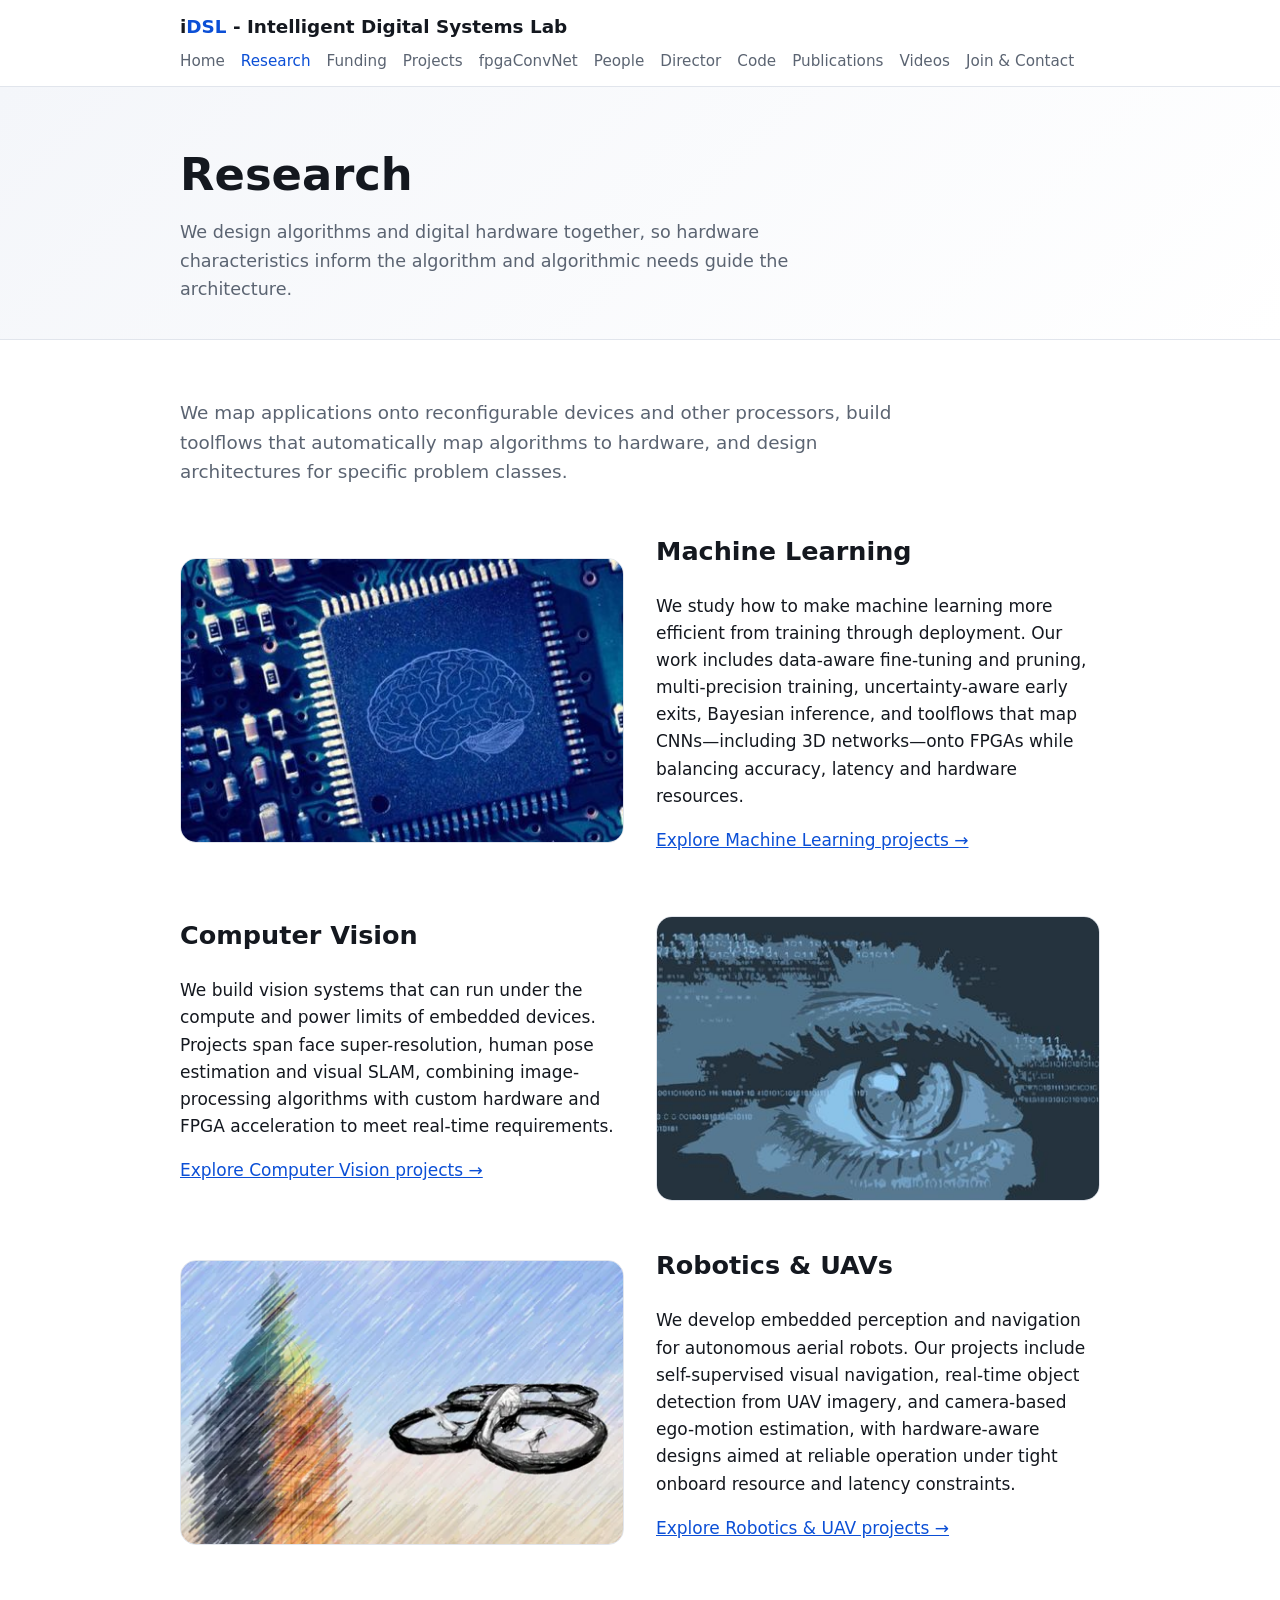
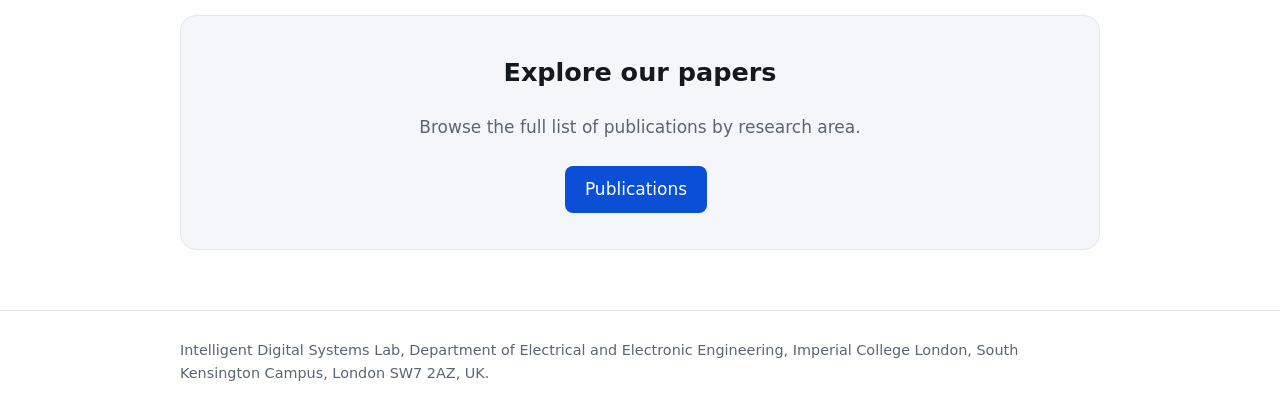
<file: research.html>
<!doctype html><html lang="en"><head><meta charset="utf-8"><meta name="viewport" content="width=device-width,initial-scale=1">
<title>Research | Intelligent Digital Systems Lab</title><!-- seo:start --><meta name="description" content="iDSL research areas: machine learning, computer vision, and robotics and UAVs, with algorithms and hardware designed together."><link rel="canonical" href="https://ccb98.github.io/idsl_website/research.html"><link rel="icon" type="image/svg+xml" href="favicon.svg"><meta name="theme-color" content="#1b4fd6"><meta property="og:site_name" content="Intelligent Digital Systems Lab"><meta property="og:type" content="website"><meta property="og:title" content="Research | Intelligent Digital Systems Lab"><meta property="og:description" content="iDSL research areas: machine learning, computer vision, and robotics and UAVs, with algorithms and hardware designed together."><meta property="og:url" content="https://ccb98.github.io/idsl_website/research.html"><meta property="og:image" content="https://ccb98.github.io/idsl_website/images/social-card.png"><meta property="og:image:alt" content="Intelligent Digital Systems Lab, Imperial College London"><meta name="twitter:card" content="summary_large_image"><meta name="twitter:title" content="Research | Intelligent Digital Systems Lab"><meta name="twitter:description" content="iDSL research areas: machine learning, computer vision, and robotics and UAVs, with algorithms and hardware designed together."><meta name="twitter:image" content="https://ccb98.github.io/idsl_website/images/social-card.png"><script data-goatcounter="https://ccb98.goatcounter.com/count" async src="https://gc.zgo.at/count.js"></script><!-- seo:end --><link rel="stylesheet" href="style.css?v=e834233d"></head><body>
<header><div class="wrap"><a class="brand" href="index.html">i<span>DSL</span> - Intelligent Digital Systems Lab</a><nav><a href="index.html">Home</a><a href="research.html" class=on>Research</a><a href="funded-research.html">Funding</a><a href="research-projects.html">Projects</a><a href="fpgaconvnet.html">fpgaConvNet</a><a href="people.html">People</a><a href="director.html">Director</a><a href="github.html">Code</a><a href="publications.html">Publications</a><a href="videos.html">Videos</a><a href="join.html">Join &amp; Contact</a></nav></div></header><section class="pagehead"><div class="wrap"><h1>Research</h1><p>We design algorithms and digital hardware together, so hardware characteristics inform the algorithm and algorithmic needs guide the architecture.</p></div></section><main><div class="wrap"><p class="lead">We map applications onto reconfigurable devices and other processors, build toolflows that automatically map algorithms to hardware, and design architectures for specific problem classes.</p><section class="row"><a class="research-image-link" href="research-projects.html#machine-learning" aria-label="Explore Machine Learning projects"><img src="images/research/machine-learning.jpg" alt="Machine Learning projects" loading="lazy"></a><div><h2>Machine Learning</h2><p>We study how to make machine learning more efficient from training through deployment. Our work includes data-aware fine-tuning and pruning, multi-precision training, uncertainty-aware early exits, Bayesian inference, and toolflows that map CNNs—including 3D networks—onto FPGAs while balancing accuracy, latency and hardware resources.</p><p><a href="research-projects.html#machine-learning">Explore Machine Learning projects →</a></p></div></section><section class="row rev"><a class="research-image-link" href="research-projects.html#computer-vision" aria-label="Explore Computer Vision projects"><img src="images/research/computer-vision.jpg" alt="Computer Vision projects" loading="lazy"></a><div><h2>Computer Vision</h2><p>We build vision systems that can run under the compute and power limits of embedded devices. Projects span face super-resolution, human pose estimation and visual SLAM, combining image-processing algorithms with custom hardware and FPGA acceleration to meet real-time requirements.</p><p><a href="research-projects.html#computer-vision">Explore Computer Vision projects →</a></p></div></section><section class="row"><a class="research-image-link" href="research-projects.html#robotics-uavs" aria-label="Explore Robotics and UAV projects"><img src="images/research/uavs.webp" alt="Robotics and UAV projects" loading="lazy"></a><div><h2>Robotics &amp; UAVs</h2><p>We develop embedded perception and navigation for autonomous aerial robots. Our projects include self-supervised visual navigation, real-time object detection from UAV imagery, and camera-based ego-motion estimation, with hardware-aware designs aimed at reliable operation under tight onboard resource and latency constraints.</p><p><a href="research-projects.html#robotics-uavs">Explore Robotics &amp; UAV projects →</a></p></div></section>


<section class="cta"><h2>Explore our papers</h2><p>Browse the full list of publications by research area.</p><a class="btn" href="publications.html">Publications</a></section></div></main><footer><div class="wrap">Intelligent Digital Systems Lab, Department of Electrical and Electronic Engineering, Imperial College London, South Kensington Campus, London SW7 2AZ, UK.</div></footer></body></html>
</file>
<file: style.css>
:root{--bg:#fff;--fg:#14181f;--muted:#5b6472;--accent:#0b4fd6;--card:#f4f6fa;--line:#e1e5ec}
@media(prefers-color-scheme:dark){:root{--bg:#0e1116;--fg:#e8ebf0;--muted:#9aa4b2;--accent:#7aa7ff;--card:#171c24;--line:#262d38}}
*{box-sizing:border-box}
body{margin:0;font:17px/1.6 system-ui,-apple-system,Segoe UI,sans-serif;background:var(--bg);color:var(--fg)}
a{color:var(--accent)}
.wrap{max-width:960px;margin:0 auto;padding:0 20px}
header{border-bottom:1px solid var(--line);position:sticky;top:0;background:var(--bg);z-index:5}
header .wrap{display:flex;flex-wrap:wrap;align-items:center;justify-content:space-between;gap:8px;padding-top:12px;padding-bottom:12px}
.brand{font-weight:700;text-decoration:none;color:var(--fg);font-size:1.15rem}
.brand span{color:var(--accent)}
nav a{margin-left:16px;text-decoration:none;color:var(--muted);font-size:.95rem}
nav a:hover,nav a.on{color:var(--accent)}
.hero{padding:72px 0 56px;background:linear-gradient(135deg,var(--card),transparent)}
.hero h1{font-size:clamp(2rem,5vw,3.2rem);line-height:1.15;margin:0 0 16px}
.hero p{max-width:640px;color:var(--muted);font-size:1.15rem}
.btn{display:inline-block;background:var(--accent);color:#fff;padding:10px 20px;border-radius:8px;text-decoration:none;margin:8px 8px 0 0}
.btn.alt{background:transparent;color:var(--accent);border:1px solid var(--accent)}
main{padding:40px 0 60px}
h2{margin-top:2.2rem}
.grid{display:grid;grid-template-columns:repeat(auto-fit,minmax(250px,1fr));gap:16px}
.card{background:var(--card);border:1px solid var(--line);border-radius:12px;padding:20px}
.card h3{margin-top:0}
ul.plain{list-style:none;padding:0}
ul.plain li{padding:10px 0;border-bottom:1px solid var(--line)}
.date{color:var(--muted);font-size:.9rem;display:block}
.venue{font-size:.85rem;background:var(--card);border:1px solid var(--line);border-radius:6px;padding:1px 8px;margin-left:6px;white-space:nowrap}
footer{border-top:1px solid var(--line);padding:28px 0;color:var(--muted);font-size:.9rem}

.photo{width:100%;aspect-ratio:3/4;object-fit:cover;border-radius:8px;margin-bottom:12px;background:var(--line)}
.thumb{width:100%;border-radius:8px;margin:0 0 12px;display:block}
.banner{width:100%;max-height:260px;object-fit:cover;border-radius:12px;margin:0 0 24px}
.split{display:grid;grid-template-columns:repeat(auto-fit,minmax(260px,1fr));gap:16px;align-items:start}

/* people */
.phead{margin-bottom:8px}
.phead h1{font-size:clamp(2rem,5vw,2.8rem);margin:0 0 8px}
.phead p{color:var(--muted);max-width:640px;font-size:1.1rem;margin:0}
.psec{margin-top:48px}
.psec>h2{display:flex;align-items:center;gap:10px;margin:0 0 20px;padding-bottom:10px;border-bottom:2px solid var(--accent)}
.cnt{font-size:.8rem;background:var(--accent);color:#fff;border-radius:999px;padding:1px 10px;font-weight:600}
.pgrid{display:grid;gap:18px;grid-template-columns:repeat(auto-fill,minmax(170px,1fr))}
.pgrid.facultyg{grid-template-columns:1fr}
.person{background:var(--card);border:1px solid var(--line);border-radius:16px;overflow:hidden;transition:transform .2s,box-shadow .2s}
.person:hover{transform:translateY(-4px);box-shadow:0 10px 28px rgba(0,0,0,.12)}
.ph{aspect-ratio:1/1;overflow:hidden;background:var(--line)}
.ph img{width:100%;height:100%;object-fit:cover;object-position:center 20%;display:block;transition:transform .4s}
.person:hover .ph img{transform:scale(1.04)}
.info{padding:16px 18px 20px}
.info h3{margin:0 0 2px;font-size:1rem}
.role{margin:0 0 10px;color:var(--accent);font-size:.85rem;font-weight:600;text-transform:uppercase;letter-spacing:.04em}
.tags{display:flex;flex-wrap:wrap;gap:6px}
.tag{font-size:.78rem;background:var(--bg);border:1px solid var(--line);border-radius:999px;padding:2px 10px;color:var(--muted)}
.sub{color:var(--muted);margin:0 0 8px}
.links{margin:12px 0 0;display:flex;gap:14px;font-size:.9rem}
.person.faculty{display:grid;grid-template-columns:minmax(120px,170px) 1fr;align-items:center}
.person.faculty .ph{aspect-ratio:1/1;height:auto;align-self:start;margin:20px 0 20px 20px;border-radius:12px}
.person.faculty .info{padding:24px 28px}
.person.faculty h3{font-size:1.6rem}
@media(max-width:560px){.person.faculty{grid-template-columns:1fr}}
.alumni{display:flex;flex-direction:column}
.alumni .yr{display:grid;grid-template-columns:70px 1fr;gap:12px;padding:14px 0;border-bottom:1px solid var(--line)}
.alumni .yr .y{font-weight:700;font-size:1.15rem;color:var(--accent)}
.alumni .yr ul{list-style:none;margin:0;padding:0;display:grid;grid-template-columns:repeat(auto-fill,minmax(250px,1fr));gap:10px 18px}
.alumni .yr li{display:flex;align-items:center;gap:10px}
.alumni .yr li small{display:block;color:var(--muted)}
.av{flex:none;width:36px;height:36px;border-radius:50%;background:var(--accent);color:#fff;display:grid;place-items:center;font-size:.8rem;font-weight:700;opacity:.85}
.cta{margin-top:56px;text-align:center;background:var(--card);border:1px solid var(--line);border-radius:16px;padding:36px 20px}
.cta h2{margin-top:0}
.cta p{color:var(--muted)}

/* site */
.pagehead{background:linear-gradient(135deg,var(--card),transparent);border-bottom:1px solid var(--line);padding:52px 0 36px}
.pagehead h1{font-size:clamp(2rem,5vw,2.8rem);margin:0 0 8px}
.pagehead p{color:var(--muted);max-width:680px;font-size:1.1rem;margin:0}
.hero{padding:64px 0 48px;background:linear-gradient(135deg,var(--card),transparent)}
.hero-in{display:grid;grid-template-columns:1.2fr 1fr;gap:40px;align-items:center}
@media(max-width:820px){.hero-in{grid-template-columns:1fr}}
.eyebrow{display:inline-block;font-size:.8rem;font-weight:600;letter-spacing:.05em;text-transform:uppercase;color:var(--accent);margin-bottom:12px}
.hero-img{width:100%;border-radius:16px;box-shadow:0 14px 40px rgba(0,0,0,.18)}
.sh{margin:48px 0 20px;padding-bottom:10px;border-bottom:2px solid var(--accent)}
.areas{display:grid;gap:20px;grid-template-columns:repeat(auto-fit,minmax(250px,1fr))}
.area{display:block;background:var(--card);border:1px solid var(--line);border-radius:16px;overflow:hidden;text-decoration:none;color:var(--fg);transition:transform .2s,box-shadow .2s}
.area:hover{transform:translateY(-4px);box-shadow:0 10px 28px rgba(0,0,0,.12)}
.area img{width:100%;aspect-ratio:3/2;object-fit:cover;display:block}
.area div{padding:16px 18px 20px}.area h3{margin:0 0 6px}.area p{margin:0;color:var(--muted);font-size:.95rem}
.feature{display:grid;grid-template-columns:1fr 1.2fr;gap:28px;align-items:center;background:var(--card);border:1px solid var(--line);border-radius:16px;padding:28px;margin-top:20px}
@media(max-width:760px){.feature{grid-template-columns:1fr}}
.feature h2{margin-top:0}
.shots{display:grid;gap:12px}.shots img{width:100%;border-radius:10px;border:1px solid var(--line)}
.news{list-style:none;margin:0;padding:0 0 0 18px;border-left:2px solid var(--line)}
.news li{position:relative;display:grid;grid-template-columns:90px 1fr;gap:12px;padding:10px 0}
.news li::before{content:"";position:absolute;left:-25px;top:19px;width:10px;height:10px;border-radius:50%;background:var(--accent)}
.nd{font-weight:600;color:var(--accent);font-size:.9rem}
.lead{font-size:1.15rem;color:var(--muted);max-width:760px}
.row{display:grid;grid-template-columns:1fr 1fr;gap:32px;align-items:center;margin-top:44px}
.row.rev img{order:2}
.row img{width:100%;border-radius:16px;border:1px solid var(--line)}
.row h2{margin-top:0}
@media(max-width:760px){.row{grid-template-columns:1fr}.row.rev img{order:0}}
.two{display:grid;gap:20px;grid-template-columns:repeat(auto-fit,minmax(280px,1fr))}
.two .card h3{color:var(--accent)}
.checks{list-style:none;padding:0}
.checks li{padding:10px 0 10px 34px;position:relative;border-bottom:1px solid var(--line)}
.checks li::before{content:"✓";position:absolute;left:4px;color:var(--accent);font-weight:700}
.cta{margin-top:56px;text-align:center;background:var(--card);border:1px solid var(--line);border-radius:16px;padding:36px 20px}
.cta h2{margin-top:0}.cta p{color:var(--muted)}
.btn.alt:hover{background:var(--accent);color:#fff}
.sec>h2{display:flex;align-items:center;gap:10px;margin:40px 0 16px;padding-bottom:10px;border-bottom:2px solid var(--accent)}
.pub{background:var(--card);border:1px solid var(--line);border-left:4px solid var(--accent);border-radius:10px;padding:14px 16px;margin:0 0 10px;border-bottom:1px solid var(--line)}
.pub .date{margin-top:2px}.pub span:last-child a{margin-right:12px;font-size:.9rem}
#q{margin-top:8px}
.card iframe{aspect-ratio:16/9;height:auto}

nav{display:flex;flex-wrap:wrap;gap:2px 16px}
nav a{margin-left:0;white-space:nowrap}
.yt{display:inline-block;margin-top:8px;font-size:.9rem}

.about{display:grid;grid-template-columns:1fr 1fr;gap:28px;align-items:start}.about p{margin:0;font-size:1.05rem}.about .checks{margin:0}@media(max-width:760px){.about{grid-template-columns:1fr}}
.hero-img{aspect-ratio:10/7;object-fit:cover}

/* projects */
.projects{display:grid;gap:24px}
.project{background:var(--card);border:1px solid var(--line);border-left:5px solid var(--accent);border-radius:16px;padding:24px 28px}
.project.tbd{border-left-color:var(--line);opacity:.8}
.project .phd{display:flex;flex-wrap:wrap;gap:12px;align-items:center;justify-content:space-between}
.project h2{margin:0;font-size:1.4rem}
.status{font-size:.75rem;font-weight:700;text-transform:uppercase;letter-spacing:.05em;background:var(--accent);color:#fff;border-radius:999px;padding:3px 12px}
.funder{color:var(--accent);font-weight:600;margin:6px 0 12px}
.facts{list-style:none;margin:16px 0;padding:0;display:grid;gap:8px}
.facts li{display:grid;grid-template-columns:90px 1fr;gap:12px;font-size:.95rem}
.facts b{color:var(--muted);font-weight:600}

.ntag{display:inline-block;font-size:.7rem;font-weight:700;text-transform:uppercase;letter-spacing:.05em;border-radius:6px;padding:1px 8px;margin-right:8px;background:var(--line);color:var(--muted)}
.ntag.project,.ntag.people{background:var(--accent);color:#fff}

.news li{align-items:baseline}
.news li::before{top:.9em}
.nc{display:flex;gap:12px;align-items:baseline}
.nc .ntag{flex:none;width:72px;text-align:center;padding:2px 0;margin:0}
.nt{flex:1}
@media(max-width:560px){.news li{grid-template-columns:1fr;gap:2px}.nc{flex-direction:column;gap:4px;align-items:flex-start}}
details.more{margin-top:12px}
details.more summary{cursor:pointer;color:var(--accent);font-weight:600;padding:8px 0}
.feature .shots img{max-height:220px;object-fit:cover;object-position:top}

.pcards{display:grid;gap:16px;grid-template-columns:repeat(auto-fill,minmax(280px,1fr))}
.pcard{background:var(--card);border:1px solid var(--line);border-radius:14px;padding:18px 20px;display:flex;flex-direction:column;gap:8px}
.pcard h3{margin:0;font-size:1.05rem}
.pcard p{margin:0;color:var(--muted);font-size:.95rem}
.pcard .links{margin-top:auto}
.projects{margin-bottom:8px}

.yrs{align-self:flex-start;font-size:.8rem;font-weight:700;color:var(--accent);background:var(--bg);border:1px solid var(--accent);border-radius:999px;padding:1px 10px}
.yrs i{font-weight:400;color:var(--muted)}
.note{background:var(--card);border:1px solid var(--line);border-left:4px solid var(--accent);border-radius:10px;padding:12px 16px;color:var(--muted);font-size:.95rem}
.ghhead{display:flex;flex-wrap:wrap;gap:16px;align-items:center;justify-content:space-between}
.ghhead .lead{margin:0;flex:1 1 420px}
.pcard h3 a{color:var(--fg);text-decoration:none}.pcard h3 a:hover{color:var(--accent)}

/* snake timeline */
.snake{--lw:6px;--r:56px;list-style:none;margin:80px 0 40px;padding:0 var(--r)}
.snake ol,.snake li{list-style:none}
.snake ol{margin:0;padding:0}
.snake>.srow{position:relative;border-top:var(--lw) solid var(--accent);padding:50px 0 40px;margin:0}
.srow>ol{display:flex;gap:16px}
.srow.rtl>ol{flex-direction:row-reverse}
.srow:not(.last)::after{content:"";position:absolute;top:calc(var(--lw)*-1);bottom:calc(var(--lw)*-1);width:var(--r);border:var(--lw) solid var(--accent);pointer-events:none}
.srow.ltr:not(.last)::after{right:calc(var(--r)*-1);border-left:0;border-radius:0 var(--r) var(--r) 0}
.srow.rtl:not(.last)::after{left:calc(var(--r)*-1);border-right:0;border-radius:var(--r) 0 0 var(--r)}
.snake .snode{position:relative;flex:0 0 calc((100% - 32px)/3);min-width:0;margin:0;padding:0}
.snake>.srow.last{width:calc((100% - 32px)/3)}
.snake .srow.last .snode{flex:1 1 100%}
.dot{position:absolute;left:50%;top:-59px;width:20px;height:20px;margin-left:-13px;border-radius:50%;background:var(--bg);border:var(--lw) solid var(--accent);z-index:2;box-sizing:content-box}
.snake .yr{position:absolute;left:50%;top:-92px;transform:translateX(-50%);font-weight:700;color:var(--accent);font-size:.95rem;white-space:nowrap}
.scard{background:var(--card);border:1px solid var(--line);border-radius:14px;overflow:hidden;height:100%}
.scard h3{margin:12px 14px 2px;font-size:1.02rem}
.scard .venue{margin:0 14px;display:inline-block}
.scard p{margin:8px 14px 0;color:var(--muted);font-size:.9rem}
.scard .links{margin:8px 14px 14px;font-size:.88rem}
.thumb-link{position:relative;display:block;aspect-ratio:16/9;background:#0b1f4d}
.thumb-link img{width:100%;height:100%;object-fit:cover;display:block}
.play{position:absolute;inset:0;display:grid;place-items:center}
.play::before{content:"";width:46px;height:46px;border-radius:50%;background:rgba(0,0,0,.6)}
.play::after{content:"";position:absolute;border-left:14px solid #fff;border-top:9px solid transparent;border-bottom:9px solid transparent;margin-left:4px}
.nomedia{aspect-ratio:16/9;display:grid;place-items:center;background:linear-gradient(135deg,#0b1f4d,#1b4fd6);color:#fff;font-weight:700;letter-spacing:.06em;text-transform:uppercase;font-size:.8rem}
@media(max-width:820px){
 .snake{padding:0 0 0 24px;border-left:var(--lw) solid var(--accent);margin:40px 0 40px 6px}
 .snake>.srow{border-top:0;padding:0}.srow:not(.last)::after{display:none}
 .srow>ol,.srow.rtl>ol{flex-direction:column;gap:28px}
 .snake>.srow.last{width:auto}.snake .snode{flex:0 0 auto}
 .snake>.srow+.srow{margin-top:28px}
 .dot{left:-43px;top:4px;margin:0}
 .snake .yr{position:static;display:block;transform:none;margin-bottom:6px}
}

.person.faculty .bio{margin:12px 0 0;color:var(--fg);font-size:.98rem;line-height:1.6}

.director{display:grid;grid-template-columns:170px 1fr;gap:28px;align-items:start;background:var(--card);border:1px solid var(--line);border-radius:16px;padding:24px}
.director img{width:100%;aspect-ratio:1/1;object-fit:cover;object-position:center 20%;border-radius:12px}
.director h3{margin:0 0 2px;font-size:1.4rem}
.director .role{margin:0 0 12px;color:var(--accent);font-size:.85rem;font-weight:600;text-transform:uppercase;letter-spacing:.04em}
.director p{margin:0 0 12px}
.director .links{display:flex;flex-wrap:wrap;gap:6px 16px;margin:4px 0 0;font-size:.92rem}
@media(max-width:620px){.director{grid-template-columns:1fr}.director img{max-width:170px}}

.pcards{grid-template-columns:repeat(auto-fill,minmax(min(100%,440px),1fr))}
.pcard p{line-height:1.6}

.pcards{align-items:start}
details.rm{margin:0}
details.rm summary{cursor:pointer;color:var(--accent);font-weight:600;font-size:.92rem;list-style:none;display:inline-block;padding:2px 0}
details.rm summary::-webkit-details-marker{display:none}
details.rm summary::after{content:" ▾"}
details.rm[open] summary::after{content:" ▴"}
details.rm[open] summary{font-size:0;line-height:0;margin:0}
details.rm[open] summary::before{content:"Show less";font-size:.92rem;line-height:1.6}
details.rm[open]>p{margin-top:8px}

.area-banner{width:100%;aspect-ratio:1079/305;object-fit:cover;border-radius:14px;border:1px solid var(--line);margin:0 0 18px;display:block}

.sr-only{position:absolute;width:1px;height:1px;padding:0;margin:-1px;overflow:hidden;clip:rect(0,0,0,0);white-space:nowrap;border:0}
.repo-empty{margin:0;color:var(--muted);font-size:.9rem;font-style:italic}

.project-figure{display:block;box-sizing:border-box;width:calc(100% + 40px);height:190px;margin:-18px -20px 4px;padding:8px;object-fit:contain;background:#fff;border-bottom:1px solid var(--line)}
.project-figures{display:flex;gap:8px;width:calc(100% + 40px);height:190px;margin:-18px -20px 4px;padding:8px;box-sizing:border-box;background:#fff;border-bottom:1px solid var(--line)}
.project-figures .project-figure{width:calc(50% - 4px);height:100%;margin:0;padding:0;border:0}
.hero .vision-statement{font-size:1.3rem;font-weight:650;line-height:1.4;color:var(--fg);max-width:680px}

/* Meet the Director */
.director-page{padding-bottom:52px}
.director-profile{display:grid;grid-template-columns:minmax(150px,220px) 1fr;gap:30px;align-items:start;background:var(--card);border:1px solid var(--line);border-radius:16px;padding:28px;margin-top:38px}
.director-profile img{width:100%;aspect-ratio:1;object-fit:cover;object-position:center 20%;border-radius:12px}
.director-profile h2{margin:0 0 5px;font-size:1.65rem}
.director-profile .role{color:var(--accent);font-size:.9rem;font-weight:650}
.director-profile .links{display:flex;flex-wrap:wrap;gap:8px 18px}
.director-page .psec{margin-top:40px}
.director-page .card{line-height:1.65}
@media(max-width:620px){.director-profile{grid-template-columns:1fr}.director-profile img{max-width:190px}}

/* Homepage audience paths */
.home-paths{padding:28px 0 8px}
.home-paths .card{height:100%}
.home-paths h2{font-size:1.25rem;margin:0 0 6px}
.home-paths p{margin:8px 0}

/* Research theme links */
.research-image-link{display:block;line-height:0;border-radius:16px}
.research-image-link img{transition:transform .2s,box-shadow .2s}
.research-image-link:hover img,.research-image-link:focus-visible img{transform:translateY(-2px);box-shadow:0 10px 28px rgba(0,0,0,.16)}
.row.rev>.research-image-link{order:2}
#machine-learning,#computer-vision,#robotics-uavs{scroll-margin-top:90px}
@media(max-width:760px){.row.rev>.research-image-link{order:0}}

.snake .scard video{display:block;width:100%;aspect-ratio:16/9;object-fit:contain;background:#0b1f4d}

.snake>.srow.last.multi{width:100%}
.snake>.srow.last.multi .snode{flex:0 0 calc((100% - 16px)/2)}
@media(max-width:820px){.snake>.srow.last.multi{width:auto}.snake>.srow.last.multi .snode{flex:0 0 auto}}

/* Publication entries lead with the venue, followed by the paper title. */
.pub .pub-venue{display:inline-block;margin:0 0 8px 0;font-size:.82rem;font-weight:700;letter-spacing:.02em}
.pub>strong{display:block;font-size:1.04rem;line-height:1.45;margin-bottom:4px}
.pub .pub-authors{display:block;color:var(--muted);font-size:.93rem;line-height:1.5}
.pub .pub-links{display:block;margin-top:7px}

/* flagship */
.flagship{display:grid;grid-template-columns:1.1fr 1fr;gap:32px;align-items:center;margin:24px 0 8px;padding:32px;border-radius:20px;border:1px solid var(--accent);background:linear-gradient(135deg,var(--card),transparent);box-shadow:0 10px 32px rgba(27,79,214,.15)}
.fl-badge{display:inline-block;font-size:.75rem;font-weight:700;letter-spacing:.07em;text-transform:uppercase;background:var(--accent);color:#fff;border-radius:999px;padding:3px 14px;margin-bottom:10px}
.flagship h2{margin:0 0 6px;font-size:2rem}
.fl-sub{color:var(--accent);font-weight:600;margin:10px 0 8px}
.flagship p{line-height:1.65}
.fl-links{display:flex;flex-wrap:wrap;gap:8px;margin-top:16px}
.fl-links .btn{margin:0}
.fl-shot{display:block;background:#fff;border-radius:14px;border:1px solid var(--line);box-shadow:0 8px 24px rgba(0,0,0,.12);padding:14px}
.fl-shot img{width:100%;display:block;max-height:380px;object-fit:contain}
@media(max-width:820px){.flagship{grid-template-columns:1fr;padding:22px}.fl-shot{order:-1}}

/* fpgaConvNet page */
.fcn-head{padding:44px 0 36px}
.fcn-head-in{display:grid;grid-template-columns:1.4fr 1fr;gap:36px;align-items:center}
.fcn-logo{display:inline-block;background:#fff;border-radius:14px;padding:12px 20px;margin-bottom:14px;box-shadow:0 6px 18px rgba(0,0,0,.12)}
.fcn-logo img{display:block;height:54px;width:auto}
.fcn-head p{max-width:560px}
.fcn-actions{margin-top:16px}.fcn-actions .btn{margin:0 8px 8px 0}
.fcn-facts{display:grid;gap:12px}
.fcn-facts div{background:var(--card);border:1px solid var(--line);border-left:4px solid var(--accent);border-radius:12px;padding:12px 16px}
.fcn-facts b{display:block;font-size:1.25rem;color:var(--accent)}
.fcn-facts span{color:var(--muted);font-size:.9rem}
.fcn-prev{background:var(--card);border:1px solid var(--line);border-left:4px solid var(--accent);border-radius:10px;padding:10px 16px;font-size:.95rem;color:var(--muted)}
.fcn-sub{display:flex;flex-wrap:wrap;gap:6px 18px;background:var(--bg);border-bottom:1px solid var(--line);padding:10px 0;margin:8px 0 0}
.fcn-sub a{text-decoration:none;font-weight:600;font-size:.95rem}
.fcn-sec{padding-top:36px;scroll-margin-top:90px}
.fcn-sec>h2{margin:0 0 14px;padding-bottom:10px;border-bottom:2px solid var(--accent)}
.fcn-sec h3{margin:26px 0 8px}
.fcn-dev{color:var(--muted)}
.fcn-cols{columns:2 320px;column-gap:36px}.fcn-cols p{margin:0 0 14px;break-inside:avoid-column}
.fcn-fig{background:#fff;border:1px solid var(--line);border-radius:14px;padding:16px;overflow-x:auto}
.fcn-fig img{display:block;width:100%;min-width:640px;height:auto}
.fcn-comps{display:grid;gap:18px;grid-template-columns:repeat(auto-fit,minmax(270px,1fr));margin-top:20px}
.fcn-comp{background:var(--card);border:1px solid var(--line);border-radius:16px;padding:18px 20px}
.fcn-comp h3{margin:12px 0 6px}
.fcn-comp p{margin:0 0 10px;font-size:.95rem;color:var(--muted)}
.fcn-comp-img{background:#fff;border:1px solid var(--line);border-radius:12px;padding:10px;height:220px;display:flex;align-items:center;justify-content:center;overflow:hidden}
.fcn-comp-img img{max-width:100%;max-height:196px;width:auto;height:auto;object-fit:contain}
.fcn-big{background:linear-gradient(135deg,#0b1f4d,#1b4fd6);border:0;color:#fff;text-align:center}
.fcn-big span{font-size:3rem;font-weight:800;display:block;line-height:1}.fcn-big small{display:block;font-size:.85rem;opacity:.85;padding:6px 14px}
.fcn-links{display:flex;flex-wrap:wrap;gap:6px 16px;font-size:.92rem}
.fcn-chips{display:flex;flex-wrap:wrap;gap:10px}
.fcn-chip{background:var(--card);border:1px solid var(--accent);color:var(--accent);border-radius:999px;padding:6px 16px;font-weight:600;font-size:.95rem}
.tbl-wrap{overflow-x:auto;border:1px solid var(--line);border-radius:12px;margin:14px 0}
.rtable{border-collapse:collapse;width:100%;font-size:.9rem;white-space:nowrap}
.rtable th{background:var(--card);text-align:left;padding:10px 12px;border-bottom:2px solid var(--accent)}
.rtable td{padding:8px 12px;border-bottom:1px solid var(--line)}
.rtable tbody tr:nth-child(even){background:var(--card)}
.fcn-note{color:var(--muted);font-size:.92rem}
.fcn-timeline{list-style:none;margin:20px 0 0;padding:0 0 0 22px;border-left:3px solid var(--line)}
.fcn-pub{position:relative;margin:0 0 22px;padding:2px 0 0 14px}
.fcn-pub::before{content:"";position:absolute;left:-34px;top:8px;width:14px;height:14px;border-radius:50%;background:var(--bg);border:3px solid var(--accent)}
.fcn-pub-top{display:flex;flex-wrap:wrap;gap:6px 14px;justify-content:space-between;align-items:baseline}
.fcn-pub h3{margin:0;font-size:1.05rem;flex:1 1 380px}
.fcn-venue{font-weight:700;color:var(--accent);white-space:nowrap}
.fcn-auth{margin:4px 0;font-style:italic;color:var(--muted);font-size:.93rem}
.fcn-pub p{margin:4px 0}
.fcn-vis{background:var(--card);border:1px solid var(--line);border-radius:16px;padding:22px 24px}
.fcn-credit{margin-top:40px;color:var(--muted);font-size:.9rem}
@media(max-width:820px){.fcn-head-in{grid-template-columns:1fr}}

.fl-prev{margin:12px 0 0;font-size:.9rem;color:var(--muted)}
.fcn-comp-img.fcn-big{flex-direction:column;gap:4px;padding:16px}

/* visualiser */
.vis-intro{max-width:820px}
.vis-controls{display:flex;flex-wrap:wrap;gap:18px 28px;align-items:center;background:var(--card);border:1px solid var(--line);border-radius:14px;padding:14px 18px;margin:18px 0}
.vis-controls .btn{margin:0;min-width:84px;border:0;cursor:pointer;font:inherit}
.vis-slider{flex:1 1 280px;display:flex;flex-direction:column;gap:6px}
.vis-slider label{font-weight:600}
.vis-slider input[type=range]{width:100%;accent-color:var(--accent)}
.vis-read{display:flex;gap:22px}
.vis-read div{display:flex;flex-direction:column}
.vis-read b{font-size:1.1rem;color:var(--accent)}.vis-read span{font-size:.8rem;color:var(--muted)}
.vis-grid{display:grid;grid-template-columns:minmax(280px,1fr) minmax(0,1.6fr);gap:24px;align-items:start}
@media(max-width:900px){.vis-grid{grid-template-columns:1fr}}
.vis-grid h3{margin:0 0 8px}
.vis-card{background:var(--card);border:1px solid var(--line);border-radius:14px;padding:12px;margin-bottom:18px}
#graph-wrapper{height:560px;background:#fff;border:1px solid var(--line);border-radius:14px;overflow:hidden}
#graph{width:100%;height:100%}
#graph svg{display:block;width:100%;height:100%}

/* phone fixes: let long venue lines wrap; keep badge text at 12px */
.pub .pub-venue{white-space:normal;max-width:100%}
.nc .ntag,.ntag{font-size:.75rem}

/* phones: a three-line menu should scroll away instead of staying pinned, and the faculty photo should not fill the screen */
@media(max-width:700px){header{position:static}}
@media(max-width:560px){.person.faculty .ph{width:190px;max-width:100%}}
@media(max-width:560px){.pgrid:not(.facultyg){grid-template-columns:repeat(2,minmax(0,1fr));gap:12px}.pgrid:not(.facultyg) .info{padding:12px 12px 16px}.pgrid:not(.facultyg) .info h3{font-size:.95rem;line-height:1.3}.pgrid:not(.facultyg) .tag{font-size:.75rem}}

.fcn-points{list-style:none;margin:12px 0 18px;padding:0;max-width:600px}
.fcn-points li{position:relative;padding:6px 0 6px 28px;line-height:1.5}
.fcn-points li::before{content:"\2713";position:absolute;left:2px;top:6px;color:var(--accent);font-weight:700}

/* fpgaConvNet: single-column header, open-source banner */
.fcn-head-in{grid-template-columns:1fr}
.fcn-head-in>div{max-width:760px}
.fcn-open{display:flex;flex-wrap:wrap;align-items:center;gap:8px 16px;margin-top:18px;padding:12px 18px;background:var(--card);border:1px solid var(--line);border-left:4px solid var(--accent);border-radius:12px}
.fcn-open-badge{font-size:.75rem;font-weight:700;letter-spacing:.06em;text-transform:uppercase;background:var(--accent);color:#fff;border-radius:999px;padding:3px 12px}
.fcn-open-text{color:var(--muted);flex:1 1 260px}
.fcn-open .fcn-links{margin:0}

/* license labels */
.tag.lic{border-color:var(--accent);color:var(--accent);font-weight:600}
.fcn-lic{margin:8px 0 0;font-size:.85rem;color:var(--muted)}

/* Supporting units row for fpgaConvNet benchmark tables. */
.rtable.imagenet-results thead tr:first-child th{border-bottom:0}
.rtable.imagenet-results thead tr.metric-detail th{font-weight:400;font-size:.78rem;color:var(--muted);padding-top:2px;border-bottom:2px solid var(--accent)}
.rtable.imagenet-results thead tr:first-child th[rowspan="2"]{border-bottom:2px solid var(--accent)}

.fcn-new-badge{display:inline-block;vertical-align:middle;margin-left:10px;padding:3px 8px;border-radius:999px;background:var(--accent);color:#fff;font-size:.7rem;font-weight:700;letter-spacing:.04em;text-transform:uppercase}
.imagenet-results td .sub{display:block;font-size:.8rem;color:var(--muted)}
.spd{margin:18px 0 8px;padding:16px 18px;border:1px solid var(--line);border-radius:12px;background:var(--card)}
.spd figcaption{font-weight:700;margin-bottom:8px}
.spd-key{display:flex;flex-wrap:wrap;gap:6px 18px;font-size:.85rem;color:var(--muted);margin-bottom:12px}
.spd-key i,.spd-bar{background:var(--accent)}.spd-key i.k2,.spd-bar.k2{background:var(--accent2,#d9730d)}
.spd-key i{display:inline-block;width:12px;height:12px;border-radius:3px;margin-right:6px;vertical-align:-1px}
.spd-row{display:grid;grid-template-columns:150px 1fr;gap:10px;align-items:center;margin:10px 0}
.spd-m{font-weight:600;font-size:.9rem}
.spd-bars{display:flex;flex-direction:column;gap:3px}
.spd-bar{height:20px;min-width:34px;border-radius:0 4px 4px 0;display:flex;align-items:center;justify-content:flex-end;padding:0 6px;box-sizing:border-box}
.spd-bar b{font-size:.75rem;color:#fff}
:root{--accent2:#c2410c}
@media(prefers-color-scheme:dark){:root{--accent2:#f0a45a}.spd-bar.k2 b{color:#14181f}}
@media(max-width:560px){.spd-row{grid-template-columns:1fr;gap:4px}}
.spd-key i.k3,.spd-bar.k3{background:#6b7280}
.spd-bar.k3 b{color:#fff}
.lat-axis{position:relative;height:18px;margin:4px 0 0 160px;font-size:.75rem;color:var(--muted)}
.lat-axis span{position:absolute;top:0}
.lat-axis span:nth-child(n+2){transform:translateX(-50%)}
@media(max-width:560px){.lat-axis{margin-left:0}}
@media(prefers-color-scheme:dark){.spd-key i.k3,.spd-bar.k3{background:#8b94a3}.spd-bar.k3 b{color:#14181f}}
.acc-plot svg{width:100%;height:auto;display:block}
.acc-plot .g{stroke:var(--line);stroke-width:1}
.acc-plot .tk,.acc-plot .ax{fill:var(--muted);font-size:12px}
.acc-plot .ax{font-size:13px}
.acc-plot .pt{fill:var(--accent);stroke:var(--card);stroke-width:2}
.acc-plot .pl{fill:var(--fg);font-size:13px;font-weight:600}
.spd-bar.out{min-width:0;position:relative;overflow:visible}.spd-bar.out b{position:absolute;left:100%;margin-left:6px;color:var(--fg);white-space:nowrap}
@media(prefers-color-scheme:dark){.spd-bar.out b{color:var(--fg)}}
.fcn-head-in{grid-template-columns:minmax(0,1.15fr) minmax(0,.85fr);gap:36px;align-items:center}
.fcn-head-in>div{max-width:none}
.fcn-hero{margin:0}.fcn-hero figcaption{margin-top:6px;font-size:.8rem;color:var(--muted);text-align:center}
.fcn-fig-svg{width:100%;height:auto;display:block;max-width:460px;margin:0 auto}
.fcn-fig-svg .fr{fill:none;stroke:var(--line);stroke-width:2}
.fcn-fig-svg .tg{fill:rgba(20,24,31,.72)}.fcn-fig-svg .tgt{fill:#fff;font-size:10px;font-weight:600}
.fcn-fig-svg .lbl{fill:#fff;font-size:11px;font-weight:700}
.fcn-fig-svg .ttl{fill:var(--fg);font-size:13px;font-weight:700}
.fcn-fig-svg .ar{fill:none;stroke:var(--accent);stroke-width:2.5}.fcn-fig-svg .ahp{fill:var(--accent)}
.fcn-fig-svg .chip{fill:var(--accent);opacity:.92}.fcn-fig-svg .pin{fill:var(--muted)}
.fcn-fig-svg .cell{fill:rgba(255,255,255,.22)}
.fcn-fig-svg .chiptxt{fill:#fff;font-size:30px;font-weight:800;letter-spacing:.08em}
.fcn-fig-svg .chipsub{fill:#fff;font-size:12px;opacity:.9}
@media(max-width:820px){.fcn-head-in{grid-template-columns:1fr}}
.fcn-lead{font-size:1.12rem}.fcn-lead b{color:var(--accent)}
.fcn-flow{display:flex;align-items:stretch;justify-content:center;gap:8px;margin:0 auto 12px;max-width:460px;font-size:.8rem;font-weight:600}
.fcn-flow span{flex:1;display:flex;flex-direction:column;justify-content:center;text-align:center;padding:8px 6px;border:1px solid var(--line);border-radius:10px;background:var(--card);line-height:1.25}
.fcn-flow .tool{background:var(--accent);border-color:var(--accent);color:#fff;font-size:.9rem}
.fcn-flow .tool small{font-size:.68rem;font-weight:500;opacity:.92;margin-top:2px}
.fcn-flow i{align-self:center;font-style:normal;color:var(--accent);font-weight:700}
@media(prefers-color-scheme:dark){.fcn-flow .tool{color:#0e1116}}
.fcn-head p.fcn-time{margin:-4px 0 14px;font-weight:600;color:var(--accent);font-size:.95rem}
</file>
